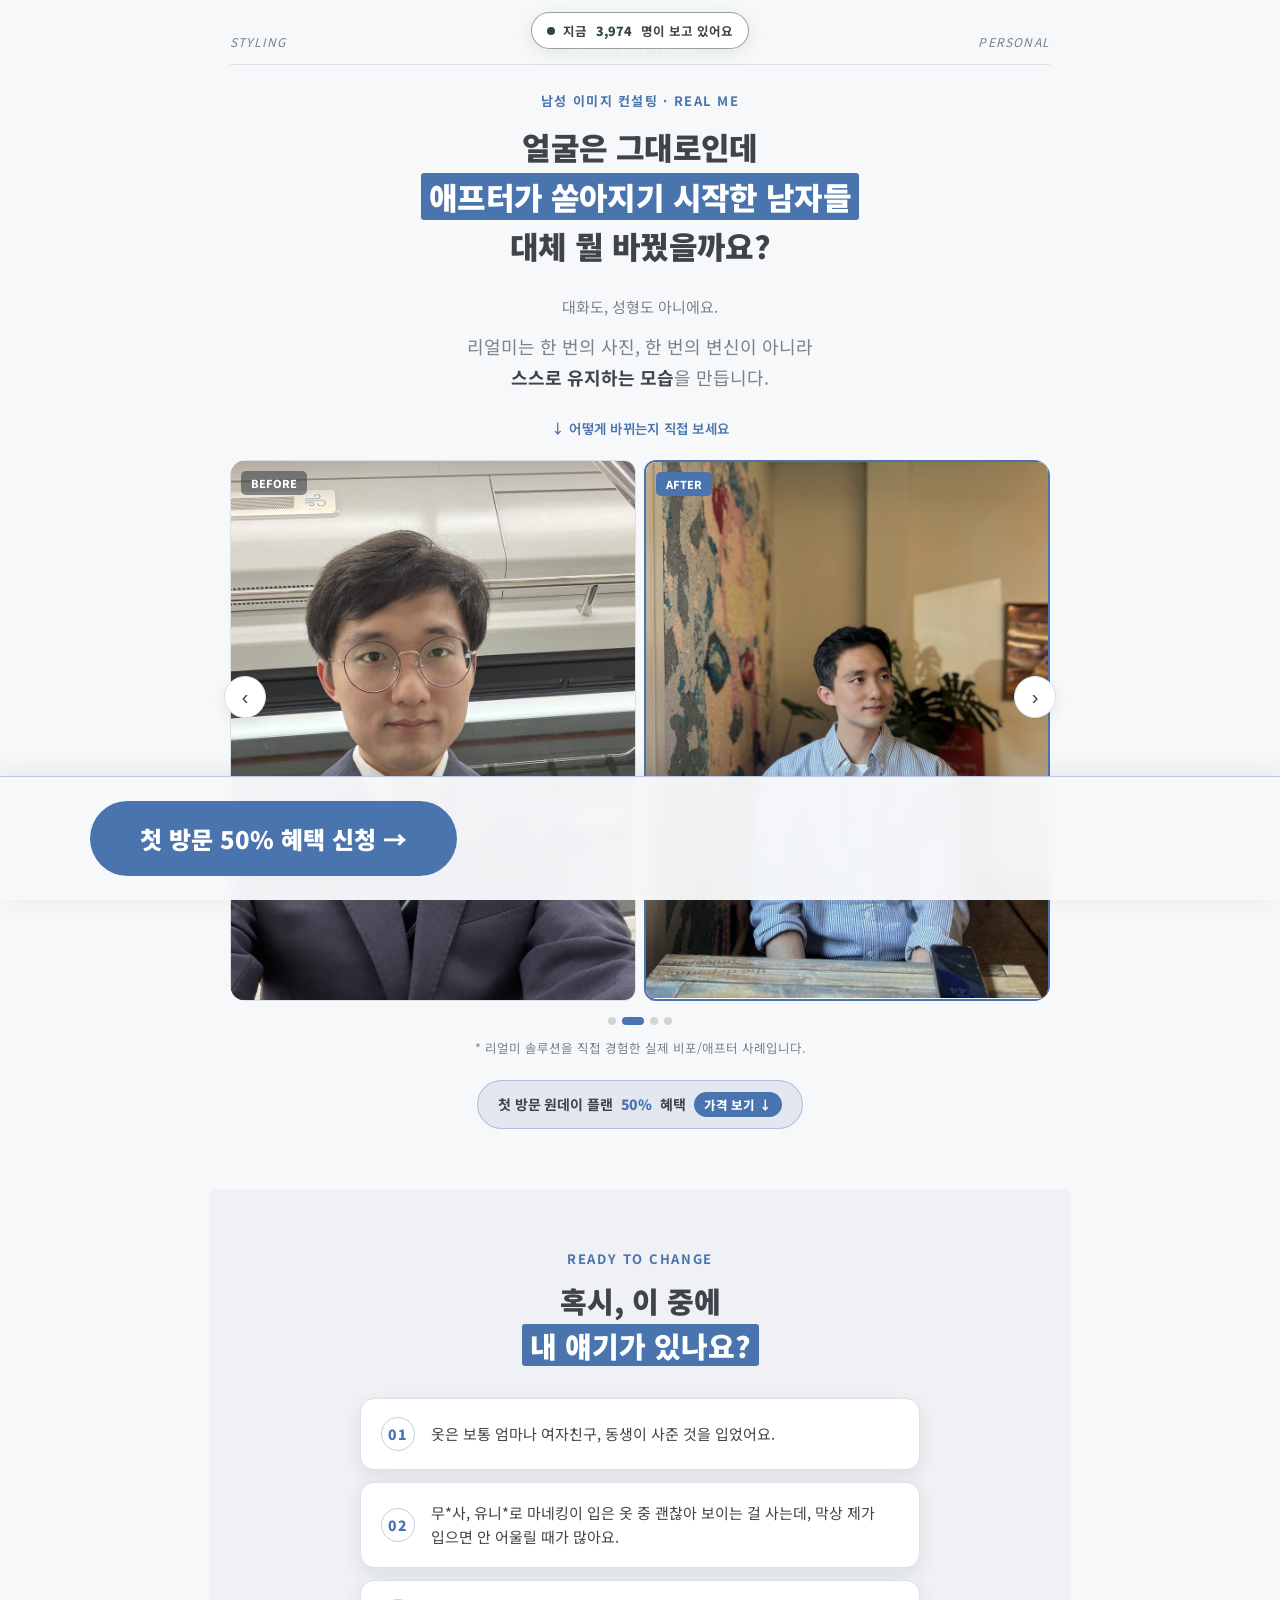
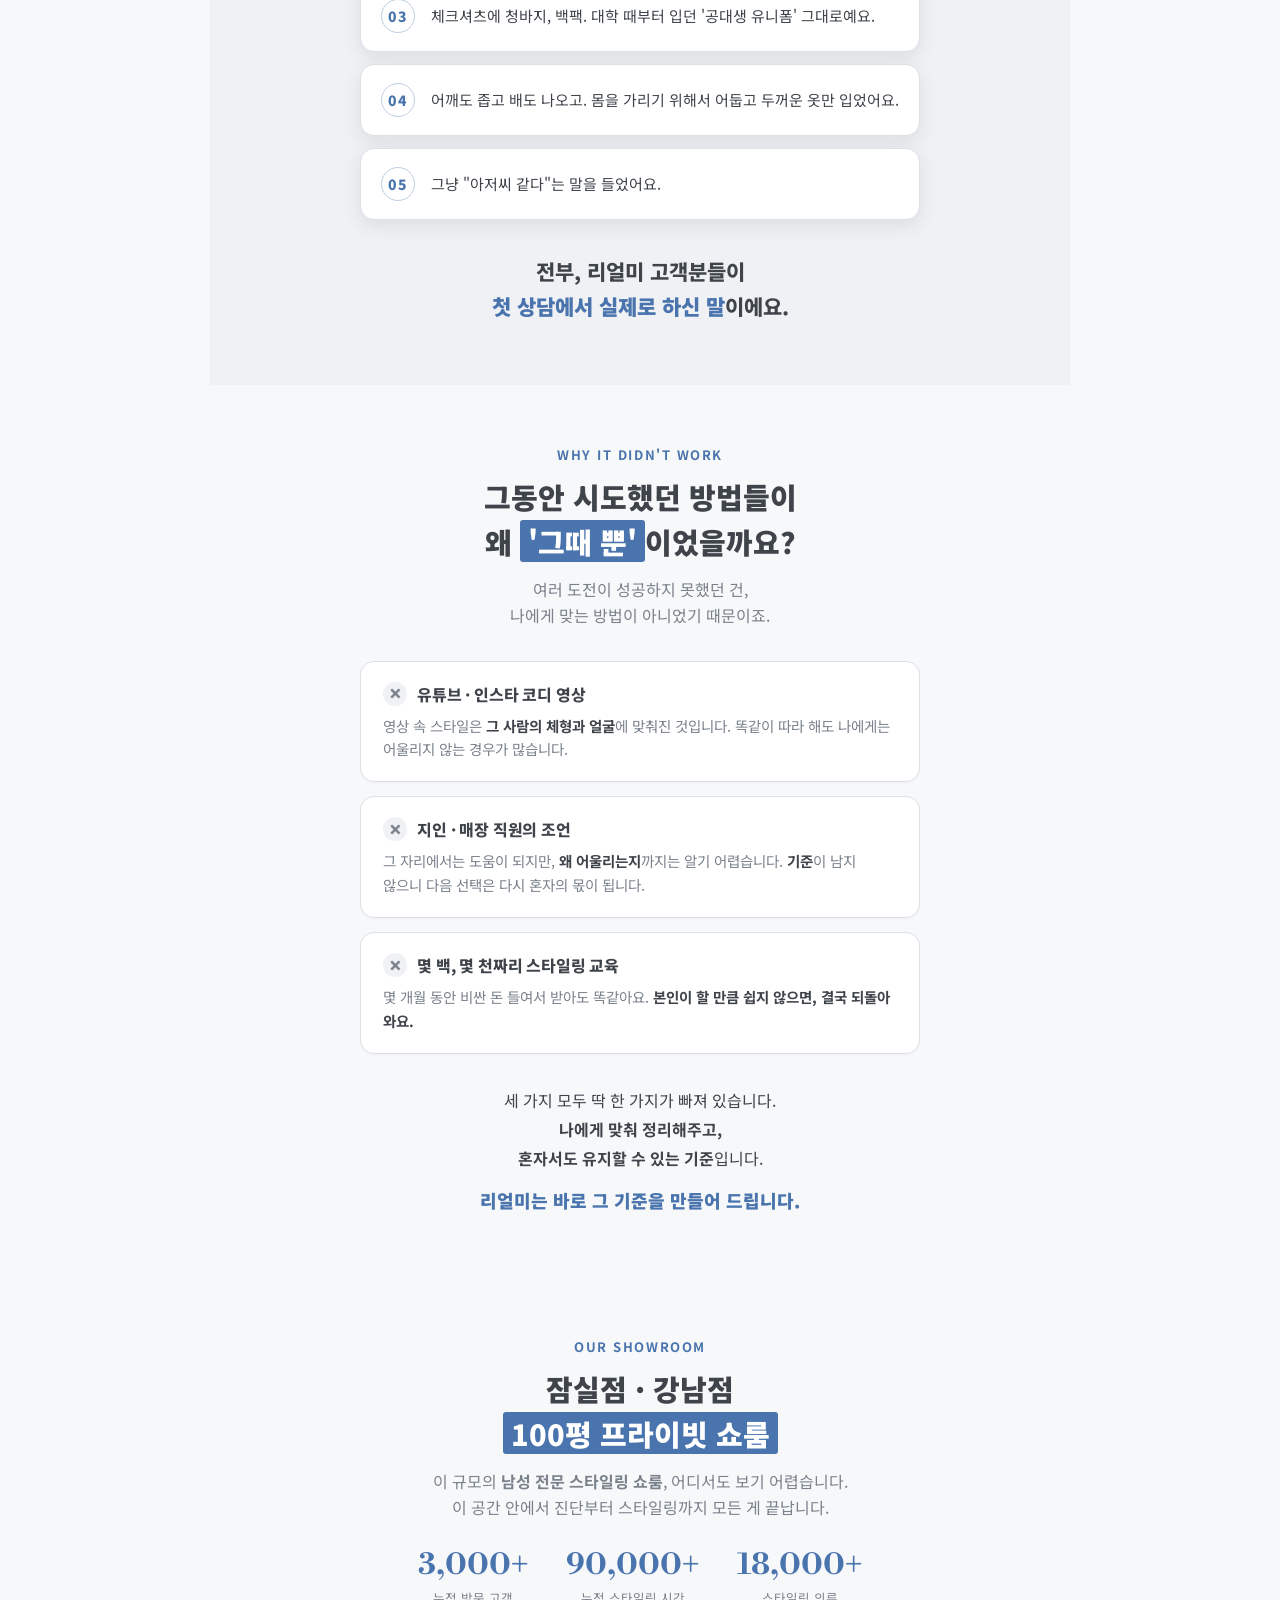
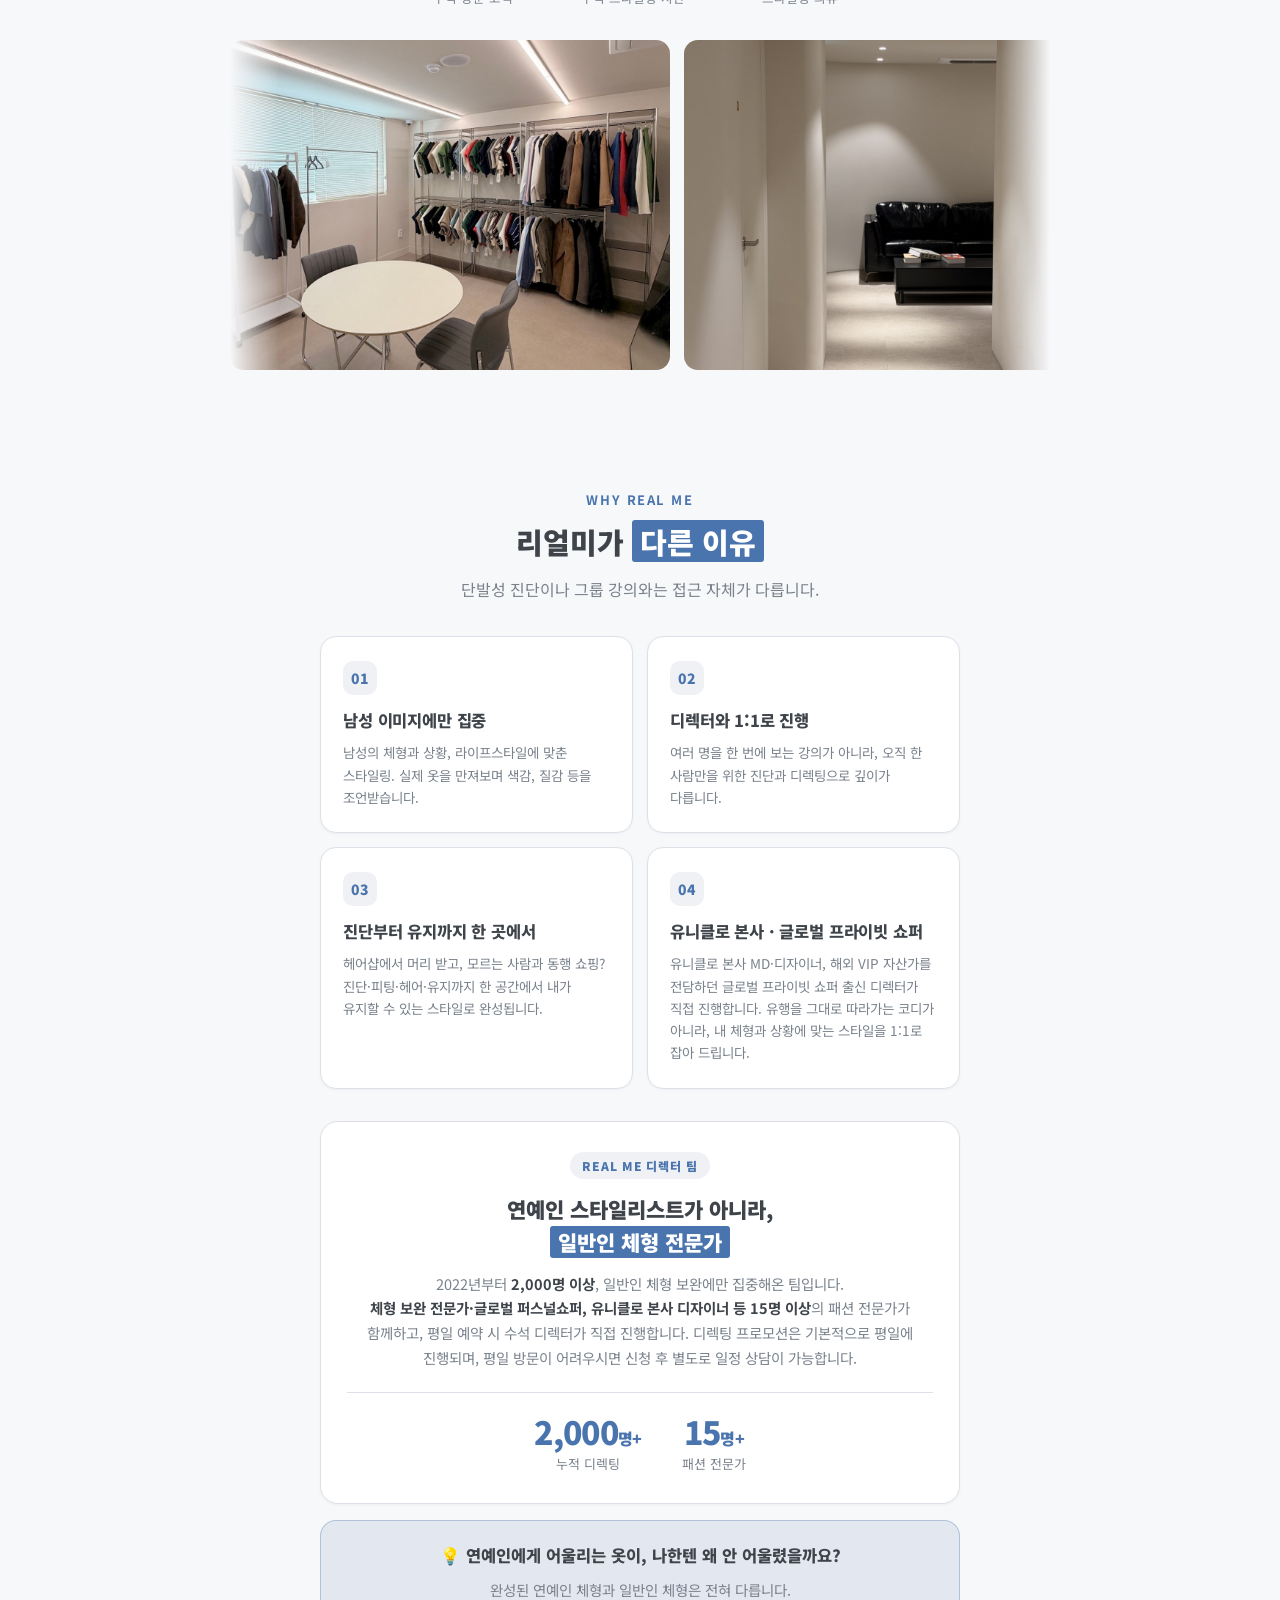
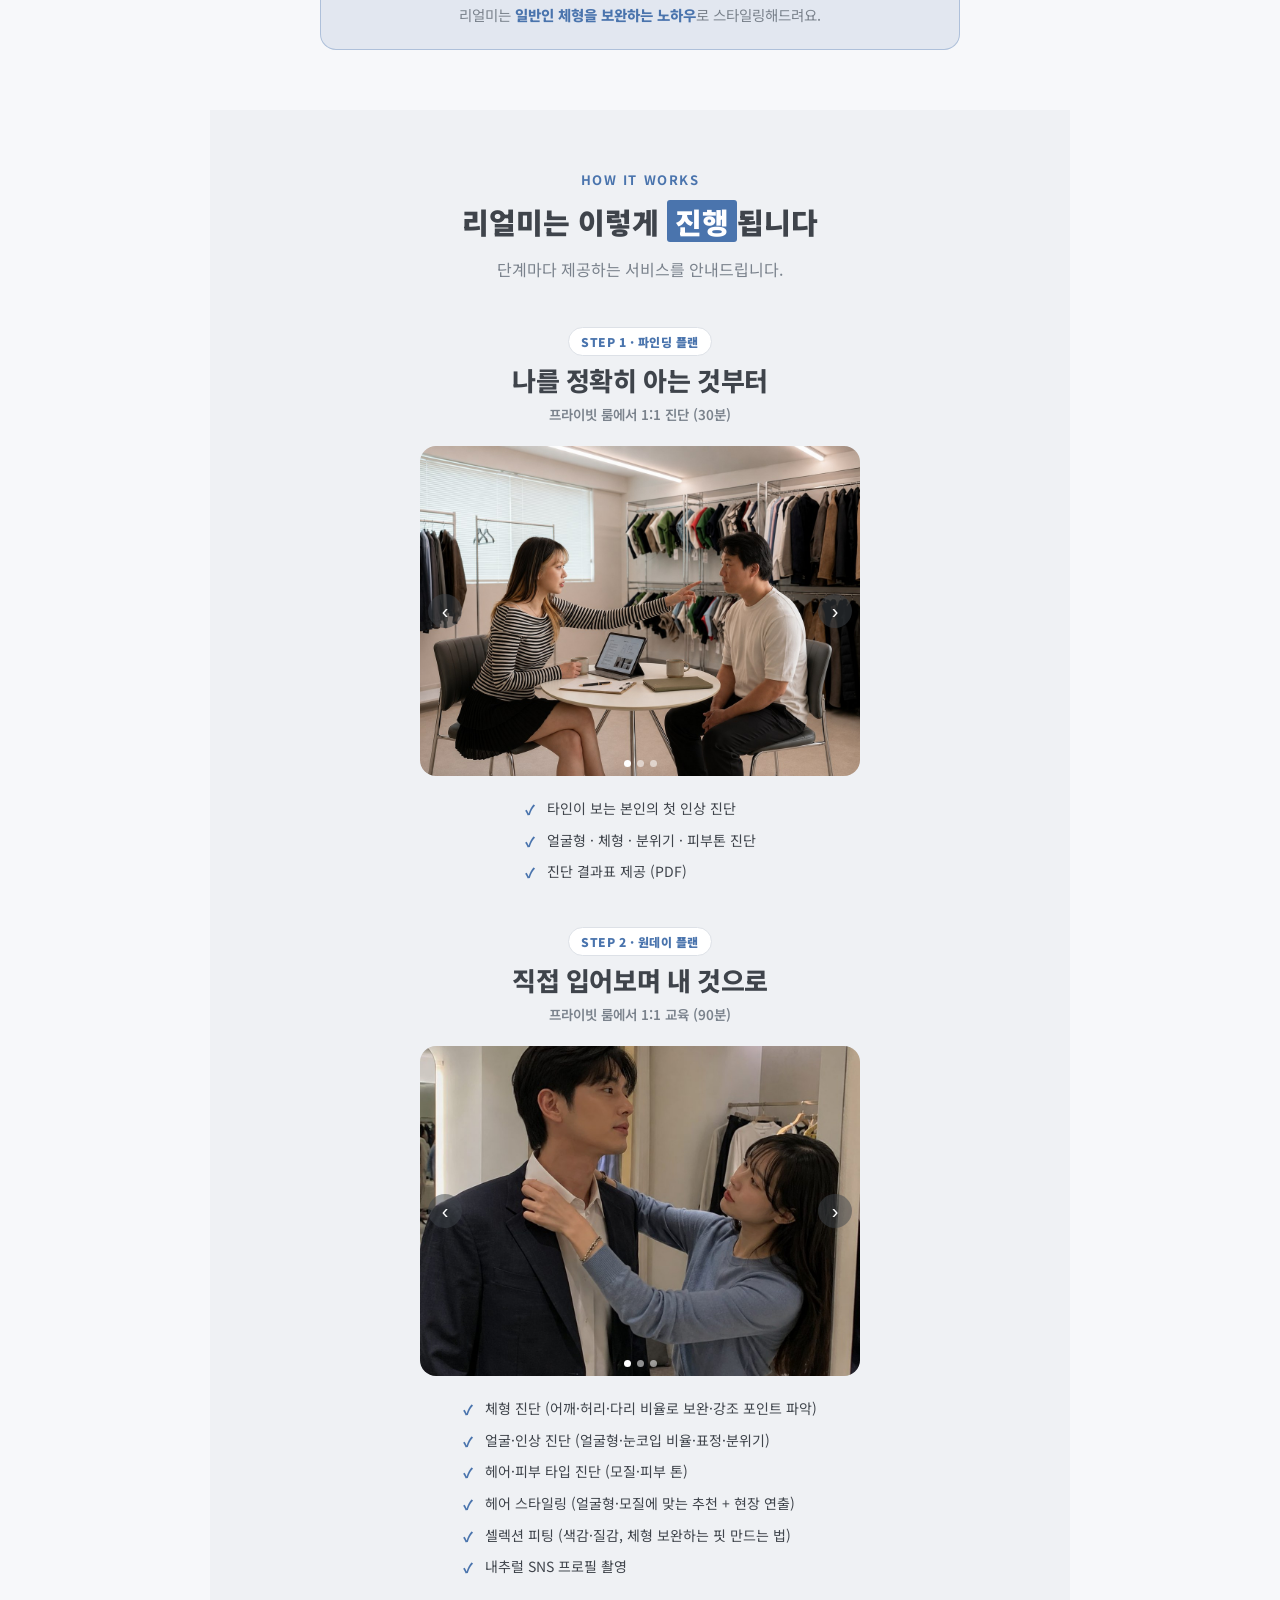
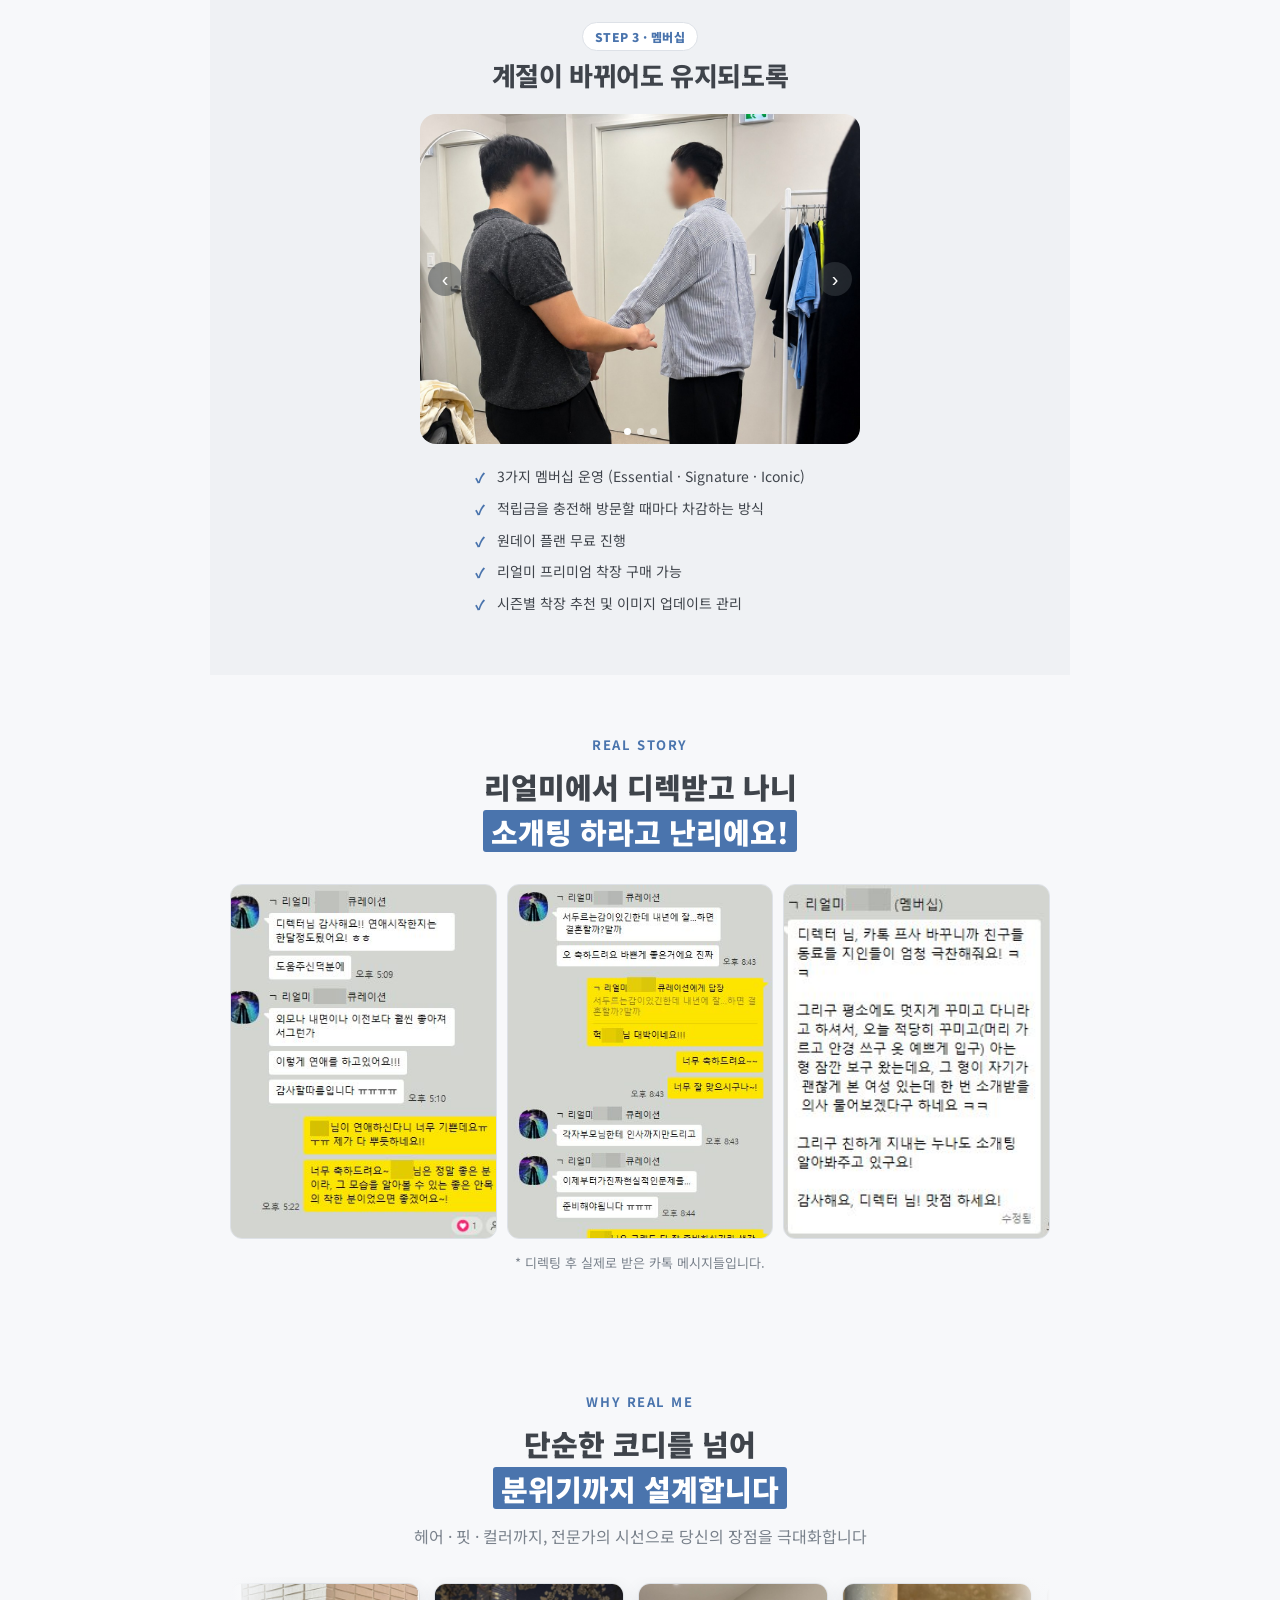
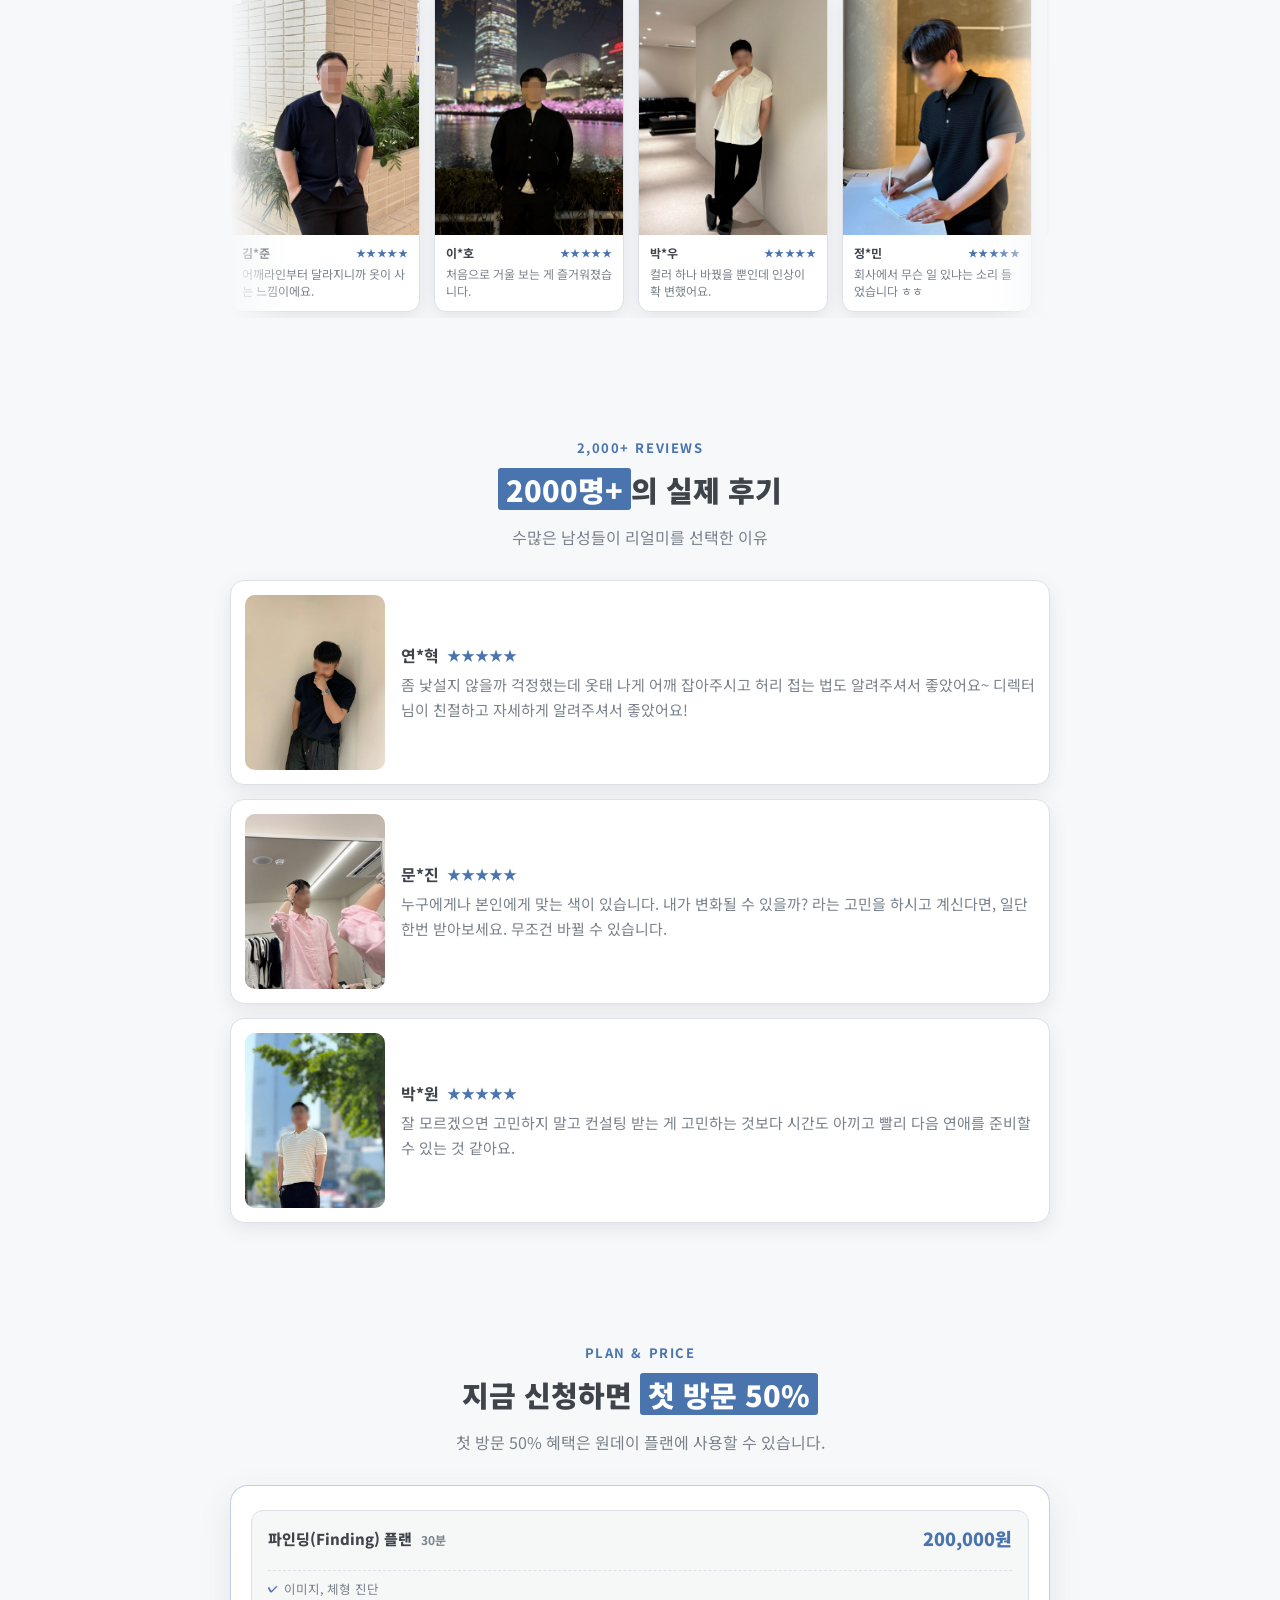
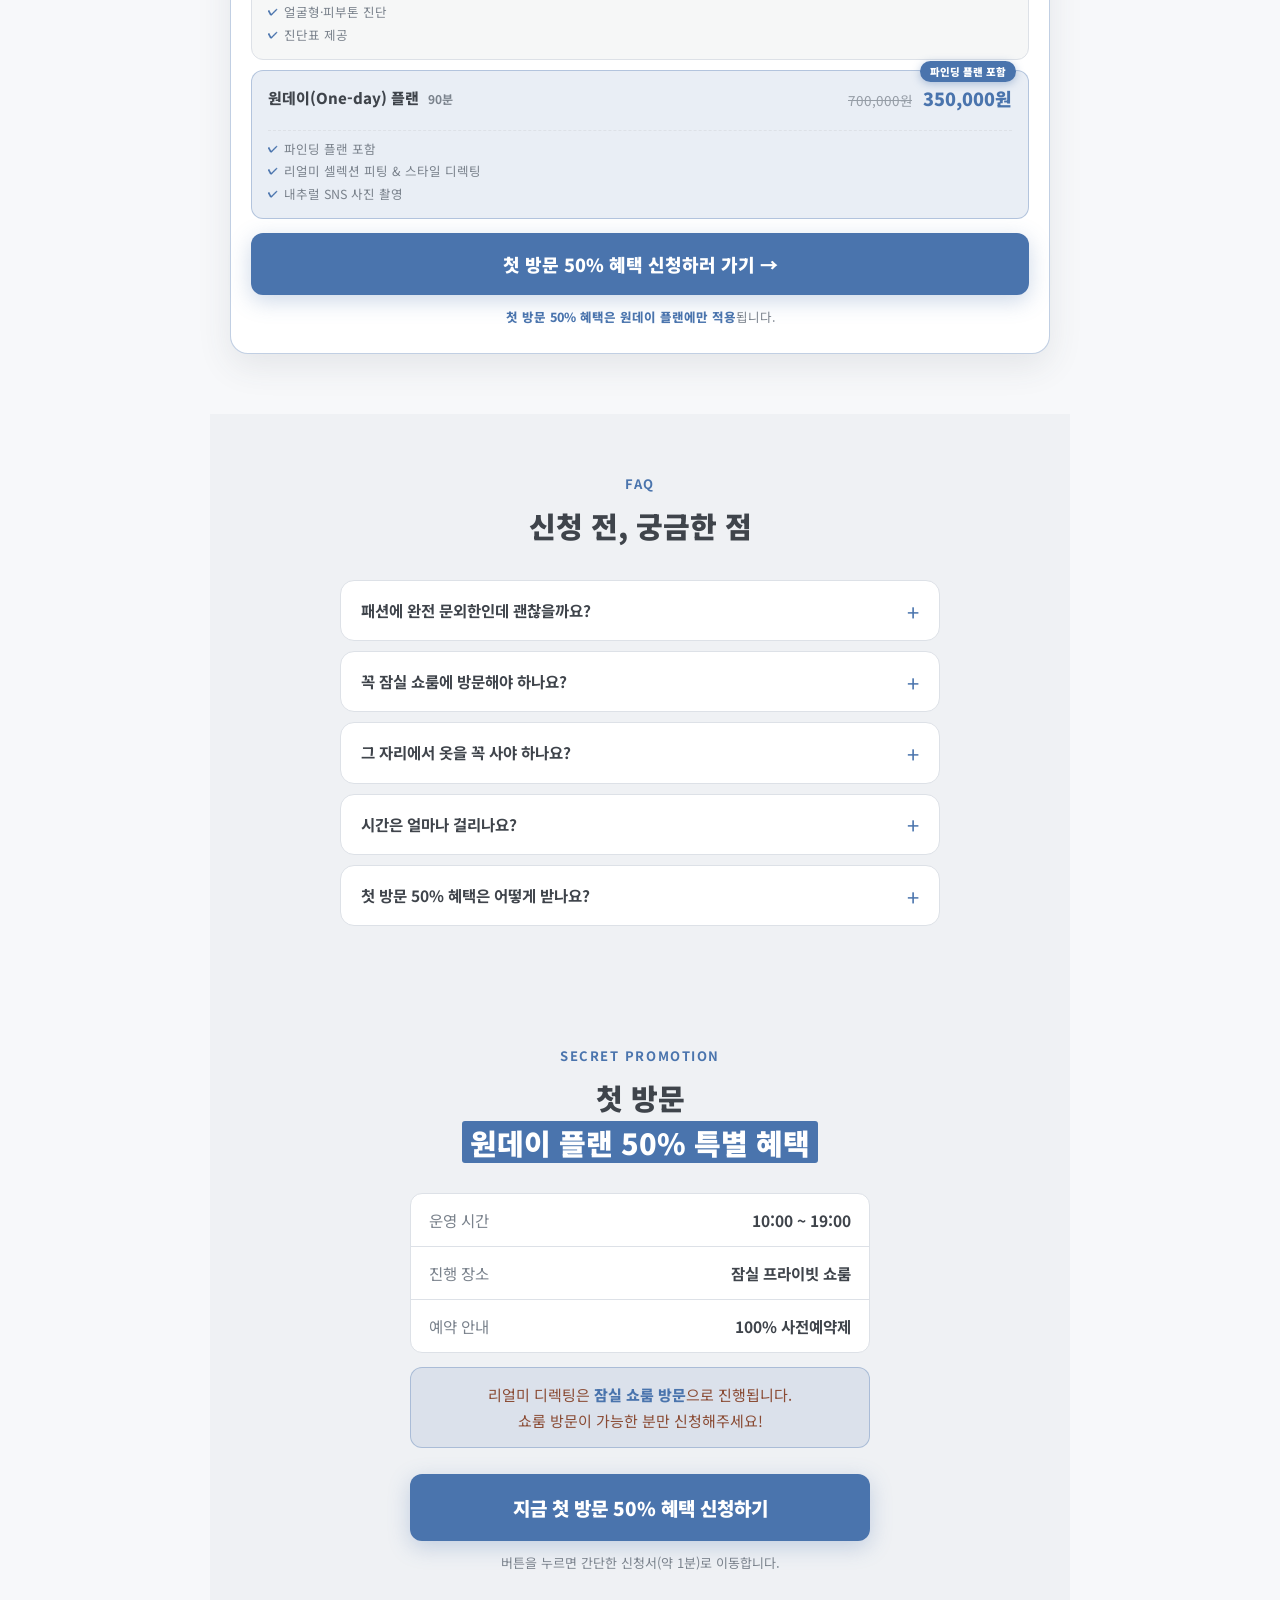
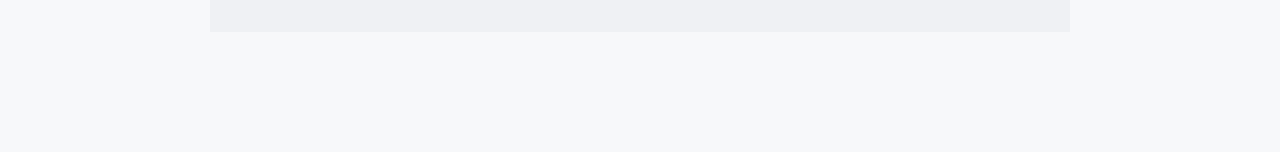
<file: index.html>
<!DOCTYPE html>
<html lang="ko">
<head>
<script>
(function () {
  // 메타 광고 UTM 매크로 미치환 처리 (2026-08-24)
  // {{ad.name}} 등이 그대로 들어오는 클릭 = 광고 리다이렉트를 안 탄 자연 유입(게시물 공유·프로필 등).
  // utm_medium=paid 는 고정 문자열이라 그대로 두면 유료 세션으로 잘못 집계된다.
  // GA4가 첫 page_view에서 쿼리스트링을 읽기 전에 URL을 바로잡아야 하므로 head 최상단에서 동기 실행.
  try {
    var url = new URL(window.location.href);
    var qs = url.searchParams;
    var MACRO = /\{\{|%7B%7B/i;
    var unresolved = [];
    qs.forEach(function (v, k) {
      if (MACRO.test(decodeURIComponent(v || ''))) unresolved.push(k);
    });
    if (!unresolved.length) return;
    unresolved.forEach(function (k) { qs.delete(k); });
    qs.set('utm_source', 'instagram');
    qs.set('utm_medium', 'social');
    qs.set('utm_campaign', 'meta_post_unresolved');
    url.search = qs.toString();
    window.history.replaceState(null, '', url.toString());
    window.__utmMacroUnresolved = true;
    window.__utmMacroFields = unresolved.join(',');
  } catch (e) { /* 절대 랜딩을 죽이지 않는다 */ }
})();
</script>
<meta charset="UTF-8" />
<meta name="viewport" content="width=device-width, initial-scale=1.0, viewport-fit=cover" />
<title>리얼미 · 첫 방문 50% 특별 혜택</title>
<meta name="description" content="남성 이미지 컨설팅 리얼미, 첫 방문 50% 특별 혜택. 원데이 플랜에 사용할 수 있습니다." />

<meta property="og:type" content="website" />
<meta property="og:title" content="리얼미 · 첫 방문 50% 특별 혜택" />
<meta property="og:description" content="남성 이미지 컨설팅 리얼미, 첫 방문 원데이 플랜 50% 특별 혜택." />
<meta property="og:url" content="https://impact-me.real-me.co.kr" />

<!-- 트래킹 ID (GTM 미사용, 단일 캠페인 랜딩) -->
<script>
  window.REALME_CONFIG = {
    GA4_ID:        "G-TYWS49LKCM",
    META_PIXEL_ID: "468864818533646"
  };
</script>
<!-- Google Analytics 4 -->
<script>
(function(){var id=window.REALME_CONFIG.GA4_ID;if(!id||id.indexOf('X')>-1)return;
var s=document.createElement('script');s.async=true;
s.src='https://www.googletagmanager.com/gtag/js?id='+id;document.head.appendChild(s);
window.dataLayer=window.dataLayer||[];function gtag(){dataLayer.push(arguments);}
window.gtag=gtag;gtag('js',new Date());gtag('config',id);})();
</script>
<!-- Meta Pixel -->
<script>
(function(){var id=window.REALME_CONFIG.META_PIXEL_ID;if(!id||id.indexOf('0000000000000000')===0)return;
!function(f,b,e,v,n,t,s){if(f.fbq)return;n=f.fbq=function(){n.callMethod?
n.callMethod.apply(n,arguments):n.queue.push(arguments)};if(!f._fbq)f._fbq=n;
n.push=n;n.loaded=!0;n.version='2.0';n.queue=[];t=b.createElement(e);t.async=!0;
t.src=v;s=b.getElementsByTagName(e)[0];s.parentNode.insertBefore(t,s)}(window,document,'script',
'https://connect.facebook.net/en_US/fbevents.js');fbq('init',id);fbq('track','PageView');})();
</script>

<link rel="preconnect" href="https://fonts.googleapis.com" />
<link rel="preconnect" href="https://fonts.gstatic.com" crossorigin />
<link href="https://fonts.googleapis.com/css2?family=Libre+Bodoni:wght@500;700&family=Noto+Sans+KR:wght@400;500;700;900&display=swap" rel="stylesheet" />
<link rel="stylesheet" href="style-ink.css?v=20260724blue" />
<style>
/* 2026-07-24 인라인 보정: 스텝(제목-사진-내용) 레이아웃 + 쇼룸 통계 스트립 + 쇼룸 사진 확대 */
.svc-head{text-align:center;}
.svc-head .svc-step{margin-bottom:6px;}
.svc-head .svc-title{font-size:26px;margin-bottom:0;}
.svc-head .svc-room{font-size:13.5px;font-weight:600;color:var(--muted);margin-top:7px;}
.svc-media{max-width:440px;margin:0 auto;}
.svc-body{width:100%;max-width:520px;margin:0 auto;}
.stats-strip{display:flex;justify-content:center;gap:38px;margin:26px auto 2px;text-align:center;}
.stats-strip .stat b{display:block;font-family:'Libre Bodoni',serif;font-size:30px;font-weight:700;color:var(--lime);line-height:1.25;}
.stats-strip .stat span{font-size:12.5px;color:var(--muted);}

.shroom-img{flex:0 0 440px;}
@media (max-width:600px){ .shroom-img{flex:0 0 320px;} }
@media (max-width:520px){
  .svc-head .svc-title{font-size:22px;}
  .svc-media{max-width:330px;}
  .stats-strip{gap:22px;}
  .stats-strip .stat b{font-size:23px;}
}
</style>
</head>
<body>
<!-- ============================================================
     ✏️  텍스트 수정 가이드 (읽고 지우지 마세요)
     ------------------------------------------------------------
     · 고쳐도 되는 것 : > 와 < 사이의 한글 글자
         예)  <h2 class="sec-title">여기 제목만 고치기</h2>
              <p>여기 설명 문장만 고치기</p>
     · 절대 건드리면 안 되는 것 : < > 안의 영어/기호 (태그·class·href 등)
     · <em>초록 강조</em>  ·  <b>진한 강조</b>  ·  <br> 는 줄바꿈
     · 섹션은 아래 번호 주석으로 찾기 :
         1히어로 2문제공감 3왜안됐나 4서비스상세 5왜리얼미
         5.5쇼룸갤러리 6카톡후기 7마퀴 8실제후기
         9플랜·가격 10FAQ 11최종CTA
     · 저장(Ctrl+S) → 브라우저 새로고침(F5) 하면 바로 반영
     ============================================================ -->
<main class="landing">

  <!-- ===== 1. 히어로 (훅 + 비포/애프터) ===== -->
  <section data-sec="disc_s01_hero" class="hero" data-reveal>
    <div class="nav-row">STYLING<img class="brand-logo" src="images/logo-white.png" alt="REAL ME">PERSONAL</div>

    <div class="hero-eyebrow">남성 이미지 컨설팅 · REAL ME</div>
    <h1 data-mark="hero_title" class="hero-title">얼굴은 그대로인데<br><em>애프터가 쏟아지기 시작한 남자들</em><br>대체 뭘 바꿨을까요?</h1>
    <p data-mark="hero_sub" class="hero-sub"><span style="display:block;font-size:15px;line-height:1.35;margin-bottom:14px;">대화도, 성형도 아니에요.</span>리얼미는 한 번의 사진, 한 번의 변신이 아니라<br><b>스스로 유지하는 모습</b>을 만듭니다.</p>

    <!-- 상단 오퍼/CTA 제거 (2026-07-21 개편): 첫 화면은 훅+비포애프터로 스크롤 유도.
         오퍼·CTA는 아래 섹션 + 스크롤 뎁스별 sticky 버튼이 담당. -->
    <div data-mark="hero_hint" class="hero-hint" aria-hidden="true">↓ 어떻게 바뀌는지 직접 보세요</div>

    <div data-mark="hero_slider" class="slider">
      <div class="slider-view">
        <div class="slider-track" id="baTrack">
          <div class="ba-slide"><div class="ba-card"><span class="ba-tag">BEFORE</span><div class="imgslot r34" data-label="ba-before-1.jpg"><img src="images/ba-before-1.jpg" alt="비포 1" onerror="this.style.display='none'"></div></div><div class="ba-card after"><span class="ba-tag a">AFTER</span><div class="imgslot r34" data-label="ba-after-1.jpg"><img src="images/ba-after-1.jpg" alt="애프터 1" onerror="this.style.display='none'"></div></div></div>
          <div class="ba-slide"><div class="ba-card"><span class="ba-tag">BEFORE</span><div class="imgslot r34" data-label="ba-before-2.jpg"><img src="images/ba-before-2.jpg" alt="비포 2" onerror="this.style.display='none'"></div></div><div class="ba-card after"><span class="ba-tag a">AFTER</span><div class="imgslot r34" data-label="ba-after-2.jpg"><img src="images/ba-after-2.jpg" alt="애프터 2" onerror="this.style.display='none'"></div></div></div>
          <div class="ba-slide"><div class="ba-card"><span class="ba-tag">BEFORE</span><div class="imgslot r34" data-label="ba-before-3.jpg"><img src="images/ba-before-3.jpg" alt="비포 3" onerror="this.style.display='none'"></div></div><div class="ba-card after"><span class="ba-tag a">AFTER</span><div class="imgslot r34" data-label="ba-after-3.jpg"><img src="images/ba-after-3.jpg" alt="애프터 3" onerror="this.style.display='none'"></div></div></div>
          <div class="ba-slide"><div class="ba-card"><span class="ba-tag">BEFORE</span><div class="imgslot r34" data-label="ba-before-4.jpg"><img src="images/ba-before-4.jpg" alt="비포 4" onerror="this.style.display='none'"></div></div><div class="ba-card after"><span class="ba-tag a">AFTER</span><div class="imgslot r34" data-label="ba-after-4.jpg"><img src="images/ba-after-4.jpg" alt="애프터 4" onerror="this.style.display='none'"></div></div></div>
        </div>
      </div>
      <button class="slider-btn prev" id="baPrev" aria-label="이전">‹</button>
      <button class="slider-btn next" id="baNext" aria-label="다음">›</button>
      <div class="slider-dots" id="baDots"></div>
    </div>

    <p class="slider-caption">* 리얼미 솔루션을 직접 경험한 실제 비포/애프터 사례입니다.</p>
    <a href="#plans" class="hero-offer-pill">첫 방문 원데이 플랜 <b>50%</b> 혜택 <span class="hop-go">가격 보기 ↓</span></a>
  </section>

  <!-- ===== 2. 문제 공감 (Pain) ===== -->
  <section data-sec="disc_s02_pain" class="pain" data-reveal>
    <div class="eyebrow">READY TO CHANGE</div>
    <h2 class="sec-title">혹시, 이 중에<br><em>내 얘기가 있나요?</em></h2>
    <div class="pain-list">
      <div class="pain-card"><span class="pain-no">01</span><p>옷은 보통 엄마나 여자친구, 동생이 사준 것을 입었어요.</p></div>
      <div class="pain-card"><span class="pain-no">02</span><p>무*사, 유니*로 마네킹이 입은 옷 중 괜찮아 보이는 걸 사는데, 막상 제가 입으면 안 어울릴 때가 많아요.</p></div>
      <div class="pain-card"><span class="pain-no">03</span><p>체크셔츠에 청바지, 백팩. 대학 때부터 입던 '공대생 유니폼' 그대로예요.</p></div>
      <div class="pain-card"><span class="pain-no">04</span><p>어깨도 좁고 배도 나오고. 몸을 가리기 위해서 어둡고 두꺼운 옷만 입었어요.</p></div>
      <div class="pain-card"><span class="pain-no">05</span><p>그냥 "아저씨 같다"는 말을 들었어요.</p></div>
    </div>
    <p class="pain-close">전부, 리얼미 고객분들이<br><em>첫 상담에서 실제로 하신 말</em>이에요.</p>
  </section>

  <!-- ===== 3. 그동안 왜 안 됐을까 (기존 방법의 한계) ===== -->
  <section data-sec="disc_s03_whyfail" class="whyfail" data-reveal>
    <div class="eyebrow">WHY IT DIDN'T WORK</div>
    <h2 class="sec-title">그동안 시도했던 방법들이<br>왜 <em>'그때 뿐'</em>이었을까요?</h2>
    <p class="sec-sub">여러 도전이 성공하지 못했던 건,<br>나에게 맞는 방법이 아니었기 때문이죠.</p>
    <div class="whyfail-list">
      <div class="whyfail-card">
        <div class="wf-head"><span class="wf-x">✕</span><b>유튜브 · 인스타 코디 영상</b></div>
        <p>영상 속 스타일은 <b>그 사람의 체형과 얼굴</b>에 맞춰진 것입니다. 똑같이 따라 해도 나에게는 어울리지 않는 경우가 많습니다.</p>
      </div>
      <div class="whyfail-card">
        <div class="wf-head"><span class="wf-x">✕</span><b>지인 · 매장 직원의 조언</b></div>
        <p>그 자리에서는 도움이 되지만, <b>왜 어울리는지</b>까지는 알기 어렵습니다. <b>기준</b>이 남지 않으니 다음 선택은 다시 혼자의 몫이 됩니다.</p>
      </div>
      <div class="whyfail-card">
        <div class="wf-head"><span class="wf-x">✕</span><b>몇 백, 몇 천짜리 스타일링 교육</b></div>
        <p>몇 개월 동안 비싼 돈 들여서 받아도 똑같아요. <b>본인이 할 만큼 쉽지 않으면, 결국 되돌아 와요.</b></p>
      </div>
    </div>
    <p class="whyfail-close">세 가지 모두 딱 한 가지가 빠져 있습니다.<br><b>나에게 맞춰 정리해주고, <br>혼자서도 유지할 수 있는 기준</b>입니다.<br><b class="wf-punch">리얼미는 바로 그 기준을 만들어 드립니다.</b></p>
  </section>

  <!-- ===== 5.5 쇼룸 갤러리 (자동 흐름) =====
       사진은 images/showroom-1.jpg ~ showroom-10.jpg (4:3 권장). JS가 자동 복제해 끊김 없이 흐름. -->
  <section data-sec="disc_s04_showroom" class="showroom" data-reveal>
    <div class="eyebrow">OUR SHOWROOM</div>
    <h2 class="sec-title">잠실점 · 강남점<br><em>100평 프라이빗 쇼룸</em></h2>
    <p class="sec-sub">이 규모의 <b>남성 전문 스타일링 쇼룸</b>, 어디서도 보기 어렵습니다.<br>이 공간 안에서 진단부터 스타일링까지 모든 게 끝납니다.</p>
    <div class="stats-strip">
      <div class="stat"><b>3,000+</b><span>누적 방문 고객</span></div>
      <div class="stat"><b>90,000+</b><span>누적 스타일링 시간</span></div>
      <div class="stat"><b>18,000+</b><span>스타일링 의류</span></div>
    </div>
    <div class="shroom-marquee">
      <div class="shroom-track" id="shroomTrack">
        <div class="imgslot r43 shroom-img" data-label="showroom-1.jpg"><img src="images/showroom-1.jpg" alt="리얼미 쇼룸 1" onerror="this.style.display='none'"></div>
        <div class="imgslot r43 shroom-img" data-label="showroom-2.jpg"><img src="images/showroom-2.jpg" alt="리얼미 쇼룸 2" onerror="this.style.display='none'"></div>
        <div class="imgslot r43 shroom-img" data-label="showroom-3.jpg"><img src="images/showroom-3.jpg" alt="리얼미 쇼룸 3" onerror="this.style.display='none'"></div>
        <div class="imgslot r43 shroom-img" data-label="showroom-4.jpg"><img src="images/showroom-4.jpg" alt="리얼미 쇼룸 4" onerror="this.style.display='none'"></div>
        <div class="imgslot r43 shroom-img" data-label="showroom-5.jpg"><img src="images/showroom-5.jpg" alt="리얼미 쇼룸 5" onerror="this.style.display='none'"></div>
        <div class="imgslot r43 shroom-img" data-label="showroom-6.jpg"><img src="images/showroom-6.jpg" alt="리얼미 쇼룸 6" onerror="this.style.display='none'"></div>
        <div class="imgslot r43 shroom-img" data-label="showroom-7.jpg"><img src="images/showroom-7.jpg" alt="리얼미 쇼룸 7" onerror="this.style.display='none'"></div>
        <div class="imgslot r43 shroom-img" data-label="showroom-8.jpg"><img src="images/showroom-8.jpg" alt="리얼미 쇼룸 8" onerror="this.style.display='none'"></div>
      </div>
    </div>
  </section>

  <!-- ===== 5. 왜 리얼미인가 (차별점) ===== -->
  <section data-sec="disc_s05_whyus" class="whyus" data-reveal>
    <div class="eyebrow">WHY REAL ME</div>
    <h2 class="sec-title">리얼미가 <em>다른 이유</em></h2>
    <p class="sec-sub">단발성 진단이나 그룹 강의와는 접근 자체가 다릅니다.</p>
    <div class="whyus-grid">
      <div class="whyus-card">
        <span class="whyus-ico">01</span>
        <h3>남성 이미지에만 집중</h3>
        <p>남성의 체형과 상황, 라이프스타일에 맞춘 스타일링. 실제 옷을 만져보며 색감, 질감 등을 조언받습니다. </p>
      </div>
      <div class="whyus-card">
        <span class="whyus-ico">02</span>
        <h3>디렉터와 1:1로 진행</h3>
        <p>여러 명을 한 번에 보는 강의가 아니라, 오직 한 사람만을 위한 진단과 디렉팅으로 깊이가 다릅니다.</p>
      </div>
      <div class="whyus-card">
        <span class="whyus-ico">03</span>
        <h3>진단부터 유지까지 한 곳에서</h3>
        <p>헤어샵에서 머리 받고, 모르는 사람과 동행 쇼핑? 진단·피팅·헤어·유지까지 한 공간에서 내가 유지할 수 있는 스타일로 완성됩니다.</p>
      </div>
      <div class="whyus-card">
        <span class="whyus-ico">04</span>
        <h3>유니클로 본사 · 글로벌 프라이빗 쇼퍼</h3>
        <p>유니클로 본사 MD·디자이너, 해외 VIP 자산가를 전담하던 글로벌 프라이빗 쇼퍼 출신 디렉터가 직접 진행합니다. 유행을 그대로 따라가는 코디가 아니라, 내 체형과 상황에 맞는 스타일을 1:1로 잡아 드립니다.</p>
      </div>
    </div>

    <!-- 디렉터 팀 credential -->
    <div class="team-panel">
      <span class="team-eyebrow">REAL ME 디렉터 팀</span>
      <h3 class="team-title">연예인 스타일리스트가 아니라,<br><em>일반인 체형 전문가</em></h3>
      <p class="team-desc">2022년부터 <b>2,000명 이상</b>, 일반인 체형 보완에만 집중해온 팀입니다. <br><b>체형 보완 전문가·글로벌 퍼스널쇼퍼, 유니클로 본사 디자이너 등 15명 이상</b>의 패션 전문가가 함께하고, 평일 예약 시 수석 디렉터가 직접 진행합니다. 디렉팅 프로모션은 기본적으로 평일에 진행되며, 평일 방문이 어려우시면 신청 후 별도로 일정 상담이 가능합니다.</p>
      <div class="team-stats">
        <div class="team-stat"><b>2,000<span>명+</span></b><p>누적 디렉팅</p></div>
        <div class="team-stat"><b>15<span>명+</span></b><p>패션 전문가</p></div>
      </div>
    </div>

    <!-- 인사이트 콜아웃 -->
    <div class="insight-box">
      <p class="insight-q">💡 연예인에게 어울리는 옷이, 나한텐 왜 안 어울렸을까요?</p>
      <p class="insight-a">완성된 연예인 체형과 일반인 체형은 전혀 다릅니다. <br>리얼미는 <b>일반인 체형을 보완하는 노하우</b>로 스타일링해드려요.</p>
    </div>
  </section>

  <!-- ===== 4. 서비스 상세 (진단·디렉팅·유지 단계별) =====
       ※ 기존 '솔루션 / 유지철학 / 진행단계' 3개 섹션을 하나로 합친 상세 버전.
          각 STEP 이미지는 images/service-1~3.jpg 로 넣으면 됩니다. -->
  <section data-sec="disc_s06_service" class="service" data-reveal>
    <div class="eyebrow">HOW IT WORKS</div>
    <h2 class="sec-title">리얼미는 이렇게 <em>진행</em>됩니다</h2>
    <p class="sec-sub">단계마다 제공하는 서비스를 안내드립니다.</p>

    <!-- STEP 1 · 파인딩 -->
    <div class="svc-block">
            <div class="svc-head">
        <span class="svc-step">STEP 1 · 파인딩 플랜</span>
        <h3 class="svc-title">나를 정확히 아는 것부터</h3>
        <p class="svc-room">프라이빗 룸에서 1:1 진단 (30분)</p>
      </div>
      <div class="svc-media">
        <div class="svc-carousel">
          <div class="svc-ctrack">
            <div class="svc-slide imgslot r43" data-label="service-1-1.jpg"><img src="images/service-1-1.jpg" alt="파인딩 진단 1" onerror="this.style.display='none'"></div>
            <div class="svc-slide imgslot r43" data-label="service-1-2.jpg"><img src="images/service-1-2.jpg" alt="파인딩 진단 2" onerror="this.style.display='none'"></div>
            <div class="svc-slide imgslot r43" data-label="service-1-3.jpg"><img src="images/service-1-3.jpg" alt="파인딩 진단 3" onerror="this.style.display='none'"></div>
          </div>
          <button class="svc-nav prev" aria-label="이전">‹</button>
          <button class="svc-nav next" aria-label="다음">›</button>
          <div class="svc-dots"></div>
        </div>
      </div>
      <div class="svc-body">
          <ul class="svc-list">
          <li>타인이 보는 본인의 첫 인상 진단</li>
          <li>얼굴형 · 체형 · 분위기 · 피부톤 진단</li>
          <li>진단 결과표 제공 (PDF)</li>
        </ul>
      </div>
    </div>

    <!-- STEP 2 · 원데이 -->
    <div class="svc-block reverse">
            <div class="svc-head">
        <span class="svc-step">STEP 2 · 원데이 플랜</span>
        <h3 class="svc-title">직접 입어보며 내 것으로</h3>
        <p class="svc-room">프라이빗 룸에서 1:1 교육 (90분)</p>
      </div>
      <div class="svc-media">
        <div class="svc-carousel">
          <div class="svc-ctrack">
            <div class="svc-slide imgslot r43" data-label="service-2-1.jpg"><img src="images/service-2-1.jpg" alt="원데이 디렉팅 1" onerror="this.style.display='none'"></div>
            <div class="svc-slide imgslot r43" data-label="service-2-2.jpg"><img src="images/service-2-2.jpg" alt="원데이 디렉팅 2" onerror="this.style.display='none'"></div>
            <div class="svc-slide imgslot r43" data-label="service-2-3.jpg"><img src="images/service-2-3.jpg" alt="원데이 디렉팅 3" onerror="this.style.display='none'"></div>
          </div>
          <button class="svc-nav prev" aria-label="이전">‹</button>
          <button class="svc-nav next" aria-label="다음">›</button>
          <div class="svc-dots"></div>
        </div>
      </div>
      <div class="svc-body">
                <ul class="svc-list">
          <li>체형 진단 (어깨·허리·다리 비율로 보완·강조 포인트 파악)</li>
          <li>얼굴·인상 진단 (얼굴형·눈코입 비율·표정·분위기)</li>
          <li>헤어·피부 타입 진단 (모질·피부 톤)</li>
          <li>헤어 스타일링 (얼굴형·모질에 맞는 추천 + 현장 연출)</li>
          <li>셀렉션 피팅 (색감·질감, 체형 보완하는 핏 만드는 법)</li>
          <li>내추럴 SNS 프로필 촬영</li>
        </ul>
      </div>
    </div>

    <!-- STEP 3 · 멤버십 -->
    <div class="svc-block">
            <div class="svc-head">
        <span class="svc-step">STEP 3 · 멤버십</span>
        <h3 class="svc-title">계절이 바뀌어도 유지되도록</h3>
      </div>
      <div class="svc-media">
        <div class="svc-carousel">
          <div class="svc-ctrack">
            <div class="svc-slide imgslot r43" data-label="service-3-1.jpg"><img src="images/service-3-1.jpg" alt="멤버십 1" onerror="this.style.display='none'"></div>
            <div class="svc-slide imgslot r43" data-label="service-3-2.jpg"><img src="images/service-3-2.jpg" alt="멤버십 2" onerror="this.style.display='none'"></div>
            <div class="svc-slide imgslot r43" data-label="service-3-3.jpg"><img src="images/service-3-3.jpg" alt="멤버십 3" onerror="this.style.display='none'"></div>
          </div>
          <button class="svc-nav prev" aria-label="이전">‹</button>
          <button class="svc-nav next" aria-label="다음">›</button>
          <div class="svc-dots"></div>
        </div>
      </div>
      <div class="svc-body">
          <ul class="svc-list">
	  <li>3가지 멤버십 운영 (Essential · Signature · Iconic)</li>
          <li>적립금을 충전해 방문할 때마다 차감하는 방식</li>
          <li>원데이 플랜 무료 진행</li>
          <li>리얼미 프리미엄 착장 구매 가능</li>
          <li>시즌별 착장 추천 및 이미지 업데이트 관리</li>
               </ul>
      </div>
    </div>
  </section>

  <!-- ===== 6. 카톡 후기 (증거) ===== -->
  <section data-sec="disc_s07_review_kakao" class="reviews-kakao" data-reveal>
    <div class="eyebrow">REAL STORY</div>
    <h2 class="sec-title">리얼미에서 디렉받고 나니<br><em>소개팅 하라고 난리에요!</em></h2>
    <div class="kakao-grid">
      <div class="imgslot r-free" data-label="kakao-1.jpg"><img src="images/kakao-1.jpg" alt="카톡 후기 1" onerror="this.style.display='none'"></div>
      <div class="imgslot r-free" data-label="kakao-2.jpg"><img src="images/kakao-2.jpg" alt="카톡 후기 2" onerror="this.style.display='none'"></div>
      <div class="imgslot r-free" data-label="kakao-3.jpg"><img src="images/kakao-3.jpg" alt="카톡 후기 3" onerror="this.style.display='none'"></div>
    </div>
    <p class="kakao-more">* 디렉팅 후 실제로 받은 카톡 메시지들입니다.</p>
  </section>

  <!-- ===== 7. 인물 사진 마퀴 (증거) ===== -->
  <section data-sec="disc_s08_lookbook" class="lookbook" data-reveal>
    <div class="eyebrow">WHY REAL ME</div>
    <h2 class="sec-title">단순한 코디를 넘어<br><em>분위기까지 설계합니다</em></h2>
    <p class="sec-sub">헤어 · 핏 · 컬러까지, 전문가의 시선으로 당신의 장점을 극대화합니다</p>
    <div class="marquee">
      <div class="marquee-track" id="lookTrack"></div>
    </div>
  </section>

  <!-- ===== 8. 실제 후기 (증거) ===== -->
  <section data-sec="disc_s09_review_text" class="reviews-text" data-reveal>
    <div class="eyebrow">2,000+ REVIEWS</div>
    <h2 class="sec-title"><em>2000명+</em>의 실제 후기</h2>
    <p class="sec-sub">수많은 남성들이 리얼미를 선택한 이유</p>
    <div class="rv-list">
      <div class="rv-item">
        <div class="imgslot r-sq" data-label="review-1.jpg"><img src="images/review-1.jpg" alt="후기 사진 1" onerror="this.style.display='none'"></div>
        <div class="rv-text"><div class="rv-top"><b>연*혁</b><span class="stars">★★★★★</span></div><p>좀 낯설지 않을까 걱정했는데 옷태 나게 어깨 잡아주시고 허리 접는 법도 알려주셔서 좋았어요~ 디렉터님이 친절하고 자세하게 알려주셔서 좋았어요!</p></div>
      </div>
      <div class="rv-item">
        <div class="imgslot r-sq" data-label="review-2.jpg"><img src="images/review-2.jpg" alt="후기 사진 2" onerror="this.style.display='none'"></div>
        <div class="rv-text"><div class="rv-top"><b>문*진</b><span class="stars">★★★★★</span></div><p>누구에게나 본인에게 맞는 색이 있습니다. 내가 변화될 수 있을까? 라는 고민을 하시고 계신다면, 일단 한번 받아보세요. 무조건 바뀔 수 있습니다.</p></div>
      </div>
      <div class="rv-item">
        <div class="imgslot r-sq" data-label="review-3.jpg"><img src="images/review-3.jpg" alt="후기 사진 3" onerror="this.style.display='none'"></div>
        <div class="rv-text"><div class="rv-top"><b>박*원</b><span class="stars">★★★★★</span></div><p>잘 모르겠으면 고민하지 말고 컨설팅 받는 게 고민하는 것보다 시간도 아끼고 빨리 다음 연애를 준비할 수 있는 것 같아요.</p></div>
      </div>
    </div>
  </section>


  <!-- ===== 9. 플랜 · 가격 (히어로에서 이동) ===== -->
  <section data-sec="disc_s10_plans" class="plans-sec" id="plans" data-reveal>
    <div class="eyebrow">PLAN &amp; PRICE</div>
    <h2 class="sec-title">지금 신청하면 <em>첫 방문 50%</em></h2>
    <p class="sec-sub">첫 방문 50% 혜택은 원데이 플랜에 사용할 수 있습니다.</p>
    <div class="offer" id="offer">
      <div class="offer-plans">
        <div class="offer-plan">
          <div class="op-name">파인딩(Finding) 플랜 <span>30분</span></div>
          <div class="op-price"><b>200,000원</b></div>
          <ul class="op-desc">
            <li>이미지, 체형 진단</li>
            <li>얼굴형·피부톤 진단</li>
            <li>진단표 제공</li>
          </ul>
        </div>
        <div class="offer-plan hot">
          <div class="op-badge">파인딩 플랜 포함</div>
          <div class="op-name">원데이(One-day) 플랜 <span>90분</span></div>
          <div class="op-price"><s>700,000원</s> <b>350,000원</b></div>
          <ul class="op-desc">
            <li>파인딩 플랜 포함</li>
            <li>리얼미 셀렉션 피팅 &amp; 스타일 디렉팅</li>
            <li>내추럴 SNS 사진 촬영</li>
          </ul>
        </div>
      </div>
      <a href="#" class="offer-cta js-typeform" data-cta="offer">첫 방문 50% 혜택 신청하러 가기 →</a>
      <p class="offer-note"><b>첫 방문 50% 혜택은 원데이 플랜에만 적용</b>됩니다.<br></p>
    </div>
  </section>

  <!-- ===== 10. 자주 묻는 질문 (FAQ) ===== -->
  <section data-sec="disc_s11_faq" class="faq" data-reveal>
    <div class="eyebrow">FAQ</div>
    <h2 class="sec-title">신청 전, 궁금한 점</h2>
    <div class="faq-list">
      <details class="faq-item">
        <summary>패션에 완전 문외한인데 괜찮을까요?</summary>
        <p>오히려 그런 분들을 위한 서비스입니다. 기준이 없던 분일수록 변화의 폭이 큽니다. 아무것도 몰라도 디렉터가 처음부터 하나씩 잡아 드립니다.</p>
      </details>
      <details class="faq-item">
        <summary>꼭 잠실 쇼룸에 방문해야 하나요?</summary>
        <p>네. 대면 진단과 직접 입어보는 피팅이 핵심이라 방문이 필요합니다. 100% 사전예약제로 운영되며, 쇼룸 방문이 가능한 분만 신청해주세요.</p>
      </details>
      <details class="faq-item">
        <summary>그 자리에서 옷을 꼭 사야 하나요?</summary>
        <p>강매는 없습니다. 입어본 옷이 마음에 들면 구매할 수 있고, 구매하지 않아도 진단 결과와 나만의 스타일 기준은 그대로 남습니다.</p>
      </details>
      <details class="faq-item">
        <summary>시간은 얼마나 걸리나요?</summary>
        <p>파인딩 플랜은 약 30분, 원데이 플랜은 약 90분 진행됩니다. 원하는 플랜을 선택해 방문하시면 됩니다.</p>
      </details>
      <details class="faq-item">
        <summary>첫 방문 50% 혜택은 어떻게 받나요?</summary>
        <p>신청서를 남기시면 50% 혜택이 적용된 시크릿 페이지가 열립니다. 첫 방문 원데이 플랜에 사용할 수 있습니다.</p>
      </details>
    </div>
  </section>

  <!-- ===== 11. 운영 안내 + 최종 CTA ===== -->
  <section data-sec="disc_s12_apply" id="apply" class="apply" data-reveal>
    <div class="eyebrow">SECRET PROMOTION</div>
    <h2 class="sec-title">첫 방문<br> <em>원데이 플랜 50% 특별 혜택</em></h2>

    <div class="info-table">
      <div class="info-row"><span>운영 시간</span><b>10:00 ~ 19:00</b></div>
      <div class="info-row"><span>진행 장소</span><b>잠실 프라이빗 쇼룸</b></div>
      <div class="info-row"><span>예약 안내</span><b>100% 사전예약제</b></div>
    </div>
    <div class="info-notice">
      <p>리얼미 디렉팅은 <b>잠실 쇼룸 방문</b>으로 진행됩니다.<br>쇼룸 방문이 가능한 분만 신청해주세요!</p>
    </div>

    <a href="#" class="apply-cta js-typeform" data-cta="apply">지금 첫 방문 50% 혜택 신청하기</a>
    <p class="apply-note">버튼을 누르면 간단한 신청서(약 1분)로 이동합니다.</p>
  </section>

</main>

<!-- 실시간 시청자 플로팅 배지 -->
<div class="live-viewers" id="liveViewers"><span class="lv-dot"></span>지금 <b id="viewerCount">-</b>명이 보고 있어요</div>

<!-- 고정 푸터 CTA -->
<div class="sticky-cta" id="stickyCta" role="region" aria-label="첫 방문 50% 혜택 신청 배너">
  <div class="sticky-cta__inner">
    <a href="#" class="sticky-cta__btn js-typeform" id="ctaBtn" data-cta="sticky">첫 방문 50% 혜택 신청 →</a>
  </div>
</div>

<script src="main.js?v=20260831b"></script>
<!-- 스크롤 뎁스 25/50/75 이벤트 (GA4 기본 scroll=90%만 있어 구간 보완, 2026-07-30)
     이벤트명 자체를 scroll_25/50/75로 분리 — GA4에서 파라미터 등록 없이 바로 조회 가능 -->
<script>
(function(){
  var marks = [25, 50, 75], sent = {};
  function check(){
    var h = document.documentElement;
    var depth = (h.scrollTop + window.innerHeight) / h.scrollHeight * 100;
    for (var i = 0; i < marks.length; i++) {
      var m = marks[i];
      if (!sent[m] && depth >= m) {
        sent[m] = 1;
        if (window.gtag) gtag('event', 'scroll_' + m);
      }
    }
  }
  window.addEventListener('scroll', check, { passive: true });
})();
</script>
<!-- 섹션·세부지점 도달 트래킹은 2026-08-31 부터 main.js 로 통합됨.
     여기에 다시 인라인으로 넣으면 이벤트가 2번 발사되므로 넣지 말 것. -->
<!-- ▼ 광고 캠페인 꼬리표 → 예약금 결제번호 연결 (러버블 인입 대시보드 요청, 2026-10-08) — </body> 바로 전 ▼ -->
<script>
(function () {
  var ENDPOINT = 'https://ztwowgfqatizbjwsbtqs.supabase.co/functions/v1/deposit-utm-capture';
  var KEY = 'rm_pay_utm', TTL = 7 * 864e5;
  var KEYS = ['utm_source', 'utm_medium', 'utm_campaign', 'utm_content', 'utm_term'];
  var LIVE = /(^|\.)real-me\.co\.kr$/.test(location.hostname);   // 로컬·데모 페이지에서는 서버로 보내지 않음
  function load() { try { var o = JSON.parse(localStorage.getItem(KEY) || 'null'); if (o && o.ts && Date.now() - o.ts < TTL) return o; } catch (e) {} return null; }
  function store(o) { try { localStorage.setItem(KEY, JSON.stringify(o)); } catch (e) {} }
  // 1) 링크의 꼬리표를 브라우저에 7일 보관. 새 광고 클릭(utm_campaign 있음)이면 통째로 교체, 아니면 빈 칸만 보충
  //    — 타입폼→결제 페이지로 넘어올 때 utm_source 가 기존형/신규형 버킷값으로 바뀌어 오므로 랜딩에서 저장한 원값을 지킨다
  //    랜딩이 utm_source 를 '기존형/신규형/통합형/retarget'(랜딩 버킷)으로 바꿔 넘기므로, 그 값은 채널이 아니라
  //    landing_variant 로 따로 보내고 채널(utm_source)은 'meta' 로 둔다 — 러버블이 채널을 정해진 목록으로만 받음(10/8 "invalid acquisition_channel: 신규형")
  var BUCKET = { '기존형': 1, '신규형': 1, '통합형': 1, 'retarget': 1 };
  try {
    var q = new URLSearchParams(location.search), o = {}, has = false;
    KEYS.forEach(function (k) { var v = q.get(k); if (v) { o[k] = v; has = true; } });
    if (o.utm_source && BUCKET[o.utm_source]) { o.landing_variant = o.utm_source; o.utm_source = 'meta'; }
    if (has) {
      var prev = load();
      if (o.utm_campaign || !prev) { o.host = location.hostname; o.landing = location.pathname; o.ts = Date.now(); store(o); }
      else { KEYS.concat(['landing_variant']).forEach(function (k) { if (!prev[k] && o[k]) prev[k] = o[k]; }); store(prev); }
    }
  } catch (e) {}
  // 2) 결제번호가 정해지면 그 번호에 꼬리표를 붙여 서버로 (페이지 동작에는 영향 없음)
  var sent = {};
  function send(mulNo) {
    try {
      if (!mulNo || sent[mulNo] || !LIVE) return;
      var u = load(); if (!u) return;
      u = JSON.parse(JSON.stringify(u)); delete u.ts;
      u.mul_no = String(mulNo);
      var p = document.querySelector('input[name="phone"], #input-phone, input[type="tel"]');
      if (p && p.value) u.phone = String(p.value).replace(/\D/g, '');
      var n = document.querySelector('input[name="name"], #input-name');
      if (n && n.value) u.name = n.value.trim();
      u.page = location.pathname;
      sent[mulNo] = true;
      var body = new Blob([JSON.stringify(u)], { type: 'text/plain' });
      if (!(navigator.sendBeacon && navigator.sendBeacon(ENDPOINT, body))) {
        fetch(ENDPOINT, { method: 'POST', body: body, keepalive: true, mode: 'no-cors' }).catch(function () {});
      }
    } catch (e) {}
  }
  window.rmSendUtm = send; // 결제번호를 아는 곳에서 직접 호출 가능: rmSendUtm('결제번호')
  // 3) 결제 생성 요청(create-payment / create-payment-v2) 응답에서 결제번호를 꺼내 전송.
  //    응답을 다 읽은 뒤에 페이지로 넘겨서, 결제창으로 이동하기 전에 전송이 끝나게 한다.
  if (window.fetch) {
    var orig = window.fetch;
    window.fetch = function () {
      var url = arguments[0], out = orig.apply(this, arguments);
      try {
        var s = typeof url === 'string' ? url : ((url && url.url) || '');
        if (s.indexOf('create-payment') > -1) {
          out = out.then(function (r) {
            return r.clone().json().then(function (j) {
              try {
                var m = j && (j.mul_no || j.mulNo || (j.data && (j.data.mul_no || j.data.mulNo)));
                if (!m && j && j.payurl) { var mm = String(j.payurl).match(/[?&](?:mul_no|mulNo|mulno)=([^&#]+)/i); if (mm) m = decodeURIComponent(mm[1]); }
                if (m) send(m);
              } catch (e) {}
              return r;
            }, function () { return r; });
          });
        }
      } catch (e) {}
      return out;
    };
  }
})();
</script>
<!-- ▲ 캠페인 꼬리표 끝 ▲ -->
</body>
</html>
</file>
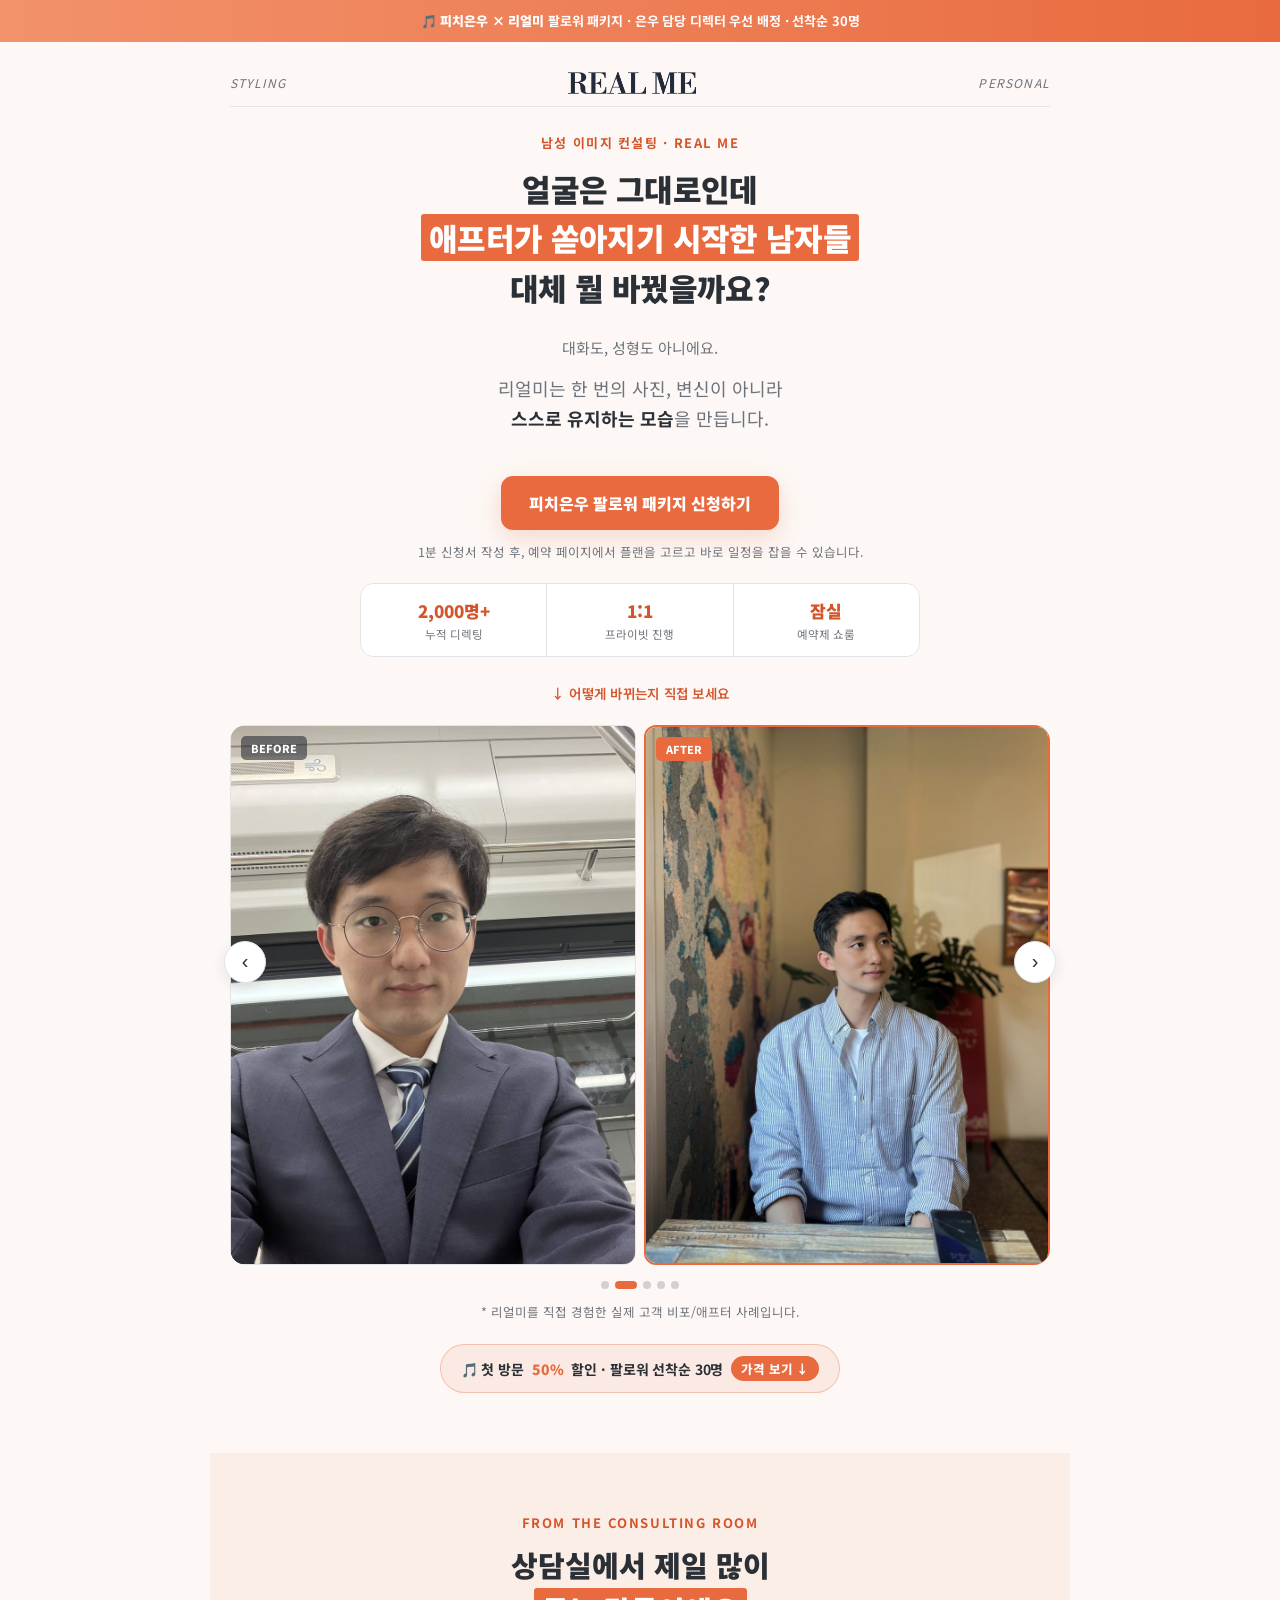
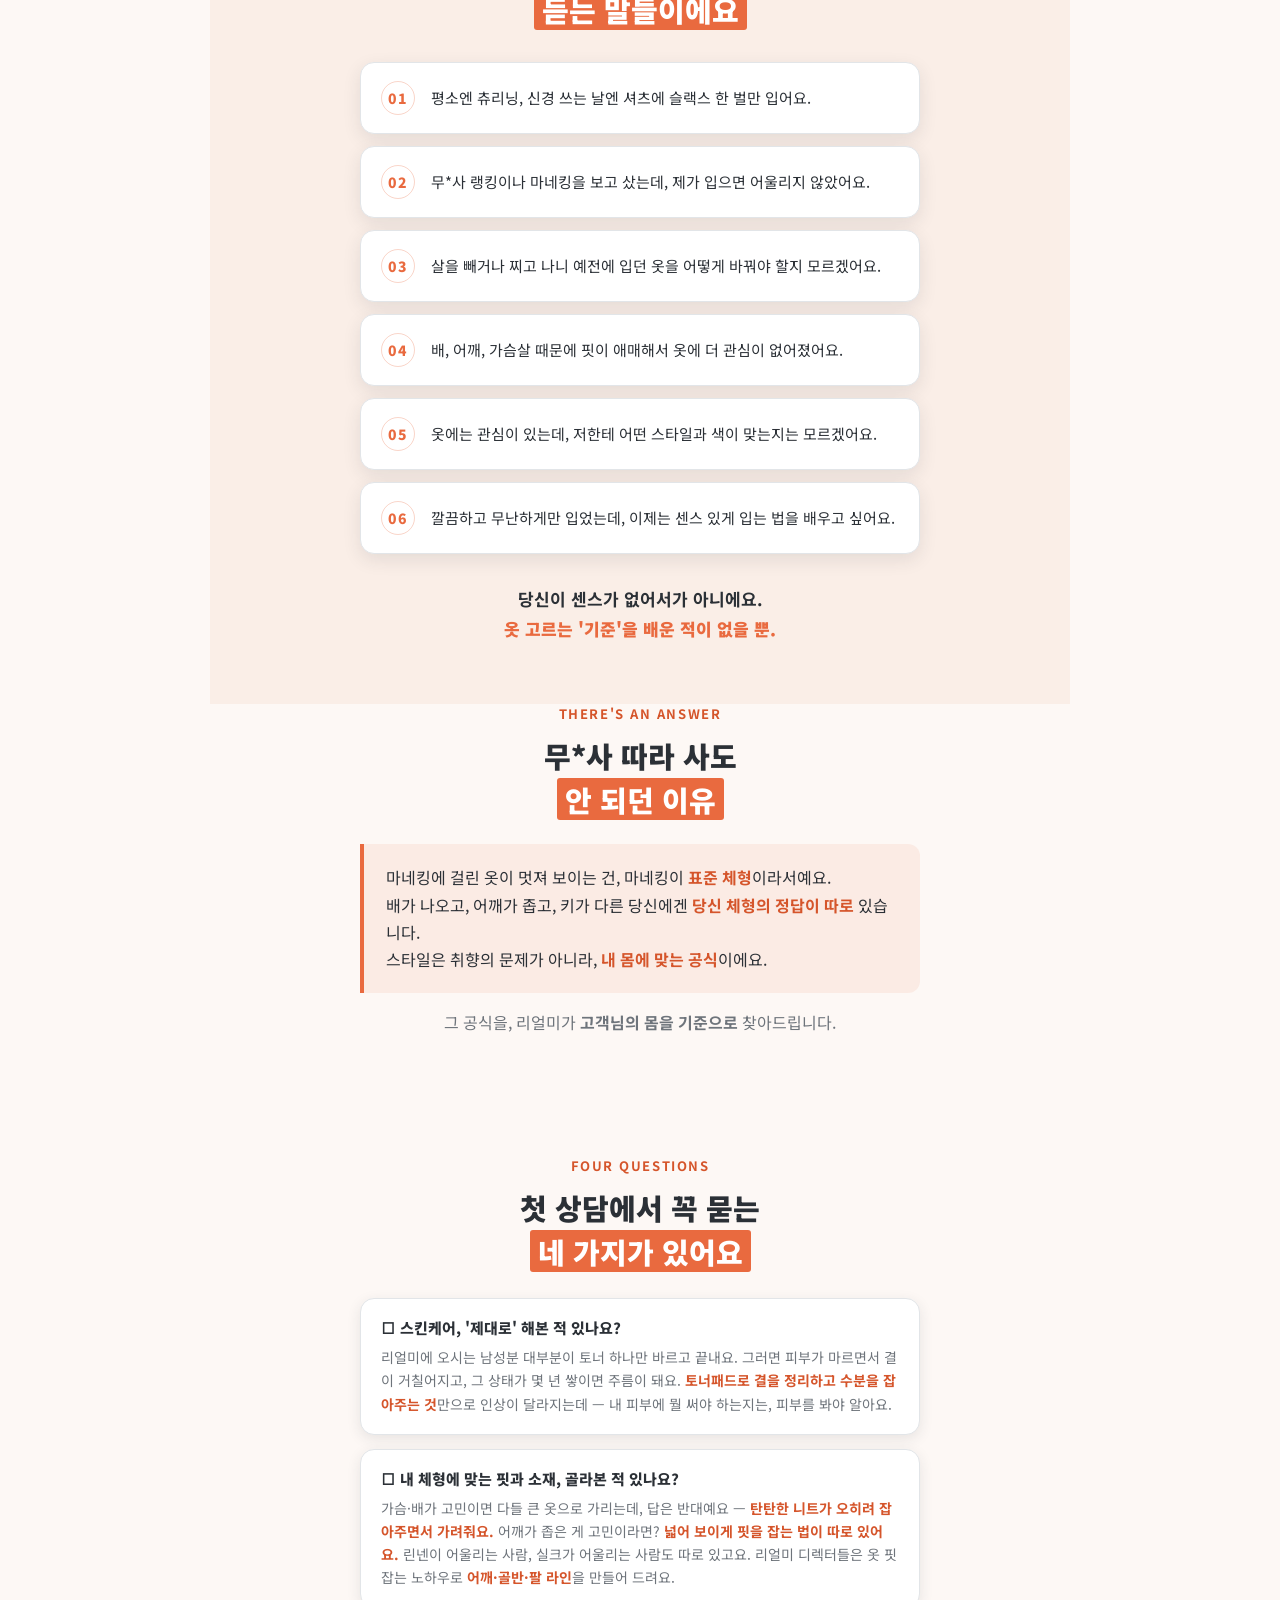
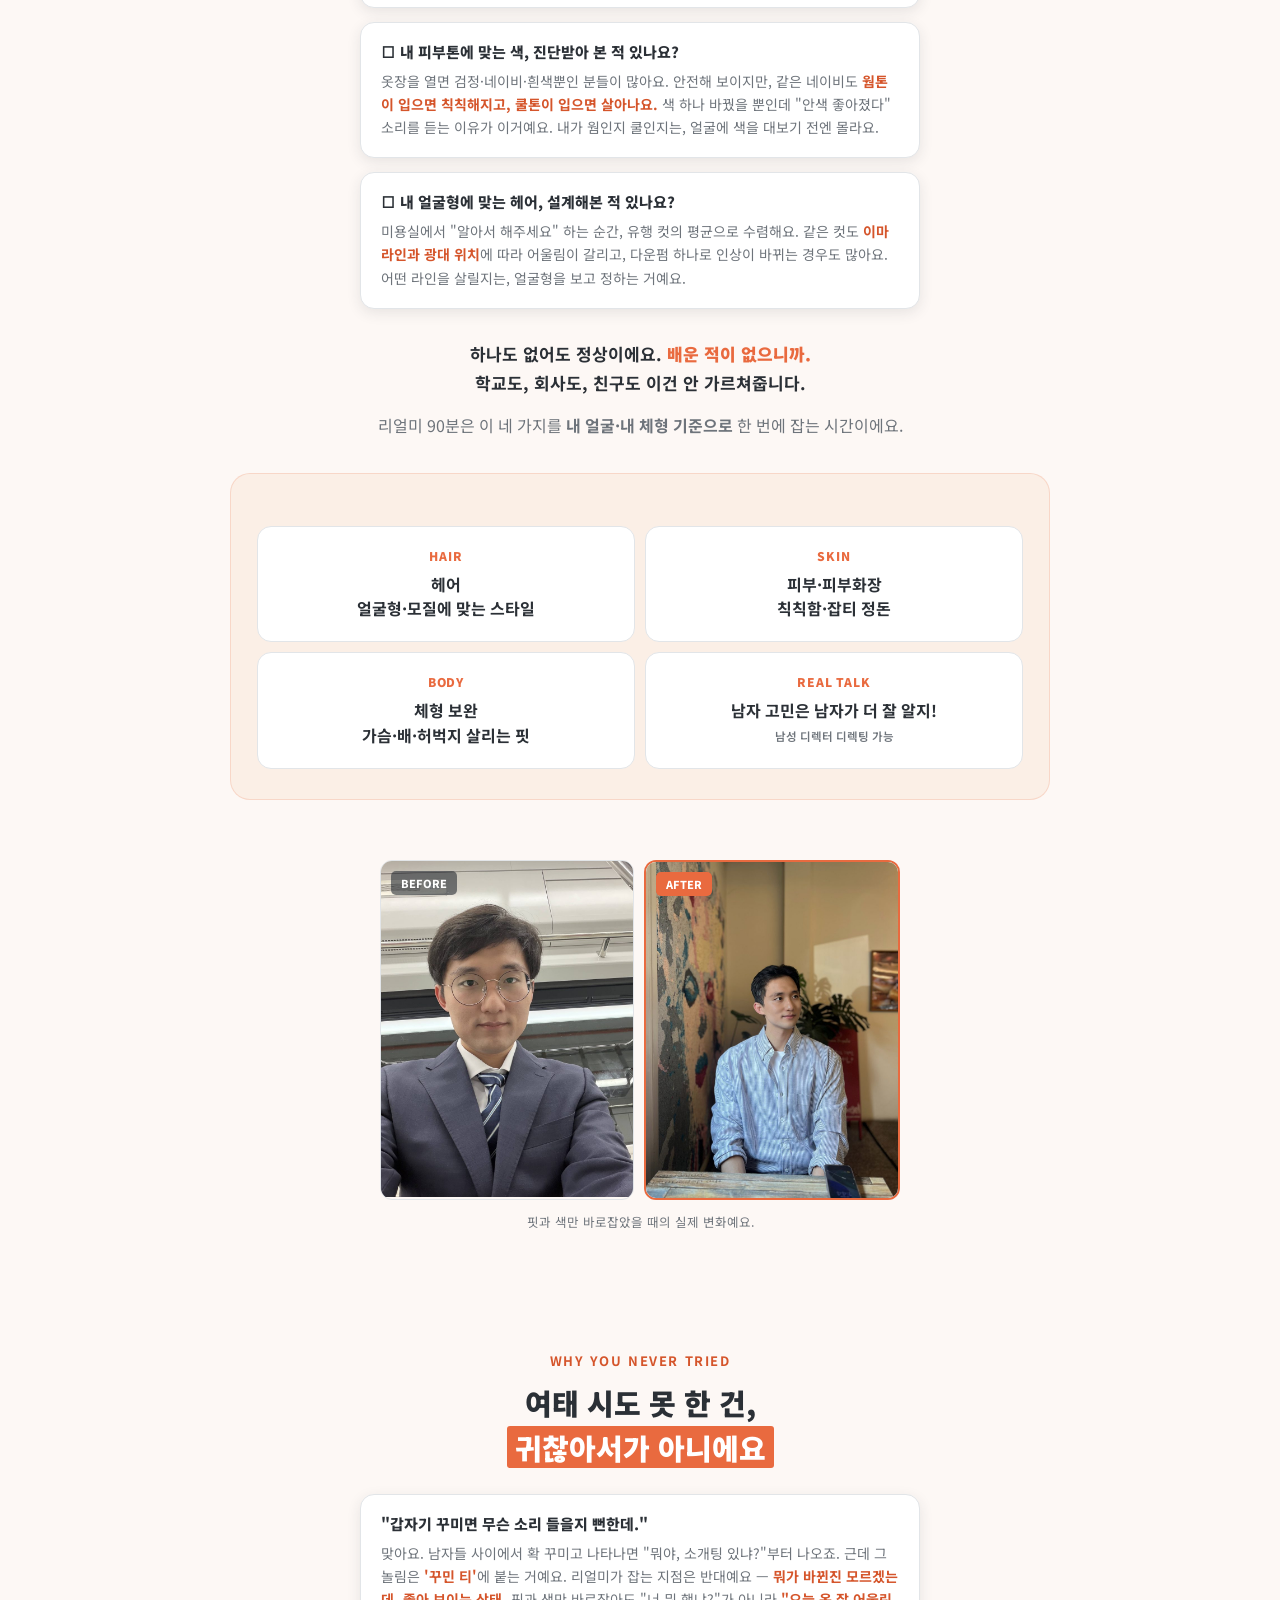
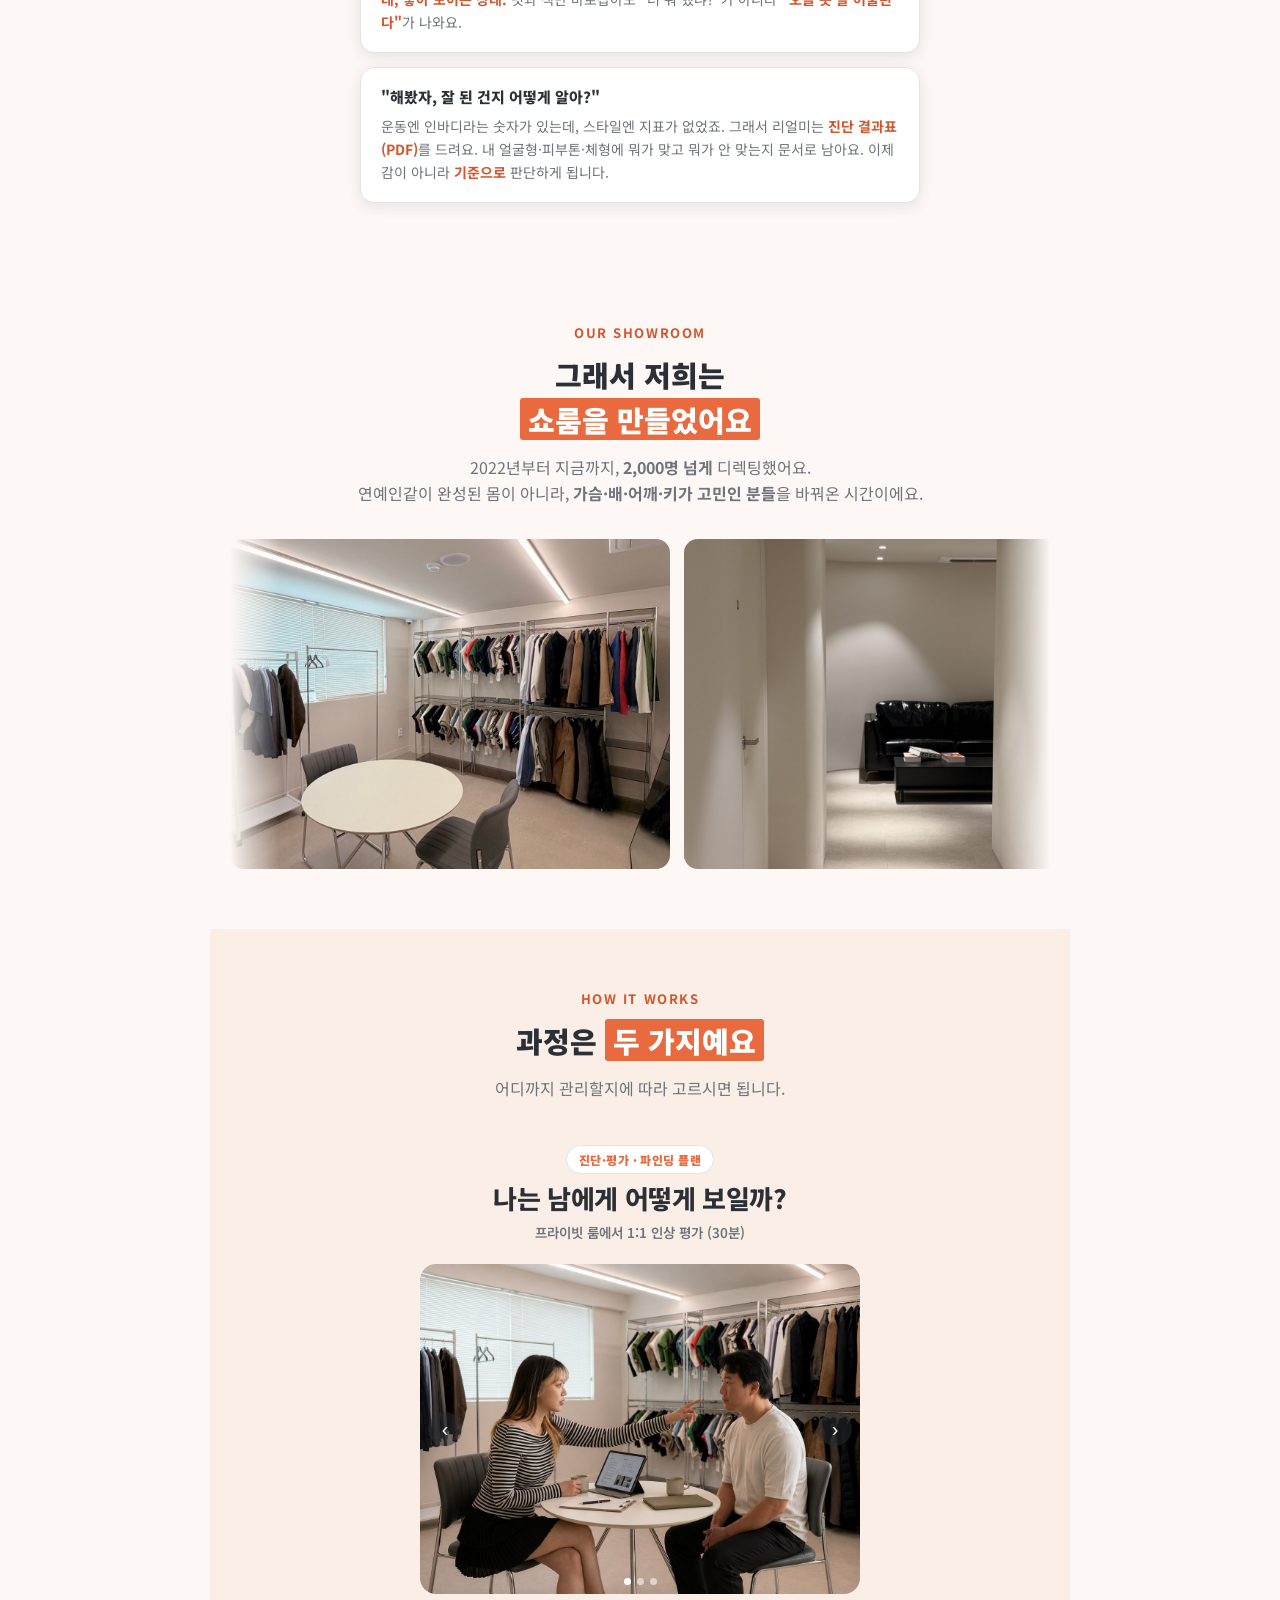
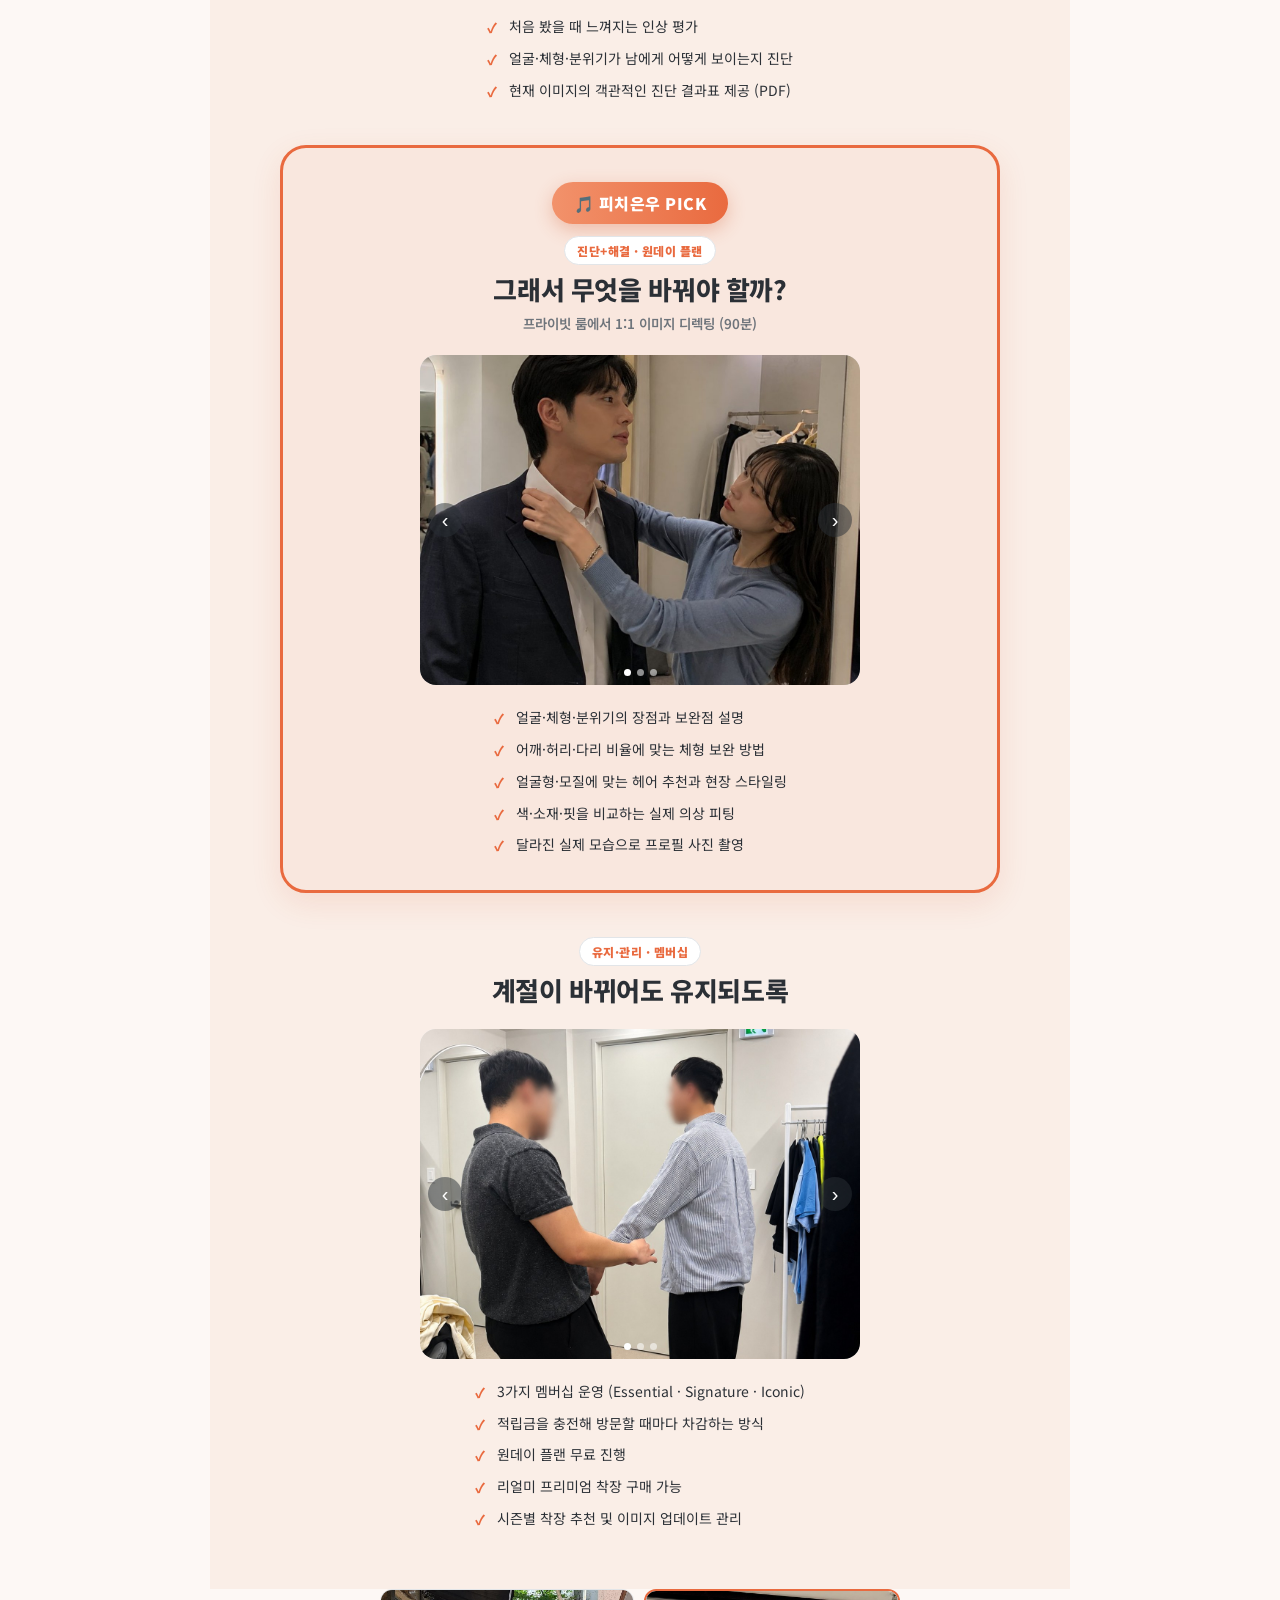
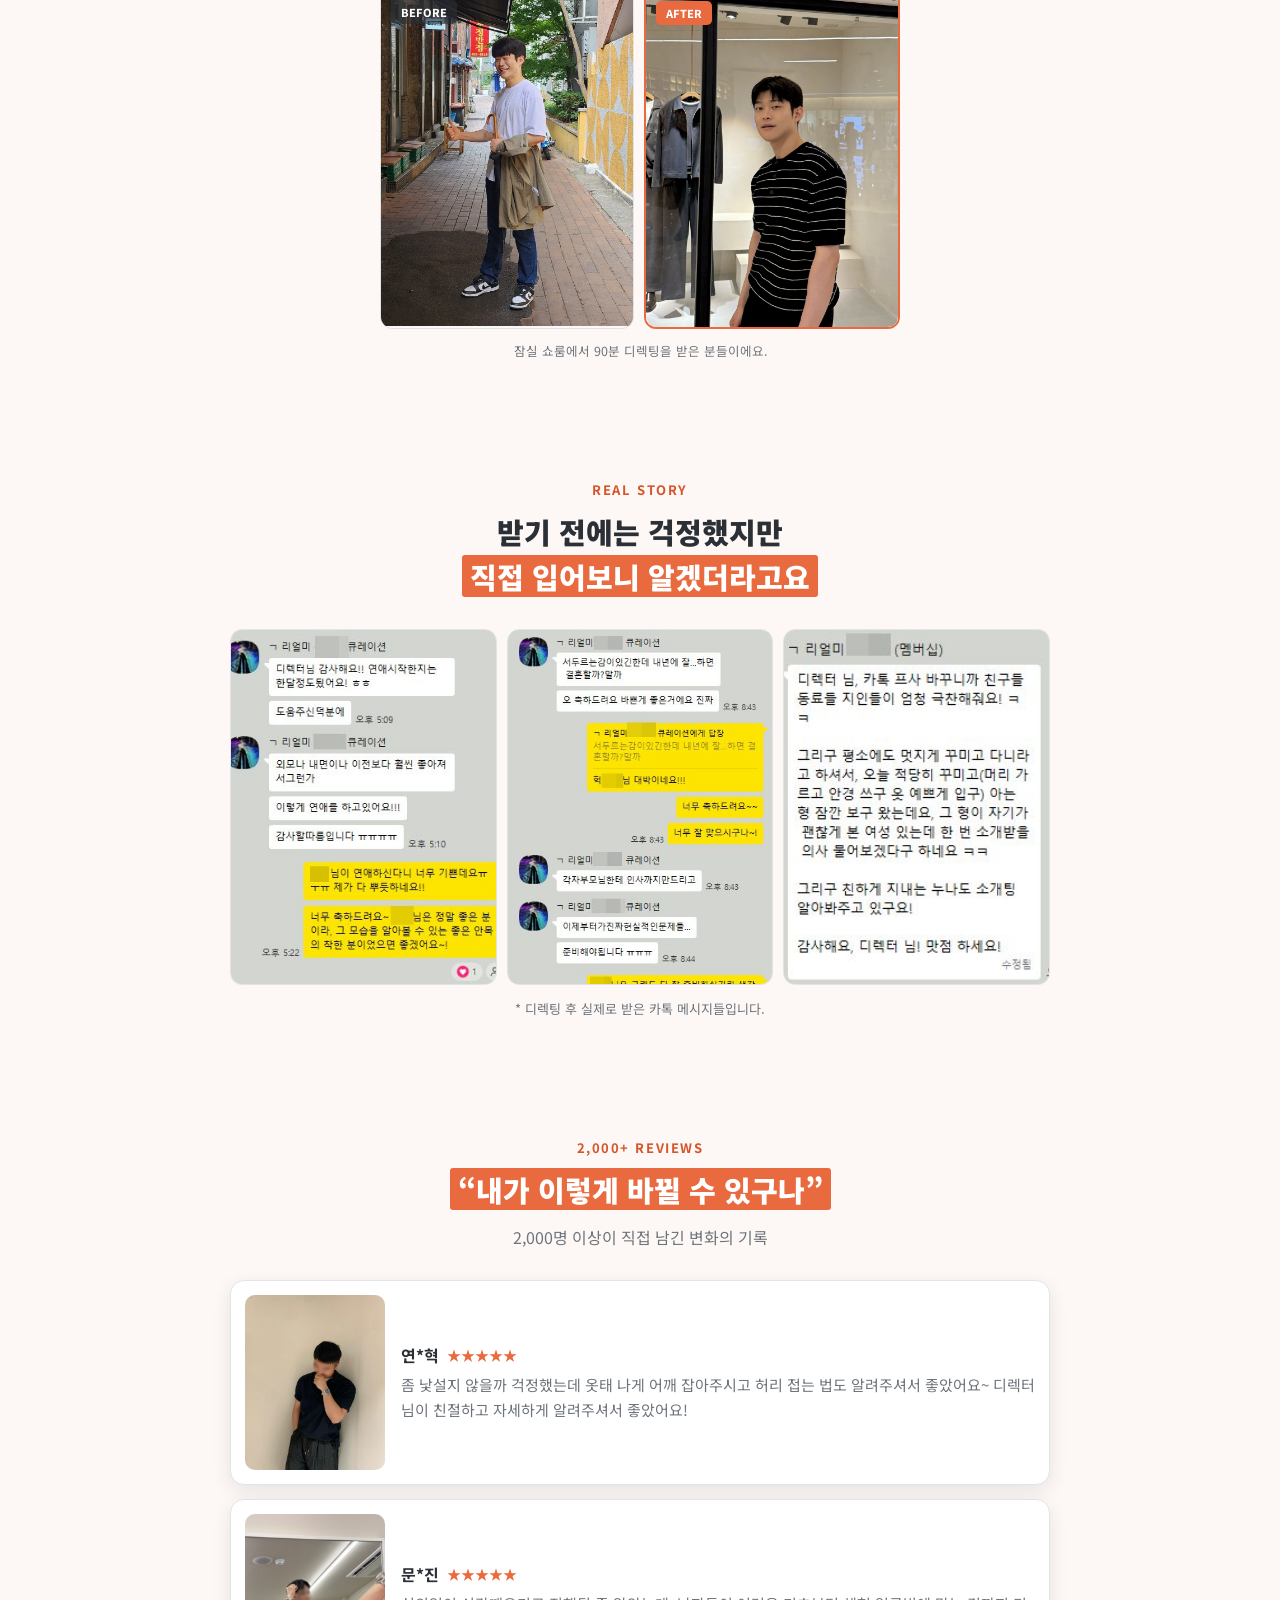
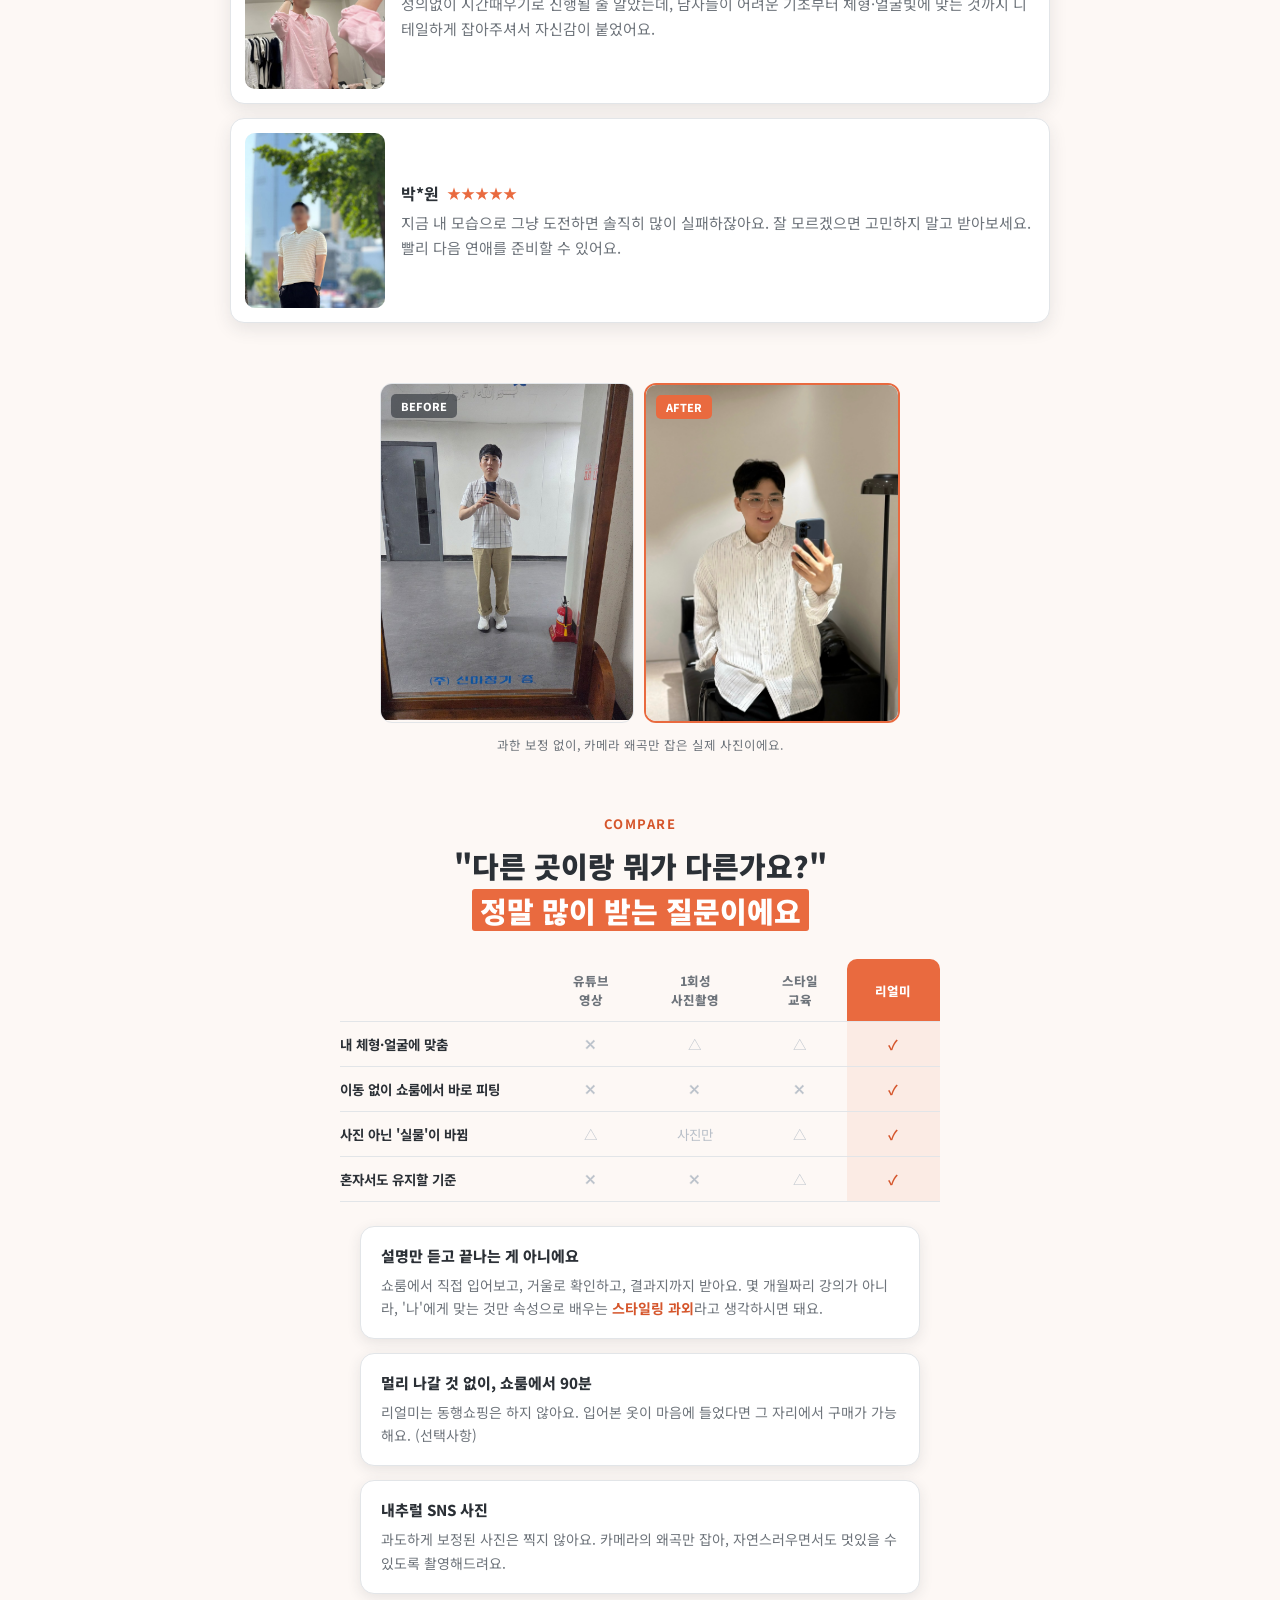
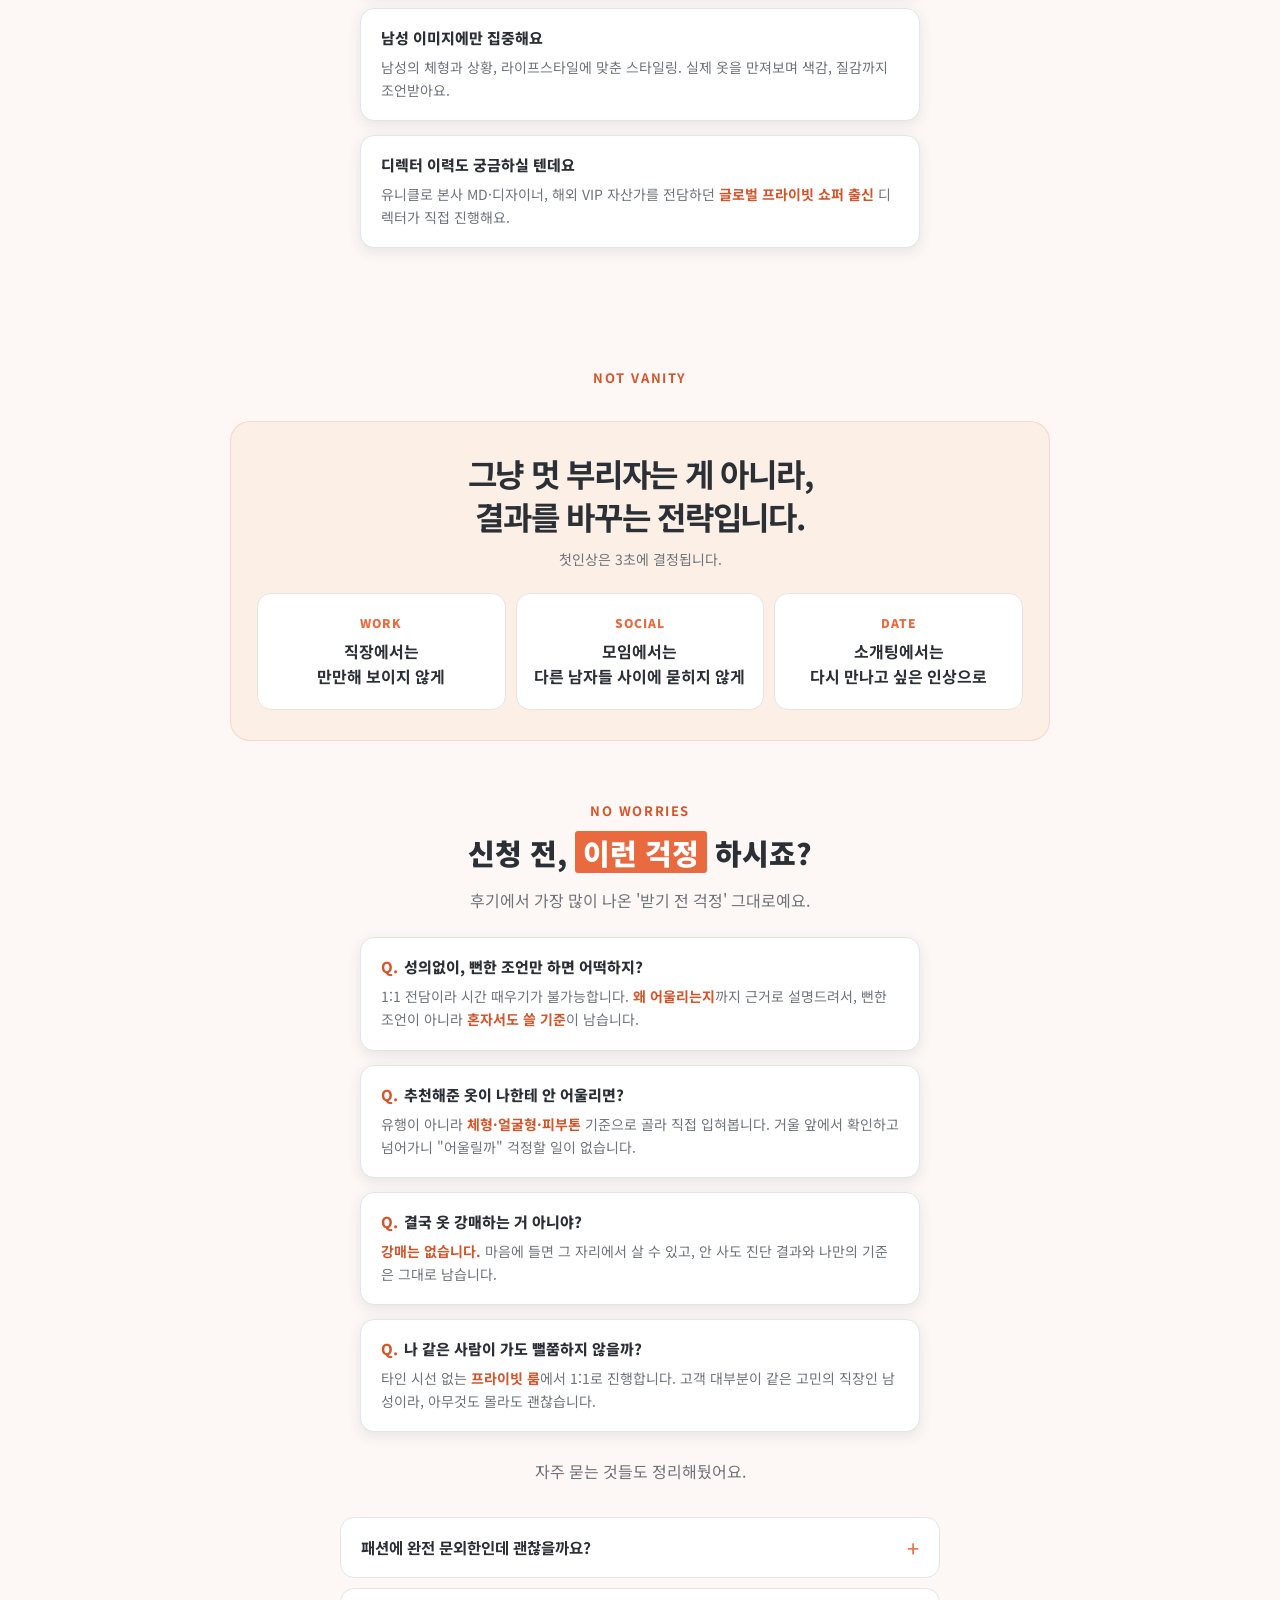
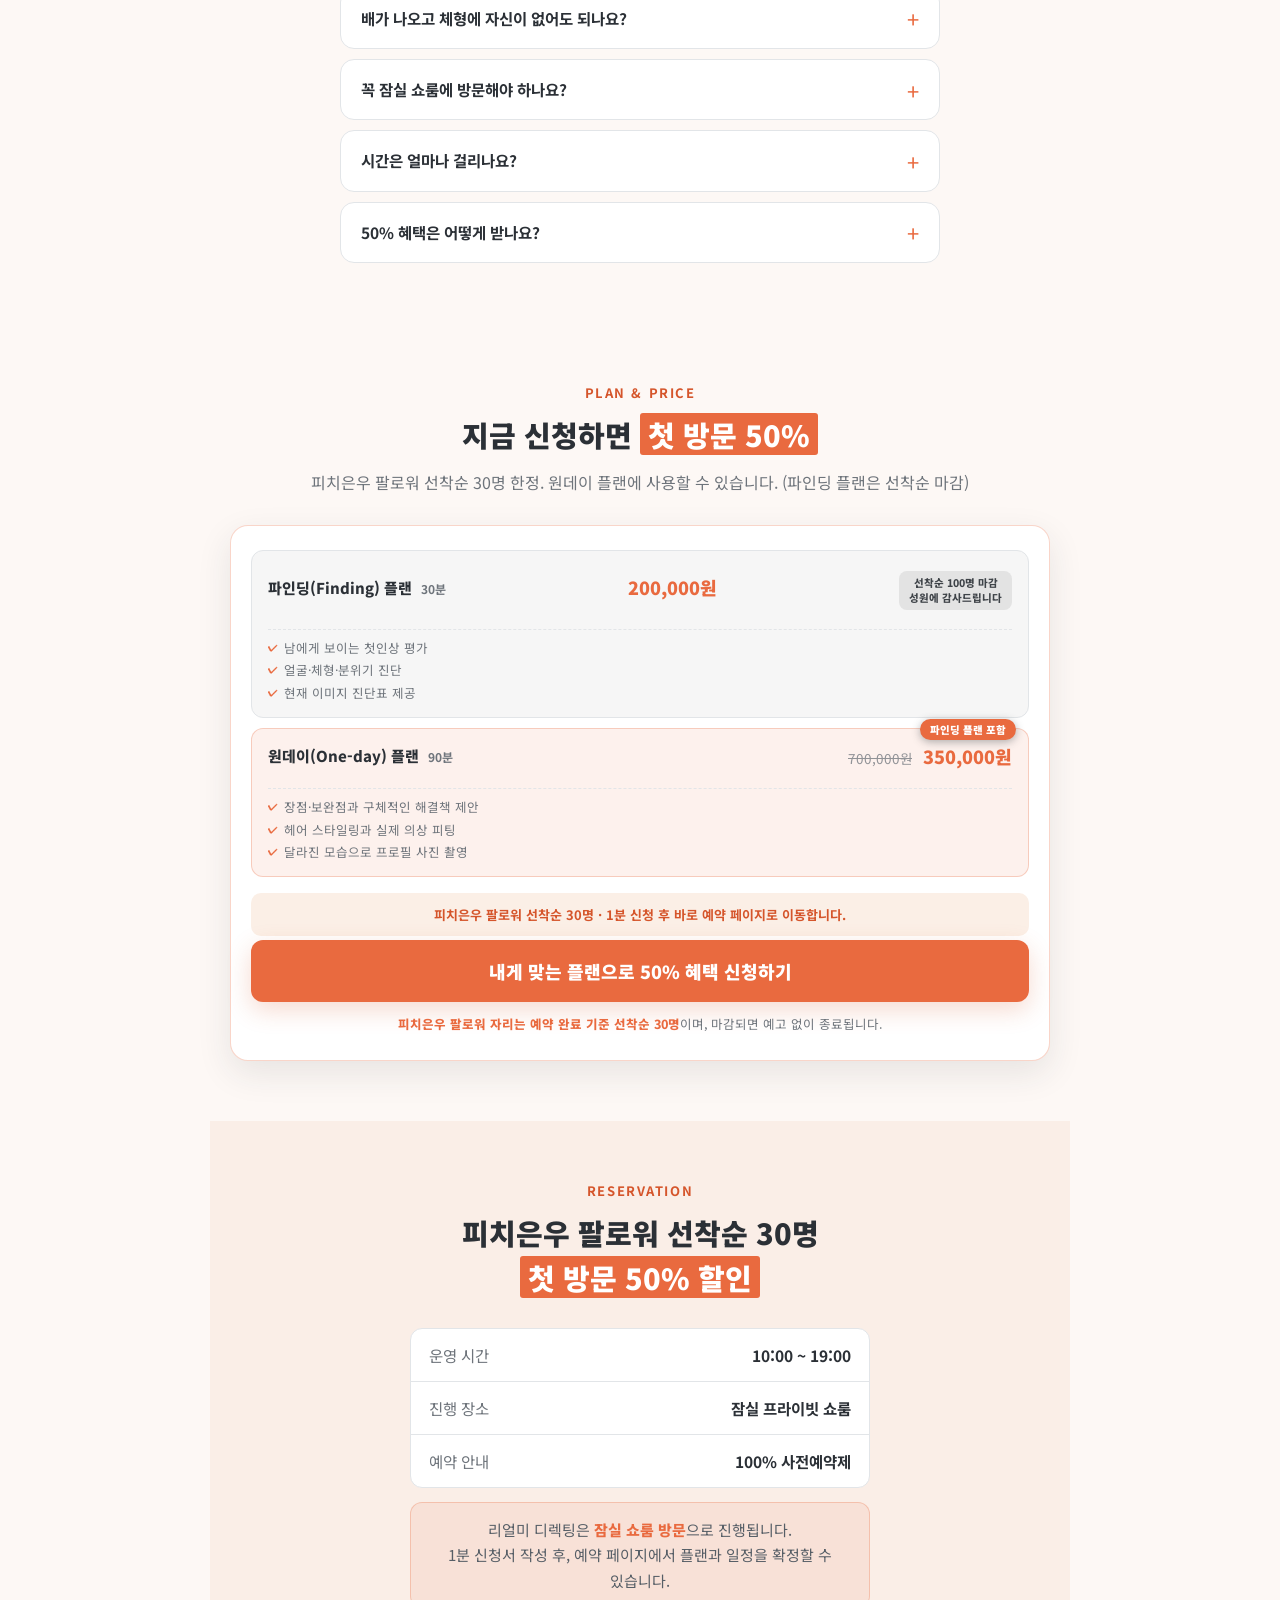
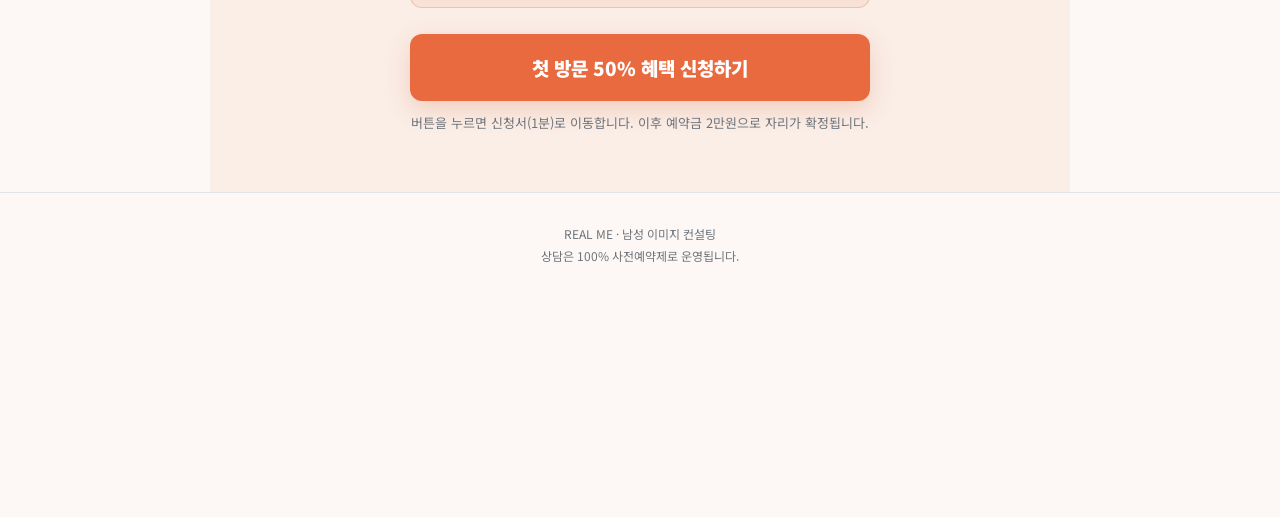
<file: pitch/index.html>
<!DOCTYPE html>
<html lang="ko">
<head>
<meta charset="UTF-8" />
<meta name="viewport" content="width=device-width, initial-scale=1.0, viewport-fit=cover" />
<title>리얼미 × 피치은우 · 팔로워 패키지 — 남성 이미지 컨설팅</title>
<meta name="description" content="피치은우 팔로워 전용 패키지 — 옷·헤어·피부·체형까지 상황에 맞게 깔끔한 인상을 1:1 프라이빗으로 잡아드리는 남성 이미지 컨설팅." />
<meta property="og:type" content="website" />
<meta property="og:title" content="피치은우 × 리얼미 · 팔로워 패키지" />
<meta property="og:description" content="은우가 받은 이미지 디렉팅 코스 그대로 — 원데이 50% 혜택. 남성 이미지 컨설팅 리얼미." />
<meta property="og:url" content="https://impact-me.real-me.co.kr/pitch/" />
<meta property="og:image" content="https://impact-me.real-me.co.kr/images/ba-after-1.jpg" />
<meta name="theme-color" content="#FDF8F5" />
<link rel="icon" type="image/png" href="images/logo-white.png" />

<!-- ============================================================
     🍑 피치은우 팔로워 패키지 랜딩 (2026-08-06 · STORY 랜딩 복제본)
     · 용도: 피치은우 릴스 자동 DM 착지 전용 — story/ 폴더(find-me 재점화용)와 별개 관리
     · CTA: 할인퍼널 타입폼(NN0cEjOV) → 시크릿 결제. utm_source=pitcheunwoo 로 시트 인입 구분
     · 배포: impact-me 레포 /pitch/ 폴더 → https://impact-me.real-me.co.kr/pitch/ (피치=음악 pitch, 스펠링 pitcheunwoo)
     · 색은 아래 <style id="피치은우-peach"> 에서 오버라이드 (원본 CSS는 안 건드림)
     · 확정(2026-08-06): 선착순 30명 · 담당 디렉터 우선 배정 (디렉터 총 2명이라 운영 문제 없음)
     ============================================================ -->

<!-- 트래킹 ID (상세형과 동일) -->
<script>
  window.REALME_CONFIG = { GA4_ID: "G-TYWS49LKCM", META_PIXEL_ID: "468864818533646" };
</script>
<script>
(function(){var id=window.REALME_CONFIG.GA4_ID;if(!id||id.indexOf('X')>-1)return;
var s=document.createElement('script');s.async=true;
s.src='https://www.googletagmanager.com/gtag/js?id='+id;document.head.appendChild(s);
window.dataLayer=window.dataLayer||[];function gtag(){dataLayer.push(arguments);}
window.gtag=gtag;gtag('js',new Date());gtag('config',id);gtag('event','landing_view',{landing:'pitcheunwoo'});})();
</script>
<script>
(function(){var id=window.REALME_CONFIG.META_PIXEL_ID;if(!id||id.indexOf('0000000000000000')===0)return;
!function(f,b,e,v,n,t,s){if(f.fbq)return;n=f.fbq=function(){n.callMethod?
n.callMethod.apply(n,arguments):n.queue.push(arguments)};if(!f._fbq)f._fbq=n;
n.push=n;n.loaded=!0;n.version='2.0';n.queue=[];t=b.createElement(e);t.async=!0;
t.src=v;s=b.getElementsByTagName(e)[0];s.parentNode.insertBefore(t,s)}(window,document,'script',
'https://connect.facebook.net/en_US/fbevents.js');fbq('init',id);fbq('track','PageView');})();
</script>

<link rel="preconnect" href="https://fonts.googleapis.com" />
<link rel="preconnect" href="https://fonts.gstatic.com" crossorigin />
<link href="https://fonts.googleapis.com/css2?family=Libre+Bodoni:wght@500;700&family=Noto+Sans+KR:wght@400;500;700;900&display=swap" rel="stylesheet" />
<link rel="stylesheet" href="style-ink.css?v=peach0806a" />

<!-- ① 피치 오버라이드 (피치은우 협업 전용 — 코랄 피치 팔레트) -->
<style id="피치은우-peach">
:root{
  --lime:#E96A3F; --lime-soft:#EFC3B0;
  --red:#E96A3F; --red-deep:#D5552B;
  --terra-soft:rgba(233,106,63,.09);
  --terra-line:rgba(233,106,63,.28);
  --terra-bright:#D5552B;
  --navy:#FDF8F5;
  --navy-deep:#FAEEE7;
}
/* CTA 조금 더 쨍하게 + 대비 */
.offer-cta,.apply-cta,.sticky-cta__btn{background:#E96A3F !important;box-shadow:0 8px 24px rgba(213,85,43,.22) !important;}
.offer-cta:hover,.apply-cta:hover,.sticky-cta__btn:hover{background:#D5552B !important;}
.hero-offer-pill{border-color:rgba(233,106,63,.32);}
</style>

<!-- 인라인 보정(상세형과 동일) + '더상세' 신규 섹션 스타일 -->
<style>
.svc-head{text-align:center;} .svc-head .svc-step{margin-bottom:6px;}
.svc-head .svc-title{font-size:26px;margin-bottom:0;} .svc-head .svc-room{font-size:13.5px;font-weight:600;color:var(--muted);margin-top:7px;}
.svc-media{max-width:440px;margin:0 auto;} .svc-body{width:100%;max-width:520px;margin:0 auto;}
.stats-strip{display:flex;justify-content:center;gap:38px;margin:26px auto 2px;text-align:center;}
.stats-strip .stat b{display:block;font-family:'Libre Bodoni',serif;font-size:30px;font-weight:700;color:var(--lime);line-height:1.25;}
.stats-strip .stat span{font-size:12.5px;color:var(--muted);}
/* 신청 전 마지막 질문 (반대심리 저격 — 상담 실발언 톤, 2026-08-03) */
.lq-item{max-width:560px;margin:22px auto 0;background:var(--navy-card);border:1px solid var(--line);border-radius:16px;padding:24px 26px;box-shadow:0 1px 3px var(--shadow);}
.lq-q{font-size:17px;font-weight:800;color:var(--white);word-break:keep-all;line-height:1.5;}
.lq-q::before{content:'💬 ';}
.lq-steps{margin:14px 0 0;padding-left:0;list-style:none;counter-reset:lq;}
.lq-steps li{counter-increment:lq;font-size:14.5px;color:var(--ink-mid);line-height:1.6;padding:7px 0 7px 34px;position:relative;word-break:keep-all;}
.lq-steps li::before{content:counter(lq);position:absolute;left:0;top:6px;width:24px;height:24px;border-radius:50%;background:var(--terra-soft);border:1px solid var(--terra-line);color:var(--terra-bright);font-size:12px;font-weight:800;display:flex;align-items:center;justify-content:center;}
.lq-note{margin-top:14px;font-size:14px;font-weight:700;color:var(--white);line-height:1.65;word-break:keep-all;border-top:1px solid var(--line);padding-top:14px;}
.shroom-img{flex:0 0 440px;}
@media (max-width:600px){ .shroom-img{flex:0 0 320px;} }
@media (max-width:520px){ .svc-head .svc-title{font-size:22px;} .svc-media{max-width:330px;} .stats-strip{gap:22px;} .stats-strip .stat b{font-size:23px;} }

/* ── 더상세 신규 섹션 공용 ── */
.cost-quote{max-width:560px;margin:22px auto 0;padding:20px 22px;background:var(--terra-soft);border-left:4px solid var(--lime);border-radius:0 12px 12px 0;text-align:left;font-size:16px;line-height:1.7;color:var(--white);}
.cost-quote b{color:var(--terra-bright);}
/* 비교표 — min-width 제거로 모바일 한 화면에 수납, 항목열 폭 고정으로 유튜브열과의 간격 축소 (2026-08-04) */
.cmp-wrap{max-width:600px;margin:26px auto 0;overflow-x:auto;}
.cmp{width:100%;border-collapse:separate;border-spacing:0;font-size:13.5px;}
.cmp th,.cmp td{padding:12px 6px;text-align:center;border-bottom:1px solid var(--line);}
.cmp td.rowh{width:34%;padding-left:0;word-break:keep-all;}
.cmp thead th{font-weight:800;color:var(--muted);font-size:12.5px;}
.cmp thead th.us{color:#fff;background:var(--lime);border-radius:10px 10px 0 0;}
.cmp td.us{background:var(--terra-soft);font-weight:700;color:var(--terra-bright);}
.cmp td.rowh{text-align:left;font-weight:700;color:var(--white);}
.cmp .o{color:var(--lime);font-weight:800;} .cmp .x{color:#b9c0c9;}
@media (max-width:520px){.cmp{font-size:12px;}.cmp thead th{font-size:11px;}.cmp td.rowh{font-size:12px;}.cmp th,.cmp td{padding:11px 4px;}}
/* 걱정 해소 Q&A */
.worry-list{max-width:560px;margin:24px auto 0;display:flex;flex-direction:column;gap:14px;}
.worry-card{background:var(--navy-card);border:1px solid var(--line);border-radius:14px;padding:18px 20px;text-align:left;box-shadow:0 4px 14px var(--shadow);}
.worry-q{font-size:15px;font-weight:800;color:var(--white);margin:0 0 8px;}
.worry-q .qmark{color:var(--terra-bright);margin-right:6px;}
.worry-a{font-size:14px;line-height:1.65;color:var(--ink-mid);margin:0;}
.worry-a b{color:var(--terra-bright);}
/* 본문 정적 비포/애프터 (2026-08-04 — 슬라이더는 기억에 안 남아 본문 맥락 배치) */
.ba-static{display:flex;gap:10px;max-width:520px;margin:0 auto;justify-content:center;}
.ba-static .ba-card{flex:1;min-width:0;}
.ba-caption{text-align:center;font-size:12.5px;color:var(--muted);margin:12px auto 0;word-break:keep-all;}
/* 인생샷 조합 콜아웃 — 밝은 블루 배경 + 진한 글자(가독성 우선) */
.combo{max-width:560px;margin:24px auto 0;padding:26px 24px;background:#FBEFE6;border:1px solid rgba(233,106,63,.20);border-radius:18px;text-align:center;color:#4A362C;}
.combo .cb-eyebrow{font-size:12px;font-weight:800;letter-spacing:.08em;color:var(--lime);}
.combo h3{font-size:22px;font-weight:900;margin:10px 0 8px;line-height:1.4;color:#D5552B;}
.combo p{font-size:14.5px;line-height:1.7;color:#6B5244;margin:0;}
.combo p b{color:var(--lime);}
.combo .cb-num{font-family:'Libre Bodoni',serif;font-size:15px;font-weight:700;color:var(--lime);}
/* 이런 분께 추천 체크 */
.forwho{max-width:520px;margin:22px auto 0;display:flex;flex-direction:column;gap:10px;text-align:left;}
.forwho-item{display:flex;gap:10px;align-items:flex-start;font-size:15px;line-height:1.55;color:var(--white);}
.forwho-item .ck{flex:none;width:22px;height:22px;border-radius:50%;background:var(--lime);color:#fff;font-size:13px;display:flex;align-items:center;justify-content:center;font-weight:900;margin-top:1px;}
.skip-link{position:fixed;left:16px;top:-60px;z-index:100;background:#D5552B;color:#fff;padding:10px 14px;border-radius:8px;text-decoration:none;font-weight:800;}
.skip-link:focus{top:16px;}
.hero .brand-logo{filter:brightness(0) saturate(100%) invert(18%) sepia(15%) saturate(955%) hue-rotate(182deg) brightness(89%);}
.hero-proof{display:grid;grid-template-columns:repeat(3,1fr);gap:1px;max-width:560px;margin:22px auto 0;overflow:hidden;border:1px solid var(--line);border-radius:14px;background:var(--line);}
.hero-proof div{background:#fff;padding:14px 8px;}
.hero-proof b{display:block;color:#D5552B;font-size:17px;font-weight:900;font-variant-numeric:tabular-nums;}
.hero-proof span{display:block;margin-top:3px;color:var(--muted);font-size:11.5px;}
.hero-cta-primary{display:inline-flex;align-items:center;justify-content:center;margin:20px auto 4px;padding:15px 28px;border-radius:12px;background:#E96A3F;color:#fff;text-decoration:none;font-size:16px;font-weight:900;box-shadow:0 8px 24px rgba(213,85,43,.20);transition:transform .2s,background .2s;}
.hero-cta-primary:hover{background:#D5552B;transform:translateY(-2px);}
.hero-cta-primary:active{transform:translateY(0) scale(.98);}
.hero-cta-primary:focus-visible,.offer-cta:focus-visible,.apply-cta:focus-visible,.sticky-cta__btn:focus-visible{outline:3px solid rgba(233,106,63,.32);outline-offset:3px;}
.hero-cta-note{font-size:12.5px;color:var(--muted);margin-top:8px;}
.hero-risk{max-width:560px;margin:14px auto 0;padding:16px 18px;border:1px solid var(--line);border-radius:14px;background:#fff;text-align:left;box-shadow:0 8px 24px rgba(27,42,59,.06);}
.hero-risk strong{display:block;color:var(--ink);font-size:15px;font-weight:900;margin-bottom:7px;}
.hero-risk p{margin:0;color:#46515f;font-size:13px;line-height:1.65;}
.hero-risk-meta{display:flex;flex-wrap:wrap;gap:7px;margin-top:10px;}
.hero-risk-meta span{padding:6px 9px;border-radius:999px;background:#FBEFE6;color:#D5552B;font-size:11.5px;font-weight:800;}
.offer-availability{margin:16px 0 4px;padding:12px 14px;border-radius:10px;background:#FBEFE6;color:#D5552B;font-size:13px;font-weight:700;text-align:center;}
.situation-panel{max-width:900px;margin:34px auto 0;padding:30px 26px;border-radius:20px;background:#FBEFE6;border:1px solid rgba(233,106,63,.18);text-align:center;}
.situation-panel h3{margin:0;color:var(--ink);font-size:clamp(22px,4vw,32px);line-height:1.35;letter-spacing:-.04em;}
.situation-panel>p{margin:10px 0 0;color:var(--muted);font-size:14px;line-height:1.65;}
.situation-grid{display:grid;grid-template-columns:repeat(3,1fr);gap:10px;margin-top:22px;}
.situation-item{padding:20px 14px;border-radius:14px;background:#fff;border:1px solid var(--line);}
.situation-item span{display:block;margin-bottom:8px;color:#E96A3F;font-size:12px;font-weight:900;letter-spacing:.08em;}
.situation-item b{display:block;color:var(--ink);font-size:16px;line-height:1.55;word-break:keep-all;}
/* 자기관리 3카드 — STYLE 칸만 강조(비어있음 시각화) */
.care-grid .situation-item.blank{border:1.5px dashed var(--terra-line);background:var(--terra-soft);}
.care-grid .situation-item .care-state{display:block;margin-top:10px;font-size:12.5px;font-weight:800;}
.care-grid .situation-item .yes{color:#E96A3F;} .care-grid .situation-item .no{color:#9aa4b0;}
.site-footer{padding:30px 20px 130px;text-align:center;color:var(--muted);font-size:12px;line-height:1.8;border-top:1px solid var(--line);}
.site-footer a{color:inherit;text-underline-offset:3px;}
/* 🎵 피치은우 PICK 배지 (원데이 STEP 카드) — 크게 */
.eunwoo-pick{display:inline-block;background:linear-gradient(90deg,#F2926B,#E96A3F);color:#fff;font-size:16px;font-weight:900;padding:9px 22px;border-radius:999px;margin-bottom:12px;letter-spacing:.03em;box-shadow:0 6px 18px rgba(213,85,43,.30);}
/* 원데이 플랜 블록 전체를 피치 테두리 박스로 강조 */
.eunwoo-featured{border:3px solid #E96A3F;border-radius:26px;padding:34px 24px;background:rgba(233,106,63,.05);box-shadow:0 10px 30px rgba(213,85,43,.12);}
@media (max-width:520px){.eunwoo-featured{padding:26px 14px;border-width:2.5px;}.eunwoo-pick{font-size:14px;padding:8px 18px;}}
/* 🎵 피치은우 팔로워 패키지 상단 배너 */
.peach-banner{background:linear-gradient(90deg,#F2926B,#E96A3F);color:#fff;text-align:center;padding:11px 16px;font-size:13px;font-weight:700;line-height:1.5;word-break:keep-all;letter-spacing:-.01em;}
.peach-banner b{font-weight:900;}
@media (max-width:520px){.peach-banner{font-size:12px;padding:10px 12px;}}
@media (max-width:520px){.hero-proof b{font-size:15px;}.hero-proof span{font-size:10.5px;}.hero-cta-primary{width:100%;}.situation-panel{padding:24px 16px;}.situation-grid{grid-template-columns:1fr;}.situation-item{padding:16px 12px;}}
</style>
</head>
<body>
<a class="skip-link" href="#main-content">본문 바로가기</a>
<!-- 🍑 팔로워 패키지 배너 — 숫자(30명)·디렉터 배정 문구는 내부 확정 후 필요 시 수정 -->
<div class="peach-banner">🎵 <b>피치은우 × 리얼미</b> 팔로워 패키지 · 은우 담당 디렉터 우선 배정 · 선착순 30명</div>
<!-- ============================================================
     ✏️ 텍스트 수정 가이드: > 와 < 사이 한글만 고치세요. 태그·class·href는 건드리지 마세요.
     섹션: 1히어로 2자기관리선언 3문제 4왜실패(정답) 5비교표 6쇼룸 7스타일PT
           8서비스 9카톡후기 10실제후기 11걱정해소 12플랜 13FAQ 14마지막질문 15최종CTA
     ============================================================ -->
<main class="landing" id="main-content">

  <!-- ===== 1. 히어로 ===== -->
  <section data-sec="pitch_s01_hero" class="hero">
    <div class="nav-row">STYLING<img class="brand-logo" src="images/logo-white.png" alt="REAL ME">PERSONAL</div>
    <div class="hero-eyebrow">남성 이미지 컨설팅 · REAL ME</div>
    <h1 class="hero-title">얼굴은 그대로인데<br><em>애프터가 쏟아지기 시작한 남자들</em><br>대체 뭘 바꿨을까요?</h1>
    <p class="hero-sub"><span style="display:block;font-size:15px;line-height:1.35;margin-bottom:14px;">대화도, 성형도 아니에요.</span>리얼미는 한 번의 사진, 변신이 아니라<br><b>스스로 유지하는 모습</b>을 만듭니다.</p>
    <a href="https://artin1ife.typeform.com/to/NN0cEjOV?utm_source=pitcheunwoo" class="hero-cta-primary js-booking" data-cta="hero">피치은우 팔로워 패키지 신청하기</a>
    <p class="hero-cta-note">1분 신청서 작성 후, 예약 페이지에서 플랜을 고르고 바로 일정을 잡을 수 있습니다.</p>
    <div class="hero-proof" aria-label="리얼미 주요 정보"><div><b>2,000명+</b><span>누적 디렉팅</span></div><div><b>1:1</b><span>프라이빗 진행</span></div><div><b>잠실</b><span>예약제 쇼룸</span></div></div>
    <div class="hero-hint" aria-hidden="true">↓ 어떻게 바뀌는지 직접 보세요</div>
    <div class="slider">
      <div class="slider-view">
        <div class="slider-track" id="baTrack">
          <div class="ba-slide"><div class="ba-card"><span class="ba-tag">BEFORE</span><div class="imgslot r34" data-label="ba-before-1.jpg"><img src="images/ba-before-1.jpg" alt="비포 1" onerror="this.style.display='none'"></div></div><div class="ba-card after"><span class="ba-tag a">AFTER</span><div class="imgslot r34" data-label="ba-after-1.jpg"><img src="images/ba-after-1.jpg" alt="애프터 1" onerror="this.style.display='none'"></div></div></div>
          <div class="ba-slide"><div class="ba-card"><span class="ba-tag">BEFORE</span><div class="imgslot r34" data-label="ba-before-2.jpg"><img src="images/ba-before-2.jpg" alt="비포 2" onerror="this.style.display='none'"></div></div><div class="ba-card after"><span class="ba-tag a">AFTER</span><div class="imgslot r34" data-label="ba-after-2.jpg"><img src="images/ba-after-2.jpg" alt="애프터 2" onerror="this.style.display='none'"></div></div></div>
          <div class="ba-slide"><div class="ba-card"><span class="ba-tag">BEFORE</span><div class="imgslot r34" data-label="ba-before-3.jpg"><img src="images/ba-before-3.jpg" alt="비포 3" onerror="this.style.display='none'"></div></div><div class="ba-card after"><span class="ba-tag a">AFTER</span><div class="imgslot r34" data-label="ba-after-3.jpg"><img src="images/ba-after-3.jpg" alt="애프터 3" onerror="this.style.display='none'"></div></div></div>
          <div class="ba-slide"><div class="ba-card"><span class="ba-tag">BEFORE</span><div class="imgslot r34" data-label="ba-before-4.jpg"><img src="images/ba-before-4.jpg" alt="비포 4" onerror="this.style.display='none'"></div></div><div class="ba-card after"><span class="ba-tag a">AFTER</span><div class="imgslot r34" data-label="ba-after-4.jpg"><img src="images/ba-after-4.jpg" alt="애프터 4" onerror="this.style.display='none'"></div></div></div>
          <div class="ba-slide"><div class="ba-card"><span class="ba-tag">BEFORE</span><div class="imgslot r34" data-label="ba-before-5.jpg"><img src="images/ba-before-5.jpg" alt="비포 5" onerror="this.style.display='none'"></div></div><div class="ba-card after"><span class="ba-tag a">AFTER</span><div class="imgslot r34" data-label="ba-after-5.jpg"><img src="images/ba-after-5.jpg" alt="애프터 5" onerror="this.style.display='none'"></div></div></div>
        </div>
      </div>
      <button class="slider-btn prev" id="baPrev" aria-label="이전">‹</button>
      <button class="slider-btn next" id="baNext" aria-label="다음">›</button>
      <div class="slider-dots" id="baDots"></div>
    </div>
    <p class="slider-caption">* 리얼미를 직접 경험한 실제 고객 비포/애프터 사례입니다.</p>
    <a href="#plans" class="hero-offer-pill">🎵 첫 방문 <b>50%</b> 할인 · 팔로워 선착순 30명 <span class="hop-go">가격 보기 ↓</span></a>
  </section>

  <!-- ===== 3. 문제 몰아치기 (VoC) ===== -->
  <section data-sec="pitch_s02_pain" class="pain" data-reveal>
    <div class="eyebrow">FROM THE CONSULTING ROOM</div>
    <h2 class="sec-title">상담실에서 제일 많이<br><em>듣는 말들이에요</em></h2>
    <div class="pain-list">
      <div class="pain-card"><span class="pain-no">01</span><p>평소엔 츄리닝, 신경 쓰는 날엔 셔츠에 슬랙스 한 벌만 입어요.</p></div>
      <div class="pain-card"><span class="pain-no">02</span><p>무*사 랭킹이나 마네킹을 보고 샀는데, 제가 입으면 어울리지 않았어요.</p></div>
      <div class="pain-card"><span class="pain-no">03</span><p>살을 빼거나 찌고 나니 예전에 입던 옷을 어떻게 바꿔야 할지 모르겠어요.</p></div>
      <div class="pain-card"><span class="pain-no">04</span><p>배, 어깨, 가슴살 때문에 핏이 애매해서 옷에 더 관심이 없어졌어요.</p></div>
      <div class="pain-card"><span class="pain-no">05</span><p>옷에는 관심이 있는데, 저한테 어떤 스타일과 색이 맞는지는 모르겠어요.</p></div>
      <div class="pain-card"><span class="pain-no">06</span><p>깔끔하고 무난하게만 입었는데, 이제는 센스 있게 입는 법을 배우고 싶어요.</p></div>
    </div>
    <p class="pain-close">당신이 센스가 없어서가 아니에요.<br><em>옷 고르는 '기준'을 배운 적이 없을 뿐.</em></p>
  </section>

  <!-- ===== 4. 왜 실패했나 (정답이 있다) ===== -->
  <section data-sec="pitch_s03_reason" class="whyus" data-reveal style="padding-top:0;">
    <div class="eyebrow">THERE'S AN ANSWER</div>
    <h2 class="sec-title">무*사 따라 사도<br><em>안 되던 이유</em></h2>
    <div class="cost-quote">
      마네킹에 걸린 옷이 멋져 보이는 건, 마네킹이 <b>표준 체형</b>이라서예요.<br>
      배가 나오고, 어깨가 좁고, 키가 다른 당신에겐 <b>당신 체형의 정답이 따로</b> 있습니다.<br>
      스타일은 취향의 문제가 아니라, <b>내 몸에 맞는 공식</b>이에요.
    </div>
    <p class="sec-sub" style="margin-top:16px;">그 공식을, 리얼미가 <b>고객님의 몸을 기준으로</b> 찾아드립니다.</p>
  </section>

  <!-- ===== 2. 이런 거 해보신 적 있나요? (문제 인식→미니 교육, 2026-08-03) ===== -->
  <section data-sec="pitch_s04_questions" class="whyus" data-reveal>
    <div class="eyebrow">FOUR QUESTIONS</div>
    <h2 class="sec-title">첫 상담에서 꼭 묻는<br><em>네 가지가 있어요</em></h2>
    <div class="worry-list">
      <div class="worry-card">
        <p class="worry-q">☐ 스킨케어, '제대로' 해본 적 있나요?</p>
        <p class="worry-a">리얼미에 오시는 남성분 대부분이 토너 하나만 바르고 끝내요. 그러면 피부가 마르면서 결이 거칠어지고, 그 상태가 몇 년 쌓이면 주름이 돼요. <b>토너패드로 결을 정리하고 수분을 잡아주는 것</b>만으로 인상이 달라지는데 — 내 피부에 뭘 써야 하는지는, 피부를 봐야 알아요.</p>
      </div>
      <div class="worry-card">
        <p class="worry-q">☐ 내 체형에 맞는 핏과 소재, 골라본 적 있나요?</p>
        <p class="worry-a">가슴·배가 고민이면 다들 큰 옷으로 가리는데, 답은 반대예요 — <b>탄탄한 니트가 오히려 잡아주면서 가려줘요.</b> 어깨가 좁은 게 고민이라면? <b>넓어 보이게 핏을 잡는 법이 따로 있어요.</b> 린넨이 어울리는 사람, 실크가 어울리는 사람도 따로 있고요. 리얼미 디렉터들은 옷 핏 잡는 노하우로 <b>어깨·골반·팔 라인</b>을 만들어 드려요.</p>
      </div>
      <div class="worry-card">
        <p class="worry-q">☐ 내 피부톤에 맞는 색, 진단받아 본 적 있나요?</p>
        <p class="worry-a">옷장을 열면 검정·네이비·흰색뿐인 분들이 많아요. 안전해 보이지만, 같은 네이비도 <b>웜톤이 입으면 칙칙해지고, 쿨톤이 입으면 살아나요.</b> 색 하나 바꿨을 뿐인데 "안색 좋아졌다" 소리를 듣는 이유가 이거예요. 내가 웜인지 쿨인지는, 얼굴에 색을 대보기 전엔 몰라요.</p>
      </div>
      <div class="worry-card">
        <p class="worry-q">☐ 내 얼굴형에 맞는 헤어, 설계해본 적 있나요?</p>
        <p class="worry-a">미용실에서 "알아서 해주세요" 하는 순간, 유행 컷의 평균으로 수렴해요. 같은 컷도 <b>이마 라인과 광대 위치</b>에 따라 어울림이 갈리고, 다운펌 하나로 인상이 바뀌는 경우도 많아요. 어떤 라인을 살릴지는, 얼굴형을 보고 정하는 거예요.</p>
      </div>
    </div>
    <p class="pain-close">하나도 없어도 정상이에요. <em>배운 적이 없으니까.</em><br>학교도, 회사도, 친구도 이건 안 가르쳐줍니다.</p>
    <p class="sec-sub" style="margin-top:14px;">리얼미 90분은 이 네 가지를 <b>내 얼굴·내 체형 기준으로</b> 한 번에 잡는 시간이에요.</p>
    <div class="situation-panel">
      <div class="situation-grid" style="grid-template-columns:repeat(2,1fr);">
        <div class="situation-item"><span>HAIR</span><b>헤어<br>얼굴형·모질에 맞는 스타일</b></div>
        <div class="situation-item"><span>SKIN</span><b>피부·피부화장<br>칙칙함·잡티 정돈</b></div>
        <div class="situation-item"><span>BODY</span><b>체형 보완<br>가슴·배·허벅지 살리는 핏</b></div>
        <div class="situation-item"><span>REAL TALK</span><b>남자 고민은 남자가 더 잘 알지!</b><small style="display:block;margin-top:5px;font-size:11.5px;font-weight:600;color:var(--muted);">남성 디렉터 디렉팅 가능</small></div>
      </div>
    </div>
  </section>

  <!-- 본문 정적 비포/애프터 2 -->
  <section class="whyus" data-reveal style="padding-top:0;">
    <div class="ba-static">
      <div class="ba-card"><span class="ba-tag">BEFORE</span><div class="imgslot r34" data-label="ba-before-2.jpg"><img src="images/ba-before-2.jpg" alt="비포 2" onerror="this.style.display='none'"></div></div>
      <div class="ba-card after"><span class="ba-tag a">AFTER</span><div class="imgslot r34" data-label="ba-after-2.jpg"><img src="images/ba-after-2.jpg" alt="애프터 2" onerror="this.style.display='none'"></div></div>
    </div>
    <p class="ba-caption">핏과 색만 바로잡았을 때의 실제 변화예요.</p>
  </section>

  <!-- ===== 4.5 왜 시도 못 했나 (실패의 관객 · 판정 기준 부재, 2026-08-03) ===== -->
  <section data-sec="pitch_s05_whynot" class="whyus" data-reveal>
    <div class="eyebrow">WHY YOU NEVER TRIED</div>
    <h2 class="sec-title">여태 시도 못 한 건,<br><em>귀찮아서가 아니에요</em></h2>
    <div class="worry-list">
      <div class="worry-card">
        <p class="worry-q">"갑자기 꾸미면 무슨 소리 들을지 뻔한데."</p>
        <p class="worry-a">맞아요. 남자들 사이에서 확 꾸미고 나타나면 "뭐야, 소개팅 있냐?"부터 나오죠. 근데 그 놀림은 <b>'꾸민 티'</b>에 붙는 거예요. 리얼미가 잡는 지점은 반대예요 — <b>뭐가 바뀐진 모르겠는데, 좋아 보이는 상태.</b> 핏과 색만 바로잡아도 "너 뭐 했냐?"가 아니라 <b>"오늘 옷 잘 어울린다"</b>가 나와요.</p>
      </div>
      <div class="worry-card">
        <p class="worry-q">"해봤자, 잘 된 건지 어떻게 알아?"</p>
        <p class="worry-a">운동엔 인바디라는 숫자가 있는데, 스타일엔 지표가 없었죠. 그래서 리얼미는 <b>진단 결과표(PDF)</b>를 드려요. 내 얼굴형·피부톤·체형에 뭐가 맞고 뭐가 안 맞는지 문서로 남아요. 이제 감이 아니라 <b>기준으로</b> 판단하게 됩니다.</p>
      </div>
    </div>
  </section>

  <!-- ===== 6. 쇼룸 갤러리 ===== -->
  <section data-sec="pitch_s06_showroom" class="showroom" data-reveal>
    <div class="eyebrow">OUR SHOWROOM</div>
    <h2 class="sec-title">그래서 저희는<br><em>쇼룸을 만들었어요</em></h2>
    <p class="sec-sub">2022년부터 지금까지, <b>2,000명 넘게</b> 디렉팅했어요.<br>연예인같이 완성된 몸이 아니라, <b>가슴·배·어깨·키가 고민인 분들</b>을 바꿔온 시간이에요.</p>
    <div class="shroom-marquee">
      <div class="shroom-track" id="shroomTrack">
        <div class="imgslot r43 shroom-img" data-label="showroom-1.jpg"><img src="images/showroom-1.jpg" alt="리얼미 쇼룸 1" onerror="this.style.display='none'"></div>
        <div class="imgslot r43 shroom-img" data-label="showroom-2.jpg"><img src="images/showroom-2.jpg" alt="리얼미 쇼룸 2" onerror="this.style.display='none'"></div>
        <div class="imgslot r43 shroom-img" data-label="showroom-3.jpg"><img src="images/showroom-3.jpg" alt="리얼미 쇼룸 3" onerror="this.style.display='none'"></div>
        <div class="imgslot r43 shroom-img" data-label="showroom-4.jpg"><img src="images/showroom-4.jpg" alt="리얼미 쇼룸 4" onerror="this.style.display='none'"></div>
        <div class="imgslot r43 shroom-img" data-label="showroom-5.jpg"><img src="images/showroom-5.jpg" alt="리얼미 쇼룸 5" onerror="this.style.display='none'"></div>
        <div class="imgslot r43 shroom-img" data-label="showroom-6.jpg"><img src="images/showroom-6.jpg" alt="리얼미 쇼룸 6" onerror="this.style.display='none'"></div>
        <div class="imgslot r43 shroom-img" data-label="showroom-7.jpg"><img src="images/showroom-7.jpg" alt="리얼미 쇼룸 7" onerror="this.style.display='none'"></div>
        <div class="imgslot r43 shroom-img" data-label="showroom-8.jpg"><img src="images/showroom-8.jpg" alt="리얼미 쇼룸 8" onerror="this.style.display='none'"></div>
      </div>
    </div>
  </section>

  <!-- ===== 8. 서비스 상세 ===== -->
  <section data-sec="pitch_s07_process" class="service" data-reveal>
    <div class="eyebrow">HOW IT WORKS</div>
    <h2 class="sec-title">과정은 <em>두 가지예요</em></h2>
    <p class="sec-sub">어디까지 관리할지에 따라 고르시면 됩니다.</p>
    <div class="svc-block">
      <div class="svc-head"><span class="svc-step">진단·평가 · 파인딩 플랜</span><h3 class="svc-title">나는 남에게 어떻게 보일까?</h3><p class="svc-room">프라이빗 룸에서 1:1 인상 평가 (30분)</p></div>
      <div class="svc-media"><div class="svc-carousel"><div class="svc-ctrack">
        <div class="svc-slide imgslot r43" data-label="service-1-1.jpg"><img src="images/service-1-1.jpg" alt="파인딩 진단 1" onerror="this.style.display='none'"></div>
        <div class="svc-slide imgslot r43" data-label="service-1-2.jpg"><img src="images/service-1-2.jpg" alt="파인딩 진단 2" onerror="this.style.display='none'"></div>
        <div class="svc-slide imgslot r43" data-label="service-1-3.jpg"><img src="images/service-1-3.jpg" alt="파인딩 진단 3" onerror="this.style.display='none'"></div>
      </div><button class="svc-nav prev" aria-label="이전">‹</button><button class="svc-nav next" aria-label="다음">›</button><div class="svc-dots"></div></div></div>
      <div class="svc-body"><ul class="svc-list"><li>처음 봤을 때 느껴지는 인상 평가</li><li>얼굴·체형·분위기가 남에게 어떻게 보이는지 진단</li><li>현재 이미지의 객관적인 진단 결과표 제공 (PDF)</li></ul></div>
    </div>
    <div class="svc-block reverse eunwoo-featured">
      <div class="svc-head"><span class="eunwoo-pick">🎵 피치은우 PICK</span><br><span class="svc-step">진단+해결 · 원데이 플랜</span><h3 class="svc-title">그래서 무엇을 바꿔야 할까?</h3><p class="svc-room">프라이빗 룸에서 1:1 이미지 디렉팅 (90분)</p></div>
      <div class="svc-media"><div class="svc-carousel"><div class="svc-ctrack">
        <div class="svc-slide imgslot r43" data-label="service-2-1.jpg"><img src="images/service-2-1.jpg" alt="원데이 디렉팅 1" onerror="this.style.display='none'"></div>
        <div class="svc-slide imgslot r43" data-label="service-2-2.jpg"><img src="images/service-2-2.jpg" alt="원데이 디렉팅 2" onerror="this.style.display='none'"></div>
        <div class="svc-slide imgslot r43" data-label="service-2-3.jpg"><img src="images/service-2-3.jpg" alt="원데이 디렉팅 3" onerror="this.style.display='none'"></div>
      </div><button class="svc-nav prev" aria-label="이전">‹</button><button class="svc-nav next" aria-label="다음">›</button><div class="svc-dots"></div></div></div>
      <div class="svc-body"><ul class="svc-list"><li>얼굴·체형·분위기의 장점과 보완점 설명</li><li>어깨·허리·다리 비율에 맞는 체형 보완 방법</li><li>얼굴형·모질에 맞는 헤어 추천과 현장 스타일링</li><li>색·소재·핏을 비교하는 실제 의상 피팅</li><li>달라진 실제 모습으로 프로필 사진 촬영</li></ul></div>
    </div>
    <div class="svc-block">
      <div class="svc-head"><span class="svc-step">유지·관리 · 멤버십</span><h3 class="svc-title">계절이 바뀌어도 유지되도록</h3></div>
      <div class="svc-media"><div class="svc-carousel"><div class="svc-ctrack">
        <div class="svc-slide imgslot r43" data-label="service-3-1.jpg"><img src="images/service-3-1.jpg" alt="멤버십 1" onerror="this.style.display='none'"></div>
        <div class="svc-slide imgslot r43" data-label="service-3-2.jpg"><img src="images/service-3-2.jpg" alt="멤버십 2" onerror="this.style.display='none'"></div>
        <div class="svc-slide imgslot r43" data-label="service-3-3.jpg"><img src="images/service-3-3.jpg" alt="멤버십 3" onerror="this.style.display='none'"></div>
      </div><button class="svc-nav prev" aria-label="이전">‹</button><button class="svc-nav next" aria-label="다음">›</button><div class="svc-dots"></div></div></div>
      <div class="svc-body"><ul class="svc-list"><li>3가지 멤버십 운영 (Essential · Signature · Iconic)</li><li>적립금을 충전해 방문할 때마다 차감하는 방식</li><li>원데이 플랜 무료 진행</li><li>리얼미 프리미엄 착장 구매 가능</li><li>시즌별 착장 추천 및 이미지 업데이트 관리</li></ul></div>
    </div>
  </section>

  <!-- 본문 정적 비포/애프터 3 -->
  <section class="whyus" data-reveal style="padding-top:0;">
    <div class="ba-static">
      <div class="ba-card"><span class="ba-tag">BEFORE</span><div class="imgslot r34" data-label="ba-before-3.jpg"><img src="images/ba-before-3.jpg" alt="비포 3" onerror="this.style.display='none'"></div></div>
      <div class="ba-card after"><span class="ba-tag a">AFTER</span><div class="imgslot r34" data-label="ba-after-3.jpg"><img src="images/ba-after-3.jpg" alt="애프터 3" onerror="this.style.display='none'"></div></div>
    </div>
    <p class="ba-caption">잠실 쇼룸에서 90분 디렉팅을 받은 분들이에요.</p>
  </section>

  <!-- ===== 9. 카톡 후기 ===== -->
  <section data-sec="pitch_s08_review_kakao" class="reviews-kakao" data-reveal>
    <div class="eyebrow">REAL STORY</div>
    <h2 class="sec-title">받기 전에는 걱정했지만<br><em>직접 입어보니 알겠더라고요</em></h2>
    <div class="kakao-grid">
      <div class="imgslot r-free" data-label="kakao-1.jpg"><img src="images/kakao-1.jpg" alt="카톡 후기 1" onerror="this.style.display='none'"></div>
      <div class="imgslot r-free" data-label="kakao-2.jpg"><img src="images/kakao-2.jpg" alt="카톡 후기 2" onerror="this.style.display='none'"></div>
      <div class="imgslot r-free" data-label="kakao-3.jpg"><img src="images/kakao-3.jpg" alt="카톡 후기 3" onerror="this.style.display='none'"></div>
    </div>
    <p class="kakao-more">* 디렉팅 후 실제로 받은 카톡 메시지들입니다.</p>
  </section>

  <!-- ===== 10. 실제 후기 (VoC 923건에서) ===== -->
  <section data-sec="pitch_s09_review_text" class="reviews-text" data-reveal>
    <div class="eyebrow">2,000+ REVIEWS</div>
    <h2 class="sec-title"><em>“내가 이렇게 바뀔 수 있구나”</em></h2>
    <p class="sec-sub">2,000명 이상이 직접 남긴 변화의 기록</p>
    <div class="rv-list">
      <div class="rv-item"><div class="imgslot r-sq" data-label="review-1.jpg"><img src="images/review-1.jpg" alt="후기 사진 1" onerror="this.style.display='none'"></div><div class="rv-text"><div class="rv-top"><b>연*혁</b><span class="stars">★★★★★</span></div><p>좀 낯설지 않을까 걱정했는데 옷태 나게 어깨 잡아주시고 허리 접는 법도 알려주셔서 좋았어요~ 디렉터님이 친절하고 자세하게 알려주셔서 좋았어요!</p></div></div>
      <div class="rv-item"><div class="imgslot r-sq" data-label="review-2.jpg"><img src="images/review-2.jpg" alt="후기 사진 2" onerror="this.style.display='none'"></div><div class="rv-text"><div class="rv-top"><b>문*진</b><span class="stars">★★★★★</span></div><p>성의없이 시간때우기로 진행될 줄 알았는데, 남자들이 어려운 기초부터 체형·얼굴빛에 맞는 것까지 디테일하게 잡아주셔서 자신감이 붙었어요.</p></div></div>
      <div class="rv-item"><div class="imgslot r-sq" data-label="review-3.jpg"><img src="images/review-3.jpg" alt="후기 사진 3" onerror="this.style.display='none'"></div><div class="rv-text"><div class="rv-top"><b>박*원</b><span class="stars">★★★★★</span></div><p>지금 내 모습으로 그냥 도전하면 솔직히 많이 실패하잖아요. 잘 모르겠으면 고민하지 말고 받아보세요. 빨리 다음 연애를 준비할 수 있어요.</p></div></div>
    </div>
  </section>

  <!-- 본문 정적 비포/애프터 4 -->
  <section class="whyus" data-reveal style="padding-top:0;">
    <div class="ba-static">
      <div class="ba-card"><span class="ba-tag">BEFORE</span><div class="imgslot r34" data-label="ba-before-4.jpg"><img src="images/ba-before-4.jpg" alt="비포 4" onerror="this.style.display='none'"></div></div>
      <div class="ba-card after"><span class="ba-tag a">AFTER</span><div class="imgslot r34" data-label="ba-after-4.jpg"><img src="images/ba-after-4.jpg" alt="애프터 4" onerror="this.style.display='none'"></div></div>
    </div>
    <p class="ba-caption">과한 보정 없이, 카메라 왜곡만 잡은 실제 사진이에요.</p>
  </section>

  <!-- ===== 5. 비교표 ===== -->
  <section data-sec="pitch_s10_diff" class="whyus" data-reveal style="padding-top:0;">
    <div class="eyebrow">COMPARE</div>
    <h2 class="sec-title">"다른 곳이랑 뭐가 다른가요?"<br><em>정말 많이 받는 질문이에요</em></h2>
    <div class="cmp-wrap">
      <table class="cmp">
        <thead><tr><th></th><th>유튜브<br>영상</th><th>1회성<br>사진촬영</th><th>스타일<br>교육</th><th class="us">리얼미</th></tr></thead>
        <tbody>
          <tr><td class="rowh">내 체형·얼굴에 맞춤</td><td class="x">✕</td><td class="x">△</td><td class="x">△</td><td class="us">✓</td></tr>
          <tr><td class="rowh">이동 없이 쇼룸에서 바로 피팅</td><td class="x">✕</td><td class="x">✕</td><td class="x">✕</td><td class="us">✓</td></tr>
          <tr><td class="rowh">사진 아닌 '실물'이 바뀜</td><td class="x">△</td><td class="x">사진만</td><td class="x">△</td><td class="us">✓</td></tr>
          <tr><td class="rowh">혼자서도 유지할 기준</td><td class="x">✕</td><td class="x">✕</td><td class="x">△</td><td class="us">✓</td></tr>
        </tbody>
      </table>
    </div>
    <div class="worry-list">
      <div class="worry-card"><p class="worry-q">설명만 듣고 끝나는 게 아니에요</p><p class="worry-a">쇼룸에서 직접 입어보고, 거울로 확인하고, 결과지까지 받아요. 몇 개월짜리 강의가 아니라, '나'에게 맞는 것만 속성으로 배우는 <b>스타일링 과외</b>라고 생각하시면 돼요.</p></div>
      <div class="worry-card"><p class="worry-q">멀리 나갈 것 없이, 쇼룸에서 90분</p><p class="worry-a">리얼미는 동행쇼핑은 하지 않아요. 입어본 옷이 마음에 들었다면 그 자리에서 구매가 가능해요. (선택사항)</p></div>
      <div class="worry-card"><p class="worry-q">내추럴 SNS 사진</p><p class="worry-a">과도하게 보정된 사진은 찍지 않아요. 카메라의 왜곡만 잡아, 자연스러우면서도 멋있을 수 있도록 촬영해드려요.</p></div>
      <div class="worry-card"><p class="worry-q">남성 이미지에만 집중해요</p><p class="worry-a">남성의 체형과 상황, 라이프스타일에 맞춘 스타일링. 실제 옷을 만져보며 색감, 질감까지 조언받아요.</p></div>
      <div class="worry-card"><p class="worry-q">디렉터 이력도 궁금하실 텐데요</p><p class="worry-a">유니클로 본사 MD·디자이너, 해외 VIP 자산가를 전담하던 <b>글로벌 프라이빗 쇼퍼 출신</b> 디렉터가 직접 진행해요.</p></div>
    </div>
  </section>

  <!-- ===== 7. 전략 (허영이 아니라) ===== -->
  <section data-sec="pitch_s11_strategy" class="whyus" data-reveal>
    <div class="eyebrow">NOT VANITY</div>
    <div class="situation-panel">
      <h3>그냥 멋 부리자는 게 아니라, <br>결과를 바꾸는 전략입니다.</h3>
      <p>첫인상은 3초에 결정됩니다.</p>
      <div class="situation-grid">
        <div class="situation-item"><span>WORK</span><b>직장에서는<br>만만해 보이지 않게</b></div>
        <div class="situation-item"><span>SOCIAL</span><b>모임에서는<br>다른 남자들 사이에 묻히지 않게</b></div>
        <div class="situation-item"><span>DATE</span><b>소개팅에서는<br>다시 만나고 싶은 인상으로</b></div>
      </div>
    </div>
  </section>

  <!-- ===== 11. 걱정 해소 (실제 '받기 전 걱정' 저격) ===== -->
  <section data-sec="pitch_s12_worry" class="whyus" data-reveal style="padding-top:0;">
    <div class="eyebrow">NO WORRIES</div>
    <h2 class="sec-title">신청 전, <em>이런 걱정</em> 하시죠?</h2>
    <p class="sec-sub">후기에서 가장 많이 나온 '받기 전 걱정' 그대로예요.</p>
    <div class="worry-list">
      <div class="worry-card"><p class="worry-q"><span class="qmark">Q.</span>성의없이, 뻔한 조언만 하면 어떡하지?</p><p class="worry-a">1:1 전담이라 시간 때우기가 불가능합니다. <b>왜 어울리는지</b>까지 근거로 설명드려서, 뻔한 조언이 아니라 <b>혼자서도 쓸 기준</b>이 남습니다.</p></div>
      <div class="worry-card"><p class="worry-q"><span class="qmark">Q.</span>추천해준 옷이 나한테 안 어울리면?</p><p class="worry-a">유행이 아니라 <b>체형·얼굴형·피부톤</b> 기준으로 골라 직접 입혀봅니다. 거울 앞에서 확인하고 넘어가니 "어울릴까" 걱정할 일이 없습니다.</p></div>
      <div class="worry-card"><p class="worry-q"><span class="qmark">Q.</span>결국 옷 강매하는 거 아니야?</p><p class="worry-a"><b>강매는 없습니다.</b> 마음에 들면 그 자리에서 살 수 있고, 안 사도 진단 결과와 나만의 기준은 그대로 남습니다.</p></div>
      <div class="worry-card"><p class="worry-q"><span class="qmark">Q.</span>나 같은 사람이 가도 뻘쭘하지 않을까?</p><p class="worry-a">타인 시선 없는 <b>프라이빗 룸</b>에서 1:1로 진행합니다. 고객 대부분이 같은 고민의 직장인 남성이라, 아무것도 몰라도 괜찮습니다.</p></div>
    </div>
    <p class="sec-sub" style="margin-top:26px;">자주 묻는 것들도 정리해뒀어요.</p>
    <div class="faq-list">
      <details class="faq-item"><summary>패션에 완전 문외한인데 괜찮을까요?</summary><p>오히려 그런 분들을 위한 서비스입니다. 기준이 없던 분일수록 변화의 폭이 큽니다. 아무것도 몰라도 디렉터가 처음부터 하나씩 잡아 드립니다.</p></details>
      <details class="faq-item"><summary>배가 나오고 체형에 자신이 없어도 되나요?</summary><p>리얼미는 처음부터 <b>일반인 체형(배 나온·어깨 좁은·키 작은)</b>을 전제로 시작합니다. 오히려 체형 고민이 있는 분일수록 보완 효과가 큽니다.</p></details>
      <details class="faq-item"><summary>꼭 잠실 쇼룸에 방문해야 하나요?</summary><p>네. 대면 진단과 직접 입어보는 피팅이 핵심이라 방문이 필요합니다. 100% 사전예약제로 운영되며, 쇼룸 방문이 가능한 분만 신청해주세요.</p></details>
      <details class="faq-item"><summary>시간은 얼마나 걸리나요?</summary><p>파인딩 플랜은 약 30분, 원데이 플랜은 약 90분 진행됩니다. 원하는 플랜을 선택해 방문하시면 됩니다.</p></details>
      <details class="faq-item"><summary>50% 혜택은 어떻게 받나요?</summary><p>신청서(1분)를 작성하면 예약 페이지로 이동합니다. 원하는 플랜을 선택하고 예약금 2만원으로 자리를 확정하시면 첫 방문 50% 혜택이 적용됩니다. 피치은우 팔로워 자리는 선착순 30명이며, 소진되면 예고 없이 종료됩니다.</p></details>
    </div>
  </section>

  <!-- ===== 12. 플랜 · 가격 ===== -->
  <section data-sec="pitch_s13_plans" class="plans-sec" id="plans" data-reveal>
    <div class="eyebrow">PLAN &amp; PRICE</div>
    <h2 class="sec-title">지금 신청하면 <em>첫 방문 50%</em></h2>
    <p class="sec-sub">피치은우 팔로워 선착순 30명 한정. 원데이 플랜에 사용할 수 있습니다. (파인딩 플랜은 선착순 마감)</p>
    <div class="offer" id="offer">
      <div class="offer-plans">
        <div class="offer-plan">
          <div class="op-name">파인딩(Finding) 플랜 <span>30분</span></div>
          <div class="op-price"><b>200,000원</b></div><div style="margin-top:6px"><span style="display:inline-block;font-size:10.5px;font-weight:800;padding:4px 10px;background:rgba(127,127,127,.18);color:inherit;opacity:.9;white-space:normal;text-align:center;line-height:1.45;border-radius:8px;">선착순 100명 마감<br>성원에 감사드립니다</span></div>
          <ul class="op-desc"><li>남에게 보이는 첫인상 평가</li><li>얼굴·체형·분위기 진단</li><li>현재 이미지 진단표 제공</li></ul>
        </div>
        <div class="offer-plan hot">
          <div class="op-badge">파인딩 플랜 포함</div>
          <div class="op-name">원데이(One-day) 플랜 <span>90분</span></div>
          <div class="op-price"><s>700,000원</s> <b>350,000원</b></div>
          <ul class="op-desc"><li>장점·보완점과 구체적인 해결책 제안</li><li>헤어 스타일링과 실제 의상 피팅</li><li>달라진 모습으로 프로필 사진 촬영</li></ul>
        </div>
      </div>
      <div class="offer-availability">피치은우 팔로워 선착순 30명 · 1분 신청 후 바로 예약 페이지로 이동합니다.</div>
      <a href="https://artin1ife.typeform.com/to/NN0cEjOV?utm_source=pitcheunwoo" class="offer-cta js-booking" data-cta="offer">내게 맞는 플랜으로 50% 혜택 신청하기</a>
      <p class="offer-note"><b>피치은우 팔로워 자리는 예약 완료 기준 선착순 30명</b>이며, 마감되면 예고 없이 종료됩니다.</p>
    </div>
  </section>

  <!-- ===== 15. 운영 안내 + 최종 CTA ===== -->
  <section data-sec="pitch_s14_apply" id="apply" class="apply" data-reveal>
    <div class="eyebrow">RESERVATION</div>
    <h2 class="sec-title">피치은우 팔로워 선착순 30명<br> <em>첫 방문 50% 할인</em></h2>
    <div class="info-table">
      <div class="info-row"><span>운영 시간</span><b>10:00 ~ 19:00</b></div>
      <div class="info-row"><span>진행 장소</span><b>잠실 프라이빗 쇼룸</b></div>
      <div class="info-row"><span>예약 안내</span><b>100% 사전예약제</b></div>
    </div>
    <div class="info-notice"><p>리얼미 디렉팅은 <b>잠실 쇼룸 방문</b>으로 진행됩니다.<br>1분 신청서 작성 후, 예약 페이지에서 플랜과 일정을 확정할 수 있습니다.</p></div>
    <a href="https://artin1ife.typeform.com/to/NN0cEjOV?utm_source=pitcheunwoo" class="apply-cta js-booking" data-cta="apply">첫 방문 50% 혜택 신청하기</a>
    <p class="apply-note">버튼을 누르면 신청서(1분)로 이동합니다. 이후 예약금 2만원으로 자리가 확정됩니다.</p>
  </section>

</main>

<footer class="site-footer">
  <p>REAL ME · 남성 이미지 컨설팅</p>
  <p>상담은 100% 사전예약제로 운영됩니다.</p>
</footer>
<div class="sticky-cta" id="stickyCta" role="region" aria-label="피치은우 팔로워 50% 혜택 신청 배너">
  <div class="sticky-cta__inner">
    <span class="sticky-cta__text">🎵 선착순 30명 · 50%</span>
    <a href="https://artin1ife.typeform.com/to/NN0cEjOV?utm_source=pitcheunwoo" class="sticky-cta__btn js-booking" id="ctaBtn" data-cta="sticky">지금 신청하기</a>
  </div>
</div>

<script src="main.js?v=peach0806a"></script>
<script>
(function(){
  var marks = [25, 50, 75], sent = {};
  function check(){
    var h = document.documentElement;
    var depth = (h.scrollTop + window.innerHeight) / h.scrollHeight * 100;
    for (var i = 0; i < marks.length; i++) { var m = marks[i];
      if (!sent[m] && depth >= m) { sent[m] = 1; if (window.gtag) gtag('event', 'scroll_' + m); } }
  }
  window.addEventListener('scroll', check, { passive: true });
})();
</script>
<script>
/* 섹션 도달 트래킹 (2026-08-07): data-sec 지점이 화면 하단 35% 위로 들어오면 GA4 이벤트 1회. */
(function () {
  var secs = document.querySelectorAll("[data-sec]");
  if (!secs.length || !("IntersectionObserver" in window)) return;
  var io = new IntersectionObserver(function (es) {
    es.forEach(function (en) {
      if (!en.isIntersecting) return;
      var name = en.target.getAttribute("data-sec");
      io.unobserve(en.target);
      try { if (typeof window.gtag === "function") window.gtag("event", name, { landing: "pitch" }); } catch (e) {}
    });
  }, { threshold: 0, rootMargin: "0px 0px -35% 0px" });
  secs.forEach(function (el) { io.observe(el); });
})();
</script>
<!-- ▼ 광고 캠페인 꼬리표 → 예약금 결제번호 연결 (러버블 인입 대시보드 요청, 2026-10-08) — </body> 바로 전 ▼ -->
<script>
(function () {
  var ENDPOINT = 'https://ztwowgfqatizbjwsbtqs.supabase.co/functions/v1/deposit-utm-capture';
  var KEY = 'rm_pay_utm', TTL = 7 * 864e5;
  var KEYS = ['utm_source', 'utm_medium', 'utm_campaign', 'utm_content', 'utm_term'];
  var LIVE = /(^|\.)real-me\.co\.kr$/.test(location.hostname);   // 로컬·데모 페이지에서는 서버로 보내지 않음
  function load() { try { var o = JSON.parse(localStorage.getItem(KEY) || 'null'); if (o && o.ts && Date.now() - o.ts < TTL) return o; } catch (e) {} return null; }
  function store(o) { try { localStorage.setItem(KEY, JSON.stringify(o)); } catch (e) {} }
  // 1) 링크의 꼬리표를 브라우저에 7일 보관. 새 광고 클릭(utm_campaign 있음)이면 통째로 교체, 아니면 빈 칸만 보충
  //    — 타입폼→결제 페이지로 넘어올 때 utm_source 가 기존형/신규형 버킷값으로 바뀌어 오므로 랜딩에서 저장한 원값을 지킨다
  //    랜딩이 utm_source 를 '기존형/신규형/통합형/retarget'(랜딩 버킷)으로 바꿔 넘기므로, 그 값은 채널이 아니라
  //    landing_variant 로 따로 보내고 채널(utm_source)은 'meta' 로 둔다 — 러버블이 채널을 정해진 목록으로만 받음(10/8 "invalid acquisition_channel: 신규형")
  var BUCKET = { '기존형': 1, '신규형': 1, '통합형': 1, 'retarget': 1 };
  try {
    var q = new URLSearchParams(location.search), o = {}, has = false;
    KEYS.forEach(function (k) { var v = q.get(k); if (v) { o[k] = v; has = true; } });
    if (o.utm_source && BUCKET[o.utm_source]) { o.landing_variant = o.utm_source; o.utm_source = 'meta'; }
    if (has) {
      var prev = load();
      if (o.utm_campaign || !prev) { o.host = location.hostname; o.landing = location.pathname; o.ts = Date.now(); store(o); }
      else { KEYS.concat(['landing_variant']).forEach(function (k) { if (!prev[k] && o[k]) prev[k] = o[k]; }); store(prev); }
    }
  } catch (e) {}
  // 2) 결제번호가 정해지면 그 번호에 꼬리표를 붙여 서버로 (페이지 동작에는 영향 없음)
  var sent = {};
  function send(mulNo) {
    try {
      if (!mulNo || sent[mulNo] || !LIVE) return;
      var u = load(); if (!u) return;
      u = JSON.parse(JSON.stringify(u)); delete u.ts;
      u.mul_no = String(mulNo);
      var p = document.querySelector('input[name="phone"], #input-phone, input[type="tel"]');
      if (p && p.value) u.phone = String(p.value).replace(/\D/g, '');
      var n = document.querySelector('input[name="name"], #input-name');
      if (n && n.value) u.name = n.value.trim();
      u.page = location.pathname;
      sent[mulNo] = true;
      var body = new Blob([JSON.stringify(u)], { type: 'text/plain' });
      if (!(navigator.sendBeacon && navigator.sendBeacon(ENDPOINT, body))) {
        fetch(ENDPOINT, { method: 'POST', body: body, keepalive: true, mode: 'no-cors' }).catch(function () {});
      }
    } catch (e) {}
  }
  window.rmSendUtm = send; // 결제번호를 아는 곳에서 직접 호출 가능: rmSendUtm('결제번호')
  // 3) 결제 생성 요청(create-payment / create-payment-v2) 응답에서 결제번호를 꺼내 전송.
  //    응답을 다 읽은 뒤에 페이지로 넘겨서, 결제창으로 이동하기 전에 전송이 끝나게 한다.
  if (window.fetch) {
    var orig = window.fetch;
    window.fetch = function () {
      var url = arguments[0], out = orig.apply(this, arguments);
      try {
        var s = typeof url === 'string' ? url : ((url && url.url) || '');
        if (s.indexOf('create-payment') > -1) {
          out = out.then(function (r) {
            return r.clone().json().then(function (j) {
              try {
                var m = j && (j.mul_no || j.mulNo || (j.data && (j.data.mul_no || j.data.mulNo)));
                if (!m && j && j.payurl) { var mm = String(j.payurl).match(/[?&](?:mul_no|mulNo|mulno)=([^&#]+)/i); if (mm) m = decodeURIComponent(mm[1]); }
                if (m) send(m);
              } catch (e) {}
              return r;
            }, function () { return r; });
          });
        }
      } catch (e) {}
      return out;
    };
  }
})();
</script>
<!-- ▲ 캠페인 꼬리표 끝 ▲ -->
</body>
</html>
</file>
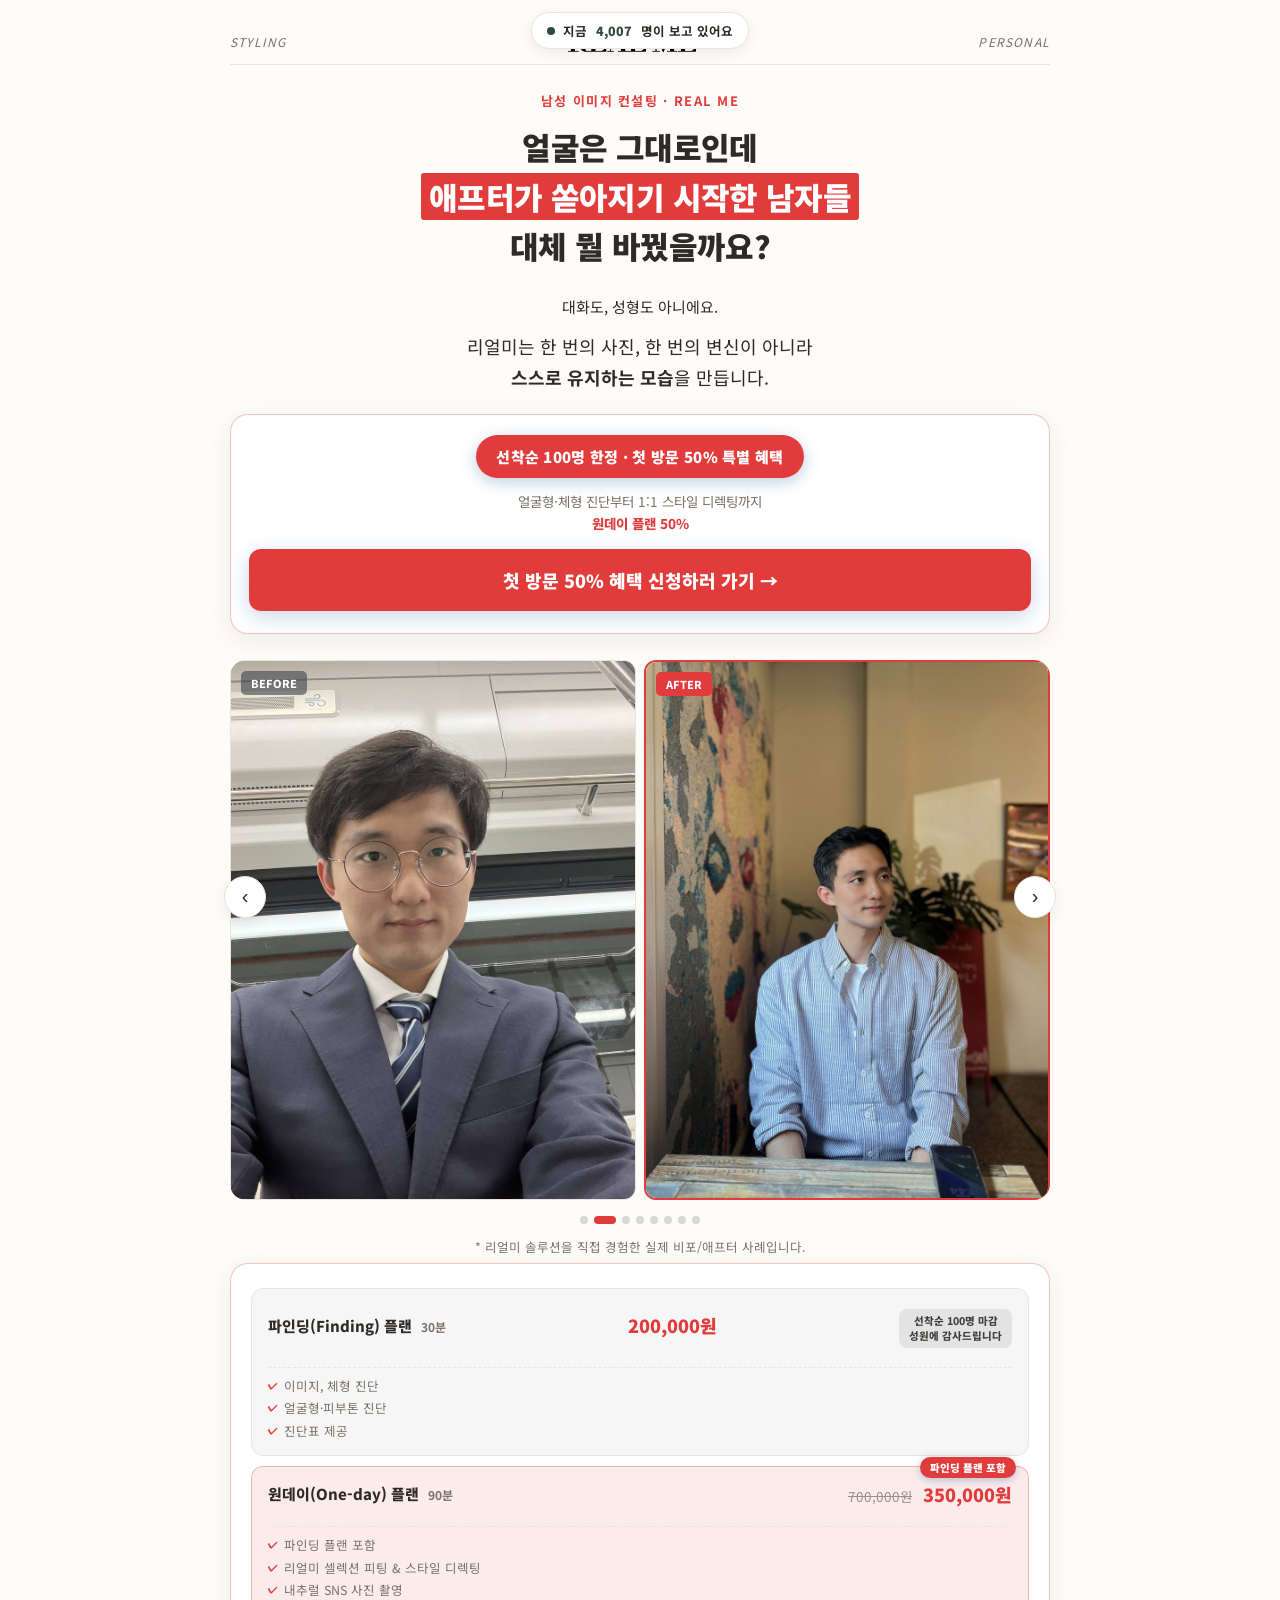
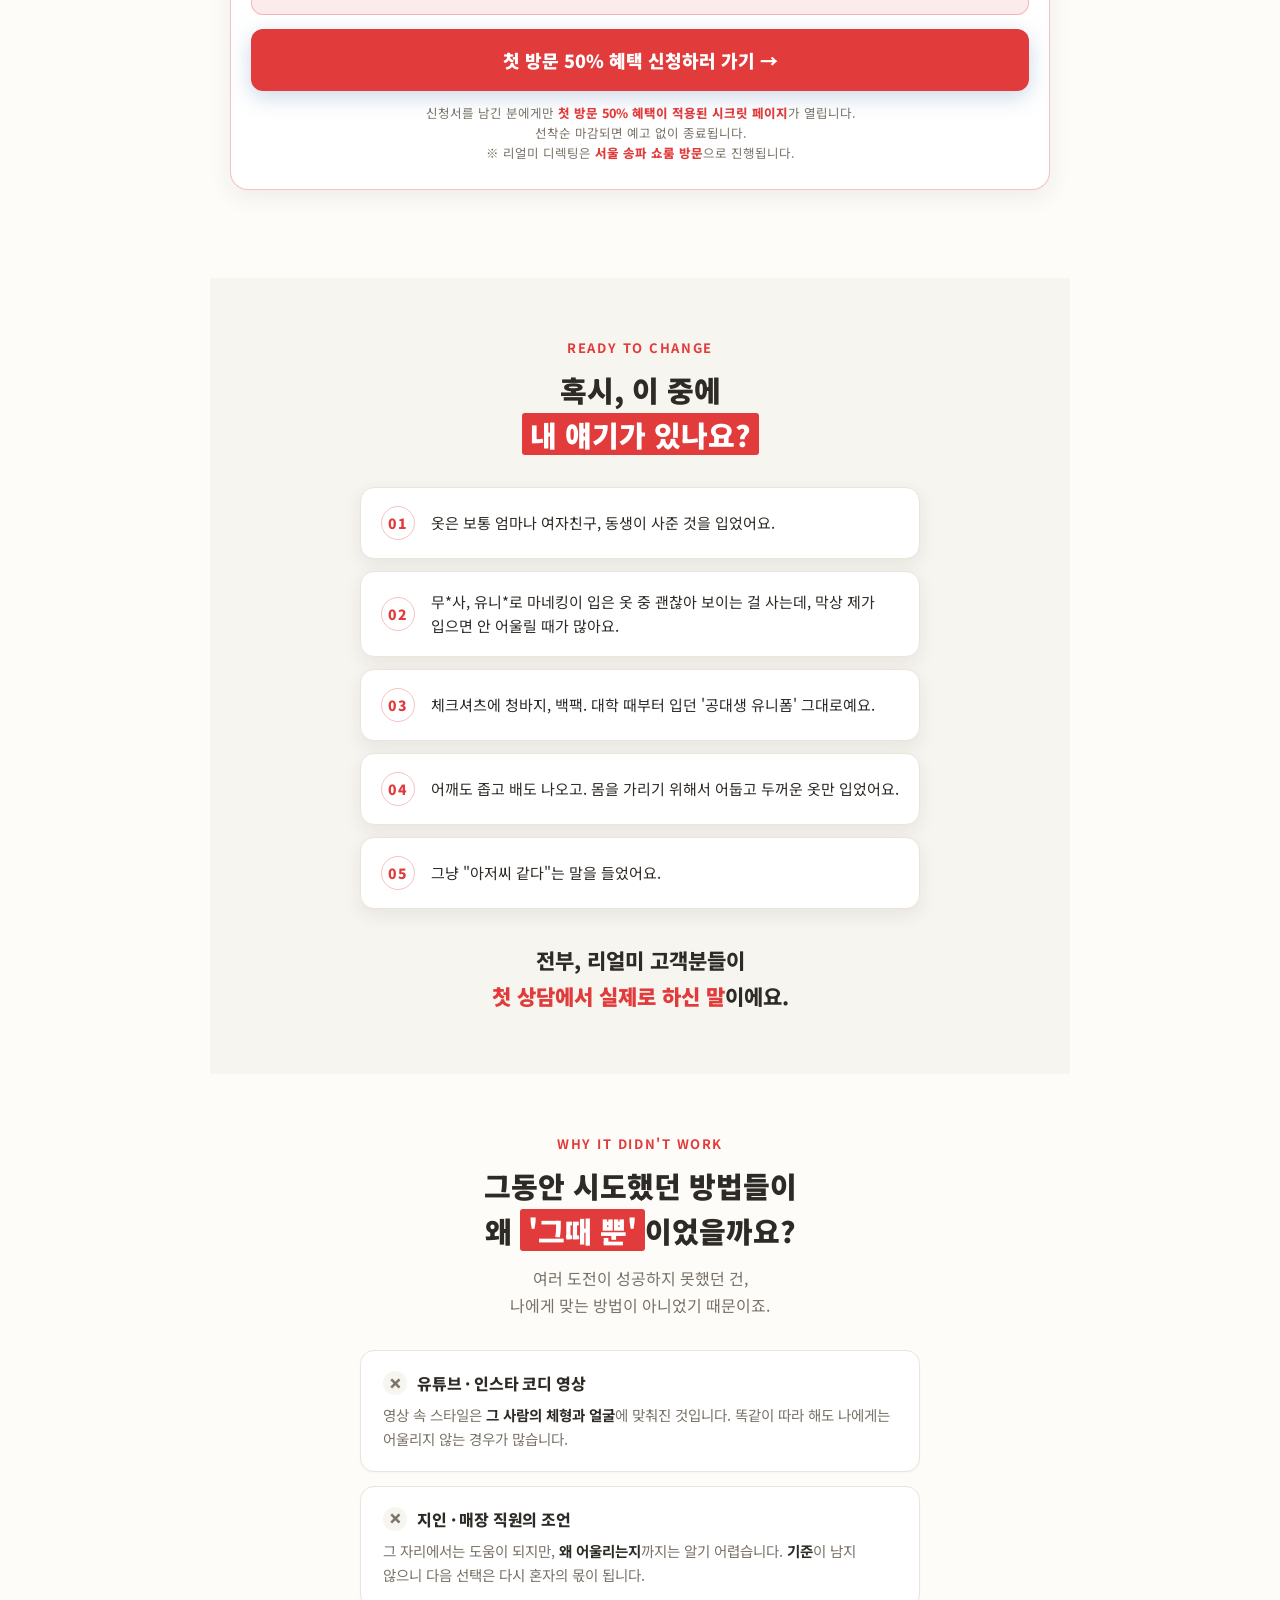
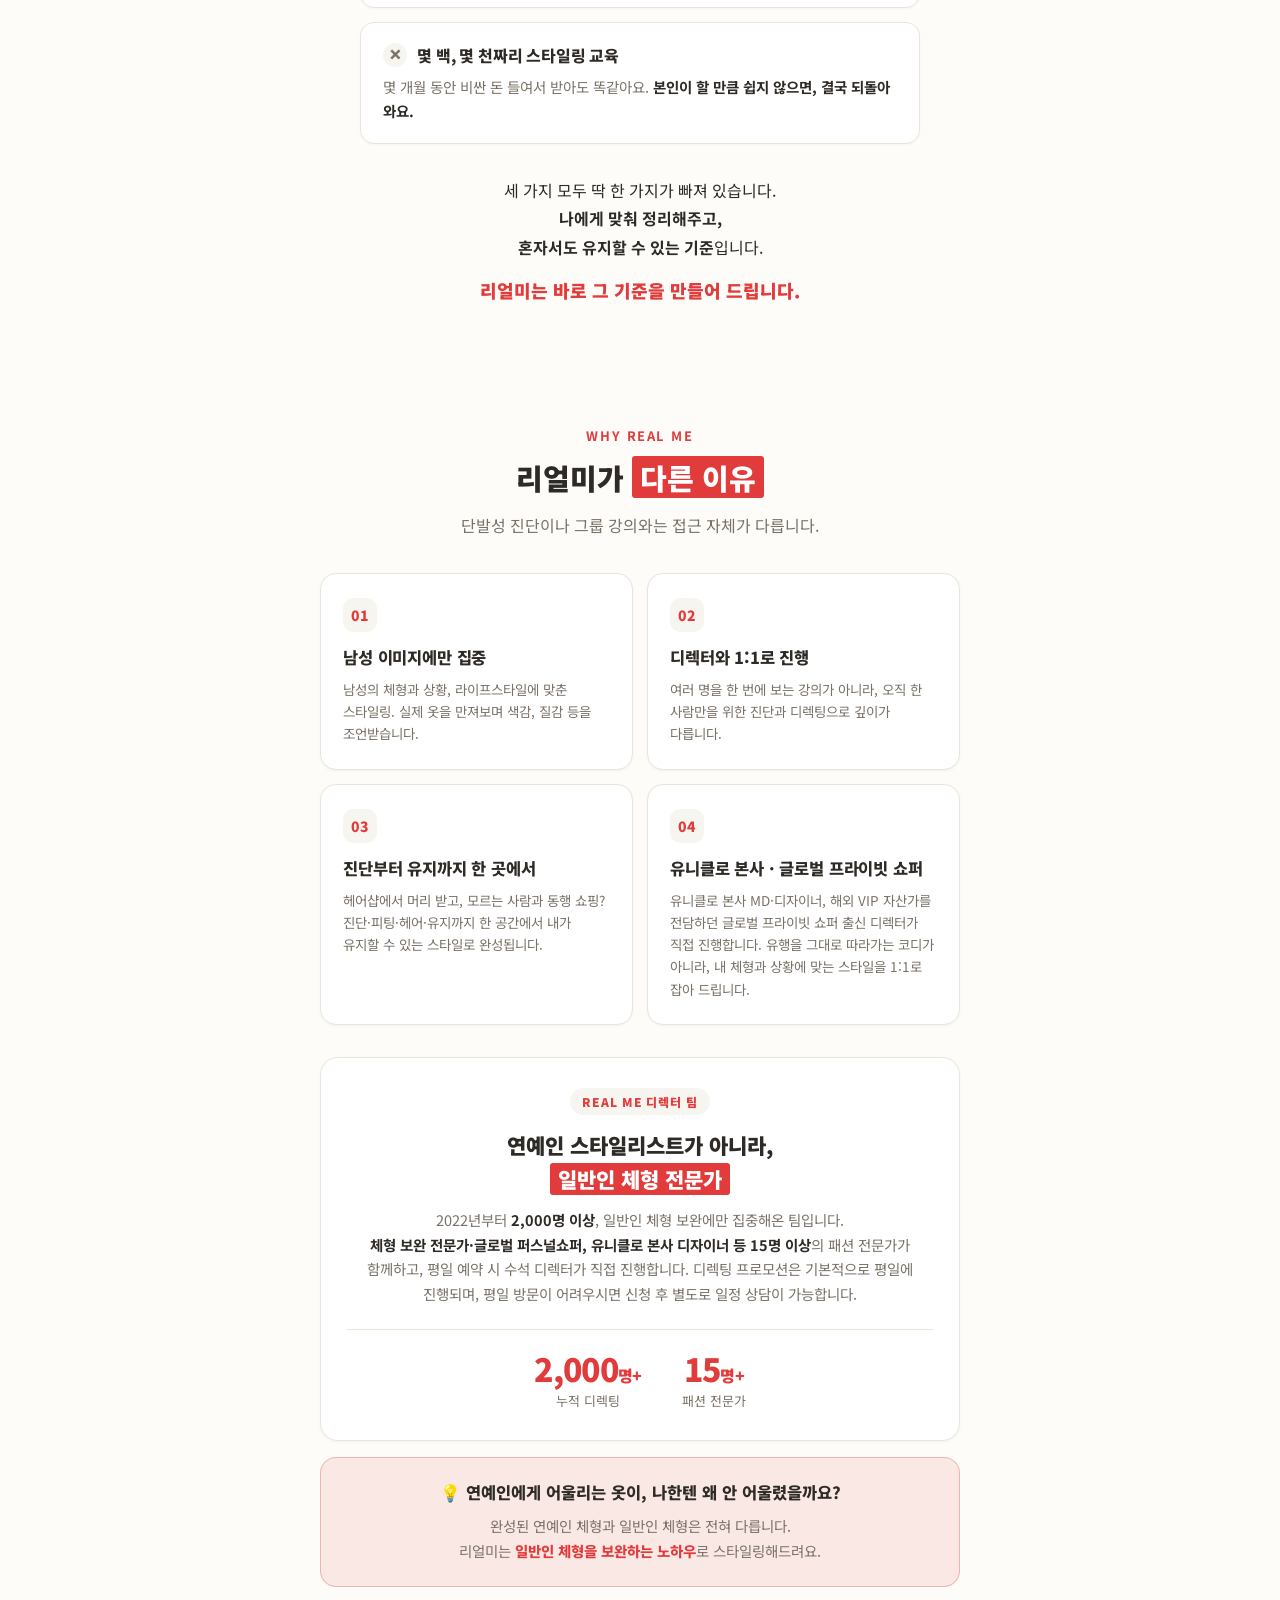
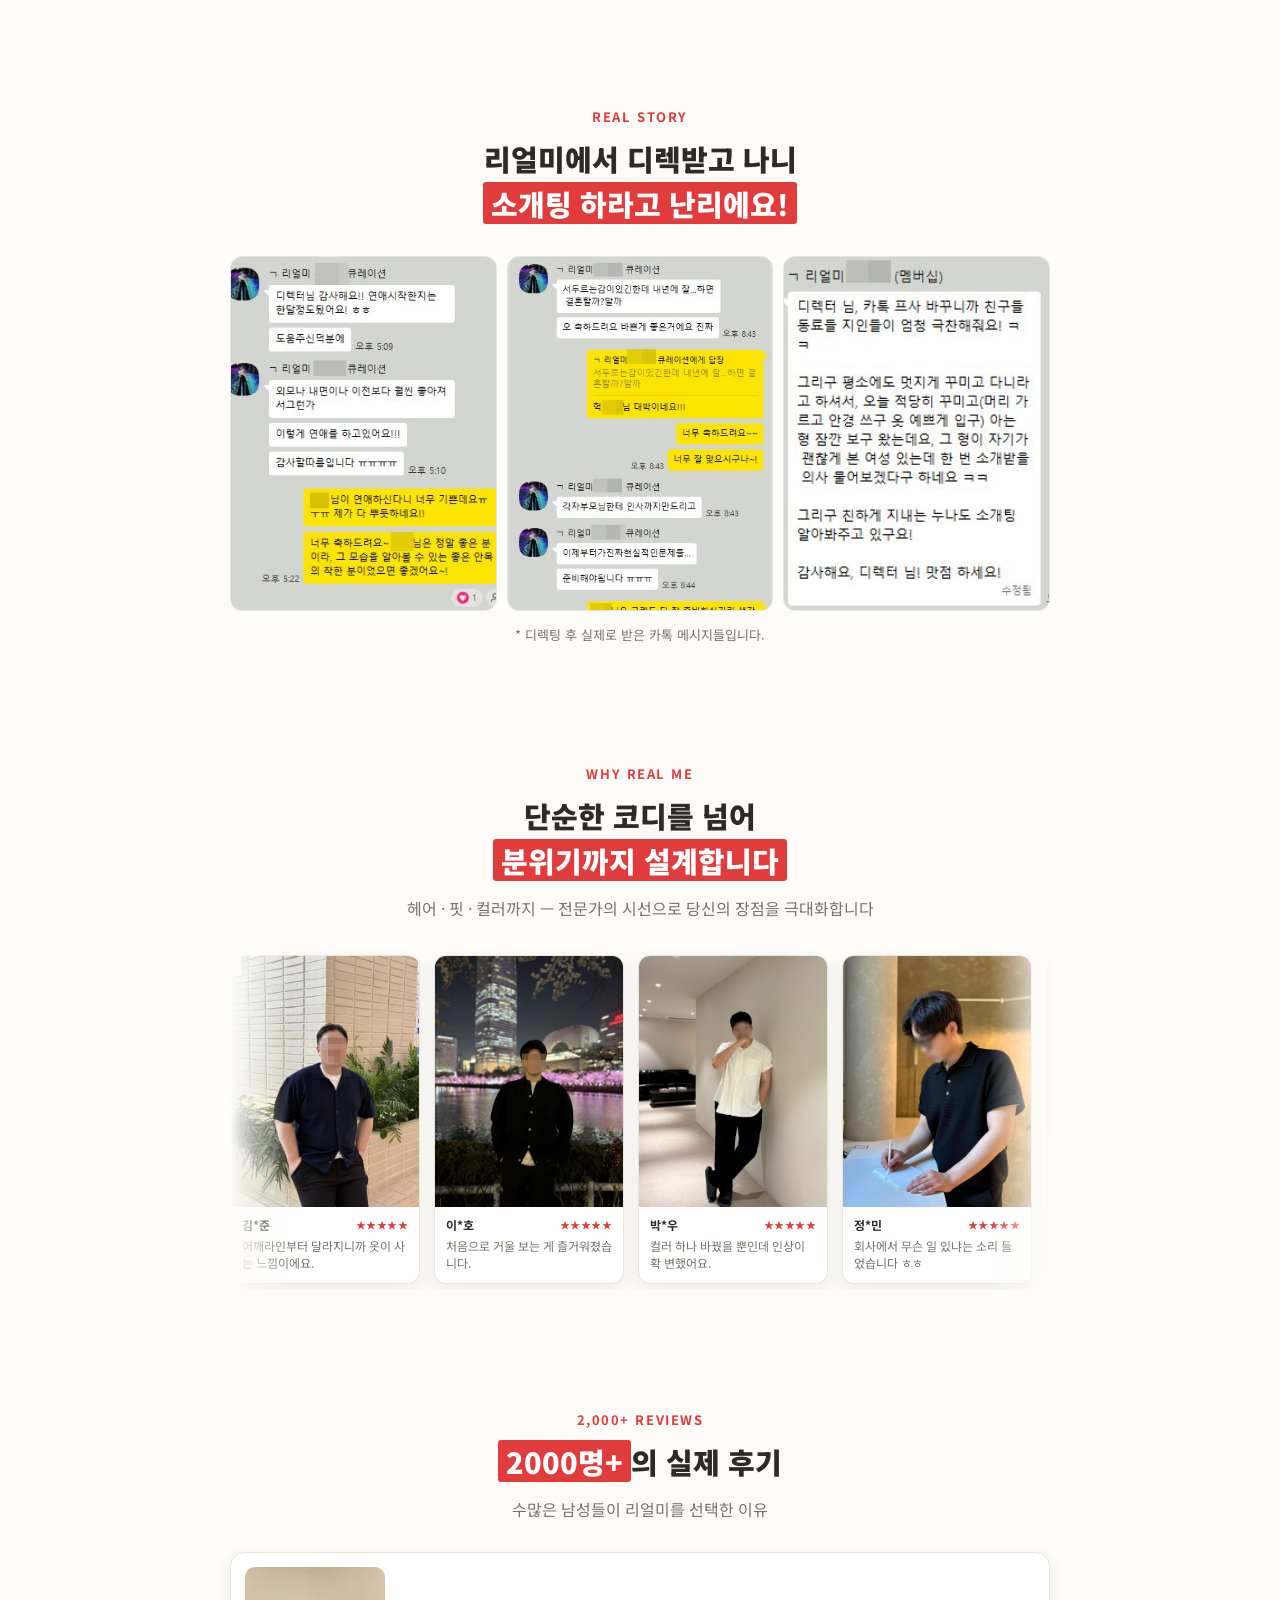
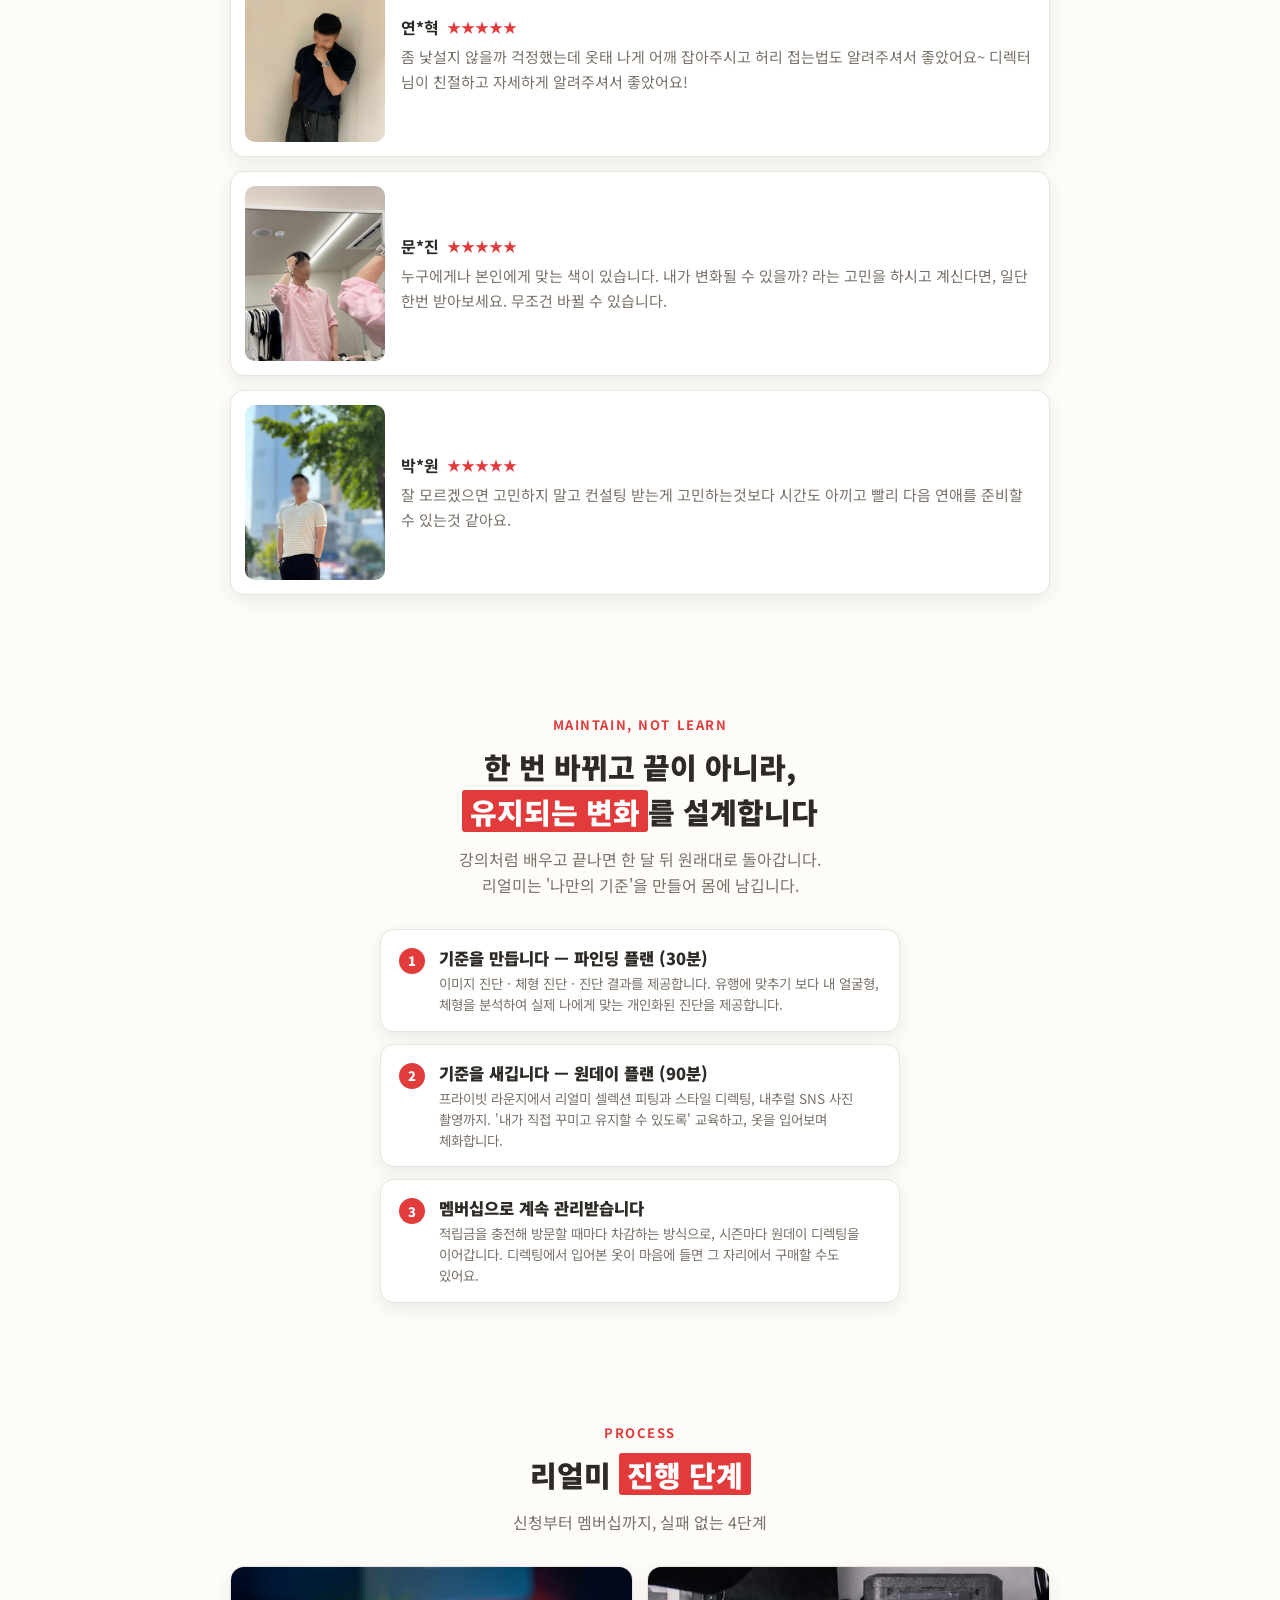
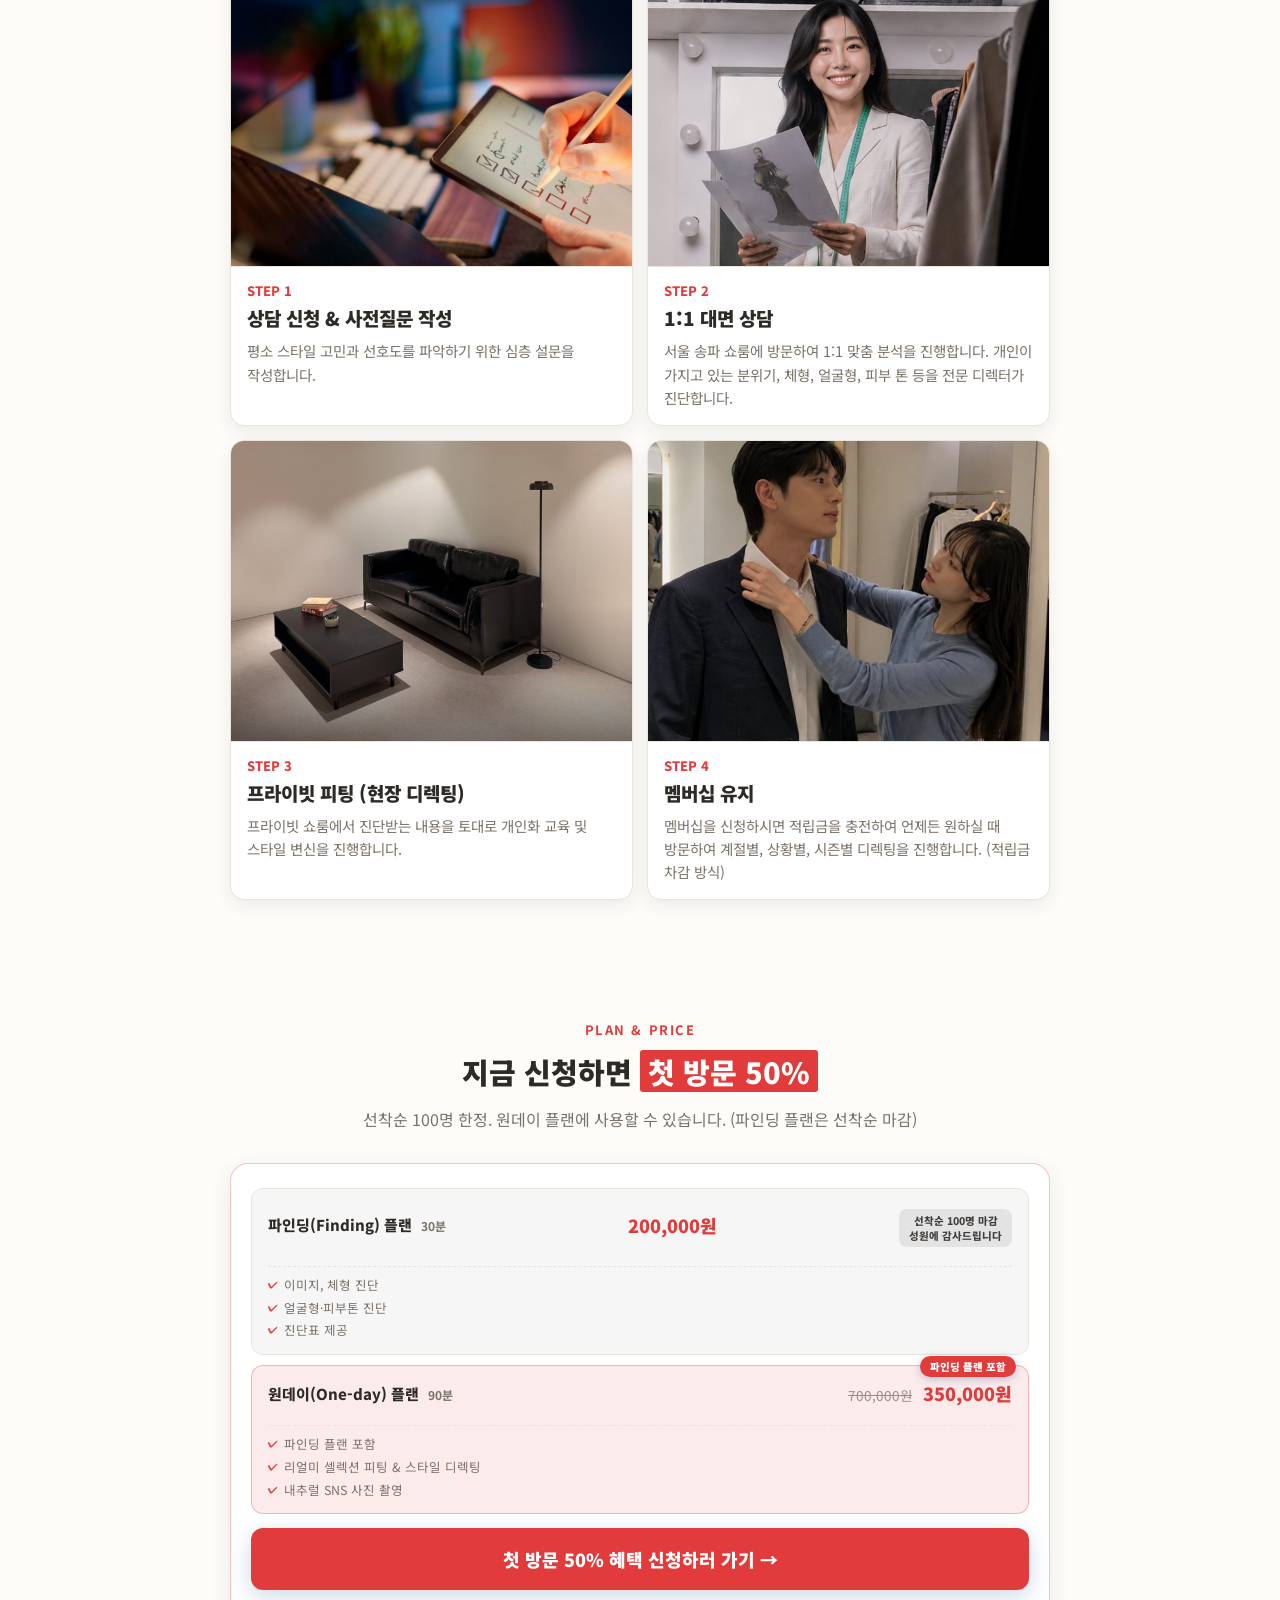
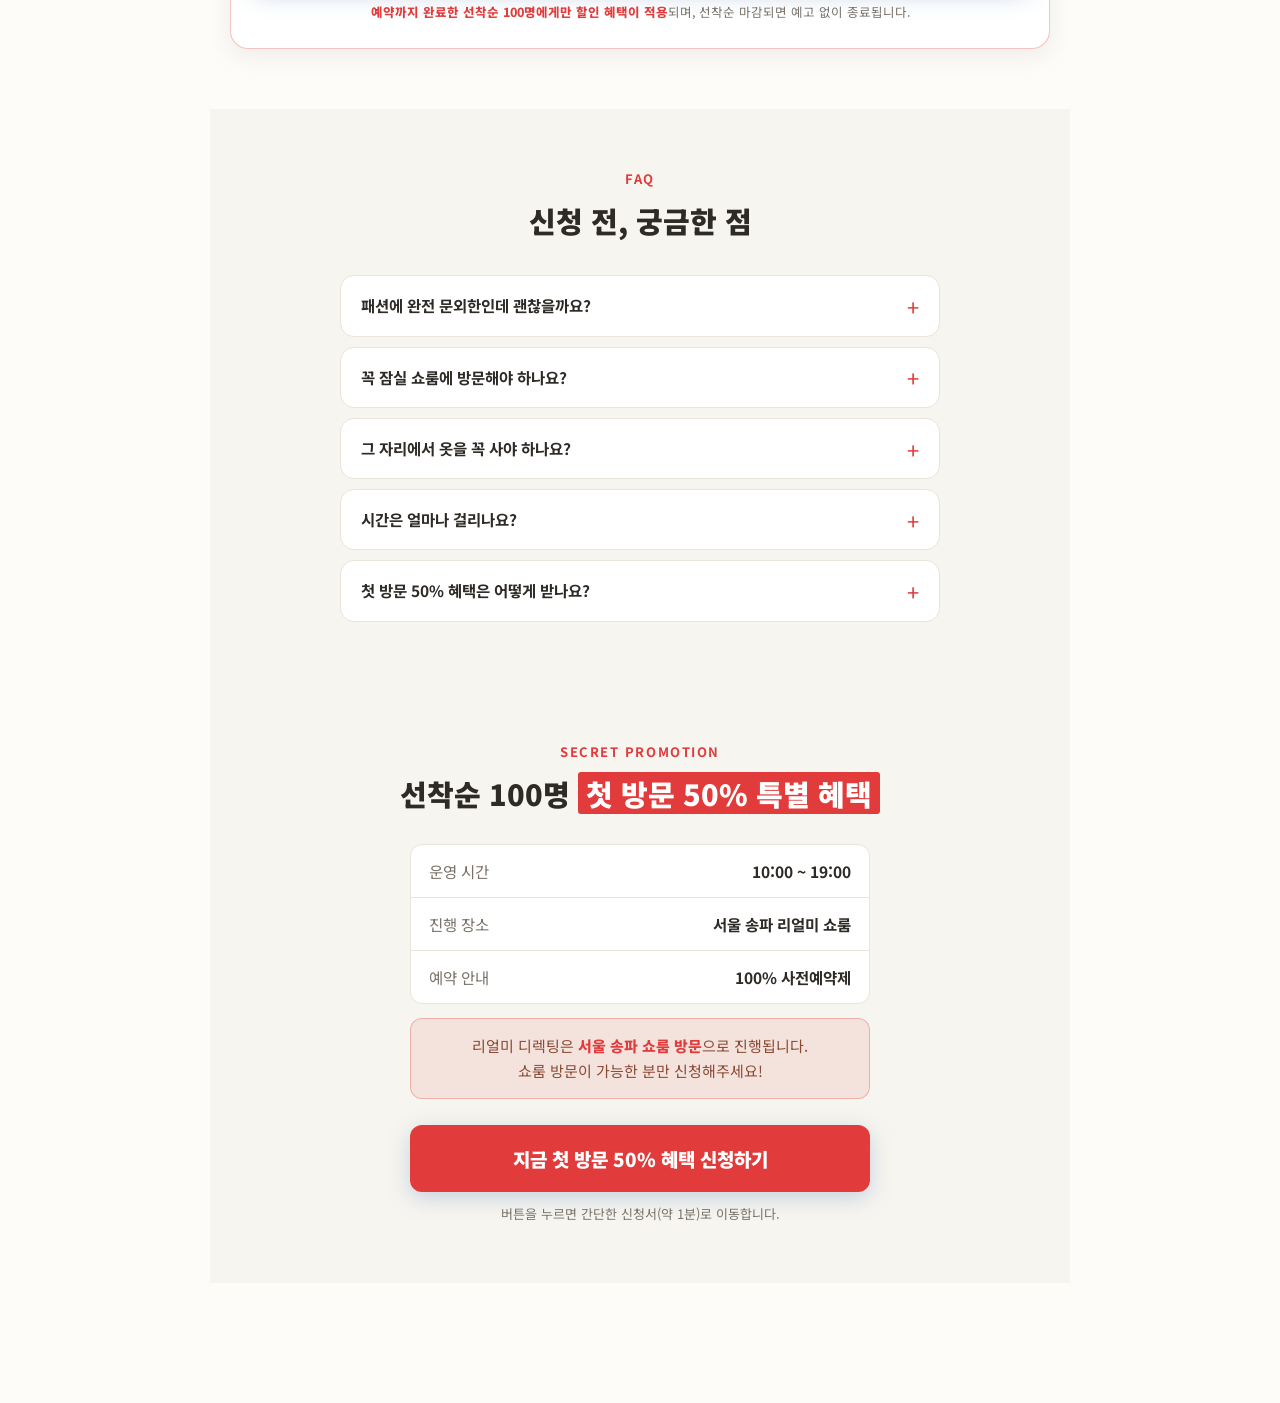
<file: full.html>
<!DOCTYPE html>
<html lang="ko">
<head>
<script>
(function () {
  // 메타 광고 UTM 매크로 미치환 처리 (2026-08-24)
  // {{ad.name}} 등이 그대로 들어오는 클릭 = 광고 리다이렉트를 안 탄 자연 유입(게시물 공유·프로필 등).
  // utm_medium=paid 는 고정 문자열이라 그대로 두면 유료 세션으로 잘못 집계된다.
  // GA4가 첫 page_view에서 쿼리스트링을 읽기 전에 URL을 바로잡아야 하므로 head 최상단에서 동기 실행.
  try {
    var url = new URL(window.location.href);
    var qs = url.searchParams;
    var MACRO = /\{\{|%7B%7B/i;
    var unresolved = [];
    qs.forEach(function (v, k) {
      if (MACRO.test(decodeURIComponent(v || ''))) unresolved.push(k);
    });
    if (!unresolved.length) return;
    unresolved.forEach(function (k) { qs.delete(k); });
    qs.set('utm_source', 'instagram');
    qs.set('utm_medium', 'social');
    qs.set('utm_campaign', 'meta_post_unresolved');
    url.search = qs.toString();
    window.history.replaceState(null, '', url.toString());
    window.__utmMacroUnresolved = true;
    window.__utmMacroFields = unresolved.join(',');
  } catch (e) { /* 절대 랜딩을 죽이지 않는다 */ }
})();
</script>
<meta charset="UTF-8" />
<meta name="viewport" content="width=device-width, initial-scale=1.0, viewport-fit=cover" />
<title>리얼미 — 선착순 100명 첫 방문 50% 특별 혜택</title>
<meta name="description" content="남성 이미지 컨설팅 리얼미, 선착순 100명 한정 첫 방문 50% 특별 혜택. 원데이 플랜에 사용. 선착순 소진 시 종료되는 시크릿 프로모션." />

<meta property="og:type" content="website" />
<meta property="og:title" content="리얼미 — 선착순 100명 첫 방문 50% 특별 혜택" />
<meta property="og:description" content="남성 이미지 컨설팅 리얼미 — 선착순 100명 한정 첫 방문 50% 특별 혜택. 소진되면 예고 없이 종료됩니다." />
<meta property="og:url" content="https://impact-me.real-me.co.kr" />

<!-- 트래킹 ID (GTM 미사용 — 단일 캠페인 랜딩) -->
<script>
  window.REALME_CONFIG = {
    GA4_ID:        "G-TYWS49LKCM",
    META_PIXEL_ID: "468864818533646"
  };
</script>
<!-- Google Analytics 4 -->
<script>
(function(){var id=window.REALME_CONFIG.GA4_ID;if(!id||id.indexOf('X')>-1)return;
var s=document.createElement('script');s.async=true;
s.src='https://www.googletagmanager.com/gtag/js?id='+id;document.head.appendChild(s);
window.dataLayer=window.dataLayer||[];function gtag(){dataLayer.push(arguments);}
window.gtag=gtag;gtag('js',new Date());gtag('config',id);})();
</script>
<!-- Meta Pixel -->
<script>
(function(){var id=window.REALME_CONFIG.META_PIXEL_ID;if(!id||id.indexOf('0000000000000000')===0)return;
!function(f,b,e,v,n,t,s){if(f.fbq)return;n=f.fbq=function(){n.callMethod?
n.callMethod.apply(n,arguments):n.queue.push(arguments)};if(!f._fbq)f._fbq=n;
n.push=n;n.loaded=!0;n.version='2.0';n.queue=[];t=b.createElement(e);t.async=!0;
t.src=v;s=b.getElementsByTagName(e)[0];s.parentNode.insertBefore(t,s)}(window,document,'script',
'https://connect.facebook.net/en_US/fbevents.js');fbq('init',id);fbq('track','PageView');})();
</script>

<link rel="preconnect" href="https://fonts.googleapis.com" />
<link rel="preconnect" href="https://fonts.gstatic.com" crossorigin />
<link href="https://fonts.googleapis.com/css2?family=Libre+Bodoni:wght@500;700&family=Noto+Sans+KR:wght@400;500;700;900&display=swap" rel="stylesheet" />
<link rel="stylesheet" href="style-ink.css?v=20260724blue" />
<link rel="stylesheet" href="full-theme.css?v=20260831b" />
</head>
<body>
<main class="landing">

  <!-- ===== 1. 히어로 + 오퍼 카드 ===== -->

  <!-- ===== full_s01_hero · 얼굴형 히어로 + 오퍼 + BA 슬라이더 (style.html 74-142) ===== -->
  <section data-sec="full_s01_hero" class="hero" data-reveal>
    <div class="nav-row">STYLING<img class="brand-logo" src="images/logo-white.png" alt="REAL ME">PERSONAL</div>

    <div class="hero-eyebrow">남성 이미지 컨설팅 · REAL ME</div>
    <h1 data-mark="hero_title" class="hero-title">얼굴은 그대로인데<br><em>애프터가 쏟아지기 시작한 남자들</em><br>대체 뭘 바꿨을까요?</h1>
    <p data-mark="hero_sub" class="hero-sub"><span style="display:block;font-size:15px;line-height:1.35;margin-bottom:14px;">대화도, 성형도 아니에요.</span>리얼미는 한 번의 사진, 한 번의 변신이 아니라<br><b>스스로 유지하는 모습</b>을 만듭니다.</p>

    <!-- ===== 상단 오퍼 (킥커 + 카운트다운 + CTA) ===== -->
    <div data-mark="hero_offer" class="offer offer-top">
      <div class="offer-kicker">선착순 100명 한정 · 첫 방문 50% 특별 혜택</div>
      <p class="offer-what">얼굴형·체형 진단부터 1:1 스타일 디렉팅까지<br><b>원데이 플랜 50%</b></p>
      <a href="#" class="offer-cta js-typeform" data-cta="offer-top">첫 방문 50% 혜택 신청하러 가기 →</a>
    </div>

    <div data-mark="hero_slider" class="slider">
      <div class="slider-view">
        <div class="slider-track" id="baTrack">
          <div class="ba-slide"><div class="ba-card"><span class="ba-tag">BEFORE</span><div class="imgslot r34" data-label="ba-before-1.jpg"><img src="images/ba-before-1.jpg" alt="비포 1" onerror="this.style.display='none'"></div></div><div class="ba-card after"><span class="ba-tag a">AFTER</span><div class="imgslot r34" data-label="ba-after-1.jpg"><img src="images/ba-after-1.jpg" alt="애프터 1" onerror="this.style.display='none'"></div></div></div>
          <div class="ba-slide"><div class="ba-card"><span class="ba-tag">BEFORE</span><div class="imgslot r34" data-label="ba-before-2.jpg"><img src="images/ba-before-2.jpg" alt="비포 2" onerror="this.style.display='none'"></div></div><div class="ba-card after"><span class="ba-tag a">AFTER</span><div class="imgslot r34" data-label="ba-after-2.jpg"><img src="images/ba-after-2.jpg" alt="애프터 2" onerror="this.style.display='none'"></div></div></div>
          <div class="ba-slide"><div class="ba-card"><span class="ba-tag">BEFORE</span><div class="imgslot r34" data-label="ba-before-3.jpg"><img src="images/ba-before-3.jpg" alt="비포 3" onerror="this.style.display='none'"></div></div><div class="ba-card after"><span class="ba-tag a">AFTER</span><div class="imgslot r34" data-label="ba-after-3.jpg"><img src="images/ba-after-3.jpg" alt="애프터 3" onerror="this.style.display='none'"></div></div></div>
          <div class="ba-slide"><div class="ba-card"><span class="ba-tag">BEFORE</span><div class="imgslot r34" data-label="ba-before-4.jpg"><img src="images/ba-before-4.jpg" alt="비포 4" onerror="this.style.display='none'"></div></div><div class="ba-card after"><span class="ba-tag a">AFTER</span><div class="imgslot r34" data-label="ba-after-4.jpg"><img src="images/ba-after-4.jpg" alt="애프터 4" onerror="this.style.display='none'"></div></div></div>
          <div class="ba-slide"><div class="ba-card"><span class="ba-tag">BEFORE</span><div class="imgslot r34" data-label="ba-before-5.jpg"><img src="images/ba-before-5.jpg" alt="비포 5" onerror="this.style.display='none'"></div></div><div class="ba-card after"><span class="ba-tag a">AFTER</span><div class="imgslot r34" data-label="ba-after-5.jpg"><img src="images/ba-after-5.jpg" alt="애프터 5" onerror="this.style.display='none'"></div></div></div>
          <div class="ba-slide"><div class="ba-card"><span class="ba-tag">BEFORE</span><div class="imgslot r34" data-label="ba-before-6.jpg"><img src="images/ba-before-6.jpg" alt="비포 6" onerror="this.style.display='none'"></div></div><div class="ba-card after"><span class="ba-tag a">AFTER</span><div class="imgslot r34" data-label="ba-after-6.jpg"><img src="images/ba-after-6.jpg" alt="애프터 6" onerror="this.style.display='none'"></div></div></div>
          <div class="ba-slide"><div class="ba-card"><span class="ba-tag">BEFORE</span><div class="imgslot r34" data-label="ba-before-7.jpg"><img src="images/ba-before-7.jpg" alt="비포 7" onerror="this.style.display='none'"></div></div><div class="ba-card after"><span class="ba-tag a">AFTER</span><div class="imgslot r34" data-label="ba-after-7.jpg"><img src="images/ba-after-7.jpg" alt="애프터 7" onerror="this.style.display='none'"></div></div></div>
          <div class="ba-slide"><div class="ba-card"><span class="ba-tag">BEFORE</span><div class="imgslot r34" data-label="ba-before-8.jpg"><img src="images/ba-before-8.jpg" alt="비포 8" onerror="this.style.display='none'"></div></div><div class="ba-card after"><span class="ba-tag a">AFTER</span><div class="imgslot r34" data-label="ba-after-8.jpg"><img src="images/ba-after-8.jpg" alt="애프터 8" onerror="this.style.display='none'"></div></div></div>
        </div>
      </div>
      <button class="slider-btn prev" id="baPrev" aria-label="이전">‹</button>
      <button class="slider-btn next" id="baNext" aria-label="다음">›</button>
      <div class="slider-dots" id="baDots"></div>
    </div>

    <p class="slider-caption">* 리얼미 솔루션을 직접 경험한 실제 비포/애프터 사례입니다.</p>

    <!-- ===== 플랜 + 남은 쿠폰 오퍼 카드 ===== -->
    <div data-mark="hero_plans" class="offer" id="offer">
      <div class="offer-plans">
        <div class="offer-plan">
          <div class="op-name">파인딩(Finding) 플랜 <span>30분</span></div>
          <div class="op-price"><b>200,000원</b></div><div style="margin-top:6px"><span style="display:inline-block;font-size:10.5px;font-weight:800;padding:4px 10px;background:rgba(127,127,127,.18);color:inherit;opacity:.9;white-space:normal;text-align:center;line-height:1.45;border-radius:8px;">선착순 100명 마감<br>성원에 감사드립니다</span></div>
          <ul class="op-desc">
            <li>이미지, 체형 진단</li>
            <li>얼굴형·피부톤 진단</li>
            <li>진단표 제공</li>
          </ul>
        </div>
        <div class="offer-plan hot">
          <div class="op-badge">파인딩 플랜 포함</div>
          <div class="op-name">원데이(One-day) 플랜 <span>90분</span></div>
          <div class="op-price"><s>700,000원</s> <b>350,000원</b></div>
          <ul class="op-desc">
            <li>파인딩 플랜 포함</li>
            <li>리얼미 셀렉션 피팅 &amp; 스타일 디렉팅</li>
            <li>내추럴 SNS 사진 촬영</li>
          </ul>
        </div>
      </div>
      <a href="#" class="offer-cta js-typeform" data-cta="offer">첫 방문 50% 혜택 신청하러 가기 →</a>
      <p class="offer-note">신청서를 남긴 분에게만 <b>첫 방문 50% 혜택이 적용된 시크릿 페이지</b>가 열립니다.<br>선착순 마감되면 예고 없이 종료됩니다.<br>※ 리얼미 디렉팅은 <b>서울 송파 쇼룸 방문</b>으로 진행됩니다.</p>
    </div>
  </section>

  <!-- ===== full_s02_pain · 상세형 · 공감 (index.html 143-154) ===== -->
  <section data-sec="full_s02_pain" class="pain" data-reveal>
    <div class="eyebrow">READY TO CHANGE</div>
    <h2 class="sec-title">혹시, 이 중에<br><em>내 얘기가 있나요?</em></h2>
    <div class="pain-list">
      <div class="pain-card"><span class="pain-no">01</span><p>옷은 보통 엄마나 여자친구, 동생이 사준 것을 입었어요.</p></div>
      <div class="pain-card"><span class="pain-no">02</span><p>무*사, 유니*로 마네킹이 입은 옷 중 괜찮아 보이는 걸 사는데, 막상 제가 입으면 안 어울릴 때가 많아요.</p></div>
      <div class="pain-card"><span class="pain-no">03</span><p>체크셔츠에 청바지, 백팩. 대학 때부터 입던 '공대생 유니폼' 그대로예요.</p></div>
      <div class="pain-card"><span class="pain-no">04</span><p>어깨도 좁고 배도 나오고. 몸을 가리기 위해서 어둡고 두꺼운 옷만 입었어요.</p></div>
      <div class="pain-card"><span class="pain-no">05</span><p>그냥 "아저씨 같다"는 말을 들었어요.</p></div>
    </div>
    <p class="pain-close">전부, 리얼미 고객분들이<br><em>첫 상담에서 실제로 하신 말</em>이에요.</p>
  </section>

  <!-- ===== full_s03_whyfail · 상세형 · 왜 그때뿐인가 (index.html 157-176) ===== -->
  <section data-sec="full_s03_whyfail" class="whyfail" data-reveal>
    <div class="eyebrow">WHY IT DIDN'T WORK</div>
    <h2 class="sec-title">그동안 시도했던 방법들이<br>왜 <em>'그때 뿐'</em>이었을까요?</h2>
    <p class="sec-sub">여러 도전이 성공하지 못했던 건,<br>나에게 맞는 방법이 아니었기 때문이죠.</p>
    <div class="whyfail-list">
      <div class="whyfail-card">
        <div class="wf-head"><span class="wf-x">✕</span><b>유튜브 · 인스타 코디 영상</b></div>
        <p>영상 속 스타일은 <b>그 사람의 체형과 얼굴</b>에 맞춰진 것입니다. 똑같이 따라 해도 나에게는 어울리지 않는 경우가 많습니다.</p>
      </div>
      <div class="whyfail-card">
        <div class="wf-head"><span class="wf-x">✕</span><b>지인 · 매장 직원의 조언</b></div>
        <p>그 자리에서는 도움이 되지만, <b>왜 어울리는지</b>까지는 알기 어렵습니다. <b>기준</b>이 남지 않으니 다음 선택은 다시 혼자의 몫이 됩니다.</p>
      </div>
      <div class="whyfail-card">
        <div class="wf-head"><span class="wf-x">✕</span><b>몇 백, 몇 천짜리 스타일링 교육</b></div>
        <p>몇 개월 동안 비싼 돈 들여서 받아도 똑같아요. <b>본인이 할 만큼 쉽지 않으면, 결국 되돌아 와요.</b></p>
      </div>
    </div>
    <p class="whyfail-close">세 가지 모두 딱 한 가지가 빠져 있습니다.<br><b>나에게 맞춰 정리해주고, <br>혼자서도 유지할 수 있는 기준</b>입니다.<br><b class="wf-punch">리얼미는 바로 그 기준을 만들어 드립니다.</b></p>
  </section>

  <!-- ===== full_s04_whyus · 상세형 · 왜 리얼미인가 (index.html 204-247) ===== -->
  <section data-sec="full_s04_whyus" class="whyus" data-reveal>
    <div class="eyebrow">WHY REAL ME</div>
    <h2 class="sec-title">리얼미가 <em>다른 이유</em></h2>
    <p class="sec-sub">단발성 진단이나 그룹 강의와는 접근 자체가 다릅니다.</p>
    <div class="whyus-grid">
      <div class="whyus-card">
        <span class="whyus-ico">01</span>
        <h3>남성 이미지에만 집중</h3>
        <p>남성의 체형과 상황, 라이프스타일에 맞춘 스타일링. 실제 옷을 만져보며 색감, 질감 등을 조언받습니다. </p>
      </div>
      <div class="whyus-card">
        <span class="whyus-ico">02</span>
        <h3>디렉터와 1:1로 진행</h3>
        <p>여러 명을 한 번에 보는 강의가 아니라, 오직 한 사람만을 위한 진단과 디렉팅으로 깊이가 다릅니다.</p>
      </div>
      <div class="whyus-card">
        <span class="whyus-ico">03</span>
        <h3>진단부터 유지까지 한 곳에서</h3>
        <p>헤어샵에서 머리 받고, 모르는 사람과 동행 쇼핑? 진단·피팅·헤어·유지까지 한 공간에서 내가 유지할 수 있는 스타일로 완성됩니다.</p>
      </div>
      <div class="whyus-card">
        <span class="whyus-ico">04</span>
        <h3>유니클로 본사 · 글로벌 프라이빗 쇼퍼</h3>
        <p>유니클로 본사 MD·디자이너, 해외 VIP 자산가를 전담하던 글로벌 프라이빗 쇼퍼 출신 디렉터가 직접 진행합니다. 유행을 그대로 따라가는 코디가 아니라, 내 체형과 상황에 맞는 스타일을 1:1로 잡아 드립니다.</p>
      </div>
    </div>

    <!-- 디렉터 팀 credential -->
    <div class="team-panel">
      <span class="team-eyebrow">REAL ME 디렉터 팀</span>
      <h3 class="team-title">연예인 스타일리스트가 아니라,<br><em>일반인 체형 전문가</em></h3>
      <p class="team-desc">2022년부터 <b>2,000명 이상</b>, 일반인 체형 보완에만 집중해온 팀입니다. <br><b>체형 보완 전문가·글로벌 퍼스널쇼퍼, 유니클로 본사 디자이너 등 15명 이상</b>의 패션 전문가가 함께하고, 평일 예약 시 수석 디렉터가 직접 진행합니다. 디렉팅 프로모션은 기본적으로 평일에 진행되며, 평일 방문이 어려우시면 신청 후 별도로 일정 상담이 가능합니다.</p>
      <div class="team-stats">
        <div class="team-stat"><b>2,000<span>명+</span></b><p>누적 디렉팅</p></div>
        <div class="team-stat"><b>15<span>명+</span></b><p>패션 전문가</p></div>
      </div>
    </div>

    <!-- 인사이트 콜아웃 -->
    <div class="insight-box">
      <p class="insight-q">💡 연예인에게 어울리는 옷이, 나한텐 왜 안 어울렸을까요?</p>
      <p class="insight-a">완성된 연예인 체형과 일반인 체형은 전혀 다릅니다. <br>리얼미는 <b>일반인 체형을 보완하는 노하우</b>로 스타일링해드려요.</p>
    </div>
  </section>

  <!-- ===== full_s05_review_kakao · 얼굴형 · 카톡 후기 (style.html 145-154) ===== -->
  <section data-sec="full_s05_review_kakao" class="reviews-kakao" data-reveal>
    <div class="eyebrow">REAL STORY</div>
    <h2 class="sec-title">리얼미에서 디렉받고 나니<br><em>소개팅 하라고 난리에요!</em></h2>
    <div class="kakao-grid">
      <div class="imgslot r-free" data-label="kakao-1.jpg"><img src="images/kakao-1.jpg" alt="카톡 후기 1" onerror="this.style.display='none'"></div>
      <div class="imgslot r-free" data-label="kakao-2.jpg"><img src="images/kakao-2.jpg" alt="카톡 후기 2" onerror="this.style.display='none'"></div>
      <div class="imgslot r-free" data-label="kakao-3.jpg"><img src="images/kakao-3.jpg" alt="카톡 후기 3" onerror="this.style.display='none'"></div>
    </div>
    <p class="kakao-more">* 디렉팅 후 실제로 받은 카톡 메시지들입니다.</p>
  </section>

  <!-- ===== full_s06_lookbook · 얼굴형 · 룩북 (style.html 157-164) ===== -->
  <section data-sec="full_s06_lookbook" class="lookbook" data-reveal>
    <div class="eyebrow">WHY REAL ME</div>
    <h2 class="sec-title">단순한 코디를 넘어<br><em>분위기까지 설계합니다</em></h2>
    <p class="sec-sub">헤어 · 핏 · 컬러까지 — 전문가의 시선으로 당신의 장점을 극대화합니다</p>
    <div class="marquee">
      <div class="marquee-track" id="lookTrack"></div>
    </div>
  </section>

  <!-- ===== full_s07_review_text · 얼굴형 · 텍스트 후기 (style.html 167-185) ===== -->
  <section data-sec="full_s07_review_text" class="reviews-text" data-reveal>
    <div class="eyebrow">2,000+ REVIEWS</div>
    <h2 class="sec-title"><em>2000명+</em>의 실제 후기</h2>
    <p class="sec-sub">수많은 남성들이 리얼미를 선택한 이유</p>
    <div class="rv-list">
      <div class="rv-item">
        <div class="imgslot r-sq" data-label="review-1.jpg"><img src="images/review-1.jpg" alt="후기 사진 1" onerror="this.style.display='none'"></div>
        <div class="rv-text"><div class="rv-top"><b>연*혁</b><span class="stars">★★★★★</span></div><p>좀 낯설지 않을까 걱정했는데 옷태 나게 어깨 잡아주시고 허리 접는법도 알려주셔서 좋았어요~ 디렉터님이 친절하고 자세하게 알려주셔서 좋았어요!</p></div>
      </div>
      <div class="rv-item">
        <div class="imgslot r-sq" data-label="review-2.jpg"><img src="images/review-2.jpg" alt="후기 사진 2" onerror="this.style.display='none'"></div>
        <div class="rv-text"><div class="rv-top"><b>문*진</b><span class="stars">★★★★★</span></div><p>누구에게나 본인에게 맞는 색이 있습니다. 내가 변화될 수 있을까? 라는 고민을 하시고 계신다면, 일단 한번 받아보세요. 무조건 바뀔 수 있습니다.</p></div>
      </div>
      <div class="rv-item">
        <div class="imgslot r-sq" data-label="review-3.jpg"><img src="images/review-3.jpg" alt="후기 사진 3" onerror="this.style.display='none'"></div>
        <div class="rv-text"><div class="rv-top"><b>박*원</b><span class="stars">★★★★★</span></div><p>잘 모르겠으면 고민하지 말고 컨설팅 받는게 고민하는것보다 시간도 아끼고 빨리 다음 연애를 준비할 수 있는것 같아요.</p></div>
      </div>
    </div>
  </section>

  <!-- ===== full_s08_benefits · 얼굴형 · 혜택 (style.html 188-197) ===== -->
  <section data-sec="full_s08_benefits" class="benefits" data-reveal>
    <div class="eyebrow">MAINTAIN, NOT LEARN</div>
    <h2 class="sec-title">한 번 바뀌고 끝이 아니라,<br><em>유지되는 변화</em>를 설계합니다</h2>
    <p class="sec-sub">강의처럼 배우고 끝나면 한 달 뒤 원래대로 돌아갑니다.<br>리얼미는 '나만의 기준'을 만들어 몸에 남깁니다.</p>
    <div class="benefit-list">
      <div class="benefit-item"><span class="benefit-check">1</span><div><b>기준을 만듭니다 — 파인딩 플랜 (30분)</b><p>이미지 진단 · 체형 진단 · 진단 결과를 제공합니다. 유행에 맞추기 보다 내 얼굴형, 체형을 분석하여 실제 나에게 맞는 개인화된 진단을 제공합니다.</p></div></div>
      <div class="benefit-item"><span class="benefit-check">2</span><div><b>기준을 새깁니다 — 원데이 플랜 (90분)</b><p>프라이빗 라운지에서 리얼미 셀렉션 피팅과 스타일 디렉팅, 내추럴 SNS 사진 촬영까지. '내가 직접 꾸미고 유지할 수 있도록' 교육하고, 옷을 입어보며 체화합니다.</p></div></div>
      <div class="benefit-item"><span class="benefit-check">3</span><div><b>멤버십으로 계속 관리받습니다</b><p>적립금을 충전해 방문할 때마다 차감하는 방식으로, 시즌마다 원데이 디렉팅을 이어갑니다. 디렉팅에서 입어본 옷이 마음에 들면 그 자리에서 구매할 수도 있어요.</p></div></div>
    </div>
  </section>

  <!-- ===== full_s09_process · 얼굴형 · 진행 과정 (style.html 200-210) ===== -->
  <section data-sec="full_s09_process" class="process" data-reveal>
    <div class="eyebrow">PROCESS</div>
    <h2 class="sec-title">리얼미 <em>진행 단계</em></h2>
    <p class="sec-sub">신청부터 멤버십까지, 실패 없는 4단계</p>
    <div class="proc-grid">
      <div class="proc-item"><div class="imgslot r43" data-label="step-1.jpg"><img src="images/step-1.jpg" alt="상담 신청 및 사전질문 작성" onerror="this.style.display='none'"></div><div class="proc-no">STEP 1</div><h3>상담 신청 &amp; 사전질문 작성</h3><p>평소 스타일 고민과 선호도를 파악하기 위한 심층 설문을 작성합니다.</p></div>
      <div class="proc-item"><div class="imgslot r43" data-label="step-2.jpg"><img src="images/step-2.jpg" alt="1:1 대면 상담" onerror="this.style.display='none'"></div><div class="proc-no">STEP 2</div><h3>1:1 대면 상담</h3><p>서울 송파 쇼룸에 방문하여 1:1 맞춤 분석을 진행합니다. 개인이 가지고 있는 분위기, 체형, 얼굴형, 피부 톤 등을 전문 디렉터가 진단합니다.</p></div>
      <div class="proc-item"><div class="imgslot r43" data-label="step-3.jpg"><img src="images/step-3.jpg" alt="프라이빗 피팅 현장 디렉팅" onerror="this.style.display='none'"></div><div class="proc-no">STEP 3</div><h3>프라이빗 피팅 (현장 디렉팅)</h3><p>프라이빗 쇼룸에서 진단받는 내용을 토대로 개인화 교육 및 스타일 변신을 진행합니다.</p></div>
      <div class="proc-item"><div class="imgslot r43" data-label="step-4.jpg"><img src="images/step-4.jpg" alt="멤버십 유지" onerror="this.style.display='none'"></div><div class="proc-no">STEP 4</div><h3>멤버십 유지</h3><p>멤버십을 신청하시면 적립금을 충전하여 언제든 원하실 때 방문하여 계절별, 상황별, 시즌별 디렉팅을 진행합니다. (적립금 차감 방식)</p></div>
    </div>
  </section>

  <!-- ===== full_s10_plans · 상세형 · 가격/플랜 (index.html 391-424) ===== -->
  <section data-sec="full_s10_plans" class="plans-sec" id="plans" data-reveal>
    <div class="eyebrow">PLAN &amp; PRICE</div>
    <h2 class="sec-title">지금 신청하면 <em>첫 방문 50%</em></h2>
    <p class="sec-sub">선착순 100명 한정. 원데이 플랜에 사용할 수 있습니다. (파인딩 플랜은 선착순 마감)</p>
    <div class="offer" id="offer">
      <div class="offer-plans">
        <div class="offer-plan">
          <div class="op-name">파인딩(Finding) 플랜 <span>30분</span></div>
          <div class="op-price"><b>200,000원</b></div><div style="margin-top:6px"><span style="display:inline-block;font-size:10.5px;font-weight:800;padding:4px 10px;background:rgba(127,127,127,.18);color:inherit;opacity:.9;white-space:normal;text-align:center;line-height:1.45;border-radius:8px;">선착순 100명 마감<br>성원에 감사드립니다</span></div>
          <ul class="op-desc">
            <li>이미지, 체형 진단</li>
            <li>얼굴형·피부톤 진단</li>
            <li>진단표 제공</li>
          </ul>
        </div>
        <div class="offer-plan hot">
          <div class="op-badge">파인딩 플랜 포함</div>
          <div class="op-name">원데이(One-day) 플랜 <span>90분</span></div>
          <div class="op-price"><s>700,000원</s> <b>350,000원</b></div>
          <ul class="op-desc">
            <li>파인딩 플랜 포함</li>
            <li>리얼미 셀렉션 피팅 &amp; 스타일 디렉팅</li>
            <li>내추럴 SNS 사진 촬영</li>
          </ul>
        </div>
      </div>
      <a href="#" class="offer-cta js-typeform" data-cta="offer">첫 방문 50% 혜택 신청하러 가기 →</a>
      <p class="offer-note"><b>예약까지 완료한 선착순 100명에게만 할인 혜택이 적용</b>되며, 선착순 마감되면 예고 없이 종료됩니다.<br></p>
    </div>
  </section>

  <!-- ===== full_s11_faq · 상세형 · FAQ (index.html 427-452) ===== -->
  <section data-sec="full_s11_faq" class="faq" data-reveal>
    <div class="eyebrow">FAQ</div>
    <h2 class="sec-title">신청 전, 궁금한 점</h2>
    <div class="faq-list">
      <details class="faq-item">
        <summary>패션에 완전 문외한인데 괜찮을까요?</summary>
        <p>오히려 그런 분들을 위한 서비스입니다. 기준이 없던 분일수록 변화의 폭이 큽니다. 아무것도 몰라도 디렉터가 처음부터 하나씩 잡아 드립니다.</p>
      </details>
      <details class="faq-item">
        <summary>꼭 잠실 쇼룸에 방문해야 하나요?</summary>
        <p>네. 대면 진단과 직접 입어보는 피팅이 핵심이라 방문이 필요합니다. 100% 사전예약제로 운영되며, 쇼룸 방문이 가능한 분만 신청해주세요.</p>
      </details>
      <details class="faq-item">
        <summary>그 자리에서 옷을 꼭 사야 하나요?</summary>
        <p>강매는 없습니다. 입어본 옷이 마음에 들면 구매할 수 있고, 구매하지 않아도 진단 결과와 나만의 스타일 기준은 그대로 남습니다.</p>
      </details>
      <details class="faq-item">
        <summary>시간은 얼마나 걸리나요?</summary>
        <p>파인딩 플랜은 약 30분, 원데이 플랜은 약 90분 진행됩니다. 원하는 플랜을 선택해 방문하시면 됩니다.</p>
      </details>
      <details class="faq-item">
        <summary>첫 방문 50% 혜택은 어떻게 받나요?</summary>
        <p>신청서를 남기시면 50% 혜택이 적용된 시크릿 페이지가 열립니다. 선착순 100명 한정이며, 소진되면 예고 없이 종료됩니다.</p>
      </details>
    </div>
  </section>

  <!-- ===== full_s12_apply · 얼굴형 · 신청 CTA (style.html 213-231) ===== -->
  <section data-sec="full_s12_apply" id="apply" class="apply" data-reveal>
    <div class="eyebrow">SECRET PROMOTION</div>
    <h2 class="sec-title">선착순 100명 <em>첫 방문 50% 특별 혜택</em></h2>

    <div class="info-table">
      <div class="info-row"><span>운영 시간</span><b>10:00 ~ 19:00</b></div>
      <div class="info-row"><span>진행 장소</span><b>서울 송파 리얼미 쇼룸</b></div>
      <div class="info-row"><span>예약 안내</span><b>100% 사전예약제</b></div>
    </div>
    <div class="info-notice">
      <p>리얼미 디렉팅은 <b>서울 송파 쇼룸 방문</b>으로 진행됩니다.<br>쇼룸 방문이 가능한 분만 신청해주세요!</p>
    </div>

    <a href="#" class="apply-cta js-typeform" data-cta="apply">지금 첫 방문 50% 혜택 신청하기</a>
    <p class="apply-note">버튼을 누르면 간단한 신청서(약 1분)로 이동합니다.</p>
  </section>

</main>

<!-- 실시간 시청자 플로팅 배지 -->
<div class="live-viewers" id="liveViewers"><span class="lv-dot"></span>지금 <b id="viewerCount">-</b>명이 보고 있어요</div>

<!-- 고정 푸터 CTA -->
<div class="sticky-cta" id="stickyCta" role="region" aria-label="첫 방문 50% 혜택 신청 배너">
  <div class="sticky-cta__inner">
    <a href="#" class="sticky-cta__btn js-typeform" id="ctaBtn" data-cta="sticky">첫 방문 50% 혜택 신청 →</a>
  </div>
</div>

<script src="main.js?v=20260831b"></script>
<!-- 섹션·세부지점 도달 트래킹은 2026-08-31 부터 main.js 로 통합됨.
     여기에 다시 인라인으로 넣으면 이벤트가 2번 발사되므로 넣지 말 것. -->
<!-- ▼ 광고 캠페인 꼬리표 → 예약금 결제번호 연결 (러버블 인입 대시보드 요청, 2026-10-08) — </body> 바로 전 ▼ -->
<script>
(function () {
  var ENDPOINT = 'https://ztwowgfqatizbjwsbtqs.supabase.co/functions/v1/deposit-utm-capture';
  var KEY = 'rm_pay_utm', TTL = 7 * 864e5;
  var KEYS = ['utm_source', 'utm_medium', 'utm_campaign', 'utm_content', 'utm_term'];
  var LIVE = /(^|\.)real-me\.co\.kr$/.test(location.hostname);   // 로컬·데모 페이지에서는 서버로 보내지 않음
  function load() { try { var o = JSON.parse(localStorage.getItem(KEY) || 'null'); if (o && o.ts && Date.now() - o.ts < TTL) return o; } catch (e) {} return null; }
  function store(o) { try { localStorage.setItem(KEY, JSON.stringify(o)); } catch (e) {} }
  // 1) 링크의 꼬리표를 브라우저에 7일 보관. 새 광고 클릭(utm_campaign 있음)이면 통째로 교체, 아니면 빈 칸만 보충
  //    — 타입폼→결제 페이지로 넘어올 때 utm_source 가 기존형/신규형 버킷값으로 바뀌어 오므로 랜딩에서 저장한 원값을 지킨다
  //    랜딩이 utm_source 를 '기존형/신규형/통합형/retarget'(랜딩 버킷)으로 바꿔 넘기므로, 그 값은 채널이 아니라
  //    landing_variant 로 따로 보내고 채널(utm_source)은 'meta' 로 둔다 — 러버블이 채널을 정해진 목록으로만 받음(10/8 "invalid acquisition_channel: 신규형")
  var BUCKET = { '기존형': 1, '신규형': 1, '통합형': 1, 'retarget': 1 };
  try {
    var q = new URLSearchParams(location.search), o = {}, has = false;
    KEYS.forEach(function (k) { var v = q.get(k); if (v) { o[k] = v; has = true; } });
    if (o.utm_source && BUCKET[o.utm_source]) { o.landing_variant = o.utm_source; o.utm_source = 'meta'; }
    if (has) {
      var prev = load();
      if (o.utm_campaign || !prev) { o.host = location.hostname; o.landing = location.pathname; o.ts = Date.now(); store(o); }
      else { KEYS.concat(['landing_variant']).forEach(function (k) { if (!prev[k] && o[k]) prev[k] = o[k]; }); store(prev); }
    }
  } catch (e) {}
  // 2) 결제번호가 정해지면 그 번호에 꼬리표를 붙여 서버로 (페이지 동작에는 영향 없음)
  var sent = {};
  function send(mulNo) {
    try {
      if (!mulNo || sent[mulNo] || !LIVE) return;
      var u = load(); if (!u) return;
      u = JSON.parse(JSON.stringify(u)); delete u.ts;
      u.mul_no = String(mulNo);
      var p = document.querySelector('input[name="phone"], #input-phone, input[type="tel"]');
      if (p && p.value) u.phone = String(p.value).replace(/\D/g, '');
      var n = document.querySelector('input[name="name"], #input-name');
      if (n && n.value) u.name = n.value.trim();
      u.page = location.pathname;
      sent[mulNo] = true;
      var body = new Blob([JSON.stringify(u)], { type: 'text/plain' });
      if (!(navigator.sendBeacon && navigator.sendBeacon(ENDPOINT, body))) {
        fetch(ENDPOINT, { method: 'POST', body: body, keepalive: true, mode: 'no-cors' }).catch(function () {});
      }
    } catch (e) {}
  }
  window.rmSendUtm = send; // 결제번호를 아는 곳에서 직접 호출 가능: rmSendUtm('결제번호')
  // 3) 결제 생성 요청(create-payment / create-payment-v2) 응답에서 결제번호를 꺼내 전송.
  //    응답을 다 읽은 뒤에 페이지로 넘겨서, 결제창으로 이동하기 전에 전송이 끝나게 한다.
  if (window.fetch) {
    var orig = window.fetch;
    window.fetch = function () {
      var url = arguments[0], out = orig.apply(this, arguments);
      try {
        var s = typeof url === 'string' ? url : ((url && url.url) || '');
        if (s.indexOf('create-payment') > -1) {
          out = out.then(function (r) {
            return r.clone().json().then(function (j) {
              try {
                var m = j && (j.mul_no || j.mulNo || (j.data && (j.data.mul_no || j.data.mulNo)));
                if (!m && j && j.payurl) { var mm = String(j.payurl).match(/[?&](?:mul_no|mulNo|mulno)=([^&#]+)/i); if (mm) m = decodeURIComponent(mm[1]); }
                if (m) send(m);
              } catch (e) {}
              return r;
            }, function () { return r; });
          });
        }
      } catch (e) {}
      return out;
    };
  }
})();
</script>
<!-- ▲ 캠페인 꼬리표 끝 ▲ -->
</body>
</html>
</file>
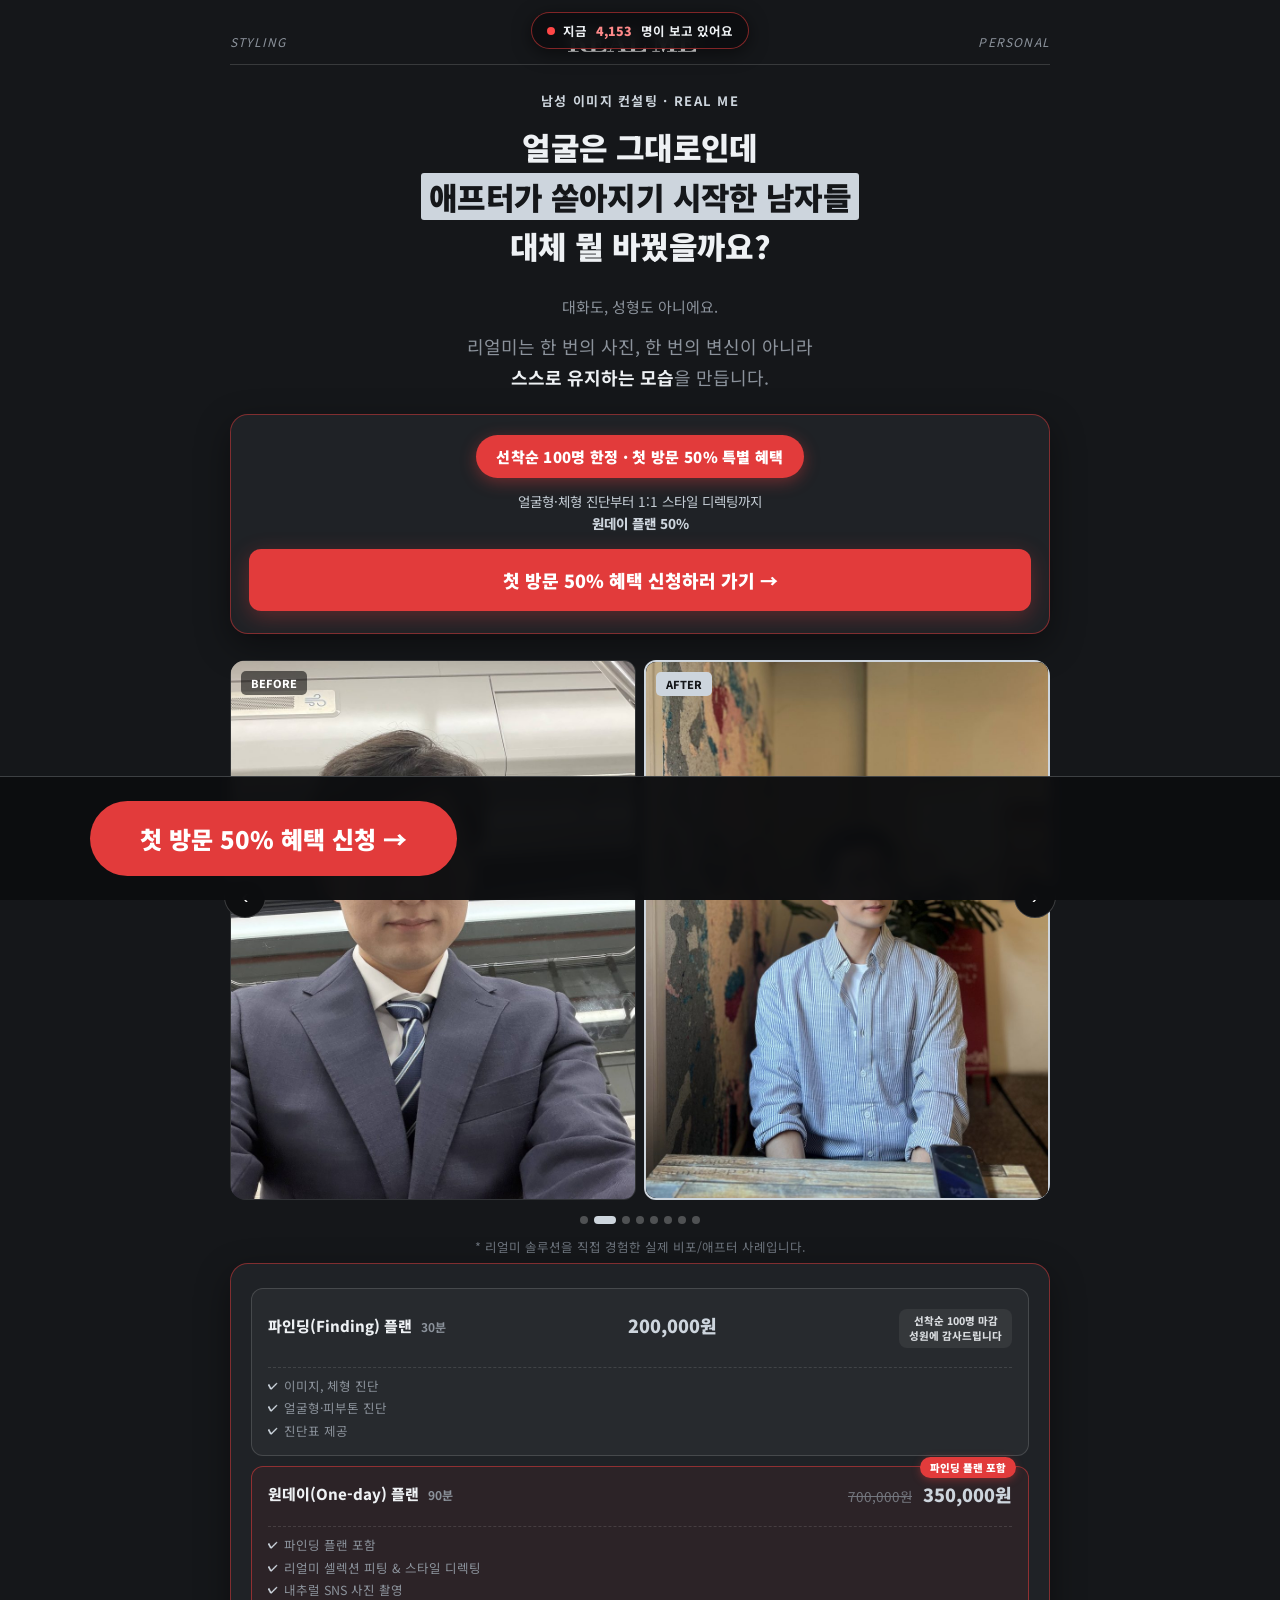
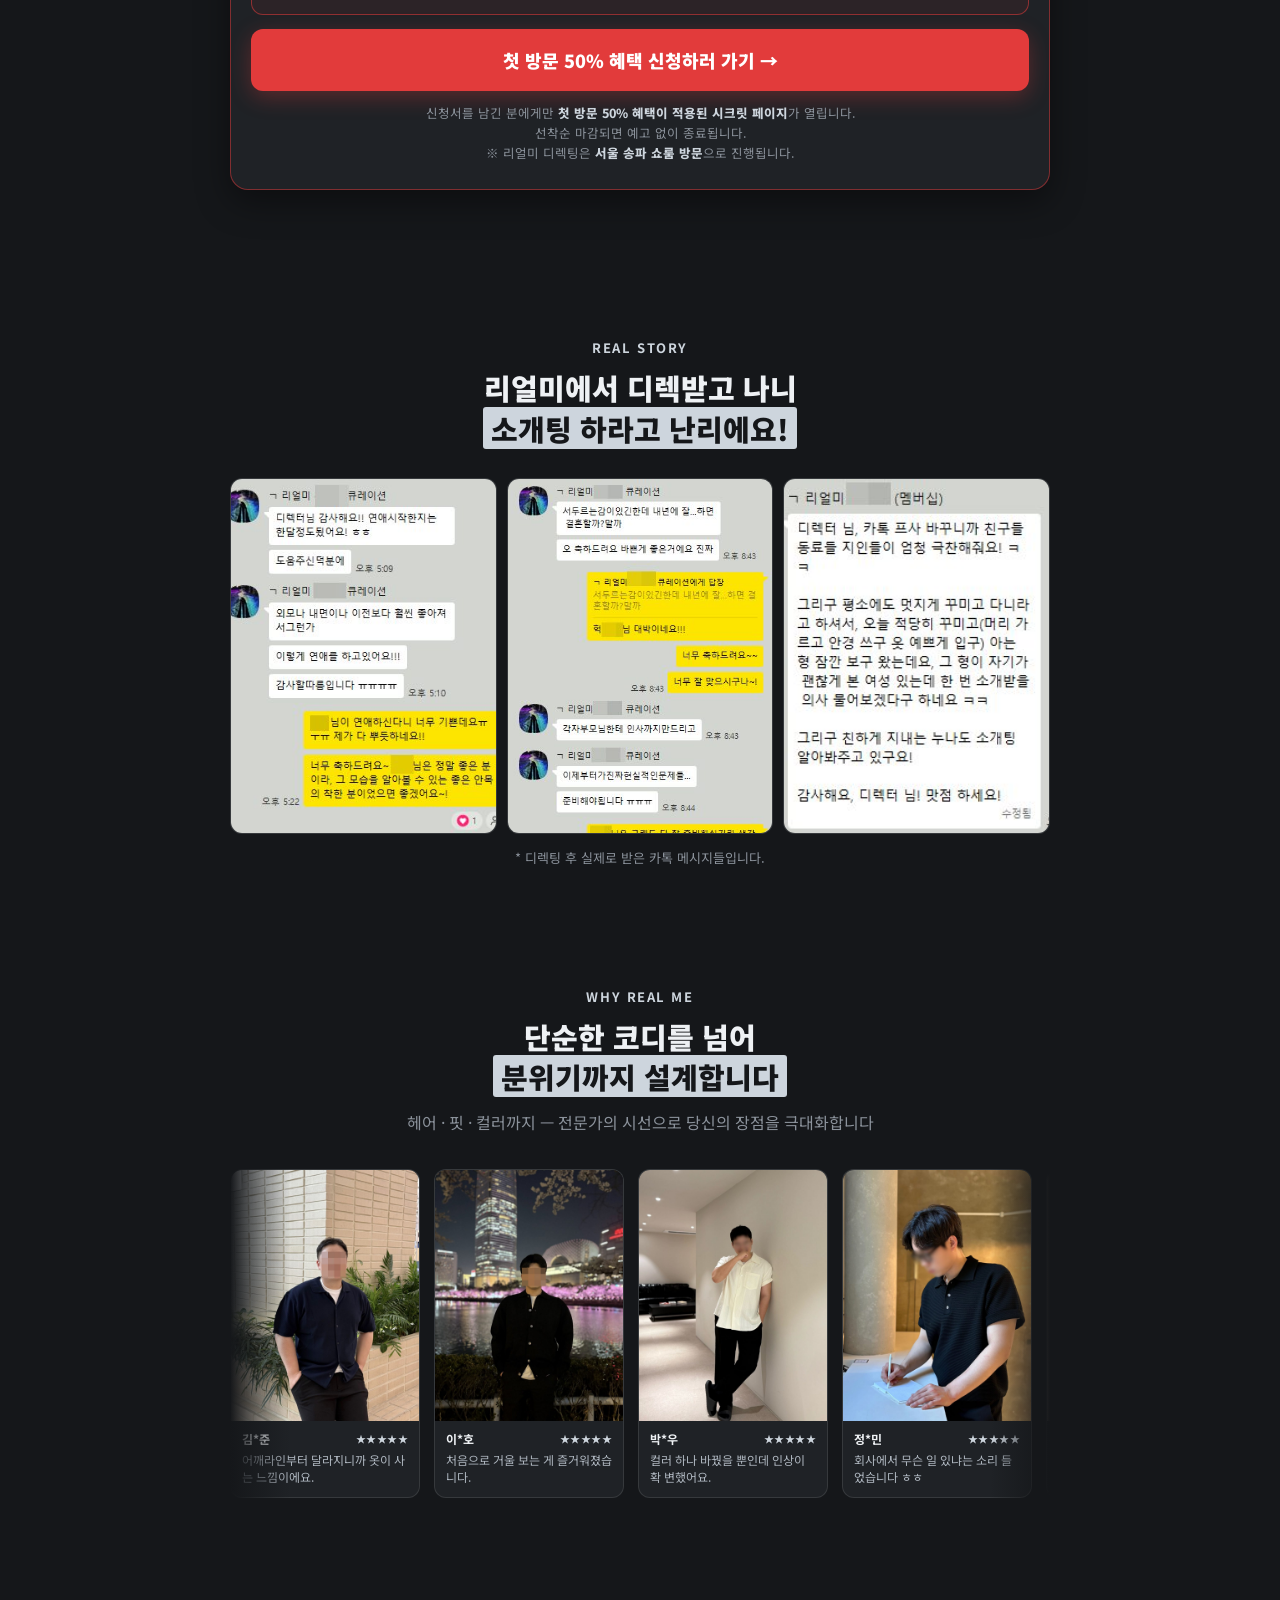
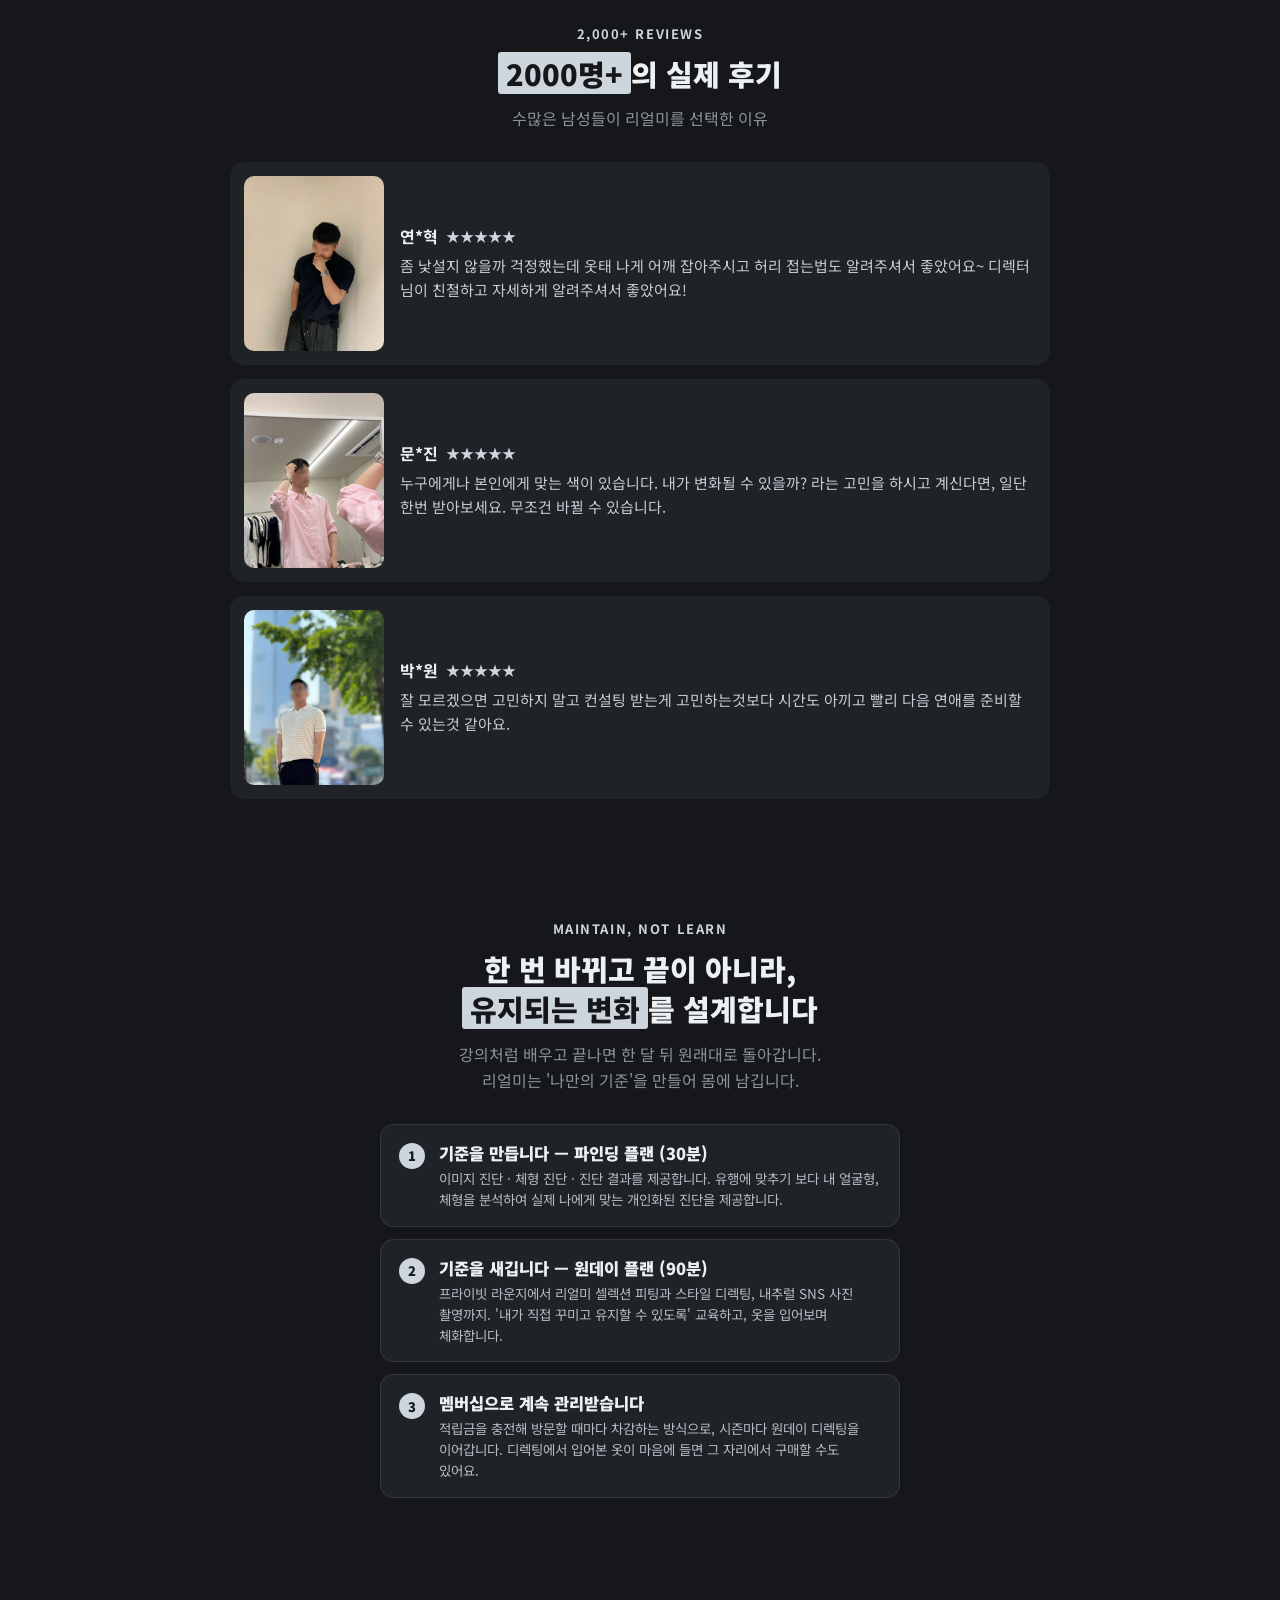
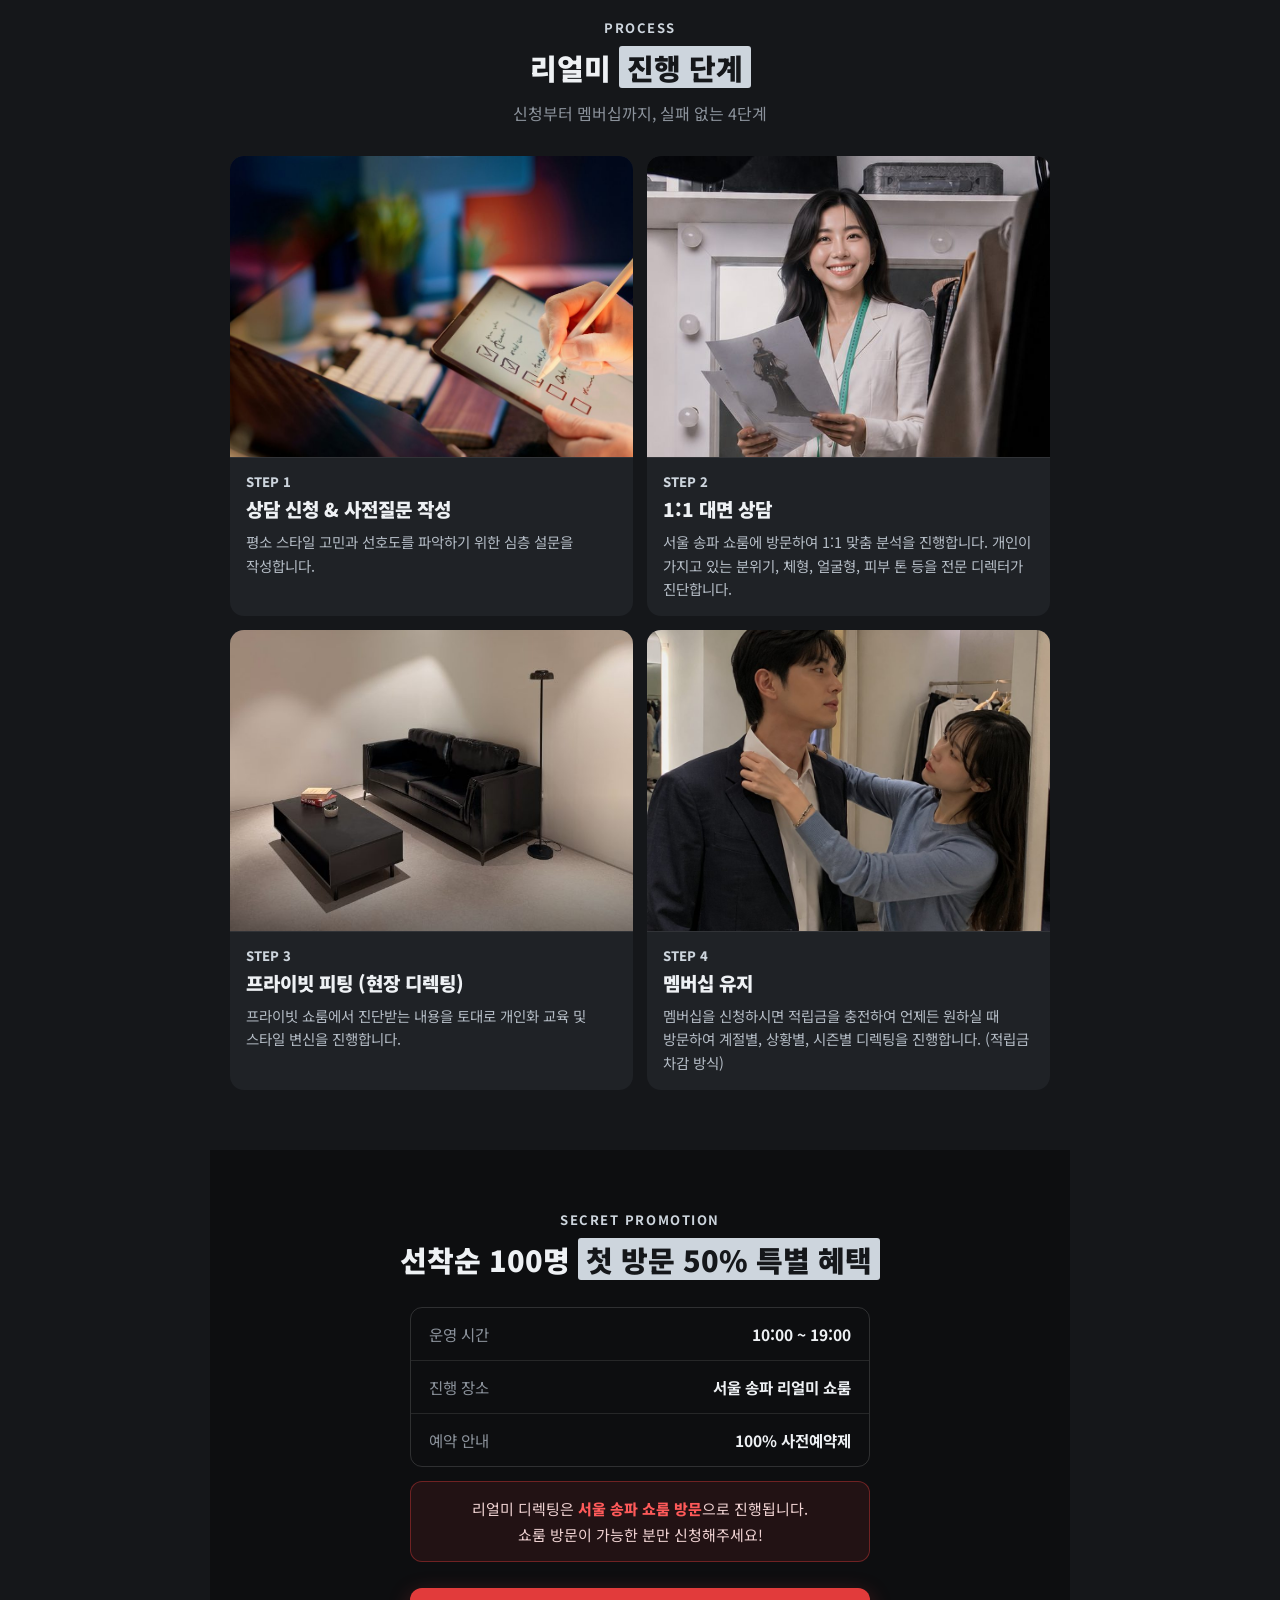
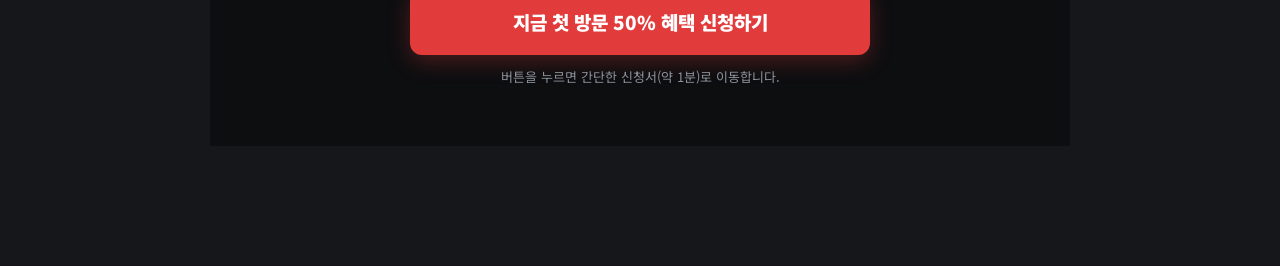
<file: style.html>
<!DOCTYPE html>
<html lang="ko">
<head>
<script>
(function () {
  // 메타 광고 UTM 매크로 미치환 처리 (2026-08-24)
  // {{ad.name}} 등이 그대로 들어오는 클릭 = 광고 리다이렉트를 안 탄 자연 유입(게시물 공유·프로필 등).
  // utm_medium=paid 는 고정 문자열이라 그대로 두면 유료 세션으로 잘못 집계된다.
  // GA4가 첫 page_view에서 쿼리스트링을 읽기 전에 URL을 바로잡아야 하므로 head 최상단에서 동기 실행.
  try {
    var url = new URL(window.location.href);
    var qs = url.searchParams;
    var MACRO = /\{\{|%7B%7B/i;
    var unresolved = [];
    qs.forEach(function (v, k) {
      if (MACRO.test(decodeURIComponent(v || ''))) unresolved.push(k);
    });
    if (!unresolved.length) return;
    unresolved.forEach(function (k) { qs.delete(k); });
    qs.set('utm_source', 'instagram');
    qs.set('utm_medium', 'social');
    qs.set('utm_campaign', 'meta_post_unresolved');
    url.search = qs.toString();
    window.history.replaceState(null, '', url.toString());
    window.__utmMacroUnresolved = true;
    window.__utmMacroFields = unresolved.join(',');
  } catch (e) { /* 절대 랜딩을 죽이지 않는다 */ }
})();
</script>
<meta charset="UTF-8" />
<meta name="viewport" content="width=device-width, initial-scale=1.0, viewport-fit=cover" />
<title>리얼미 — 선착순 100명 첫 방문 50% 특별 혜택</title>
<meta name="description" content="남성 이미지 컨설팅 리얼미, 선착순 100명 한정 첫 방문 50% 특별 혜택. 원데이 플랜에 사용. 선착순 소진 시 종료되는 시크릿 프로모션." />

<meta property="og:type" content="website" />
<meta property="og:title" content="리얼미 — 선착순 100명 첫 방문 50% 특별 혜택" />
<meta property="og:description" content="남성 이미지 컨설팅 리얼미 — 선착순 100명 한정 첫 방문 50% 특별 혜택. 소진되면 예고 없이 종료됩니다." />
<meta property="og:url" content="https://impact-me.real-me.co.kr" />

<!-- 트래킹 ID (GTM 미사용 — 단일 캠페인 랜딩) -->
<script>
  window.REALME_CONFIG = {
    GA4_ID:        "G-TYWS49LKCM",
    META_PIXEL_ID: "468864818533646"
  };
</script>
<!-- Google Analytics 4 -->
<script>
(function(){var id=window.REALME_CONFIG.GA4_ID;if(!id||id.indexOf('X')>-1)return;
var s=document.createElement('script');s.async=true;
s.src='https://www.googletagmanager.com/gtag/js?id='+id;document.head.appendChild(s);
window.dataLayer=window.dataLayer||[];function gtag(){dataLayer.push(arguments);}
window.gtag=gtag;gtag('js',new Date());gtag('config',id);})();
</script>
<!-- Meta Pixel -->
<script>
(function(){var id=window.REALME_CONFIG.META_PIXEL_ID;if(!id||id.indexOf('0000000000000000')===0)return;
!function(f,b,e,v,n,t,s){if(f.fbq)return;n=f.fbq=function(){n.callMethod?
n.callMethod.apply(n,arguments):n.queue.push(arguments)};if(!f._fbq)f._fbq=n;
n.push=n;n.loaded=!0;n.version='2.0';n.queue=[];t=b.createElement(e);t.async=!0;
t.src=v;s=b.getElementsByTagName(e)[0];s.parentNode.insertBefore(t,s)}(window,document,'script',
'https://connect.facebook.net/en_US/fbevents.js');fbq('init',id);fbq('track','PageView');})();
</script>

<link rel="preconnect" href="https://fonts.googleapis.com" />
<link rel="preconnect" href="https://fonts.gstatic.com" crossorigin />
<link href="https://fonts.googleapis.com/css2?family=Libre+Bodoni:wght@500;700&family=Noto+Sans+KR:wght@400;500;700;900&display=swap" rel="stylesheet" />
<link rel="stylesheet" href="style.css?v=20260715a" />
</head>
<body>
<main class="landing">

  <!-- ===== 1. 히어로 + 오퍼 카드 ===== -->
  <section data-sec="face_s01_hero" class="hero" data-reveal>
    <div class="nav-row">STYLING<img class="brand-logo" src="images/logo-white.png" alt="REAL ME">PERSONAL</div>

    <div class="hero-eyebrow">남성 이미지 컨설팅 · REAL ME</div>
    <h1 data-mark="hero_title" class="hero-title">얼굴은 그대로인데<br><em>애프터가 쏟아지기 시작한 남자들</em><br>대체 뭘 바꿨을까요?</h1>
    <p data-mark="hero_sub" class="hero-sub"><span style="display:block;font-size:15px;line-height:1.35;margin-bottom:14px;">대화도, 성형도 아니에요.</span>리얼미는 한 번의 사진, 한 번의 변신이 아니라<br><b>스스로 유지하는 모습</b>을 만듭니다.</p>

    <!-- ===== 상단 오퍼 (킥커 + 카운트다운 + CTA) ===== -->
    <div data-mark="hero_offer" class="offer offer-top">
      <div class="offer-kicker">선착순 100명 한정 · 첫 방문 50% 특별 혜택</div>
      <p class="offer-what">얼굴형·체형 진단부터 1:1 스타일 디렉팅까지<br><b>원데이 플랜 50%</b></p>
      <a href="#" class="offer-cta js-typeform" data-cta="offer-top">첫 방문 50% 혜택 신청하러 가기 →</a>
    </div>

    <div data-mark="hero_slider" class="slider">
      <div class="slider-view">
        <div class="slider-track" id="baTrack">
          <div class="ba-slide"><div class="ba-card"><span class="ba-tag">BEFORE</span><div class="imgslot r34" data-label="ba-before-1.jpg"><img src="images/ba-before-1.jpg" alt="비포 1" onerror="this.style.display='none'"></div></div><div class="ba-card after"><span class="ba-tag a">AFTER</span><div class="imgslot r34" data-label="ba-after-1.jpg"><img src="images/ba-after-1.jpg" alt="애프터 1" onerror="this.style.display='none'"></div></div></div>
          <div class="ba-slide"><div class="ba-card"><span class="ba-tag">BEFORE</span><div class="imgslot r34" data-label="ba-before-2.jpg"><img src="images/ba-before-2.jpg" alt="비포 2" onerror="this.style.display='none'"></div></div><div class="ba-card after"><span class="ba-tag a">AFTER</span><div class="imgslot r34" data-label="ba-after-2.jpg"><img src="images/ba-after-2.jpg" alt="애프터 2" onerror="this.style.display='none'"></div></div></div>
          <div class="ba-slide"><div class="ba-card"><span class="ba-tag">BEFORE</span><div class="imgslot r34" data-label="ba-before-3.jpg"><img src="images/ba-before-3.jpg" alt="비포 3" onerror="this.style.display='none'"></div></div><div class="ba-card after"><span class="ba-tag a">AFTER</span><div class="imgslot r34" data-label="ba-after-3.jpg"><img src="images/ba-after-3.jpg" alt="애프터 3" onerror="this.style.display='none'"></div></div></div>
          <div class="ba-slide"><div class="ba-card"><span class="ba-tag">BEFORE</span><div class="imgslot r34" data-label="ba-before-4.jpg"><img src="images/ba-before-4.jpg" alt="비포 4" onerror="this.style.display='none'"></div></div><div class="ba-card after"><span class="ba-tag a">AFTER</span><div class="imgslot r34" data-label="ba-after-4.jpg"><img src="images/ba-after-4.jpg" alt="애프터 4" onerror="this.style.display='none'"></div></div></div>
          <div class="ba-slide"><div class="ba-card"><span class="ba-tag">BEFORE</span><div class="imgslot r34" data-label="ba-before-5.jpg"><img src="images/ba-before-5.jpg" alt="비포 5" onerror="this.style.display='none'"></div></div><div class="ba-card after"><span class="ba-tag a">AFTER</span><div class="imgslot r34" data-label="ba-after-5.jpg"><img src="images/ba-after-5.jpg" alt="애프터 5" onerror="this.style.display='none'"></div></div></div>
          <div class="ba-slide"><div class="ba-card"><span class="ba-tag">BEFORE</span><div class="imgslot r34" data-label="ba-before-6.jpg"><img src="images/ba-before-6.jpg" alt="비포 6" onerror="this.style.display='none'"></div></div><div class="ba-card after"><span class="ba-tag a">AFTER</span><div class="imgslot r34" data-label="ba-after-6.jpg"><img src="images/ba-after-6.jpg" alt="애프터 6" onerror="this.style.display='none'"></div></div></div>
          <div class="ba-slide"><div class="ba-card"><span class="ba-tag">BEFORE</span><div class="imgslot r34" data-label="ba-before-7.jpg"><img src="images/ba-before-7.jpg" alt="비포 7" onerror="this.style.display='none'"></div></div><div class="ba-card after"><span class="ba-tag a">AFTER</span><div class="imgslot r34" data-label="ba-after-7.jpg"><img src="images/ba-after-7.jpg" alt="애프터 7" onerror="this.style.display='none'"></div></div></div>
          <div class="ba-slide"><div class="ba-card"><span class="ba-tag">BEFORE</span><div class="imgslot r34" data-label="ba-before-8.jpg"><img src="images/ba-before-8.jpg" alt="비포 8" onerror="this.style.display='none'"></div></div><div class="ba-card after"><span class="ba-tag a">AFTER</span><div class="imgslot r34" data-label="ba-after-8.jpg"><img src="images/ba-after-8.jpg" alt="애프터 8" onerror="this.style.display='none'"></div></div></div>
        </div>
      </div>
      <button class="slider-btn prev" id="baPrev" aria-label="이전">‹</button>
      <button class="slider-btn next" id="baNext" aria-label="다음">›</button>
      <div class="slider-dots" id="baDots"></div>
    </div>

    <p class="slider-caption">* 리얼미 솔루션을 직접 경험한 실제 비포/애프터 사례입니다.</p>

    <!-- ===== 플랜 + 남은 쿠폰 오퍼 카드 ===== -->
    <div data-mark="hero_plans" class="offer" id="offer">
      <div class="offer-plans">
        <div class="offer-plan">
          <div class="op-name">파인딩(Finding) 플랜 <span>30분</span></div>
          <div class="op-price"><b>200,000원</b></div><div style="margin-top:6px"><span style="display:inline-block;font-size:10.5px;font-weight:800;padding:4px 10px;background:rgba(127,127,127,.18);color:inherit;opacity:.9;white-space:normal;text-align:center;line-height:1.45;border-radius:8px;">선착순 100명 마감<br>성원에 감사드립니다</span></div>
          <ul class="op-desc">
            <li>이미지, 체형 진단</li>
            <li>얼굴형·피부톤 진단</li>
            <li>진단표 제공</li>
          </ul>
        </div>
        <div class="offer-plan hot">
          <div class="op-badge">파인딩 플랜 포함</div>
          <div class="op-name">원데이(One-day) 플랜 <span>90분</span></div>
          <div class="op-price"><s>700,000원</s> <b>350,000원</b></div>
          <ul class="op-desc">
            <li>파인딩 플랜 포함</li>
            <li>리얼미 셀렉션 피팅 &amp; 스타일 디렉팅</li>
            <li>내추럴 SNS 사진 촬영</li>
          </ul>
        </div>
      </div>
      <a href="#" class="offer-cta js-typeform" data-cta="offer">첫 방문 50% 혜택 신청하러 가기 →</a>
      <p class="offer-note">신청서를 남긴 분에게만 <b>첫 방문 50% 혜택이 적용된 시크릿 페이지</b>가 열립니다.<br>선착순 마감되면 예고 없이 종료됩니다.<br>※ 리얼미 디렉팅은 <b>서울 송파 쇼룸 방문</b>으로 진행됩니다.</p>
    </div>
  </section>

  <!-- ===== 3. 카톡 후기 ===== -->
  <section data-sec="face_s02_review_kakao" class="reviews-kakao" data-reveal>
    <div class="eyebrow">REAL STORY</div>
    <h2 class="sec-title">리얼미에서 디렉받고 나니<br><em>소개팅 하라고 난리에요!</em></h2>
    <div class="kakao-grid">
      <div class="imgslot r-free" data-label="kakao-1.jpg"><img src="images/kakao-1.jpg" alt="카톡 후기 1" onerror="this.style.display='none'"></div>
      <div class="imgslot r-free" data-label="kakao-2.jpg"><img src="images/kakao-2.jpg" alt="카톡 후기 2" onerror="this.style.display='none'"></div>
      <div class="imgslot r-free" data-label="kakao-3.jpg"><img src="images/kakao-3.jpg" alt="카톡 후기 3" onerror="this.style.display='none'"></div>
    </div>
    <p class="kakao-more">* 디렉팅 후 실제로 받은 카톡 메시지들입니다.</p>
  </section>

  <!-- ===== 4. 인물 사진 마퀴 ===== -->
  <section data-sec="face_s03_lookbook" class="lookbook" data-reveal>
    <div class="eyebrow">WHY REAL ME</div>
    <h2 class="sec-title">단순한 코디를 넘어<br><em>분위기까지 설계합니다</em></h2>
    <p class="sec-sub">헤어 · 핏 · 컬러까지 — 전문가의 시선으로 당신의 장점을 극대화합니다</p>
    <div class="marquee">
      <div class="marquee-track" id="lookTrack"></div>
    </div>
  </section>

  <!-- ===== 5. 실제 후기 ===== -->
  <section data-sec="face_s04_review_text" class="reviews-text" data-reveal>
    <div class="eyebrow">2,000+ REVIEWS</div>
    <h2 class="sec-title"><em>2000명+</em>의 실제 후기</h2>
    <p class="sec-sub">수많은 남성들이 리얼미를 선택한 이유</p>
    <div class="rv-list">
      <div class="rv-item">
        <div class="imgslot r-sq" data-label="review-1.jpg"><img src="images/review-1.jpg" alt="후기 사진 1" onerror="this.style.display='none'"></div>
        <div class="rv-text"><div class="rv-top"><b>연*혁</b><span class="stars">★★★★★</span></div><p>좀 낯설지 않을까 걱정했는데 옷태 나게 어깨 잡아주시고 허리 접는법도 알려주셔서 좋았어요~ 디렉터님이 친절하고 자세하게 알려주셔서 좋았어요!</p></div>
      </div>
      <div class="rv-item">
        <div class="imgslot r-sq" data-label="review-2.jpg"><img src="images/review-2.jpg" alt="후기 사진 2" onerror="this.style.display='none'"></div>
        <div class="rv-text"><div class="rv-top"><b>문*진</b><span class="stars">★★★★★</span></div><p>누구에게나 본인에게 맞는 색이 있습니다. 내가 변화될 수 있을까? 라는 고민을 하시고 계신다면, 일단 한번 받아보세요. 무조건 바뀔 수 있습니다.</p></div>
      </div>
      <div class="rv-item">
        <div class="imgslot r-sq" data-label="review-3.jpg"><img src="images/review-3.jpg" alt="후기 사진 3" onerror="this.style.display='none'"></div>
        <div class="rv-text"><div class="rv-top"><b>박*원</b><span class="stars">★★★★★</span></div><p>잘 모르겠으면 고민하지 말고 컨설팅 받는게 고민하는것보다 시간도 아끼고 빨리 다음 연애를 준비할 수 있는것 같아요.</p></div>
      </div>
    </div>
  </section>

  <!-- ===== 5.5 당위성 — 유지에 초점 ===== -->
  <section data-sec="face_s05_benefits" class="benefits" data-reveal>
    <div class="eyebrow">MAINTAIN, NOT LEARN</div>
    <h2 class="sec-title">한 번 바뀌고 끝이 아니라,<br><em>유지되는 변화</em>를 설계합니다</h2>
    <p class="sec-sub">강의처럼 배우고 끝나면 한 달 뒤 원래대로 돌아갑니다.<br>리얼미는 '나만의 기준'을 만들어 몸에 남깁니다.</p>
    <div class="benefit-list">
      <div class="benefit-item"><span class="benefit-check">1</span><div><b>기준을 만듭니다 — 파인딩 플랜 (30분)</b><p>이미지 진단 · 체형 진단 · 진단 결과를 제공합니다. 유행에 맞추기 보다 내 얼굴형, 체형을 분석하여 실제 나에게 맞는 개인화된 진단을 제공합니다.</p></div></div>
      <div class="benefit-item"><span class="benefit-check">2</span><div><b>기준을 새깁니다 — 원데이 플랜 (90분)</b><p>프라이빗 라운지에서 리얼미 셀렉션 피팅과 스타일 디렉팅, 내추럴 SNS 사진 촬영까지. '내가 직접 꾸미고 유지할 수 있도록' 교육하고, 옷을 입어보며 체화합니다.</p></div></div>
      <div class="benefit-item"><span class="benefit-check">3</span><div><b>멤버십으로 계속 관리받습니다</b><p>적립금을 충전해 방문할 때마다 차감하는 방식으로, 시즌마다 원데이 디렉팅을 이어갑니다. 디렉팅에서 입어본 옷이 마음에 들면 그 자리에서 구매할 수도 있어요.</p></div></div>
    </div>
  </section>

  <!-- ===== 6. 진행 단계 (discount50 플로우 4단계) ===== -->
  <section data-sec="face_s06_process" class="process" data-reveal>
    <div class="eyebrow">PROCESS</div>
    <h2 class="sec-title">리얼미 <em>진행 단계</em></h2>
    <p class="sec-sub">신청부터 멤버십까지, 실패 없는 4단계</p>
    <div class="proc-grid">
      <div class="proc-item"><div class="imgslot r43" data-label="step-1.jpg"><img src="images/step-1.jpg" alt="상담 신청 및 사전질문 작성" onerror="this.style.display='none'"></div><div class="proc-no">STEP 1</div><h3>상담 신청 &amp; 사전질문 작성</h3><p>평소 스타일 고민과 선호도를 파악하기 위한 심층 설문을 작성합니다.</p></div>
      <div class="proc-item"><div class="imgslot r43" data-label="step-2.jpg"><img src="images/step-2.jpg" alt="1:1 대면 상담" onerror="this.style.display='none'"></div><div class="proc-no">STEP 2</div><h3>1:1 대면 상담</h3><p>서울 송파 쇼룸에 방문하여 1:1 맞춤 분석을 진행합니다. 개인이 가지고 있는 분위기, 체형, 얼굴형, 피부 톤 등을 전문 디렉터가 진단합니다.</p></div>
      <div class="proc-item"><div class="imgslot r43" data-label="step-3.jpg"><img src="images/step-3.jpg" alt="프라이빗 피팅 현장 디렉팅" onerror="this.style.display='none'"></div><div class="proc-no">STEP 3</div><h3>프라이빗 피팅 (현장 디렉팅)</h3><p>프라이빗 쇼룸에서 진단받는 내용을 토대로 개인화 교육 및 스타일 변신을 진행합니다.</p></div>
      <div class="proc-item"><div class="imgslot r43" data-label="step-4.jpg"><img src="images/step-4.jpg" alt="멤버십 유지" onerror="this.style.display='none'"></div><div class="proc-no">STEP 4</div><h3>멤버십 유지</h3><p>멤버십을 신청하시면 적립금을 충전하여 언제든 원하실 때 방문하여 계절별, 상황별, 시즌별 디렉팅을 진행합니다. (적립금 차감 방식)</p></div>
    </div>
  </section>

  <!-- ===== 7. 운영 안내 + 신청 CTA ===== -->
  <section data-sec="face_s07_apply" id="apply" class="apply" data-reveal>
    <div class="eyebrow">SECRET PROMOTION</div>
    <h2 class="sec-title">선착순 100명 <em>첫 방문 50% 특별 혜택</em></h2>

    <div class="info-table">
      <div class="info-row"><span>운영 시간</span><b>10:00 ~ 19:00</b></div>
      <div class="info-row"><span>진행 장소</span><b>서울 송파 리얼미 쇼룸</b></div>
      <div class="info-row"><span>예약 안내</span><b>100% 사전예약제</b></div>
    </div>
    <div class="info-notice">
      <p>리얼미 디렉팅은 <b>서울 송파 쇼룸 방문</b>으로 진행됩니다.<br>쇼룸 방문이 가능한 분만 신청해주세요!</p>
    </div>

    <a href="#" class="apply-cta js-typeform" data-cta="apply">지금 첫 방문 50% 혜택 신청하기</a>
    <p class="apply-note">버튼을 누르면 간단한 신청서(약 1분)로 이동합니다.</p>
  </section>

</main>

<!-- 실시간 시청자 플로팅 배지 -->
<div class="live-viewers" id="liveViewers"><span class="lv-dot"></span>지금 <b id="viewerCount">-</b>명이 보고 있어요</div>

<!-- 고정 푸터 CTA -->
<div class="sticky-cta" id="stickyCta" role="region" aria-label="첫 방문 50% 혜택 신청 배너">
  <div class="sticky-cta__inner">
    <a href="#" class="sticky-cta__btn js-typeform" id="ctaBtn" data-cta="sticky">첫 방문 50% 혜택 신청 →</a>
  </div>
</div>

<script src="main.js?v=20260831b"></script>
<!-- 섹션·세부지점 도달 트래킹은 2026-08-31 부터 main.js 로 통합됨.
     여기에 다시 인라인으로 넣으면 이벤트가 2번 발사되므로 넣지 말 것. -->
<!-- ▼ 광고 캠페인 꼬리표 → 예약금 결제번호 연결 (러버블 인입 대시보드 요청, 2026-10-08) — </body> 바로 전 ▼ -->
<script>
(function () {
  var ENDPOINT = 'https://ztwowgfqatizbjwsbtqs.supabase.co/functions/v1/deposit-utm-capture';
  var KEY = 'rm_pay_utm', TTL = 7 * 864e5;
  var KEYS = ['utm_source', 'utm_medium', 'utm_campaign', 'utm_content', 'utm_term'];
  var LIVE = /(^|\.)real-me\.co\.kr$/.test(location.hostname);   // 로컬·데모 페이지에서는 서버로 보내지 않음
  function load() { try { var o = JSON.parse(localStorage.getItem(KEY) || 'null'); if (o && o.ts && Date.now() - o.ts < TTL) return o; } catch (e) {} return null; }
  function store(o) { try { localStorage.setItem(KEY, JSON.stringify(o)); } catch (e) {} }
  // 1) 링크의 꼬리표를 브라우저에 7일 보관. 새 광고 클릭(utm_campaign 있음)이면 통째로 교체, 아니면 빈 칸만 보충
  //    — 타입폼→결제 페이지로 넘어올 때 utm_source 가 기존형/신규형 버킷값으로 바뀌어 오므로 랜딩에서 저장한 원값을 지킨다
  //    랜딩이 utm_source 를 '기존형/신규형/통합형/retarget'(랜딩 버킷)으로 바꿔 넘기므로, 그 값은 채널이 아니라
  //    landing_variant 로 따로 보내고 채널(utm_source)은 'meta' 로 둔다 — 러버블이 채널을 정해진 목록으로만 받음(10/8 "invalid acquisition_channel: 신규형")
  var BUCKET = { '기존형': 1, '신규형': 1, '통합형': 1, 'retarget': 1 };
  try {
    var q = new URLSearchParams(location.search), o = {}, has = false;
    KEYS.forEach(function (k) { var v = q.get(k); if (v) { o[k] = v; has = true; } });
    if (o.utm_source && BUCKET[o.utm_source]) { o.landing_variant = o.utm_source; o.utm_source = 'meta'; }
    if (has) {
      var prev = load();
      if (o.utm_campaign || !prev) { o.host = location.hostname; o.landing = location.pathname; o.ts = Date.now(); store(o); }
      else { KEYS.concat(['landing_variant']).forEach(function (k) { if (!prev[k] && o[k]) prev[k] = o[k]; }); store(prev); }
    }
  } catch (e) {}
  // 2) 결제번호가 정해지면 그 번호에 꼬리표를 붙여 서버로 (페이지 동작에는 영향 없음)
  var sent = {};
  function send(mulNo) {
    try {
      if (!mulNo || sent[mulNo] || !LIVE) return;
      var u = load(); if (!u) return;
      u = JSON.parse(JSON.stringify(u)); delete u.ts;
      u.mul_no = String(mulNo);
      var p = document.querySelector('input[name="phone"], #input-phone, input[type="tel"]');
      if (p && p.value) u.phone = String(p.value).replace(/\D/g, '');
      var n = document.querySelector('input[name="name"], #input-name');
      if (n && n.value) u.name = n.value.trim();
      u.page = location.pathname;
      sent[mulNo] = true;
      var body = new Blob([JSON.stringify(u)], { type: 'text/plain' });
      if (!(navigator.sendBeacon && navigator.sendBeacon(ENDPOINT, body))) {
        fetch(ENDPOINT, { method: 'POST', body: body, keepalive: true, mode: 'no-cors' }).catch(function () {});
      }
    } catch (e) {}
  }
  window.rmSendUtm = send; // 결제번호를 아는 곳에서 직접 호출 가능: rmSendUtm('결제번호')
  // 3) 결제 생성 요청(create-payment / create-payment-v2) 응답에서 결제번호를 꺼내 전송.
  //    응답을 다 읽은 뒤에 페이지로 넘겨서, 결제창으로 이동하기 전에 전송이 끝나게 한다.
  if (window.fetch) {
    var orig = window.fetch;
    window.fetch = function () {
      var url = arguments[0], out = orig.apply(this, arguments);
      try {
        var s = typeof url === 'string' ? url : ((url && url.url) || '');
        if (s.indexOf('create-payment') > -1) {
          out = out.then(function (r) {
            return r.clone().json().then(function (j) {
              try {
                var m = j && (j.mul_no || j.mulNo || (j.data && (j.data.mul_no || j.data.mulNo)));
                if (!m && j && j.payurl) { var mm = String(j.payurl).match(/[?&](?:mul_no|mulNo|mulno)=([^&#]+)/i); if (mm) m = decodeURIComponent(mm[1]); }
                if (m) send(m);
              } catch (e) {}
              return r;
            }, function () { return r; });
          });
        }
      } catch (e) {}
      return out;
    };
  }
})();
</script>
<!-- ▲ 캠페인 꼬리표 끝 ▲ -->
</body>
</html>
</file>
<file: style-ink.css>
*{margin:0;padding:0;box-sizing:border-box;}
:root{
  /* 라이트 웜 테마 (웜 아이보리 + 딥 월넛 + 테라코타 단일 액센트), 변수명은 기존 유지, 값만 교체 */
  /* 리얼미 브랜드 공식 팔레트 (2026-07-21) */
  --navy:#F7F8FA;        /* 배경, Cool White (60-70%) */
  --navy-deep:#EFF1F4;   /* 더 진한 섹션, Cool Stone */
  --navy-card:#FFFFFF;   /* 카드, White */
  --lime:#4a74ad;        /* 강조·체크·액센트, Soft Blue */
  --lime-soft:#9db8dc;   /* 강조 보조 */
  --red:#4a74ad;         /* CTA·액션, Soft Blue */
  --red-deep:#3a5d8c;    /* CTA hover */
  --white:#3F444B;       /* 본문·타이틀 텍스트, Charcoal Brown */
  --muted:#7A828C;       /* 설명·caption, Stone Gray */
  /* 헬퍼 */
  --line:#DDE1E7;                 /* 보더, Border */
  --line-soft:rgba(63,68,75,.045);/* 옅은 배경 */
  --shadow:rgba(63,68,75,.10);    /* 그림자 */
  --ink-mid:#7A828C;              /* 본문 보조, Stone Gray */
  --terra-soft:rgba(74,116,173,.12); /* Soft Blue 옅은 배경 */
  --terra-line:rgba(74,116,173,.34); /* Soft Blue 보더 */
  --terra-bright:#4a74ad;         /* Soft Blue(강조 텍스트) */
}
html{scroll-behavior:smooth;}
body{
  font-family:"Noto Sans KR",-apple-system,"Malgun Gothic",sans-serif;
  background:var(--navy); color:var(--white);
  -webkit-font-smoothing:antialiased; padding-bottom:120px;
}
.landing{max-width:860px;margin:0 auto;}

/* 이미지 슬롯, 실제 이미지 넣기 전엔 파일명 라벨 표시 */
.imgslot{position:relative;background:#EFF1F4;overflow:hidden;}
.imgslot::after{content:attr(data-label);position:absolute;inset:0;z-index:0;
  display:flex;align-items:center;justify-content:center;
  color:#7A828C;font-size:12px;text-align:center;padding:6px;}
.imgslot img{position:relative;z-index:1;width:100%;height:100%;object-fit:cover;display:block;}
.imgslot.r34{aspect-ratio:3/4;} .imgslot.r43{aspect-ratio:4/3;}
.imgslot.r-sq{aspect-ratio:1/1;} .imgslot.r-free{min-height:260px;}

/* 스크롤 리빌 */
[data-reveal]{opacity:0;transform:translateY(40px);transition:opacity .8s ease,transform .8s cubic-bezier(.16,1,.3,1);}
[data-reveal].is-visible{opacity:1;transform:none;}

/* 공통 섹션 */
section{padding:60px 20px;}
.eyebrow{text-align:center;font-size:13px;font-weight:700;letter-spacing:.12em;color:var(--terra-bright);margin-bottom:10px;}
.sec-title{text-align:center;font-size:29px;font-weight:900;line-height:1.55;word-break:keep-all;}
.sec-title em{font-style:normal;background:var(--lime);color:#fff;padding:0 8px;border-radius:3px;}
.sec-sub{text-align:center;font-size:16px;color:var(--muted);margin-top:12px;line-height:1.65;}

/* ===== 1. 히어로 ===== */
.hero{padding-top:30px;text-align:center;}
.nav-row{display:flex;justify-content:space-between;align-items:center;font-size:12px;font-style:italic;
  letter-spacing:.1em;color:var(--muted);border-bottom:1px solid var(--line);padding-bottom:12px;margin-bottom:26px;}
.nav-row .brand-logo{height:22px;width:auto;display:block;}
.hero-badge{display:inline-flex;align-items:center;gap:8px;white-space:nowrap;background:var(--terra-soft);
  border:1px solid var(--terra-line);color:var(--white);font-size:14px;font-weight:700;
  padding:9px 18px;border-radius:999px;margin-bottom:18px;}
.hero-badge b{color:var(--lime);font-weight:900;}
.hero-badge .stars-mini{color:var(--lime);letter-spacing:1.5px;font-size:13px;}
.hero-title{font-size:31px;font-weight:900;line-height:1.4;margin-bottom:26px;letter-spacing:-0.02em;word-break:keep-all;}
.hero-title em{font-style:normal;background:var(--lime);color:#fff;padding:1px 8px;border-radius:3px;}

.slider{position:relative;}
.slider-view{overflow:hidden;border-radius:16px;}
.slider-track{display:flex;transition:transform .5s cubic-bezier(.4,0,.2,1);}
.ba-slide{min-width:100%;display:grid;grid-template-columns:1fr 1fr;gap:8px;}
.ba-card{position:relative;border-radius:12px;overflow:hidden;border:1px solid var(--line);}
.ba-card.after{border:2px solid var(--lime);}
.ba-tag{position:absolute;top:10px;left:10px;z-index:2;font-size:11px;font-weight:800;padding:4px 10px;border-radius:5px;background:rgba(63,68,75,.6);color:#fff;}
.ba-tag.a{background:var(--lime);color:#fff;}
.slider-btn{position:absolute;top:42%;transform:translateY(-50%);width:42px;height:42px;border-radius:50%;
  background:#fff;border:1px solid var(--line);color:var(--white);font-size:20px;cursor:pointer;
  display:flex;align-items:center;justify-content:center;z-index:5;transition:.2s;box-shadow:0 4px 14px var(--shadow);}
.slider-btn:hover{background:var(--lime);color:#fff;border-color:var(--lime);}
.slider-btn.prev{left:-6px;} .slider-btn.next{right:-6px;}
.slider-dots{display:flex;justify-content:center;gap:6px;margin-top:16px;}
.dot{width:8px;height:8px;border-radius:50%;background:rgba(63,68,75,.2);cursor:pointer;transition:.2s;}
.dot.active{width:22px;border-radius:4px;background:var(--lime);}

.slider-caption{font-size:12.5px;color:var(--muted);text-align:center;margin-top:14px;line-height:1.5;}
.hero-sub{font-size:18px;color:var(--muted);line-height:1.7;margin:24px 0 22px;}
.hero-sub b{color:var(--white);font-weight:700;}
.hero-cta{display:inline-block;margin:8px 0 26px;background:var(--red);color:#fff;font-weight:900;font-size:17px;
  text-decoration:none;padding:16px 36px;border-radius:999px;transition:.15s;box-shadow:0 6px 20px rgba(74,116,173,.28);}
.hero-cta:hover{background:var(--red-deep);transform:translateY(-1px);}

.sr-only{position:absolute;width:1px;height:1px;padding:0;margin:-1px;overflow:hidden;clip:rect(0,0,0,0);white-space:nowrap;border:0;}

/* ===== 인터랙티브 진단 카드 (discount 미사용, 톤만 유지) ===== */
.quiz{background:var(--navy-card);border:1px solid var(--line);border-radius:18px;
  padding:22px 18px 24px;margin:6px 0 28px;text-align:left;box-shadow:0 12px 34px var(--shadow);}
.quiz-head{display:flex;align-items:center;justify-content:space-between;gap:12px;margin-bottom:20px;}
.quiz-kicker{font-size:12.5px;font-weight:800;letter-spacing:.06em;color:var(--terra-bright);}
.quiz-progress{display:flex;gap:6px;flex:0 0 auto;}
.qp-step{width:24px;height:5px;border-radius:3px;background:rgba(63,68,75,.14);transition:background .3s;}
.qp-step.active{background:var(--lime);}
.quiz-body{position:relative;}
.quiz-step{display:none;}
.quiz-step.is-active{display:block;animation:quizIn .35s cubic-bezier(.16,1,.3,1);}
@keyframes quizIn{from{opacity:0;transform:translateY(12px);}to{opacity:1;transform:none;}}
.quiz-q{font-size:22px;font-weight:900;line-height:1.42;margin-bottom:18px;word-break:keep-all;letter-spacing:-0.01em;}
.quiz-opts{display:flex;flex-direction:column;gap:10px;}
.quiz-opt{display:block;width:100%;text-align:left;background:var(--line-soft);
  border:1.5px solid var(--line);color:var(--white);font-family:inherit;font-size:16.5px;font-weight:700;
  padding:16px 18px;border-radius:12px;cursor:pointer;transition:.15s;line-height:1.35;word-break:keep-all;}
.quiz-opt:hover,.quiz-opt:focus-visible{border-color:var(--lime);background:var(--terra-soft);transform:translateY(-1px);outline:none;}
.quiz-opt:active{transform:scale(.99);}
.quiz-back{margin-top:16px;background:none;border:none;color:var(--muted);font-family:inherit;font-size:13.5px;cursor:pointer;padding:4px 2px;}
.quiz-back:hover{color:var(--white);}

/* 결과 화면 */
.qr-eyebrow{font-size:12.5px;font-weight:800;letter-spacing:.1em;color:var(--terra-bright);margin-bottom:12px;}
.qr-head{font-size:22px;font-weight:900;line-height:1.45;word-break:keep-all;margin-bottom:14px;letter-spacing:-0.01em;}
.qr-head em{font-style:normal;background:var(--lime);color:#fff;padding:1px 7px;border-radius:3px;}
.qr-pain{font-size:15.5px;line-height:1.72;color:var(--ink-mid);margin-bottom:18px;word-break:keep-all;}
.qr-fear{background:var(--terra-soft);border:1px solid var(--terra-line);border-radius:12px;
  padding:14px 16px;font-size:15.5px;line-height:1.6;color:#8a4b34;margin-bottom:14px;word-break:keep-all;}
.qr-fear b{color:var(--red);font-weight:800;}
.qr-photo{background:var(--line-soft);border:1px solid var(--line);border-radius:12px;
  padding:13px 15px;font-size:14.5px;line-height:1.62;color:var(--ink-mid);margin-bottom:16px;word-break:keep-all;}
.qr-photo b{color:var(--white);font-weight:800;}
.qr-social{text-align:center;font-size:14px;color:var(--muted);margin-bottom:14px;}
.qr-social b{color:var(--white);font-weight:800;}
.qr-cta{display:block;text-align:center;background:var(--red);color:#fff;font-weight:900;font-size:18px;
  text-decoration:none;padding:18px;border-radius:12px;box-shadow:0 6px 22px rgba(74,116,173,.28);transition:.15s;}
.qr-cta:hover{background:var(--red-deep);transform:translateY(-1px);}
.qr-note{text-align:center;font-size:12.5px;color:var(--muted);margin-top:11px;}
.qr-restart{display:block;margin:12px auto 0;background:none;border:none;color:var(--muted);
  font-family:inherit;font-size:12.5px;cursor:pointer;text-decoration:underline;text-underline-offset:2px;}
.qr-restart:hover{color:var(--white);}

/* ===== 2. 카톡 후기 ===== */
.kakao-grid{display:grid;grid-template-columns:repeat(3,1fr);gap:10px;margin-top:30px;align-items:start;}
.kakao-grid .imgslot{border-radius:12px;border:1px solid var(--line);background:#EFF1F4;
  aspect-ratio:3/4;min-height:0;}
.kakao-grid .imgslot img{position:absolute;inset:0;width:100%;height:100%;object-fit:cover;object-position:top;}
.kakao-grid .imgslot::after{font-size:11px;}
.kakao-more{text-align:center;font-size:13px;color:var(--muted);margin-top:14px;}

/* ===== 3. 마퀴 ===== */
.marquee{overflow:hidden;position:relative;margin-top:28px;padding:6px 0;}
.marquee::before,.marquee::after{content:"";position:absolute;top:0;bottom:0;width:60px;z-index:3;pointer-events:none;}
.marquee::before{left:0;background:linear-gradient(to right,var(--navy),transparent);}
.marquee::after{right:0;background:linear-gradient(to left,var(--navy),transparent);}
.marquee-track{display:flex;gap:14px;width:max-content;animation:scrollX 60s linear infinite;}
.marquee:hover .marquee-track{animation-play-state:paused;}
@keyframes scrollX{from{transform:translateX(0);}to{transform:translateX(-50%);}}
.look-card{flex-shrink:0;width:190px;border-radius:12px;overflow:hidden;border:1px solid var(--line);background:var(--navy-card);display:flex;flex-direction:column;box-shadow:0 6px 18px var(--shadow);}
.look-card .imgslot{aspect-ratio:3/4;}
.look-cap{padding:9px 11px 11px;}
.look-cap .lc-top{display:flex;align-items:center;justify-content:space-between;gap:6px;margin-bottom:4px;}
.look-cap .lc-name{font-size:12px;font-weight:700;color:var(--white);}
.look-cap .lc-stars{font-size:10px;color:var(--lime);letter-spacing:.5px;flex:0 0 auto;}
.look-cap p{font-size:12px;line-height:1.45;color:var(--ink-mid);
  display:-webkit-box;-webkit-line-clamp:2;-webkit-box-orient:vertical;overflow:hidden;}

/* ===== 4. 후기 카드 ===== */
.rv-list{display:flex;flex-direction:column;gap:14px;margin-top:30px;}
.rv-item{display:grid;grid-template-columns:140px 1fr;gap:16px;background:var(--navy-card);border-radius:14px;padding:14px;align-items:center;border:1px solid var(--line);box-shadow:0 6px 18px var(--shadow);}
.rv-item .imgslot{border-radius:10px;aspect-ratio:4/5;}
.rv-top{display:flex;align-items:center;gap:8px;margin-bottom:6px;}
.rv-top b{font-size:16px;} .stars{color:var(--lime);font-size:14px;}
.rv-text p{font-size:15px;line-height:1.65;color:var(--ink-mid);}

/* ===== 5. 솔루션 ===== */
.sol-list{display:flex;flex-direction:column;gap:14px;margin-top:30px;}
.sol-item{display:grid;grid-template-columns:120px 1fr;gap:16px;background:var(--navy-card);border-radius:14px;padding:16px;align-items:center;border:1px solid var(--line);box-shadow:0 6px 18px var(--shadow);}
.sol-item .imgslot{border-radius:10px;}
.sol-no{font-size:12px;font-weight:800;color:var(--terra-bright);letter-spacing:.06em;margin-bottom:6px;}
.sol-text h3{font-size:18px;font-weight:900;margin-bottom:8px;}
.sol-text p{font-size:13.5px;line-height:1.6;color:var(--ink-mid);}

/* ===== 6. 프로세스 ===== */
.proc-grid{display:grid;grid-template-columns:repeat(2,1fr);gap:14px;margin-top:30px;}
.proc-item{background:var(--navy-card);border-radius:14px;overflow:hidden;border:1px solid var(--line);box-shadow:0 6px 18px var(--shadow);}
.proc-item .imgslot{border-bottom:1px solid var(--line);}
.proc-item .proc-no{font-size:13px;font-weight:800;color:var(--terra-bright);margin:14px 16px 0;}
.proc-item h3{font-size:19px;font-weight:900;margin:4px 16px 8px;}
.proc-item p{font-size:14.5px;line-height:1.6;color:var(--ink-mid);margin:0 16px 16px;}

/* ===== 7. 신청 ===== */
.apply{background:var(--navy-deep);scroll-margin-top:10px;}
.info-table{max-width:460px;margin:28px auto 0;border:1px solid var(--line);border-radius:12px;overflow:hidden;background:var(--navy-card);}
.info-row{display:flex;justify-content:space-between;padding:15px 18px;border-bottom:1px solid var(--line);font-size:15.5px;}
.info-row:last-child{border-bottom:none;}
.info-row span{color:var(--muted);} .info-row b{font-weight:700;}
.info-notice{max-width:460px;margin:14px auto 0;background:var(--terra-soft);border:1px solid var(--terra-line);border-radius:12px;padding:14px 16px;}
.info-notice p{font-size:15px;line-height:1.7;color:#8a4b34;text-align:center;}
.info-notice b{color:var(--red);font-weight:800;}
.apply-cta{display:block;max-width:460px;margin:26px auto 0;text-align:center;background:var(--red);color:#fff;font-weight:900;font-size:19px;text-decoration:none;padding:20px;border-radius:12px;transition:background .15s,transform .15s;box-shadow:0 6px 22px rgba(74,116,173,.28);}
.apply-cta:hover{background:var(--red-deep);transform:translateY(-1px);}
.apply-note{text-align:center;font-size:13px;color:var(--muted);margin-top:12px;}

.apply-form{max-width:460px;margin:24px auto 0;background:#fff;border-radius:16px;padding:26px 22px;border:1px solid var(--line);box-shadow:0 10px 30px var(--shadow);}
.field{margin-bottom:14px;}
.field label{display:block;font-size:14px;font-weight:700;color:#2b3036;margin-bottom:7px;}
.field input{width:100%;border:1.5px solid #d6cfc2;border-radius:10px;padding:14px;font-size:16px;color:#2d2620;font-family:inherit;transition:border-color .15s;}
.field input:focus{outline:none;border-color:var(--red);box-shadow:0 0 0 3px rgba(74,116,173,.12);}
.consent{display:flex;align-items:flex-start;gap:9px;margin:4px 0 12px;cursor:pointer;}
.consent input{margin-top:2px;width:18px;height:18px;flex:0 0 auto;accent-color:var(--red);}
.consent span{font-size:13.5px;line-height:1.5;color:var(--ink-mid);}
.consent b{color:#2d2620;}
.form-guide{font-size:13px;color:var(--muted);line-height:1.5;margin-bottom:16px;}
.form-submit{width:100%;border:none;border-radius:10px;padding:16px;font-family:inherit;font-size:16px;font-weight:800;color:#fff;background:var(--red);cursor:pointer;transition:filter .15s;}
.form-submit:hover{filter:brightness(1.08);}
.form-msg{margin-top:14px;font-size:14px;font-weight:700;text-align:center;min-height:20px;}
.form-msg.ok{color:#1f9d55;} .form-msg.error{color:var(--red);}

/* 고정 CTA */
.sticky-cta{position:fixed;left:0;right:0;bottom:0;z-index:9999;background:rgba(247,248,250,.97);
  backdrop-filter:blur(6px);border-top:1px solid var(--terra-line);box-shadow:0 -4px 24px var(--shadow);}
.sticky-cta__inner{max-width:1180px;margin:0 auto;display:flex;align-items:center;justify-content:space-between;gap:20px;padding:24px 40px;}
.sticky-cta__text{font-size:23px;font-weight:600;line-height:1.35;color:var(--white);}
.sticky-cta__text b{color:var(--red);font-weight:800;}
@keyframes ctaPulse{0%,100%{box-shadow:0 0 0 0 rgba(74,116,173,.5);}50%{box-shadow:0 0 0 12px rgba(74,116,173,0);}}
.sticky-cta__btn{flex:0 0 auto;background:var(--red);color:#fff;font-weight:900;font-size:24px;text-decoration:none;
  padding:20px 50px;border-radius:999px;white-space:nowrap;transition:.15s;}
.sticky-cta__btn:hover{background:var(--red-deep);transform:translateY(-1px);}

/* 모바일 */
@media (max-width:520px){
  .hero-title{font-size:25px;} .sec-title{font-size:24px;}
  .quiz-q,.qr-head{font-size:20px;} .quiz-opt{font-size:16px;padding:15px 16px;}
  .proc-grid{grid-template-columns:1fr;}
  .rv-item{grid-template-columns:120px 1fr;} .sol-item{grid-template-columns:96px 1fr;}
  .look-card{width:150px;}
  .sticky-cta__inner{flex-direction:column;align-items:stretch;gap:9px;padding:12px 14px calc(12px + env(safe-area-inset-bottom,0px));}
  .sticky-cta__text{font-size:15px;text-align:center;}
  .sticky-cta__btn{font-size:18px;padding:16px;width:100%;text-align:center;}
}
@media (prefers-reduced-motion:reduce){.sticky-cta__btn{animation:none;}}

/* ===== discount50 전용, 시크릿 50% 오퍼 카드 ===== */
.offer{background:var(--navy-card);border:1px solid var(--terra-line);border-radius:18px;
  padding:24px 20px 26px;margin:6px 0 28px;text-align:center;box-shadow:0 12px 34px var(--shadow);}
.offer-kicker{display:inline-block;background:var(--terra-soft);border:1px solid var(--terra-line);
  color:var(--red);font-size:12.5px;font-weight:800;letter-spacing:.04em;padding:7px 14px;border-radius:999px;margin-bottom:16px;}
.offer-name{font-size:20px;font-weight:900;color:var(--white);margin-bottom:10px;}
.offer-price{display:flex;align-items:baseline;justify-content:center;gap:10px;margin-bottom:18px;flex-wrap:wrap;}
.price-strike{font-size:18px;color:var(--muted);text-decoration:line-through;}
.price-off{font-size:14px;font-weight:900;background:var(--red);color:#fff;padding:3px 9px;border-radius:6px;align-self:center;}
.price-now{font-size:34px;font-weight:900;color:var(--lime);letter-spacing:-0.02em;}
.countdown-box{background:var(--line-soft);border:1px solid var(--line);border-radius:12px;
  padding:12px 16px;font-size:15px;color:var(--muted);margin-bottom:14px;}
.countdown-time{font-variant-numeric:tabular-nums;font-size:22px;font-weight:900;color:var(--red);margin-left:6px;letter-spacing:.04em;}
.seats{margin-bottom:18px;}
.seats-bar{height:10px;border-radius:5px;background:rgba(63,68,75,.1);overflow:hidden;margin-bottom:8px;}
.seats-fill{height:100%;width:0;border-radius:5px;background:linear-gradient(90deg,var(--red),#b0ad84);transition:width 1s ease;}
.seats-text{font-size:13.5px;color:var(--muted);}
.seats-text b{color:var(--white);font-weight:900;font-size:15px;}
.offer-cta{display:block;text-align:center;background:var(--red);color:#fff;font-weight:900;font-size:18px;
  text-decoration:none;padding:18px;border-radius:12px;box-shadow:0 6px 22px rgba(74,116,173,.28);transition:.15s;}
.offer-cta:hover{background:var(--red-deep);transform:translateY(-1px);}
.offer-note{font-size:12.5px;color:var(--muted);margin-top:12px;line-height:1.6;}
.offer-note b{color:var(--lime);font-weight:800;}

/* 혜택 리스트 */
.benefit-list{max-width:520px;margin:30px auto 0;display:flex;flex-direction:column;gap:12px;}
.benefit-item{display:flex;gap:14px;align-items:flex-start;background:var(--navy-card);border:1px solid var(--line);
  border-radius:14px;padding:16px 18px;text-align:left;box-shadow:0 6px 18px var(--shadow);}
.benefit-check{flex:0 0 auto;width:26px;height:26px;border-radius:50%;background:var(--lime);color:#fff;
  display:flex;align-items:center;justify-content:center;font-size:13px;font-weight:900;margin-top:2px;}
.benefit-item b{font-size:16.5px;font-weight:900;color:var(--white);display:block;margin-bottom:3px;}
.benefit-item p{font-size:13.5px;color:var(--ink-mid);line-height:1.55;}

/* 고정 CTA 타이머 */
.sticky-cta__text .countdown-time{font-size:19px;}
@media (max-width:520px){
  .price-now{font-size:29px;}
  .offer-kicker{font-size:11.5px;}
  .sticky-cta__text .countdown-time{font-size:16px;}
}
.sticky-cta__text{word-break:keep-all;}
.sticky-cta__text .countdown-time{white-space:nowrap;}

/* ===== 오퍼 카드 내 플랜 2종 ===== */
.offer-plans{display:flex;flex-direction:column;gap:10px;margin-bottom:14px;}
.offer-plan{position:relative;background:var(--line-soft);border:1px solid var(--line);
  border-radius:12px;padding:14px 16px;display:flex;align-items:center;justify-content:space-between;gap:10px;flex-wrap:wrap;text-align:left;}
.offer-plan.hot{border-color:var(--terra-line);background:var(--terra-soft);}
.op-badge{position:absolute;top:-10px;right:12px;font-size:10.5px;font-weight:900;padding:3px 10px;border-radius:999px;
  background:var(--red);color:#fff;box-shadow:0 2px 8px rgba(74,116,173,.4);}
.op-name{font-size:15px;font-weight:800;color:var(--white);}
.op-name span{font-size:12px;font-weight:700;color:var(--muted);margin-left:5px;}
.op-price{font-size:13.5px;color:var(--muted);white-space:nowrap;}
.op-price s{opacity:.75;margin-right:7px;}
.op-price b{font-size:18px;font-weight:900;color:var(--lime);}
.offer-pick{font-size:13px;color:var(--muted);margin-bottom:14px;line-height:1.6;}
.offer-pick b{color:var(--red);font-weight:900;}

/* ===== 플랜 비교 카드 ===== */
.compare-grid{display:grid;grid-template-columns:1fr 1fr;gap:14px;max-width:640px;margin:30px auto 0;}
.compare-card{position:relative;background:var(--navy-card);border:1px solid var(--line);border-radius:16px;
  padding:22px 18px 20px;text-align:left;box-shadow:0 6px 18px var(--shadow);}
.compare-card.hot{border:1.5px solid var(--terra-line);box-shadow:0 8px 28px rgba(74,116,173,.12);}
.cc-badge{position:absolute;top:-12px;left:50%;transform:translateX(-50%);white-space:nowrap;font-size:11px;font-weight:900;
  padding:4px 13px;border-radius:999px;background:var(--red);color:#fff;box-shadow:0 2px 8px rgba(74,116,173,.4);}
.cc-head{display:flex;align-items:baseline;justify-content:space-between;gap:8px;margin-bottom:10px;}
.cc-name{font-size:16.5px;font-weight:900;color:var(--white);}
.cc-time{font-size:12px;font-weight:700;color:var(--muted);}
.cc-price{margin-bottom:14px;}
.cc-price s{font-size:13.5px;color:var(--muted);margin-right:8px;}
.cc-price b{font-size:24px;font-weight:900;color:var(--lime);}
.cc-list{list-style:none;display:flex;flex-direction:column;gap:7px;}
.cc-list li{font-size:13.5px;line-height:1.5;color:var(--ink-mid);padding-left:18px;position:relative;}
.cc-list li::before{content:"✔";position:absolute;left:0;color:var(--lime);font-size:11px;}
.cc-list li b{color:var(--lime);font-weight:800;}
@media (max-width:520px){
  .compare-grid{grid-template-columns:1fr;gap:18px;}
  .op-price b{font-size:16.5px;}
}

/* 히어로 타이틀 행간 확대 */
.hero-title{line-height:1.6;}
/* 상단 오퍼(킥커+카운트다운+CTA만), 슬림 버전 */
.offer-top{padding:20px 18px 22px;margin:2px 0 26px;}
.offer-top .countdown-box{margin-bottom:16px;}
.hero-title .nobr{white-space:nowrap;}
.offer-note{word-break:keep-all;}
.sec-sub,.benefit-item b,.benefit-item p{word-break:keep-all;}
.proc-item h3,.proc-item p,.info-notice p,.apply-note,.info-row{word-break:keep-all;}

/* 킥커 뱃지 강화, 급박함 */
.offer-kicker{
  background:var(--red);
  border:none;
  color:#fff;
  font-size:15px;
  font-weight:900;
  letter-spacing:.02em;
  padding:11px 20px;
  box-shadow:0 4px 16px rgba(74,116,173,.36);
}
@media (max-width:520px){
  .offer-kicker{font-size:13px;padding:9px 12px;letter-spacing:0;white-space:nowrap;}
}
@media (prefers-reduced-motion:reduce){.offer-kicker{animation:none;}}

/* ===== 실시간 시청자 플로팅 배지 ===== */
.live-viewers{
  position:fixed;top:12px;left:50%;transform:translateX(-50%);z-index:400;
  display:inline-flex;align-items:center;gap:8px;white-space:nowrap;
  background:rgba(255,255,255,.94);border:1px solid var(--terra-line);
  color:var(--white);font-size:12.5px;font-weight:700;padding:8px 15px;border-radius:999px;
  box-shadow:0 4px 18px var(--shadow);backdrop-filter:blur(6px);
}
.live-viewers b{color:var(--red);font-weight:900;font-variant-numeric:tabular-nums;margin:0 1px;}
.lv-dot{width:8px;height:8px;border-radius:50%;background:var(--red);flex:0 0 auto;animation:lvBlink 2.4s ease-in-out infinite;}
@keyframes lvBlink{0%,100%{opacity:1;}50%{opacity:.55;}}

/* 쿠폰 감소 플래시 */
.seats-left-text{display:inline-block;}
.seat-drop{animation:seatDrop .5s ease;}
@keyframes seatDrop{
  0%{transform:scale(1);}
  40%{transform:scale(1.15);color:var(--red);}
  100%{transform:scale(1);}
}
.bar-flash{animation:barFlash .5s ease;}
@keyframes barFlash{
  0%{filter:brightness(1);}
  40%{filter:brightness(1.25);}
  100%{filter:brightness(1);}
}

/* 고정 바 남은 쿠폰 숫자 강조 */
.sticky-cta__text b{color:var(--red);font-weight:900;font-size:19px;font-variant-numeric:tabular-nums;}
@media (max-width:520px){
  .sticky-cta__text b{font-size:17px;}
  .live-viewers{font-size:11.5px;padding:7px 12px;}
}

/* 오퍼 플랜 3줄 구성 설명 */
.op-desc{flex-basis:100%;list-style:none;margin-top:9px;padding-top:9px;border-top:1px dashed var(--line);
  display:flex;flex-direction:column;gap:4px;text-align:left;}
.op-desc li{font-size:12.5px;line-height:1.5;color:var(--muted);word-break:keep-all;padding-left:16px;position:relative;}
.op-desc li::before{content:"✔";position:absolute;left:0;color:var(--lime);font-size:10px;}

/* 히어로 아이브로우 + 오퍼 "무엇이 반값" 한 줄 */
.hero-eyebrow{font-size:13px;font-weight:700;letter-spacing:.1em;color:var(--terra-bright);margin-bottom:12px;text-align:center;word-break:keep-all;}
.offer-what{font-size:13.5px;color:var(--ink-mid);line-height:1.65;margin:-4px 0 14px;word-break:keep-all;}
.offer-what b{color:var(--lime);font-weight:800;}
@media (max-width:520px){.hero-eyebrow{font-size:12px;}}

/* 플로팅 시청자 배너, 첫 딥 포레스트 그린 포인트 (2026-07-21) */
.live-viewers{border-color:rgba(47,74,58,.5);}
.live-viewers b{color:#2f4a3a;}
.lv-dot{background:#2f4a3a;}

/* ===== 히어로 개편 (2026-07-21): 첫 화면 간소화 + 스크롤 유도 ===== */
.hero-hint{text-align:center;font-size:13.5px;font-weight:600;color:var(--terra-bright);
  letter-spacing:.02em;margin:26px 0 22px;word-break:keep-all;animation:hintBob 1.9s ease-in-out infinite;}
@keyframes hintBob{0%,100%{transform:translateY(0);}50%{transform:translateY(5px);}}

/* 스크롤 뎁스별 sticky CTA 등장, 비포애프터를 어느 정도 본 뒤 나타남 */
.sticky-cta{transform:translateY(118%);opacity:0;
  transition:transform .4s cubic-bezier(.16,1,.3,1),opacity .3s;pointer-events:none;}
.sticky-cta.is-shown{transform:none;opacity:1;pointer-events:auto;}
@media (prefers-reduced-motion:reduce){
  .hero-hint{animation:none;}
  .sticky-cta{transition:opacity .2s;}
  .sticky-cta:not(.is-shown){transform:none;opacity:0;}
}

/* ===== 2. 문제 공감 (Pain) 섹션 (2026-07-21 상세페이지 개편) ===== */
.pain{background:var(--navy-deep);}
.pain-list{display:flex;flex-direction:column;gap:12px;max-width:560px;margin:30px auto 0;}
.pain-card{display:flex;gap:16px;align-items:center;background:var(--navy-card);
  border:1px solid var(--line);border-radius:14px;padding:18px 20px;text-align:left;box-shadow:0 6px 18px var(--shadow);}
.pain-no{flex:0 0 auto;font-size:14px;font-weight:900;color:var(--lime);letter-spacing:.04em;
  width:34px;height:34px;border-radius:50%;border:1.5px solid var(--terra-line);
  display:flex;align-items:center;justify-content:center;}
.pain-card p{font-size:15px;line-height:1.6;color:var(--white);word-break:keep-all;}
.pain-card p b{color:var(--white);font-weight:800;}
.pain-close{max-width:560px;margin:34px auto 0;text-align:center;font-size:21px;line-height:1.7;
  color:var(--white);font-weight:800;word-break:keep-all;}
.pain-close b{color:var(--lime);font-weight:800;}
.pain-close em{font-style:normal;color:var(--lime);font-weight:900;}
@media (max-width:520px){
  .pain-card{padding:15px 16px;gap:12px;}
  .pain-card p{font-size:14px;}
  .pain-close{font-size:18px;}
}

/* ===== 3. 그동안 왜 안 됐을까 (WHY IT DIDN'T WORK) ===== */
.whyfail{background:var(--navy);}
.whyfail-list{display:flex;flex-direction:column;gap:14px;max-width:560px;margin:32px auto 0;}
.whyfail-card{background:var(--navy-card);border:1px solid var(--line);border-radius:14px;
  padding:20px 22px;box-shadow:0 1px 2px rgba(63,68,75,.04);}
.wf-head{display:flex;align-items:center;gap:10px;margin-bottom:8px;}
.wf-x{flex:0 0 auto;width:24px;height:24px;border-radius:50%;background:var(--navy-deep);
  color:var(--muted);font-size:13px;font-weight:900;display:flex;align-items:center;justify-content:center;}
.wf-head b{font-size:16px;font-weight:800;color:var(--white);letter-spacing:-.01em;}
.whyfail-card p{font-size:14.5px;line-height:1.65;color:var(--muted);word-break:keep-all;}
.whyfail-card p b{color:var(--white);font-weight:700;}
.whyfail-close{max-width:560px;margin:32px auto 0;text-align:center;font-size:16px;line-height:1.8;
  color:var(--white);word-break:keep-all;}
.whyfail-close b{color:var(--white);font-weight:700;}
.whyfail-close .wf-punch{display:inline-block;margin-top:12px;font-size:18px;font-weight:900;color:var(--lime);}
@media (max-width:600px){
  .whyfail-card{padding:17px 18px;}
  .whyfail-card p{font-size:13.5px;}
  .whyfail-close{font-size:15px;}
  .whyfail-close .wf-punch{font-size:16.5px;}
}

/* ===== 4. 리얼미가 합니다 (SOLUTION) ===== */
.solution{background:var(--navy-deep);}
.sol-list{display:flex;flex-direction:column;gap:14px;max-width:560px;margin:34px auto 0;}
.sol-card{position:relative;background:var(--navy-card);border:1px solid var(--line);border-radius:16px;
  padding:24px 24px 22px;box-shadow:0 1px 3px rgba(63,68,75,.05);}
.sol-step{display:inline-block;font-size:12px;font-weight:900;letter-spacing:.08em;color:var(--lime);
  background:var(--navy-deep);padding:5px 11px;border-radius:999px;margin-bottom:12px;}
.sol-title{font-size:18px;font-weight:800;color:var(--white);letter-spacing:-.01em;margin-bottom:8px;}
.sol-card p{font-size:14.5px;line-height:1.7;color:var(--muted);word-break:keep-all;}
.sol-card p b{color:var(--white);font-weight:700;}
@media (max-width:600px){
  .sol-card{padding:20px 19px 18px;}
  .sol-title{font-size:16.5px;}
  .sol-card p{font-size:13.5px;}
}

/* ===== 5. 왜 리얼미인가 (WHY REAL ME) ===== */
.whyus{background:var(--navy);}
.whyus-grid{display:grid;grid-template-columns:1fr 1fr;gap:14px;max-width:640px;margin:34px auto 0;}
.whyus-card{background:var(--navy-card);border:1px solid var(--line);border-radius:16px;
  padding:24px 22px;box-shadow:0 1px 3px rgba(63,68,75,.05);}
.whyus-ico{display:inline-flex;align-items:center;justify-content:center;width:34px;height:34px;
  border-radius:10px;background:var(--navy-deep);color:var(--lime);font-size:14px;font-weight:900;
  letter-spacing:.02em;margin-bottom:14px;}
.whyus-card h3{font-size:16.5px;font-weight:800;color:var(--white);letter-spacing:-.01em;
  line-height:1.4;margin-bottom:9px;word-break:keep-all;}
.whyus-card p{font-size:13.5px;line-height:1.65;color:var(--muted);word-break:keep-all;}
@media (max-width:600px){
  .whyus-grid{grid-template-columns:1fr;gap:12px;}
  .whyus-card{padding:20px 19px;}
  .whyus-card h3{font-size:16px;}
  .whyus-card p{font-size:13.5px;}
}

/* ===== 11. 플랜 · 가격 (섹션 래퍼, .offer 카드는 기존 스타일 재사용) ===== */
.plans-sec{background:var(--navy);}
.plans-sec .offer{margin:30px auto 0;}

/* ===== 12. 자주 묻는 질문 (FAQ) ===== */
.faq{background:var(--navy-deep);}
.faq-list{max-width:600px;margin:32px auto 0;display:flex;flex-direction:column;gap:10px;}
.faq-item{background:var(--navy-card);border:1px solid var(--line);border-radius:14px;
  padding:0 20px;overflow:hidden;}
.faq-item summary{list-style:none;cursor:pointer;padding:18px 0;font-size:15.5px;font-weight:700;
  color:var(--white);display:flex;align-items:center;justify-content:space-between;gap:14px;
  word-break:keep-all;line-height:1.5;}
.faq-item summary::-webkit-details-marker{display:none;}
.faq-item summary::after{content:"+";flex:0 0 auto;font-size:22px;font-weight:400;color:var(--lime);
  line-height:1;transition:transform .25s ease;}
.faq-item[open] summary::after{transform:rotate(45deg);}
.faq-item p{margin:0 0 20px;font-size:14px;line-height:1.7;color:var(--muted);word-break:keep-all;}
@media (max-width:600px){
  .faq-item{padding:0 17px;}
  .faq-item summary{font-size:14.5px;padding:16px 0;}
  .faq-item p{font-size:13.5px;}
}

/* ===== 4. 서비스 상세 (HOW IT WORKS, 단계별 사진+상세) ===== */
.service{background:var(--navy-deep);}
.svc-block{display:flex;flex-direction:column;align-items:center;gap:22px;max-width:720px;margin:44px auto 0;}
.svc-block.reverse{flex-direction:column;}
.svc-media{width:100%;flex:none;border-radius:16px;}
.svc-body{width:100%;text-align:center;}
.svc-step{display:inline-block;font-size:12px;font-weight:900;letter-spacing:.04em;color:var(--lime);
  background:var(--navy-card);border:1px solid var(--line);padding:5px 12px;border-radius:999px;margin-bottom:13px;}
.svc-title{font-size:20px;font-weight:800;color:var(--white);letter-spacing:-.015em;line-height:1.35;margin-bottom:9px;word-break:keep-all;}
.svc-lead{font-size:14.5px;line-height:1.6;color:var(--muted);margin-bottom:15px;word-break:keep-all;}
.svc-list{display:inline-block;text-align:left;list-style:none;}
.svc-list li{position:relative;padding-left:22px;font-size:14px;line-height:1.55;color:var(--white);word-break:keep-all;}
.svc-list li + li{margin-top:10px;}
.svc-list li::before{content:"✓";position:absolute;left:0;top:1px;color:var(--lime);font-weight:900;font-size:13.5px;}
@media (max-width:720px){
  .svc-block, .svc-block.reverse{flex-direction:column;gap:16px;margin-top:26px;}
  .svc-media{flex:none;width:100%;}
  .svc-title{font-size:18px;}
  .svc-body{width:100%;}
}

/* ===== 서비스 단계 이미지 캐러셀 (STEP 2·3) ===== */
.svc-carousel{position:relative;border-radius:16px;overflow:hidden;}
.svc-ctrack{display:flex;transition:transform .5s cubic-bezier(.16,1,.3,1);}
.svc-slide{flex:0 0 100%;}
.svc-nav{position:absolute;top:50%;transform:translateY(-50%);width:34px;height:34px;border:none;
  border-radius:50%;background:rgba(63,68,75,.5);color:#fff;font-size:20px;line-height:1;cursor:pointer;
  z-index:2;display:flex;align-items:center;justify-content:center;transition:background .2s;}
.svc-nav:hover{background:rgba(63,68,75,.75);}
.svc-nav.prev{left:8px;} .svc-nav.next{right:8px;}
.svc-dots{position:absolute;bottom:9px;left:0;right:0;display:flex;justify-content:center;gap:6px;z-index:2;}
.svc-dots .d{width:7px;height:7px;border-radius:50%;background:rgba(255,255,255,.55);cursor:pointer;transition:background .2s;}
.svc-dots .d.active{background:#fff;}

/* ===== 히어로 오퍼 훅 뱃지 (누르면 플랜·가격으로 스크롤) ===== */
.hero-offer-pill{display:inline-flex;align-items:center;gap:8px;flex-wrap:wrap;justify-content:center;
  margin:22px auto 0;padding:11px 20px;border-radius:999px;text-decoration:none;
  background:var(--terra-soft);border:1px solid var(--terra-line);color:var(--white);
  font-size:14px;font-weight:700;letter-spacing:-.01em;transition:transform .15s,box-shadow .2s;}
.hero-offer-pill b{color:var(--lime);font-weight:900;}
.hero-offer-pill .hop-go{font-size:12.5px;font-weight:800;color:#fff;background:var(--lime);
  padding:3px 10px;border-radius:999px;}
.hero-offer-pill:hover{transform:translateY(-1px);box-shadow:0 6px 18px rgba(74,116,173,.22);}
@media (max-width:600px){ .hero-offer-pill{font-size:13px;padding:8px 15px;} }

/* ===== 5.5 쇼룸 갤러리 (자동 흐름 마퀴) ===== */
.showroom{background:var(--navy);}
.shroom-marquee{overflow:hidden;margin-top:32px;
  -webkit-mask-image:linear-gradient(90deg,transparent,#000 6%,#000 94%,transparent);
          mask-image:linear-gradient(90deg,transparent,#000 6%,#000 94%,transparent);}
.shroom-track{display:flex;gap:14px;width:max-content;animation:shroomScroll 55s linear infinite;}
.shroom-img{flex:0 0 300px;border-radius:14px;}
.shroom-marquee:hover .shroom-track{animation-play-state:paused;}
@keyframes shroomScroll{from{transform:translateX(0);}to{transform:translateX(-50%);}}
@media (prefers-reduced-motion:reduce){ .shroom-track{animation:none;} }
@media (max-width:600px){ .shroom-img{flex:0 0 220px;} }

/* ===== 5. 왜 리얼미 - 디렉터 팀 credential + 인사이트 콜아웃 ===== */
.team-panel{max-width:640px;margin:32px auto 0;background:var(--navy-card);border:1px solid var(--line);
  border-radius:18px;padding:30px 26px;text-align:center;box-shadow:0 1px 3px rgba(63,68,75,.05);}
.team-eyebrow{display:inline-block;font-size:12px;font-weight:900;letter-spacing:.08em;color:var(--lime);
  background:var(--navy-deep);padding:5px 12px;border-radius:999px;margin-bottom:14px;}
.team-title{font-size:21px;font-weight:900;color:var(--white);line-height:1.6;margin-bottom:12px;word-break:keep-all;}
.team-title em{font-style:normal;background:var(--lime);color:#fff;padding:1px 8px;border-radius:3px;}
.team-desc{font-size:14.5px;line-height:1.7;color:var(--muted);word-break:keep-all;}
.team-desc b{color:var(--white);font-weight:700;}
.team-stats{display:flex;justify-content:center;gap:40px;margin-top:22px;padding-top:22px;border-top:1px solid var(--line);}
.team-stat b{display:block;font-size:32px;font-weight:900;color:var(--lime);line-height:1;letter-spacing:-.02em;}
.team-stat b span{font-size:16px;}
.team-stat p{font-size:13px;color:var(--muted);margin-top:7px;}
.insight-box{max-width:640px;margin:16px auto 0;background:var(--terra-soft);border:1px solid var(--terra-line);
  border-radius:16px;padding:22px 24px;text-align:center;}
.insight-q{font-size:16.5px;font-weight:800;color:var(--white);line-height:1.5;margin-bottom:10px;word-break:keep-all;}
.insight-a{font-size:14.5px;line-height:1.7;color:var(--muted);word-break:keep-all;}
.insight-a b{color:var(--lime);font-weight:800;}
@media (max-width:600px){
  .team-panel{padding:26px 20px;}
  .team-title{font-size:19px;}
  .team-stats{gap:30px;}
  .team-stat b{font-size:28px;}
  .insight-q{font-size:15.5px;}
}
</file>
<file: pitch/style-ink.css>
*{margin:0;padding:0;box-sizing:border-box;}
:root{
  /* 시라노 상세페이지 테마 = 버전B 원래 색감 (스노우 화이트 + 차콜 그레이 모노톤, 그린 없음) */
  /* 변수명은 discount50과 동일 유지, 값만 차콜 팔레트로 교체 (2026-07-22) */
  --navy:#FCFCFD;        /* 배경, 스노우 화이트 */
  --navy-deep:#F1F3F5;   /* 더 진한 섹션, 미스트 */
  --navy-card:#FFFFFF;   /* 카드, White */
  --lime:#3A4047;        /* 강조·체크·액센트, 차콜 */
  --lime-soft:#565E66;   /* 강조 보조 */
  --red:#3A4047;         /* CTA·액션, 차콜 */
  --red-deep:#565E66;    /* CTA hover */
  --white:#2B3036;       /* 본문·타이틀 텍스트, 잉크 */
  --muted:#6E747B;       /* 설명·caption, 그레이 */
  /* 헬퍼 */
  --line:#E2E5E8;                 /* 보더, Border */
  --line-soft:rgba(43,48,54,.045);/* 옅은 배경 */
  --shadow:rgba(43,48,54,.10);    /* 그림자 */
  --ink-mid:#6E747B;              /* 본문 보조, Stone Gray */
  --terra-soft:rgba(58,64,71,.12); /* Warm Olive 옅은 배경 */
  --terra-line:rgba(58,64,71,.34); /* Warm Olive 보더 */
  --terra-bright:#3A4047;         /* Warm Olive(강조 텍스트) */
}
html{scroll-behavior:smooth;}
body{
  font-family:"Noto Sans KR",-apple-system,"Malgun Gothic",sans-serif;
  background:var(--navy); color:var(--white);
  -webkit-font-smoothing:antialiased; padding-bottom:120px;
}
.landing{max-width:860px;margin:0 auto;}

/* 이미지 슬롯, 실제 이미지 넣기 전엔 파일명 라벨 표시 */
.imgslot{position:relative;background:#F1F3F5;overflow:hidden;}
.imgslot::after{content:attr(data-label);position:absolute;inset:0;z-index:0;
  display:flex;align-items:center;justify-content:center;
  color:#6E747B;font-size:12px;text-align:center;padding:6px;}
.imgslot img{position:relative;z-index:1;width:100%;height:100%;object-fit:cover;display:block;}
.imgslot.r34{aspect-ratio:3/4;} .imgslot.r43{aspect-ratio:4/3;}
.imgslot.r-sq{aspect-ratio:1/1;} .imgslot.r-free{min-height:260px;}

/* 스크롤 리빌 */
[data-reveal]{opacity:0;transform:translateY(40px);transition:opacity .8s ease,transform .8s cubic-bezier(.16,1,.3,1);}
[data-reveal].is-visible{opacity:1;transform:none;}

/* 공통 섹션 */
section{padding:60px 20px;}
.eyebrow{text-align:center;font-size:13px;font-weight:700;letter-spacing:.12em;color:var(--terra-bright);margin-bottom:10px;}
.sec-title{text-align:center;font-size:29px;font-weight:900;line-height:1.55;word-break:keep-all;}
.sec-title em{font-style:normal;background:var(--lime);color:#fff;padding:0 8px;border-radius:3px;}
.sec-sub{text-align:center;font-size:16px;color:var(--muted);margin-top:12px;line-height:1.65;}

/* ===== 1. 히어로 ===== */
.hero{padding-top:30px;text-align:center;}
.nav-row{display:flex;justify-content:space-between;align-items:center;font-size:12px;font-style:italic;
  letter-spacing:.1em;color:var(--muted);border-bottom:1px solid var(--line);padding-bottom:12px;margin-bottom:26px;}
.nav-row .brand-logo{height:22px;width:auto;display:block;}
.hero-badge{display:inline-flex;align-items:center;gap:8px;white-space:nowrap;background:var(--terra-soft);
  border:1px solid var(--terra-line);color:var(--white);font-size:14px;font-weight:700;
  padding:9px 18px;border-radius:999px;margin-bottom:18px;}
.hero-badge b{color:var(--lime);font-weight:900;}
.hero-badge .stars-mini{color:var(--lime);letter-spacing:1.5px;font-size:13px;}
.hero-title{font-size:31px;font-weight:900;line-height:1.4;margin-bottom:26px;letter-spacing:-0.02em;word-break:keep-all;}
.hero-title em{font-style:normal;background:var(--lime);color:#fff;padding:1px 8px;border-radius:3px;}

.slider{position:relative;}
.slider-view{overflow:hidden;border-radius:16px;}
.slider-track{display:flex;transition:transform .5s cubic-bezier(.4,0,.2,1);}
.ba-slide{min-width:100%;display:grid;grid-template-columns:1fr 1fr;gap:8px;}
.ba-card{position:relative;border-radius:12px;overflow:hidden;border:1px solid var(--line);}
.ba-card.after{border:2px solid var(--lime);}
.ba-tag{position:absolute;top:10px;left:10px;z-index:2;font-size:11px;font-weight:800;padding:4px 10px;border-radius:5px;background:rgba(43,48,54,.6);color:#fff;}
.ba-tag.a{background:var(--lime);color:#fff;}
.slider-btn{position:absolute;top:42%;transform:translateY(-50%);width:42px;height:42px;border-radius:50%;
  background:#fff;border:1px solid var(--line);color:var(--white);font-size:20px;cursor:pointer;
  display:flex;align-items:center;justify-content:center;z-index:5;transition:.2s;box-shadow:0 4px 14px var(--shadow);}
.slider-btn:hover{background:var(--lime);color:#fff;border-color:var(--lime);}
.slider-btn.prev{left:-6px;} .slider-btn.next{right:-6px;}
.slider-dots{display:flex;justify-content:center;gap:6px;margin-top:16px;}
.dot{width:8px;height:8px;border-radius:50%;background:rgba(43,48,54,.2);cursor:pointer;transition:.2s;}
.dot.active{width:22px;border-radius:4px;background:var(--lime);}

.slider-caption{font-size:12.5px;color:var(--muted);text-align:center;margin-top:14px;line-height:1.5;}
.hero-sub{font-size:18px;color:var(--muted);line-height:1.7;margin:24px 0 22px;}
.hero-sub b{color:var(--white);font-weight:700;}
.hero-cta{display:inline-block;margin:8px 0 26px;background:var(--red);color:#fff;font-weight:900;font-size:17px;
  text-decoration:none;padding:16px 36px;border-radius:999px;transition:.15s;box-shadow:0 6px 20px rgba(58,64,71,.28);}
.hero-cta:hover{background:var(--red-deep);transform:translateY(-1px);}

.sr-only{position:absolute;width:1px;height:1px;padding:0;margin:-1px;overflow:hidden;clip:rect(0,0,0,0);white-space:nowrap;border:0;}

/* ===== 인터랙티브 진단 카드 (discount 미사용, 톤만 유지) ===== */
.quiz{background:var(--navy-card);border:1px solid var(--line);border-radius:18px;
  padding:22px 18px 24px;margin:6px 0 28px;text-align:left;box-shadow:0 12px 34px var(--shadow);}
.quiz-head{display:flex;align-items:center;justify-content:space-between;gap:12px;margin-bottom:20px;}
.quiz-kicker{font-size:12.5px;font-weight:800;letter-spacing:.06em;color:var(--terra-bright);}
.quiz-progress{display:flex;gap:6px;flex:0 0 auto;}
.qp-step{width:24px;height:5px;border-radius:3px;background:rgba(43,48,54,.14);transition:background .3s;}
.qp-step.active{background:var(--lime);}
.quiz-body{position:relative;}
.quiz-step{display:none;}
.quiz-step.is-active{display:block;animation:quizIn .35s cubic-bezier(.16,1,.3,1);}
@keyframes quizIn{from{opacity:0;transform:translateY(12px);}to{opacity:1;transform:none;}}
.quiz-q{font-size:22px;font-weight:900;line-height:1.42;margin-bottom:18px;word-break:keep-all;letter-spacing:-0.01em;}
.quiz-opts{display:flex;flex-direction:column;gap:10px;}
.quiz-opt{display:block;width:100%;text-align:left;background:var(--line-soft);
  border:1.5px solid var(--line);color:var(--white);font-family:inherit;font-size:16.5px;font-weight:700;
  padding:16px 18px;border-radius:12px;cursor:pointer;transition:.15s;line-height:1.35;word-break:keep-all;}
.quiz-opt:hover,.quiz-opt:focus-visible{border-color:var(--lime);background:var(--terra-soft);transform:translateY(-1px);outline:none;}
.quiz-opt:active{transform:scale(.99);}
.quiz-back{margin-top:16px;background:none;border:none;color:var(--muted);font-family:inherit;font-size:13.5px;cursor:pointer;padding:4px 2px;}
.quiz-back:hover{color:var(--white);}

/* 결과 화면 */
.qr-eyebrow{font-size:12.5px;font-weight:800;letter-spacing:.1em;color:var(--terra-bright);margin-bottom:12px;}
.qr-head{font-size:22px;font-weight:900;line-height:1.45;word-break:keep-all;margin-bottom:14px;letter-spacing:-0.01em;}
.qr-head em{font-style:normal;background:var(--lime);color:#fff;padding:1px 7px;border-radius:3px;}
.qr-pain{font-size:15.5px;line-height:1.72;color:var(--ink-mid);margin-bottom:18px;word-break:keep-all;}
.qr-fear{background:var(--terra-soft);border:1px solid var(--terra-line);border-radius:12px;
  padding:14px 16px;font-size:15.5px;line-height:1.6;color:#565E66;margin-bottom:14px;word-break:keep-all;}
.qr-fear b{color:var(--red);font-weight:800;}
.qr-photo{background:var(--line-soft);border:1px solid var(--line);border-radius:12px;
  padding:13px 15px;font-size:14.5px;line-height:1.62;color:var(--ink-mid);margin-bottom:16px;word-break:keep-all;}
.qr-photo b{color:var(--white);font-weight:800;}
.qr-social{text-align:center;font-size:14px;color:var(--muted);margin-bottom:14px;}
.qr-social b{color:var(--white);font-weight:800;}
.qr-cta{display:block;text-align:center;background:var(--red);color:#fff;font-weight:900;font-size:18px;
  text-decoration:none;padding:18px;border-radius:12px;box-shadow:0 6px 22px rgba(58,64,71,.28);transition:.15s;}
.qr-cta:hover{background:var(--red-deep);transform:translateY(-1px);}
.qr-note{text-align:center;font-size:12.5px;color:var(--muted);margin-top:11px;}
.qr-restart{display:block;margin:12px auto 0;background:none;border:none;color:var(--muted);
  font-family:inherit;font-size:12.5px;cursor:pointer;text-decoration:underline;text-underline-offset:2px;}
.qr-restart:hover{color:var(--white);}

/* ===== 2. 카톡 후기 ===== */
.kakao-grid{display:grid;grid-template-columns:repeat(3,1fr);gap:10px;margin-top:30px;align-items:start;}
.kakao-grid .imgslot{border-radius:12px;border:1px solid var(--line);background:#F1F3F5;
  aspect-ratio:3/4;min-height:0;}
.kakao-grid .imgslot img{position:absolute;inset:0;width:100%;height:100%;object-fit:cover;object-position:top;}
.kakao-grid .imgslot::after{font-size:11px;}
.kakao-more{text-align:center;font-size:13px;color:var(--muted);margin-top:14px;}

/* ===== 3. 마퀴 ===== */
.marquee{overflow:hidden;position:relative;margin-top:28px;padding:6px 0;}
.marquee::before,.marquee::after{content:"";position:absolute;top:0;bottom:0;width:60px;z-index:3;pointer-events:none;}
.marquee::before{left:0;background:linear-gradient(to right,var(--navy),transparent);}
.marquee::after{right:0;background:linear-gradient(to left,var(--navy),transparent);}
.marquee-track{display:flex;gap:14px;width:max-content;animation:scrollX 60s linear infinite;}
.marquee:hover .marquee-track{animation-play-state:paused;}
@keyframes scrollX{from{transform:translateX(0);}to{transform:translateX(-50%);}}
.look-card{flex-shrink:0;width:190px;border-radius:12px;overflow:hidden;border:1px solid var(--line);background:var(--navy-card);display:flex;flex-direction:column;box-shadow:0 6px 18px var(--shadow);}
.look-card .imgslot{aspect-ratio:3/4;}
.look-cap{padding:9px 11px 11px;}
.look-cap .lc-top{display:flex;align-items:center;justify-content:space-between;gap:6px;margin-bottom:4px;}
.look-cap .lc-name{font-size:12px;font-weight:700;color:var(--white);}
.look-cap .lc-stars{font-size:10px;color:var(--lime);letter-spacing:.5px;flex:0 0 auto;}
.look-cap p{font-size:12px;line-height:1.45;color:var(--ink-mid);
  display:-webkit-box;-webkit-line-clamp:2;-webkit-box-orient:vertical;overflow:hidden;}

/* ===== 4. 후기 카드 ===== */
.rv-list{display:flex;flex-direction:column;gap:14px;margin-top:30px;}
.rv-item{display:grid;grid-template-columns:140px 1fr;gap:16px;background:var(--navy-card);border-radius:14px;padding:14px;align-items:center;border:1px solid var(--line);box-shadow:0 6px 18px var(--shadow);}
.rv-item .imgslot{border-radius:10px;aspect-ratio:4/5;}
.rv-top{display:flex;align-items:center;gap:8px;margin-bottom:6px;}
.rv-top b{font-size:16px;} .stars{color:var(--lime);font-size:14px;}
.rv-text p{font-size:15px;line-height:1.65;color:var(--ink-mid);}

/* ===== 5. 솔루션 ===== */
.sol-list{display:flex;flex-direction:column;gap:14px;margin-top:30px;}
.sol-item{display:grid;grid-template-columns:120px 1fr;gap:16px;background:var(--navy-card);border-radius:14px;padding:16px;align-items:center;border:1px solid var(--line);box-shadow:0 6px 18px var(--shadow);}
.sol-item .imgslot{border-radius:10px;}
.sol-no{font-size:12px;font-weight:800;color:var(--terra-bright);letter-spacing:.06em;margin-bottom:6px;}
.sol-text h3{font-size:18px;font-weight:900;margin-bottom:8px;}
.sol-text p{font-size:13.5px;line-height:1.6;color:var(--ink-mid);}

/* ===== 6. 프로세스 ===== */
.proc-grid{display:grid;grid-template-columns:repeat(2,1fr);gap:14px;margin-top:30px;}
.proc-item{background:var(--navy-card);border-radius:14px;overflow:hidden;border:1px solid var(--line);box-shadow:0 6px 18px var(--shadow);}
.proc-item .imgslot{border-bottom:1px solid var(--line);}
.proc-item .proc-no{font-size:13px;font-weight:800;color:var(--terra-bright);margin:14px 16px 0;}
.proc-item h3{font-size:19px;font-weight:900;margin:4px 16px 8px;}
.proc-item p{font-size:14.5px;line-height:1.6;color:var(--ink-mid);margin:0 16px 16px;}

/* ===== 7. 신청 ===== */
.apply{background:var(--navy-deep);scroll-margin-top:10px;}
.info-table{max-width:460px;margin:28px auto 0;border:1px solid var(--line);border-radius:12px;overflow:hidden;background:var(--navy-card);}
.info-row{display:flex;justify-content:space-between;padding:15px 18px;border-bottom:1px solid var(--line);font-size:15.5px;}
.info-row:last-child{border-bottom:none;}
.info-row span{color:var(--muted);} .info-row b{font-weight:700;}
.info-notice{max-width:460px;margin:14px auto 0;background:var(--terra-soft);border:1px solid var(--terra-line);border-radius:12px;padding:14px 16px;}
.info-notice p{font-size:15px;line-height:1.7;color:#565E66;text-align:center;}
.info-notice b{color:var(--red);font-weight:800;}
.apply-cta{display:block;max-width:460px;margin:26px auto 0;text-align:center;background:var(--red);color:#fff;font-weight:900;font-size:19px;text-decoration:none;padding:20px;border-radius:12px;transition:background .15s,transform .15s;box-shadow:0 6px 22px rgba(58,64,71,.28);}
.apply-cta:hover{background:var(--red-deep);transform:translateY(-1px);}
.apply-note{text-align:center;font-size:13px;color:var(--muted);margin-top:12px;}

.apply-form{max-width:460px;margin:24px auto 0;background:#fff;border-radius:16px;padding:26px 22px;border:1px solid var(--line);box-shadow:0 10px 30px var(--shadow);}
.field{margin-bottom:14px;}
.field label{display:block;font-size:14px;font-weight:700;color:#2b3036;margin-bottom:7px;}
.field input{width:100%;border:1.5px solid #d6cfc2;border-radius:10px;padding:14px;font-size:16px;color:#2d2620;font-family:inherit;transition:border-color .15s;}
.field input:focus{outline:none;border-color:var(--red);box-shadow:0 0 0 3px rgba(58,64,71,.12);}
.consent{display:flex;align-items:flex-start;gap:9px;margin:4px 0 12px;cursor:pointer;}
.consent input{margin-top:2px;width:18px;height:18px;flex:0 0 auto;accent-color:var(--red);}
.consent span{font-size:13.5px;line-height:1.5;color:var(--ink-mid);}
.consent b{color:#2d2620;}
.form-guide{font-size:13px;color:var(--muted);line-height:1.5;margin-bottom:16px;}
.form-submit{width:100%;border:none;border-radius:10px;padding:16px;font-family:inherit;font-size:16px;font-weight:800;color:#fff;background:var(--red);cursor:pointer;transition:filter .15s;}
.form-submit:hover{filter:brightness(1.08);}
.form-msg{margin-top:14px;font-size:14px;font-weight:700;text-align:center;min-height:20px;}
.form-msg.ok{color:#1f9d55;} .form-msg.error{color:var(--red);}

/* 고정 CTA */
.sticky-cta{position:fixed;left:0;right:0;bottom:0;z-index:9999;background:rgba(248,244,237,.97);
  backdrop-filter:blur(6px);border-top:1px solid var(--terra-line);box-shadow:0 -4px 24px var(--shadow);}
.sticky-cta__inner{max-width:1180px;margin:0 auto;display:flex;align-items:center;justify-content:space-between;gap:20px;padding:24px 40px;}
.sticky-cta__text{font-size:23px;font-weight:600;line-height:1.35;color:var(--white);}
.sticky-cta__text b{color:var(--red);font-weight:800;}
@keyframes ctaPulse{0%,100%{box-shadow:0 0 0 0 rgba(58,64,71,.5);}50%{box-shadow:0 0 0 12px rgba(58,64,71,0);}}
.sticky-cta__btn{flex:0 0 auto;background:var(--red);color:#fff;font-weight:900;font-size:24px;text-decoration:none;
  padding:20px 50px;border-radius:999px;white-space:nowrap;transition:.15s;}
.sticky-cta__btn:hover{background:var(--red-deep);transform:translateY(-1px);}

/* 모바일 */
@media (max-width:520px){
  .hero-title{font-size:25px;} .sec-title{font-size:24px;}
  .quiz-q,.qr-head{font-size:20px;} .quiz-opt{font-size:16px;padding:15px 16px;}
  .proc-grid{grid-template-columns:1fr;}
  .rv-item{grid-template-columns:120px 1fr;} .sol-item{grid-template-columns:96px 1fr;}
  .look-card{width:150px;}
  .sticky-cta__inner{flex-direction:column;align-items:stretch;gap:9px;padding:12px 14px calc(12px + env(safe-area-inset-bottom,0px));}
  .sticky-cta__text{font-size:15px;text-align:center;}
  .sticky-cta__btn{font-size:18px;padding:16px;width:100%;text-align:center;}
}
@media (prefers-reduced-motion:reduce){.sticky-cta__btn{animation:none;}}

/* ===== discount50 전용, 시크릿 50% 오퍼 카드 ===== */
.offer{background:var(--navy-card);border:1px solid var(--terra-line);border-radius:18px;
  padding:24px 20px 26px;margin:6px 0 28px;text-align:center;box-shadow:0 12px 34px var(--shadow);}
.offer-kicker{display:inline-block;background:var(--terra-soft);border:1px solid var(--terra-line);
  color:var(--red);font-size:12.5px;font-weight:800;letter-spacing:.04em;padding:7px 14px;border-radius:999px;margin-bottom:16px;}
.offer-name{font-size:20px;font-weight:900;color:var(--white);margin-bottom:10px;}
.offer-price{display:flex;align-items:baseline;justify-content:center;gap:10px;margin-bottom:18px;flex-wrap:wrap;}
.price-strike{font-size:18px;color:var(--muted);text-decoration:line-through;}
.price-off{font-size:14px;font-weight:900;background:var(--red);color:#fff;padding:3px 9px;border-radius:6px;align-self:center;}
.price-now{font-size:34px;font-weight:900;color:var(--lime);letter-spacing:-0.02em;}
.countdown-box{background:var(--line-soft);border:1px solid var(--line);border-radius:12px;
  padding:12px 16px;font-size:15px;color:var(--muted);margin-bottom:14px;}
.countdown-time{font-variant-numeric:tabular-nums;font-size:22px;font-weight:900;color:var(--red);margin-left:6px;letter-spacing:.04em;}
.seats{margin-bottom:18px;}
.seats-bar{height:10px;border-radius:5px;background:rgba(43,48,54,.1);overflow:hidden;margin-bottom:8px;}
.seats-fill{height:100%;width:0;border-radius:5px;background:linear-gradient(90deg,var(--red),#b0ad84);transition:width 1s ease;}
.seats-text{font-size:13.5px;color:var(--muted);}
.seats-text b{color:var(--white);font-weight:900;font-size:15px;}
.offer-cta{display:block;text-align:center;background:var(--red);color:#fff;font-weight:900;font-size:18px;
  text-decoration:none;padding:18px;border-radius:12px;box-shadow:0 6px 22px rgba(58,64,71,.28);transition:.15s;}
.offer-cta:hover{background:var(--red-deep);transform:translateY(-1px);}
.offer-note{font-size:12.5px;color:var(--muted);margin-top:12px;line-height:1.6;}
.offer-note b{color:var(--lime);font-weight:800;}

/* 혜택 리스트 */
.benefit-list{max-width:520px;margin:30px auto 0;display:flex;flex-direction:column;gap:12px;}
.benefit-item{display:flex;gap:14px;align-items:flex-start;background:var(--navy-card);border:1px solid var(--line);
  border-radius:14px;padding:16px 18px;text-align:left;box-shadow:0 6px 18px var(--shadow);}
.benefit-check{flex:0 0 auto;width:26px;height:26px;border-radius:50%;background:var(--lime);color:#fff;
  display:flex;align-items:center;justify-content:center;font-size:13px;font-weight:900;margin-top:2px;}
.benefit-item b{font-size:16.5px;font-weight:900;color:var(--white);display:block;margin-bottom:3px;}
.benefit-item p{font-size:13.5px;color:var(--ink-mid);line-height:1.55;}

/* 고정 CTA 타이머 */
.sticky-cta__text .countdown-time{font-size:19px;}
@media (max-width:520px){
  .price-now{font-size:29px;}
  .offer-kicker{font-size:11.5px;}
  .sticky-cta__text .countdown-time{font-size:16px;}
}
.sticky-cta__text{word-break:keep-all;}
.sticky-cta__text .countdown-time{white-space:nowrap;}

/* ===== 오퍼 카드 내 플랜 2종 ===== */
.offer-plans{display:flex;flex-direction:column;gap:10px;margin-bottom:14px;}
.offer-plan{position:relative;background:var(--line-soft);border:1px solid var(--line);
  border-radius:12px;padding:14px 16px;display:flex;align-items:center;justify-content:space-between;gap:10px;flex-wrap:wrap;text-align:left;}
.offer-plan.hot{border-color:var(--terra-line);background:var(--terra-soft);}
.op-badge{position:absolute;top:-10px;right:12px;font-size:10.5px;font-weight:900;padding:3px 10px;border-radius:999px;
  background:var(--red);color:#fff;box-shadow:0 2px 8px rgba(58,64,71,.4);}
.op-name{font-size:15px;font-weight:800;color:var(--white);}
.op-name span{font-size:12px;font-weight:700;color:var(--muted);margin-left:5px;}
.op-price{font-size:13.5px;color:var(--muted);white-space:nowrap;}
.op-price s{opacity:.75;margin-right:7px;}
.op-price b{font-size:18px;font-weight:900;color:var(--lime);}
.offer-pick{font-size:13px;color:var(--muted);margin-bottom:14px;line-height:1.6;}
.offer-pick b{color:var(--red);font-weight:900;}

/* ===== 플랜 비교 카드 ===== */
.compare-grid{display:grid;grid-template-columns:1fr 1fr;gap:14px;max-width:640px;margin:30px auto 0;}
.compare-card{position:relative;background:var(--navy-card);border:1px solid var(--line);border-radius:16px;
  padding:22px 18px 20px;text-align:left;box-shadow:0 6px 18px var(--shadow);}
.compare-card.hot{border:1.5px solid var(--terra-line);box-shadow:0 8px 28px rgba(58,64,71,.12);}
.cc-badge{position:absolute;top:-12px;left:50%;transform:translateX(-50%);white-space:nowrap;font-size:11px;font-weight:900;
  padding:4px 13px;border-radius:999px;background:var(--red);color:#fff;box-shadow:0 2px 8px rgba(58,64,71,.4);}
.cc-head{display:flex;align-items:baseline;justify-content:space-between;gap:8px;margin-bottom:10px;}
.cc-name{font-size:16.5px;font-weight:900;color:var(--white);}
.cc-time{font-size:12px;font-weight:700;color:var(--muted);}
.cc-price{margin-bottom:14px;}
.cc-price s{font-size:13.5px;color:var(--muted);margin-right:8px;}
.cc-price b{font-size:24px;font-weight:900;color:var(--lime);}
.cc-list{list-style:none;display:flex;flex-direction:column;gap:7px;}
.cc-list li{font-size:13.5px;line-height:1.5;color:var(--ink-mid);padding-left:18px;position:relative;}
.cc-list li::before{content:"✔";position:absolute;left:0;color:var(--lime);font-size:11px;}
.cc-list li b{color:var(--lime);font-weight:800;}
@media (max-width:520px){
  .compare-grid{grid-template-columns:1fr;gap:18px;}
  .op-price b{font-size:16.5px;}
}

/* 히어로 타이틀 행간 확대 */
.hero-title{line-height:1.6;}
/* 상단 오퍼(킥커+카운트다운+CTA만), 슬림 버전 */
.offer-top{padding:20px 18px 22px;margin:2px 0 26px;}
.offer-top .countdown-box{margin-bottom:16px;}
.hero-title .nobr{white-space:nowrap;}
.offer-note{word-break:keep-all;}
.sec-sub,.benefit-item b,.benefit-item p{word-break:keep-all;}
.proc-item h3,.proc-item p,.info-notice p,.apply-note,.info-row{word-break:keep-all;}

/* 킥커 뱃지 강화, 급박함 */
.offer-kicker{
  background:var(--red);
  border:none;
  color:#fff;
  font-size:15px;
  font-weight:900;
  letter-spacing:.02em;
  padding:11px 20px;
  box-shadow:0 4px 16px rgba(58,64,71,.36);
}
@media (max-width:520px){
  .offer-kicker{font-size:13px;padding:9px 12px;letter-spacing:0;white-space:nowrap;}
}
@media (prefers-reduced-motion:reduce){.offer-kicker{animation:none;}}

/* ===== 실시간 시청자 플로팅 배지 ===== */
.live-viewers{
  position:fixed;top:12px;left:50%;transform:translateX(-50%);z-index:400;
  display:inline-flex;align-items:center;gap:8px;white-space:nowrap;
  background:rgba(255,255,255,.94);border:1px solid var(--terra-line);
  color:var(--white);font-size:12.5px;font-weight:700;padding:8px 15px;border-radius:999px;
  box-shadow:0 4px 18px var(--shadow);backdrop-filter:blur(6px);
}
.live-viewers b{color:var(--red);font-weight:900;font-variant-numeric:tabular-nums;margin:0 1px;}
.lv-dot{width:8px;height:8px;border-radius:50%;background:var(--red);flex:0 0 auto;animation:lvBlink 2.4s ease-in-out infinite;}
@keyframes lvBlink{0%,100%{opacity:1;}50%{opacity:.55;}}

/* 쿠폰 감소 플래시 */
.seats-left-text{display:inline-block;}
.seat-drop{animation:seatDrop .5s ease;}
@keyframes seatDrop{
  0%{transform:scale(1);}
  40%{transform:scale(1.15);color:var(--red);}
  100%{transform:scale(1);}
}
.bar-flash{animation:barFlash .5s ease;}
@keyframes barFlash{
  0%{filter:brightness(1);}
  40%{filter:brightness(1.25);}
  100%{filter:brightness(1);}
}

/* 고정 바 남은 쿠폰 숫자 강조 */
.sticky-cta__text b{color:var(--red);font-weight:900;font-size:19px;font-variant-numeric:tabular-nums;}
@media (max-width:520px){
  .sticky-cta__text b{font-size:17px;}
  .live-viewers{font-size:11.5px;padding:7px 12px;}
}

/* 오퍼 플랜 3줄 구성 설명 */
.op-desc{flex-basis:100%;list-style:none;margin-top:9px;padding-top:9px;border-top:1px dashed var(--line);
  display:flex;flex-direction:column;gap:4px;text-align:left;}
.op-desc li{font-size:12.5px;line-height:1.5;color:var(--muted);word-break:keep-all;padding-left:16px;position:relative;}
.op-desc li::before{content:"✔";position:absolute;left:0;color:var(--lime);font-size:10px;}

/* 히어로 아이브로우 + 오퍼 "무엇이 반값" 한 줄 */
.hero-eyebrow{font-size:13px;font-weight:700;letter-spacing:.1em;color:var(--terra-bright);margin-bottom:12px;text-align:center;word-break:keep-all;}
.offer-what{font-size:13.5px;color:var(--ink-mid);line-height:1.65;margin:-4px 0 14px;word-break:keep-all;}
.offer-what b{color:var(--lime);font-weight:800;}
@media (max-width:520px){.hero-eyebrow{font-size:12px;}}

/* 플로팅 시청자 배너, 첫 딥 포레스트 그린 포인트 (2026-07-21) */
.live-viewers{border-color:rgba(47,74,58,.5);}
.live-viewers b{color:#2f4a3a;}
.lv-dot{background:#2f4a3a;}

/* ===== 히어로 개편 (2026-07-21): 첫 화면 간소화 + 스크롤 유도 ===== */
.hero-hint{text-align:center;font-size:13.5px;font-weight:600;color:var(--terra-bright);
  letter-spacing:.02em;margin:26px 0 22px;word-break:keep-all;animation:hintBob 1.9s ease-in-out infinite;}
@keyframes hintBob{0%,100%{transform:translateY(0);}50%{transform:translateY(5px);}}

/* 스크롤 뎁스별 sticky CTA 등장, 비포애프터를 어느 정도 본 뒤 나타남 */
.sticky-cta{transform:translateY(118%);opacity:0;
  transition:transform .4s cubic-bezier(.16,1,.3,1),opacity .3s;pointer-events:none;}
.sticky-cta.is-shown{transform:none;opacity:1;pointer-events:auto;}
@media (prefers-reduced-motion:reduce){
  .hero-hint{animation:none;}
  .sticky-cta{transition:opacity .2s;}
  .sticky-cta:not(.is-shown){transform:none;opacity:0;}
}

/* ===== 2. 문제 공감 (Pain) 섹션 (2026-07-21 상세페이지 개편) ===== */
.pain{background:var(--navy-deep);}
.pain-list{display:flex;flex-direction:column;gap:12px;max-width:560px;margin:30px auto 0;}
.pain-card{display:flex;gap:16px;align-items:center;background:var(--navy-card);
  border:1px solid var(--line);border-radius:14px;padding:18px 20px;text-align:left;box-shadow:0 6px 18px var(--shadow);}
.pain-no{flex:0 0 auto;font-size:14px;font-weight:900;color:var(--lime);letter-spacing:.04em;
  width:34px;height:34px;border-radius:50%;border:1.5px solid var(--terra-line);
  display:flex;align-items:center;justify-content:center;}
.pain-card p{font-size:15px;line-height:1.6;color:var(--white);word-break:keep-all;}
.pain-card p b{color:var(--white);font-weight:800;}
.pain-close{max-width:560px;margin:30px auto 0;text-align:center;font-size:17px;line-height:1.75;
  color:var(--white);font-weight:700;word-break:keep-all;}
.pain-close b{color:var(--lime);font-weight:800;}
.pain-close em{font-style:normal;color:var(--lime);font-weight:900;}
@media (max-width:520px){
  .pain-card{padding:15px 16px;gap:12px;}
  .pain-card p{font-size:14px;}
  .pain-close{font-size:15.5px;}
}

/* ===== 3. 그동안 왜 안 됐을까 (WHY IT DIDN'T WORK) ===== */
.whyfail{background:var(--navy);}
.whyfail-list{display:flex;flex-direction:column;gap:14px;max-width:560px;margin:32px auto 0;}
.whyfail-card{background:var(--navy-card);border:1px solid var(--line);border-radius:14px;
  padding:20px 22px;box-shadow:0 1px 2px rgba(43,48,54,.04);}
.wf-head{display:flex;align-items:center;gap:10px;margin-bottom:8px;}
.wf-x{flex:0 0 auto;width:24px;height:24px;border-radius:50%;background:var(--navy-deep);
  color:var(--muted);font-size:13px;font-weight:900;display:flex;align-items:center;justify-content:center;}
.wf-head b{font-size:16px;font-weight:800;color:var(--white);letter-spacing:-.01em;}
.whyfail-card p{font-size:14.5px;line-height:1.65;color:var(--muted);word-break:keep-all;}
.whyfail-card p b{color:var(--white);font-weight:700;}
.whyfail-close{max-width:560px;margin:32px auto 0;text-align:center;font-size:16px;line-height:1.8;
  color:var(--white);word-break:keep-all;}
.whyfail-close b{color:var(--white);font-weight:700;}
.whyfail-close .wf-punch{display:inline-block;margin-top:12px;font-size:18px;font-weight:900;color:var(--lime);}
@media (max-width:600px){
  .whyfail-card{padding:17px 18px;}
  .whyfail-card p{font-size:13.5px;}
  .whyfail-close{font-size:15px;}
  .whyfail-close .wf-punch{font-size:16.5px;}
}

/* ===== 4. 리얼미가 합니다 (SOLUTION) ===== */
.solution{background:var(--navy-deep);}
.sol-list{display:flex;flex-direction:column;gap:14px;max-width:560px;margin:34px auto 0;}
.sol-card{position:relative;background:var(--navy-card);border:1px solid var(--line);border-radius:16px;
  padding:24px 24px 22px;box-shadow:0 1px 3px rgba(43,48,54,.05);}
.sol-step{display:inline-block;font-size:12px;font-weight:900;letter-spacing:.08em;color:var(--lime);
  background:var(--navy-deep);padding:5px 11px;border-radius:999px;margin-bottom:12px;}
.sol-title{font-size:18px;font-weight:800;color:var(--white);letter-spacing:-.01em;margin-bottom:8px;}
.sol-card p{font-size:14.5px;line-height:1.7;color:var(--muted);word-break:keep-all;}
.sol-card p b{color:var(--white);font-weight:700;}
@media (max-width:600px){
  .sol-card{padding:20px 19px 18px;}
  .sol-title{font-size:16.5px;}
  .sol-card p{font-size:13.5px;}
}

/* ===== 5. 왜 리얼미인가 (WHY REAL ME) ===== */
.whyus{background:var(--navy);}
.whyus-grid{display:grid;grid-template-columns:1fr 1fr;gap:14px;max-width:640px;margin:34px auto 0;}
.whyus-card{background:var(--navy-card);border:1px solid var(--line);border-radius:16px;
  padding:24px 22px;box-shadow:0 1px 3px rgba(43,48,54,.05);}
.whyus-ico{display:inline-flex;align-items:center;justify-content:center;width:34px;height:34px;
  border-radius:10px;background:var(--navy-deep);color:var(--lime);font-size:14px;font-weight:900;
  letter-spacing:.02em;margin-bottom:14px;}
.whyus-card h3{font-size:16.5px;font-weight:800;color:var(--white);letter-spacing:-.01em;
  line-height:1.4;margin-bottom:9px;word-break:keep-all;}
.whyus-card p{font-size:13.5px;line-height:1.65;color:var(--muted);word-break:keep-all;}
@media (max-width:600px){
  .whyus-grid{grid-template-columns:1fr;gap:12px;}
  .whyus-card{padding:20px 19px;}
  .whyus-card h3{font-size:16px;}
  .whyus-card p{font-size:13.5px;}
}

/* ===== 11. 플랜 · 가격 (섹션 래퍼, .offer 카드는 기존 스타일 재사용) ===== */
.plans-sec{background:var(--navy);}
.plans-sec .offer{margin:30px auto 0;}

/* ===== 12. 자주 묻는 질문 (FAQ) ===== */
.faq{background:var(--navy-deep);}
.faq-list{max-width:600px;margin:32px auto 0;display:flex;flex-direction:column;gap:10px;}
.faq-item{background:var(--navy-card);border:1px solid var(--line);border-radius:14px;
  padding:0 20px;overflow:hidden;}
.faq-item summary{list-style:none;cursor:pointer;padding:18px 0;font-size:15.5px;font-weight:700;
  color:var(--white);display:flex;align-items:center;justify-content:space-between;gap:14px;
  word-break:keep-all;line-height:1.5;}
.faq-item summary::-webkit-details-marker{display:none;}
.faq-item summary::after{content:"+";flex:0 0 auto;font-size:22px;font-weight:400;color:var(--lime);
  line-height:1;transition:transform .25s ease;}
.faq-item[open] summary::after{transform:rotate(45deg);}
.faq-item p{margin:0 0 20px;font-size:14px;line-height:1.7;color:var(--muted);word-break:keep-all;}
@media (max-width:600px){
  .faq-item{padding:0 17px;}
  .faq-item summary{font-size:14.5px;padding:16px 0;}
  .faq-item p{font-size:13.5px;}
}

/* ===== 4. 서비스 상세 (HOW IT WORKS, 단계별 사진+상세) ===== */
.service{background:var(--navy-deep);}
.svc-block{display:flex;flex-direction:column;align-items:center;gap:22px;max-width:720px;margin:44px auto 0;}
.svc-block.reverse{flex-direction:column;}
.svc-media{width:100%;flex:none;border-radius:16px;}
.svc-body{width:100%;text-align:center;}
.svc-step{display:inline-block;font-size:12px;font-weight:900;letter-spacing:.04em;color:var(--lime);
  background:var(--navy-card);border:1px solid var(--line);padding:5px 12px;border-radius:999px;margin-bottom:13px;}
.svc-title{font-size:20px;font-weight:800;color:var(--white);letter-spacing:-.015em;line-height:1.35;margin-bottom:9px;word-break:keep-all;}
.svc-lead{font-size:14.5px;line-height:1.6;color:var(--muted);margin-bottom:15px;word-break:keep-all;}
.svc-list{display:inline-block;text-align:left;list-style:none;}
.svc-list li{position:relative;padding-left:22px;font-size:14px;line-height:1.55;color:var(--white);word-break:keep-all;}
.svc-list li + li{margin-top:10px;}
.svc-list li::before{content:"✓";position:absolute;left:0;top:1px;color:var(--lime);font-weight:900;font-size:13.5px;}
@media (max-width:720px){
  .svc-block, .svc-block.reverse{flex-direction:column;gap:16px;margin-top:26px;}
  .svc-media{flex:none;width:100%;}
  .svc-title{font-size:18px;}
  .svc-body{width:100%;}
}

/* ===== 서비스 단계 이미지 캐러셀 (STEP 2·3) ===== */
.svc-carousel{position:relative;border-radius:16px;overflow:hidden;}
.svc-ctrack{display:flex;transition:transform .5s cubic-bezier(.16,1,.3,1);}
.svc-slide{flex:0 0 100%;}
.svc-nav{position:absolute;top:50%;transform:translateY(-50%);width:34px;height:34px;border:none;
  border-radius:50%;background:rgba(43,48,54,.5);color:#fff;font-size:20px;line-height:1;cursor:pointer;
  z-index:2;display:flex;align-items:center;justify-content:center;transition:background .2s;}
.svc-nav:hover{background:rgba(43,48,54,.75);}
.svc-nav.prev{left:8px;} .svc-nav.next{right:8px;}
.svc-dots{position:absolute;bottom:9px;left:0;right:0;display:flex;justify-content:center;gap:6px;z-index:2;}
.svc-dots .d{width:7px;height:7px;border-radius:50%;background:rgba(255,255,255,.55);cursor:pointer;transition:background .2s;}
.svc-dots .d.active{background:#fff;}

/* ===== 히어로 오퍼 훅 뱃지 (누르면 플랜·가격으로 스크롤) ===== */
.hero-offer-pill{display:inline-flex;align-items:center;gap:8px;flex-wrap:wrap;justify-content:center;
  margin:22px auto 0;padding:11px 20px;border-radius:999px;text-decoration:none;
  background:var(--terra-soft);border:1px solid var(--terra-line);color:var(--white);
  font-size:14px;font-weight:700;letter-spacing:-.01em;transition:transform .15s,box-shadow .2s;}
.hero-offer-pill b{color:var(--lime);font-weight:900;}
.hero-offer-pill .hop-go{font-size:12.5px;font-weight:800;color:#fff;background:var(--lime);
  padding:3px 10px;border-radius:999px;}
.hero-offer-pill:hover{transform:translateY(-1px);box-shadow:0 6px 18px rgba(58,64,71,.22);}
@media (max-width:600px){ .hero-offer-pill{font-size:13px;padding:8px 15px;} }

/* ===== 5.5 쇼룸 갤러리 (자동 흐름 마퀴) ===== */
.showroom{background:var(--navy);}
.shroom-marquee{overflow:hidden;margin-top:32px;
  -webkit-mask-image:linear-gradient(90deg,transparent,#000 6%,#000 94%,transparent);
          mask-image:linear-gradient(90deg,transparent,#000 6%,#000 94%,transparent);}
.shroom-track{display:flex;gap:14px;width:max-content;animation:shroomScroll 55s linear infinite;}
.shroom-img{flex:0 0 300px;border-radius:14px;}
.shroom-marquee:hover .shroom-track{animation-play-state:paused;}
@keyframes shroomScroll{from{transform:translateX(0);}to{transform:translateX(-50%);}}
@media (prefers-reduced-motion:reduce){ .shroom-track{animation:none;} }
@media (max-width:600px){ .shroom-img{flex:0 0 220px;} }
</file>
<file: full-theme.css>
/* full-theme.css — 합본 랜딩 /full 전용 테마 (2026-08-31)
   베이스는 style-ink.css(라이트). 여기서 색만 '화이트 아이보리 배경 + 레드 액센트'로 덮는다.
   style-ink.css 의 변수명을 그대로 재정의하므로, 반드시 style-ink.css *뒤에* 로드할 것. */

:root{
  /* 배경 — 화이트 아이보리 (거의 화이트에 온기만 남긴 값)
     카드(#FFF)와 대비가 얕아지므로 보더로 경계를 잡는다. */
  --navy:#FDFCF9;                    /* 기본 배경 */
  --navy-deep:#F7F5F0;               /* 한 톤 진한 섹션 */
  --navy-card:#FFFFFF;               /* 카드 */

  /* 액센트·CTA — 레드 (얼굴형 style.css 의 레드를 승계) */
  --lime:#e23b3b;                    /* 강조·체크·아이콘 */
  --lime-soft:#eba0a0;               /* 강조 보조 */
  --red:#e23b3b;                     /* CTA */
  --red-deep:#c42b2b;                /* CTA hover */

  /* 텍스트 — 아이보리에 맞춘 웜 차콜 */
  --white:#2E2A26;                   /* 본문·타이틀 */
  --muted:#7A7268;                   /* 설명·caption */

  /* style-ink.css 헬퍼 변수의 대응값 */
  --line:#EAE5DB;
  --line-soft:rgba(46,42,38,.04);
  --shadow:rgba(46,42,38,.08);
  --ink-mid:#7A7268;
  --terra-soft:rgba(226,59,59,.10);
  --terra-line:rgba(226,59,59,.30);
  --terra-bright:#e23b3b;
}

/* 히어로는 얼굴형 원본이 화이트 텍스트를 전제로 쓰던 곳이 있어, 밝은 배경에서 글자가
   사라지지 않도록 본문색을 명시한다. */
.hero, .hero .hero-sub, .hero .hero-title{ color:var(--white); }
.hero .nav-row{ color:var(--muted); }

/* 브랜드 로고가 화이트 PNG 라 밝은 배경에서 안 보인다 → 반전 */
.hero .brand-logo{ filter:invert(1) brightness(.25); }

/* 오퍼 카드 */
.offer{ background:var(--navy-card); border-color:var(--terra-line); box-shadow:0 6px 24px var(--shadow); }
.offer-kicker{ background:var(--red); color:#fff; }

/* 고정 푸터 CTA · 실시간 배지 */
.sticky-cta{ background:rgba(253,252,249,.95); border-top:1px solid var(--line); }
.sticky-cta__text{ color:var(--white); }
.live-viewers{ background:var(--navy-card); color:var(--white);
               border:1px solid var(--line); box-shadow:0 4px 14px var(--shadow); }
</file>
<file: style.css>
*{margin:0;padding:0;box-sizing:border-box;}
:root{
  /* 블랙+실버/플래티넘 모던 테마 (변수명은 기존 유지, 값만 교체) */
  --navy:#15171a;        /* 배경 — 쿨 그레이 블랙 */
  --navy-deep:#0d0e10;   /* 더 진한 섹션 */
  --navy-card:#1f2226;   /* 카드 */
  --lime:#cdd5dd;        /* 강조 — 차가운 실버/플래티넘 */
  --lime-soft:#9aa6b2;   /* 강조 보조(라인/뮤트 강조) */
  --red:#e23b3b;         /* CTA — 비비드 레드 */
  --red-deep:#c42b2b;    /* CTA hover */
  --white:#eef1f4;       /* 텍스트 — 쿨 화이트 */
  --muted:#8b929b;       /* 뮤트 텍스트 */
}
html{scroll-behavior:smooth;}
body{
  font-family:"Noto Sans KR",-apple-system,"Malgun Gothic",sans-serif;
  background:var(--navy); color:var(--white);
  -webkit-font-smoothing:antialiased; padding-bottom:120px;
}
.landing{max-width:860px;margin:0 auto;}

/* 이미지 슬롯 — 실제 이미지 넣기 전엔 파일명 라벨 표시 */
.imgslot{position:relative;background:#1f2226;overflow:hidden;}
.imgslot::after{content:attr(data-label);position:absolute;inset:0;z-index:0;
  display:flex;align-items:center;justify-content:center;
  color:#5c636c;font-size:12px;text-align:center;padding:6px;}
.imgslot img{position:relative;z-index:1;width:100%;height:100%;object-fit:cover;display:block;}
.imgslot.r34{aspect-ratio:3/4;} .imgslot.r43{aspect-ratio:4/3;}
.imgslot.r-sq{aspect-ratio:1/1;} .imgslot.r-free{min-height:260px;}

/* 스크롤 리빌 */
[data-reveal]{opacity:0;transform:translateY(40px);transition:opacity .8s ease,transform .8s cubic-bezier(.16,1,.3,1);}
[data-reveal].is-visible{opacity:1;transform:none;}

/* 공통 섹션 */
section{padding:60px 20px;}
.eyebrow{text-align:center;font-size:13px;font-weight:700;letter-spacing:.12em;color:var(--lime);margin-bottom:10px;}
.sec-title{text-align:center;font-size:29px;font-weight:900;line-height:1.4;word-break:keep-all;}
.sec-title em{font-style:normal;background:var(--lime);color:var(--navy);padding:0 8px;border-radius:3px;}
.sec-sub{text-align:center;font-size:16px;color:var(--muted);margin-top:12px;line-height:1.65;}

/* ===== 1. 히어로 ===== */
.hero{padding-top:30px;text-align:center;}
.nav-row{display:flex;justify-content:space-between;align-items:center;font-size:12px;font-style:italic;
  letter-spacing:.1em;color:var(--muted);border-bottom:1px solid rgba(255,255,255,.15);padding-bottom:12px;margin-bottom:26px;}
.nav-row .brand-logo{height:22px;width:auto;display:block;}
.hero-badge{display:inline-flex;align-items:center;gap:8px;white-space:nowrap;background:rgba(255,255,255,.06);
  border:1px solid rgba(205,213,221,.45);color:var(--white);font-size:14px;font-weight:700;
  padding:9px 18px;border-radius:999px;margin-bottom:18px;}
.hero-badge b{color:#fff;font-weight:900;}
.hero-badge .stars-mini{color:var(--lime);letter-spacing:1.5px;font-size:13px;}
.hero-title{font-size:31px;font-weight:900;line-height:1.4;margin-bottom:26px;letter-spacing:-0.02em;word-break:keep-all;}
.hero-title em{font-style:normal;background:var(--lime);color:var(--navy);padding:1px 8px;border-radius:3px;}

.slider{position:relative;}
.slider-view{overflow:hidden;border-radius:16px;}
.slider-track{display:flex;transition:transform .5s cubic-bezier(.4,0,.2,1);}
.ba-slide{min-width:100%;display:grid;grid-template-columns:1fr 1fr;gap:8px;}
.ba-card{position:relative;border-radius:12px;overflow:hidden;border:1px solid rgba(255,255,255,.12);}
.ba-card.after{border:2px solid var(--lime);}
.ba-tag{position:absolute;top:10px;left:10px;z-index:2;font-size:11px;font-weight:800;padding:4px 10px;border-radius:5px;background:rgba(0,0,0,.55);color:#fff;}
.ba-tag.a{background:var(--lime);color:var(--navy);}
.slider-btn{position:absolute;top:42%;transform:translateY(-50%);width:42px;height:42px;border-radius:50%;
  background:var(--navy-deep);border:1px solid rgba(255,255,255,.2);color:#fff;font-size:20px;cursor:pointer;
  display:flex;align-items:center;justify-content:center;z-index:5;transition:.2s;}
.slider-btn:hover{background:var(--lime);color:var(--navy);}
.slider-btn.prev{left:-6px;} .slider-btn.next{right:-6px;}
.slider-dots{display:flex;justify-content:center;gap:6px;margin-top:16px;}
.dot{width:8px;height:8px;border-radius:50%;background:rgba(255,255,255,.25);cursor:pointer;transition:.2s;}
.dot.active{width:22px;border-radius:4px;background:var(--lime);}

.slider-caption{font-size:12.5px;color:#6b727b;text-align:center;margin-top:14px;line-height:1.5;}
.hero-sub{font-size:18px;color:var(--muted);line-height:1.7;margin:24px 0 22px;}
.hero-sub b{color:var(--white);font-weight:700;}
.hero-cta{display:inline-block;margin:8px 0 26px;background:var(--red);color:#fff;font-weight:900;font-size:17px;
  text-decoration:none;padding:16px 36px;border-radius:999px;transition:.15s;box-shadow:0 6px 20px rgba(226,59,59,.32);}
.hero-cta:hover{background:var(--red-deep);transform:translateY(-1px);}

.sr-only{position:absolute;width:1px;height:1px;padding:0;margin:-1px;overflow:hidden;clip:rect(0,0,0,0);white-space:nowrap;border:0;}

/* ===== 인터랙티브 진단 카드 ===== */
.quiz{background:var(--navy-card);border:1px solid rgba(255,255,255,.1);border-radius:18px;
  padding:22px 18px 24px;margin:6px 0 28px;text-align:left;box-shadow:0 12px 34px rgba(0,0,0,.4);}
.quiz-head{display:flex;align-items:center;justify-content:space-between;gap:12px;margin-bottom:20px;}
.quiz-kicker{font-size:12.5px;font-weight:800;letter-spacing:.06em;color:var(--lime);}
.quiz-progress{display:flex;gap:6px;flex:0 0 auto;}
.qp-step{width:24px;height:5px;border-radius:3px;background:rgba(255,255,255,.16);transition:background .3s;}
.qp-step.active{background:var(--lime);}
.quiz-body{position:relative;}
.quiz-step{display:none;}
.quiz-step.is-active{display:block;animation:quizIn .35s cubic-bezier(.16,1,.3,1);}
@keyframes quizIn{from{opacity:0;transform:translateY(12px);}to{opacity:1;transform:none;}}
.quiz-q{font-size:22px;font-weight:900;line-height:1.42;margin-bottom:18px;word-break:keep-all;letter-spacing:-0.01em;}
.quiz-opts{display:flex;flex-direction:column;gap:10px;}
.quiz-opt{display:block;width:100%;text-align:left;background:rgba(255,255,255,.04);
  border:1.5px solid rgba(255,255,255,.14);color:var(--white);font-family:inherit;font-size:16.5px;font-weight:700;
  padding:16px 18px;border-radius:12px;cursor:pointer;transition:.15s;line-height:1.35;word-break:keep-all;}
.quiz-opt:hover,.quiz-opt:focus-visible{border-color:var(--lime);background:rgba(205,213,221,.1);transform:translateY(-1px);outline:none;}
.quiz-opt:active{transform:scale(.99);}
.quiz-back{margin-top:16px;background:none;border:none;color:var(--muted);font-family:inherit;font-size:13.5px;cursor:pointer;padding:4px 2px;}
.quiz-back:hover{color:var(--white);}

/* 결과 화면 */
.qr-eyebrow{font-size:12.5px;font-weight:800;letter-spacing:.1em;color:var(--lime);margin-bottom:12px;}
.qr-head{font-size:22px;font-weight:900;line-height:1.45;word-break:keep-all;margin-bottom:14px;letter-spacing:-0.01em;}
.qr-head em{font-style:normal;background:var(--lime);color:var(--navy);padding:1px 7px;border-radius:3px;}
.qr-pain{font-size:15.5px;line-height:1.72;color:#c4ccd4;margin-bottom:18px;word-break:keep-all;}
.qr-fear{background:rgba(226,59,59,.1);border:1px solid rgba(226,59,59,.4);border-radius:12px;
  padding:14px 16px;font-size:15.5px;line-height:1.6;color:#f0d3d3;margin-bottom:14px;word-break:keep-all;}
.qr-fear b{color:#ff6a6a;font-weight:800;}
.qr-photo{background:rgba(205,213,221,.08);border:1px solid rgba(205,213,221,.3);border-radius:12px;
  padding:13px 15px;font-size:14.5px;line-height:1.62;color:#dfe4ea;margin-bottom:16px;word-break:keep-all;}
.qr-photo b{color:#fff;font-weight:800;}
.qr-social{text-align:center;font-size:14px;color:var(--muted);margin-bottom:14px;}
.qr-social b{color:var(--white);font-weight:800;}
.qr-cta{display:block;text-align:center;background:var(--red);color:#fff;font-weight:900;font-size:18px;
  text-decoration:none;padding:18px;border-radius:12px;box-shadow:0 6px 22px rgba(226,59,59,.32);transition:.15s;}
.qr-cta:hover{background:var(--red-deep);transform:translateY(-1px);}
.qr-note{text-align:center;font-size:12.5px;color:var(--muted);margin-top:11px;}
.qr-restart{display:block;margin:12px auto 0;background:none;border:none;color:var(--muted);
  font-family:inherit;font-size:12.5px;cursor:pointer;text-decoration:underline;text-underline-offset:2px;}
.qr-restart:hover{color:var(--white);}

/* ===== 2. 카톡 후기 (작게 — 존재만 확인) ===== */
.kakao-grid{display:grid;grid-template-columns:repeat(3,1fr);gap:10px;margin-top:30px;align-items:start;}
.kakao-grid .imgslot{border-radius:12px;border:1px solid rgba(255,255,255,.1);background:#1f2226;
  aspect-ratio:3/4;min-height:0;}
.kakao-grid .imgslot img{position:absolute;inset:0;width:100%;height:100%;object-fit:cover;object-position:top;}
.kakao-grid .imgslot::after{font-size:11px;}
.kakao-more{text-align:center;font-size:13px;color:var(--muted);margin-top:14px;}

/* ===== 3. 마퀴 ===== */
.marquee{overflow:hidden;position:relative;margin-top:28px;padding:6px 0;}
.marquee::before,.marquee::after{content:"";position:absolute;top:0;bottom:0;width:60px;z-index:3;pointer-events:none;}
.marquee::before{left:0;background:linear-gradient(to right,var(--navy),transparent);}
.marquee::after{right:0;background:linear-gradient(to left,var(--navy),transparent);}
.marquee-track{display:flex;gap:14px;width:max-content;animation:scrollX 60s linear infinite;}
.marquee:hover .marquee-track{animation-play-state:paused;}
@keyframes scrollX{from{transform:translateX(0);}to{transform:translateX(-50%);}}
.look-card{flex-shrink:0;width:190px;border-radius:12px;overflow:hidden;border:1px solid rgba(255,255,255,.1);background:var(--navy-card);display:flex;flex-direction:column;}
.look-card .imgslot{aspect-ratio:3/4;}
.look-cap{padding:9px 11px 11px;}
.look-cap .lc-top{display:flex;align-items:center;justify-content:space-between;gap:6px;margin-bottom:4px;}
.look-cap .lc-name{font-size:12px;font-weight:700;color:var(--white);}
.look-cap .lc-stars{font-size:10px;color:var(--lime);letter-spacing:.5px;flex:0 0 auto;}
.look-cap p{font-size:12px;line-height:1.45;color:#aeb6bf;
  display:-webkit-box;-webkit-line-clamp:2;-webkit-box-orient:vertical;overflow:hidden;}

/* ===== 4. 후기 카드 ===== */
.rv-list{display:flex;flex-direction:column;gap:14px;margin-top:30px;}
.rv-item{display:grid;grid-template-columns:140px 1fr;gap:16px;background:var(--navy-card);border-radius:14px;padding:14px;align-items:center;}
.rv-item .imgslot{border-radius:10px;aspect-ratio:4/5;}
.rv-top{display:flex;align-items:center;gap:8px;margin-bottom:6px;}
.rv-top b{font-size:16px;} .stars{color:var(--lime);font-size:14px;}
.rv-text p{font-size:15px;line-height:1.65;color:#c4ccd4;}

/* ===== 5. 솔루션 ===== */
.sol-list{display:flex;flex-direction:column;gap:14px;margin-top:30px;}
.sol-item{display:grid;grid-template-columns:120px 1fr;gap:16px;background:var(--navy-card);border-radius:14px;padding:16px;align-items:center;}
.sol-item .imgslot{border-radius:10px;}
.sol-no{font-size:12px;font-weight:800;color:var(--lime);letter-spacing:.06em;margin-bottom:6px;}
.sol-text h3{font-size:18px;font-weight:900;margin-bottom:8px;}
.sol-text p{font-size:13.5px;line-height:1.6;color:#b4bcc5;}

/* ===== 6. 프로세스 ===== */
.proc-grid{display:grid;grid-template-columns:repeat(2,1fr);gap:14px;margin-top:30px;}
.proc-item{background:var(--navy-card);border-radius:14px;overflow:hidden;}
.proc-item .imgslot{border-bottom:1px solid rgba(255,255,255,.08);}
.proc-item .proc-no{font-size:13px;font-weight:800;color:var(--lime);margin:14px 16px 0;}
.proc-item h3{font-size:19px;font-weight:900;margin:4px 16px 8px;}
.proc-item p{font-size:14.5px;line-height:1.6;color:#b4bcc5;margin:0 16px 16px;}

/* ===== 7. 신청 ===== */
.apply{background:var(--navy-deep);scroll-margin-top:10px;}
.info-table{max-width:460px;margin:28px auto 0;border:1px solid rgba(255,255,255,.14);border-radius:12px;overflow:hidden;}
.info-row{display:flex;justify-content:space-between;padding:15px 18px;border-bottom:1px solid rgba(255,255,255,.1);font-size:15.5px;}
.info-row:last-child{border-bottom:none;}
.info-row span{color:var(--muted);} .info-row b{font-weight:700;}
.info-notice{max-width:460px;margin:14px auto 0;background:rgba(226,59,59,.1);border:1px solid rgba(226,59,59,.4);border-radius:12px;padding:14px 16px;}
.info-notice p{font-size:15px;line-height:1.7;color:#f0d3d3;text-align:center;}
.info-notice b{color:#ff5a5a;font-weight:800;}
.apply-cta{display:block;max-width:460px;margin:26px auto 0;text-align:center;background:var(--red);color:#fff;font-weight:900;font-size:19px;text-decoration:none;padding:20px;border-radius:12px;transition:background .15s,transform .15s;box-shadow:0 6px 22px rgba(226,59,59,.3);}
.apply-cta:hover{background:var(--red-deep);transform:translateY(-1px);}
.apply-note{text-align:center;font-size:13px;color:var(--muted);margin-top:12px;}

.apply-form{max-width:460px;margin:24px auto 0;background:#fff;border-radius:16px;padding:26px 22px;}
.field{margin-bottom:14px;}
.field label{display:block;font-size:14px;font-weight:700;color:#2b3036;margin-bottom:7px;}
.field input{width:100%;border:1.5px solid #d6dbe3;border-radius:10px;padding:14px;font-size:16px;color:#16233f;font-family:inherit;transition:border-color .15s;}
.field input:focus{outline:none;border-color:var(--red);box-shadow:0 0 0 3px rgba(226,59,59,.12);}
.consent{display:flex;align-items:flex-start;gap:9px;margin:4px 0 12px;cursor:pointer;}
.consent input{margin-top:2px;width:18px;height:18px;flex:0 0 auto;accent-color:var(--navy);}
.consent span{font-size:13.5px;line-height:1.5;color:#5a6472;}
.consent b{color:#16233f;}
.form-guide{font-size:13px;color:#8893a5;line-height:1.5;margin-bottom:16px;}
.form-submit{width:100%;border:none;border-radius:10px;padding:16px;font-family:inherit;font-size:16px;font-weight:800;color:#fff;background:var(--navy);cursor:pointer;transition:filter .15s;}
.form-submit:hover{filter:brightness(1.12);}
.form-msg{margin-top:14px;font-size:14px;font-weight:700;text-align:center;min-height:20px;}
.form-msg.ok{color:#1f9d55;} .form-msg.error{color:var(--red);}

/* 고정 CTA */
.sticky-cta{position:fixed;left:0;right:0;bottom:0;z-index:9999;background:rgba(13,14,16,.97);
  backdrop-filter:blur(6px);border-top:1px solid rgba(205,213,221,.25);}
.sticky-cta__inner{max-width:1180px;margin:0 auto;display:flex;align-items:center;justify-content:space-between;gap:20px;padding:24px 40px;}
.sticky-cta__text{font-size:23px;font-weight:600;line-height:1.35;}
.sticky-cta__text b{color:#e8edf2;font-weight:800;}
@keyframes ctaPulse{0%,100%{box-shadow:0 0 0 0 rgba(226,59,59,.55);}50%{box-shadow:0 0 0 12px rgba(226,59,59,0);}}
.sticky-cta__btn{flex:0 0 auto;background:var(--red);color:#fff;font-weight:900;font-size:24px;text-decoration:none;
  padding:20px 50px;border-radius:999px;white-space:nowrap;transition:.15s;}
.sticky-cta__btn:hover{background:var(--red-deep);transform:translateY(-1px);}

/* 모바일 */
@media (max-width:520px){
  .hero-title{font-size:25px;} .sec-title{font-size:24px;}
  .quiz-q,.qr-head{font-size:20px;} .quiz-opt{font-size:16px;padding:15px 16px;}
  .proc-grid{grid-template-columns:1fr;}
  .rv-item{grid-template-columns:120px 1fr;} .sol-item{grid-template-columns:96px 1fr;}
  .look-card{width:150px;}
  .sticky-cta__inner{flex-direction:column;align-items:stretch;gap:9px;padding:12px 14px calc(12px + env(safe-area-inset-bottom,0px));}
  .sticky-cta__text{font-size:15px;text-align:center;}
  .sticky-cta__btn{font-size:18px;padding:16px;width:100%;text-align:center;}
}
@media (prefers-reduced-motion:reduce){.sticky-cta__btn{animation:none;}}

/* ===== discount50 전용 — 시크릿 50% 오퍼 카드 ===== */
.offer{background:var(--navy-card);border:1px solid rgba(226,59,59,.5);border-radius:18px;
  padding:24px 20px 26px;margin:6px 0 28px;text-align:center;box-shadow:0 12px 34px rgba(0,0,0,.4);}
.offer-kicker{display:inline-block;background:rgba(226,59,59,.14);border:1px solid rgba(226,59,59,.45);
  color:#ff8a8a;font-size:12.5px;font-weight:800;letter-spacing:.04em;padding:7px 14px;border-radius:999px;margin-bottom:16px;}
.offer-name{font-size:20px;font-weight:900;color:var(--white);margin-bottom:10px;}
.offer-price{display:flex;align-items:baseline;justify-content:center;gap:10px;margin-bottom:18px;flex-wrap:wrap;}
.price-strike{font-size:18px;color:var(--muted);text-decoration:line-through;}
.price-off{font-size:14px;font-weight:900;background:var(--red);color:#fff;padding:3px 9px;border-radius:6px;align-self:center;}
.price-now{font-size:34px;font-weight:900;color:var(--lime);letter-spacing:-0.02em;}
.countdown-box{background:rgba(0,0,0,.35);border:1px solid rgba(255,255,255,.12);border-radius:12px;
  padding:12px 16px;font-size:15px;color:var(--muted);margin-bottom:14px;}
.countdown-time{font-variant-numeric:tabular-nums;font-size:22px;font-weight:900;color:#ff6a6a;margin-left:6px;letter-spacing:.04em;}
.seats{margin-bottom:18px;}
.seats-bar{height:10px;border-radius:5px;background:rgba(255,255,255,.12);overflow:hidden;margin-bottom:8px;}
.seats-fill{height:100%;width:0;border-radius:5px;background:linear-gradient(90deg,var(--red),#ff7a4d);transition:width 1s ease;}
.seats-text{font-size:13.5px;color:var(--muted);}
.seats-text b{color:var(--white);font-weight:900;font-size:15px;}
.offer-cta{display:block;text-align:center;background:var(--red);color:#fff;font-weight:900;font-size:18px;
  text-decoration:none;padding:18px;border-radius:12px;box-shadow:0 6px 22px rgba(226,59,59,.32);transition:.15s;}
.offer-cta:hover{background:var(--red-deep);transform:translateY(-1px);}
.offer-note{font-size:12.5px;color:var(--muted);margin-top:12px;line-height:1.6;}
.offer-note b{color:var(--lime);font-weight:800;}

/* 혜택 리스트 */
.benefit-list{max-width:520px;margin:30px auto 0;display:flex;flex-direction:column;gap:12px;}
.benefit-item{display:flex;gap:14px;align-items:flex-start;background:var(--navy-card);border:1px solid rgba(255,255,255,.09);
  border-radius:14px;padding:16px 18px;text-align:left;}
.benefit-check{flex:0 0 auto;width:26px;height:26px;border-radius:50%;background:var(--lime);color:var(--navy);
  display:flex;align-items:center;justify-content:center;font-size:13px;font-weight:900;margin-top:2px;}
.benefit-item b{font-size:16.5px;font-weight:900;color:var(--white);display:block;margin-bottom:3px;}
.benefit-item p{font-size:13.5px;color:#b4bcc5;line-height:1.55;}

/* 고정 CTA 타이머 */
.sticky-cta__text .countdown-time{font-size:19px;}
@media (max-width:520px){
  .price-now{font-size:29px;}
  .offer-kicker{font-size:11.5px;}
  .sticky-cta__text .countdown-time{font-size:16px;}
}
.sticky-cta__text{word-break:keep-all;}
.sticky-cta__text .countdown-time{white-space:nowrap;}

/* ===== 오퍼 카드 내 플랜 2종 ===== */
.offer-plans{display:flex;flex-direction:column;gap:10px;margin-bottom:14px;}
.offer-plan{position:relative;background:rgba(255,255,255,.04);border:1px solid rgba(255,255,255,.14);
  border-radius:12px;padding:14px 16px;display:flex;align-items:center;justify-content:space-between;gap:10px;flex-wrap:wrap;text-align:left;}
.offer-plan.hot{border-color:rgba(226,59,59,.55);background:rgba(226,59,59,.07);}
.op-badge{position:absolute;top:-10px;right:12px;font-size:10.5px;font-weight:900;padding:3px 10px;border-radius:999px;
  background:var(--red);color:#fff;box-shadow:0 2px 8px rgba(226,59,59,.4);}
.op-name{font-size:15px;font-weight:800;color:var(--white);}
.op-name span{font-size:12px;font-weight:700;color:var(--muted);margin-left:5px;}
.op-price{font-size:13.5px;color:var(--muted);white-space:nowrap;}
.op-price s{opacity:.75;margin-right:7px;}
.op-price b{font-size:18px;font-weight:900;color:var(--lime);}
.offer-pick{font-size:13px;color:var(--muted);margin-bottom:14px;line-height:1.6;}
.offer-pick b{color:#ff8a8a;font-weight:900;}

/* ===== 플랜 비교 카드 ===== */
.compare-grid{display:grid;grid-template-columns:1fr 1fr;gap:14px;max-width:640px;margin:30px auto 0;}
.compare-card{position:relative;background:var(--navy-card);border:1px solid rgba(255,255,255,.12);border-radius:16px;
  padding:22px 18px 20px;text-align:left;}
.compare-card.hot{border:1.5px solid rgba(226,59,59,.6);box-shadow:0 8px 28px rgba(226,59,59,.12);}
.cc-badge{position:absolute;top:-12px;left:50%;transform:translateX(-50%);white-space:nowrap;font-size:11px;font-weight:900;
  padding:4px 13px;border-radius:999px;background:var(--red);color:#fff;box-shadow:0 2px 8px rgba(226,59,59,.4);}
.cc-head{display:flex;align-items:baseline;justify-content:space-between;gap:8px;margin-bottom:10px;}
.cc-name{font-size:16.5px;font-weight:900;color:var(--white);}
.cc-time{font-size:12px;font-weight:700;color:var(--muted);}
.cc-price{margin-bottom:14px;}
.cc-price s{font-size:13.5px;color:var(--muted);margin-right:8px;}
.cc-price b{font-size:24px;font-weight:900;color:var(--lime);}
.cc-list{list-style:none;display:flex;flex-direction:column;gap:7px;}
.cc-list li{font-size:13.5px;line-height:1.5;color:#b4bcc5;padding-left:18px;position:relative;}
.cc-list li::before{content:"✔";position:absolute;left:0;color:var(--lime);font-size:11px;}
.cc-list li b{color:var(--lime);font-weight:800;}
@media (max-width:520px){
  .compare-grid{grid-template-columns:1fr;gap:18px;}
  .op-price b{font-size:16.5px;}
}

/* 히어로 타이틀 행간 확대 (2026-07-13) */
.hero-title{line-height:1.6;}
/* 상단 오퍼(킥커+카운트다운+CTA만) — 슬림 버전 */
.offer-top{padding:20px 18px 22px;margin:2px 0 26px;}
.offer-top .countdown-box{margin-bottom:16px;}
/* 타이틀 "반값 쿠폰을 드립니다" 한 덩어리 유지 (고아 줄바꿈 방지) */
.hero-title .nobr{white-space:nowrap;}
/* 오퍼 안내문 — 단어 단위 줄바꿈(음절 끊김 방지) */
.offer-note{word-break:keep-all;}
/* 부제·카드 텍스트도 단어 단위 줄바꿈 */
.sec-sub,.benefit-item b,.benefit-item p{word-break:keep-all;}
/* 프로세스·신청 섹션도 단어 단위 줄바꿈 */
.proc-item h3,.proc-item p,.info-notice p,.apply-note,.info-row{word-break:keep-all;}

/* 킥커 뱃지 강화 — 급박함 (2026-07-13) */
.offer-kicker{
  background:var(--red);
  border:none;
  color:#fff;
  font-size:15px;
  font-weight:900;
  letter-spacing:.02em;
  padding:11px 20px;
  box-shadow:0 4px 16px rgba(226,59,59,.4);
}
@media (max-width:520px){
  .offer-kicker{font-size:13px;padding:9px 12px;letter-spacing:0;white-space:nowrap;}
}
@media (prefers-reduced-motion:reduce){.offer-kicker{animation:none;}}

/* ===== 실시간 시청자 플로팅 배지 (2026-07-14) ===== */
.live-viewers{
  position:fixed;top:12px;left:50%;transform:translateX(-50%);z-index:400;
  display:inline-flex;align-items:center;gap:8px;white-space:nowrap;
  background:rgba(13,14,16,.92);border:1px solid rgba(226,59,59,.55);
  color:#eef1f4;font-size:12.5px;font-weight:700;padding:8px 15px;border-radius:999px;
  box-shadow:0 4px 18px rgba(0,0,0,.5);backdrop-filter:blur(6px);
}
.live-viewers b{color:#ff8a8a;font-weight:900;font-variant-numeric:tabular-nums;margin:0 1px;}
.lv-dot{width:8px;height:8px;border-radius:50%;background:#ff4747;flex:0 0 auto;animation:lvBlink 2.4s ease-in-out infinite;}
@keyframes lvBlink{0%,100%{opacity:1;}50%{opacity:.55;}}

/* 쿠폰 감소 플래시 — 강하게 번쩍 */
.seats-left-text{display:inline-block;}
.seat-drop{animation:seatDrop .5s ease;}
@keyframes seatDrop{
  0%{transform:scale(1);}
  40%{transform:scale(1.15);color:#ff6a6a;}
  100%{transform:scale(1);}
}
.bar-flash{animation:barFlash .5s ease;}
@keyframes barFlash{
  0%{filter:brightness(1);}
  40%{filter:brightness(1.25);}
  100%{filter:brightness(1);}
}

/* 고정 바 남은 쿠폰 숫자 강조 */
.sticky-cta__text b{color:#ff6a6a;font-weight:900;font-size:19px;font-variant-numeric:tabular-nums;}
@media (max-width:520px){
  .sticky-cta__text b{font-size:17px;}
  .live-viewers{font-size:11.5px;padding:7px 12px;}
}

/* 오퍼 플랜 3줄 구성 설명 (2026-07-14) */
.op-desc{flex-basis:100%;list-style:none;margin-top:9px;padding-top:9px;border-top:1px dashed rgba(255,255,255,.12);
  display:flex;flex-direction:column;gap:4px;text-align:left;}
.op-desc li{font-size:12.5px;line-height:1.5;color:var(--muted);word-break:keep-all;padding-left:16px;position:relative;}
.op-desc li::before{content:"✔";position:absolute;left:0;color:var(--lime);font-size:10px;}

/* 히어로 아이브로우 + 오퍼 "무엇이 반값" 한 줄 (2026-07-14) */
.hero-eyebrow{font-size:13px;font-weight:700;letter-spacing:.1em;color:var(--lime);margin-bottom:12px;text-align:center;word-break:keep-all;}
.offer-what{font-size:13.5px;color:#c4ccd4;line-height:1.65;margin:-4px 0 14px;word-break:keep-all;}
.offer-what b{color:var(--lime);font-weight:800;}
@media (max-width:520px){.hero-eyebrow{font-size:12px;}}
</file>
